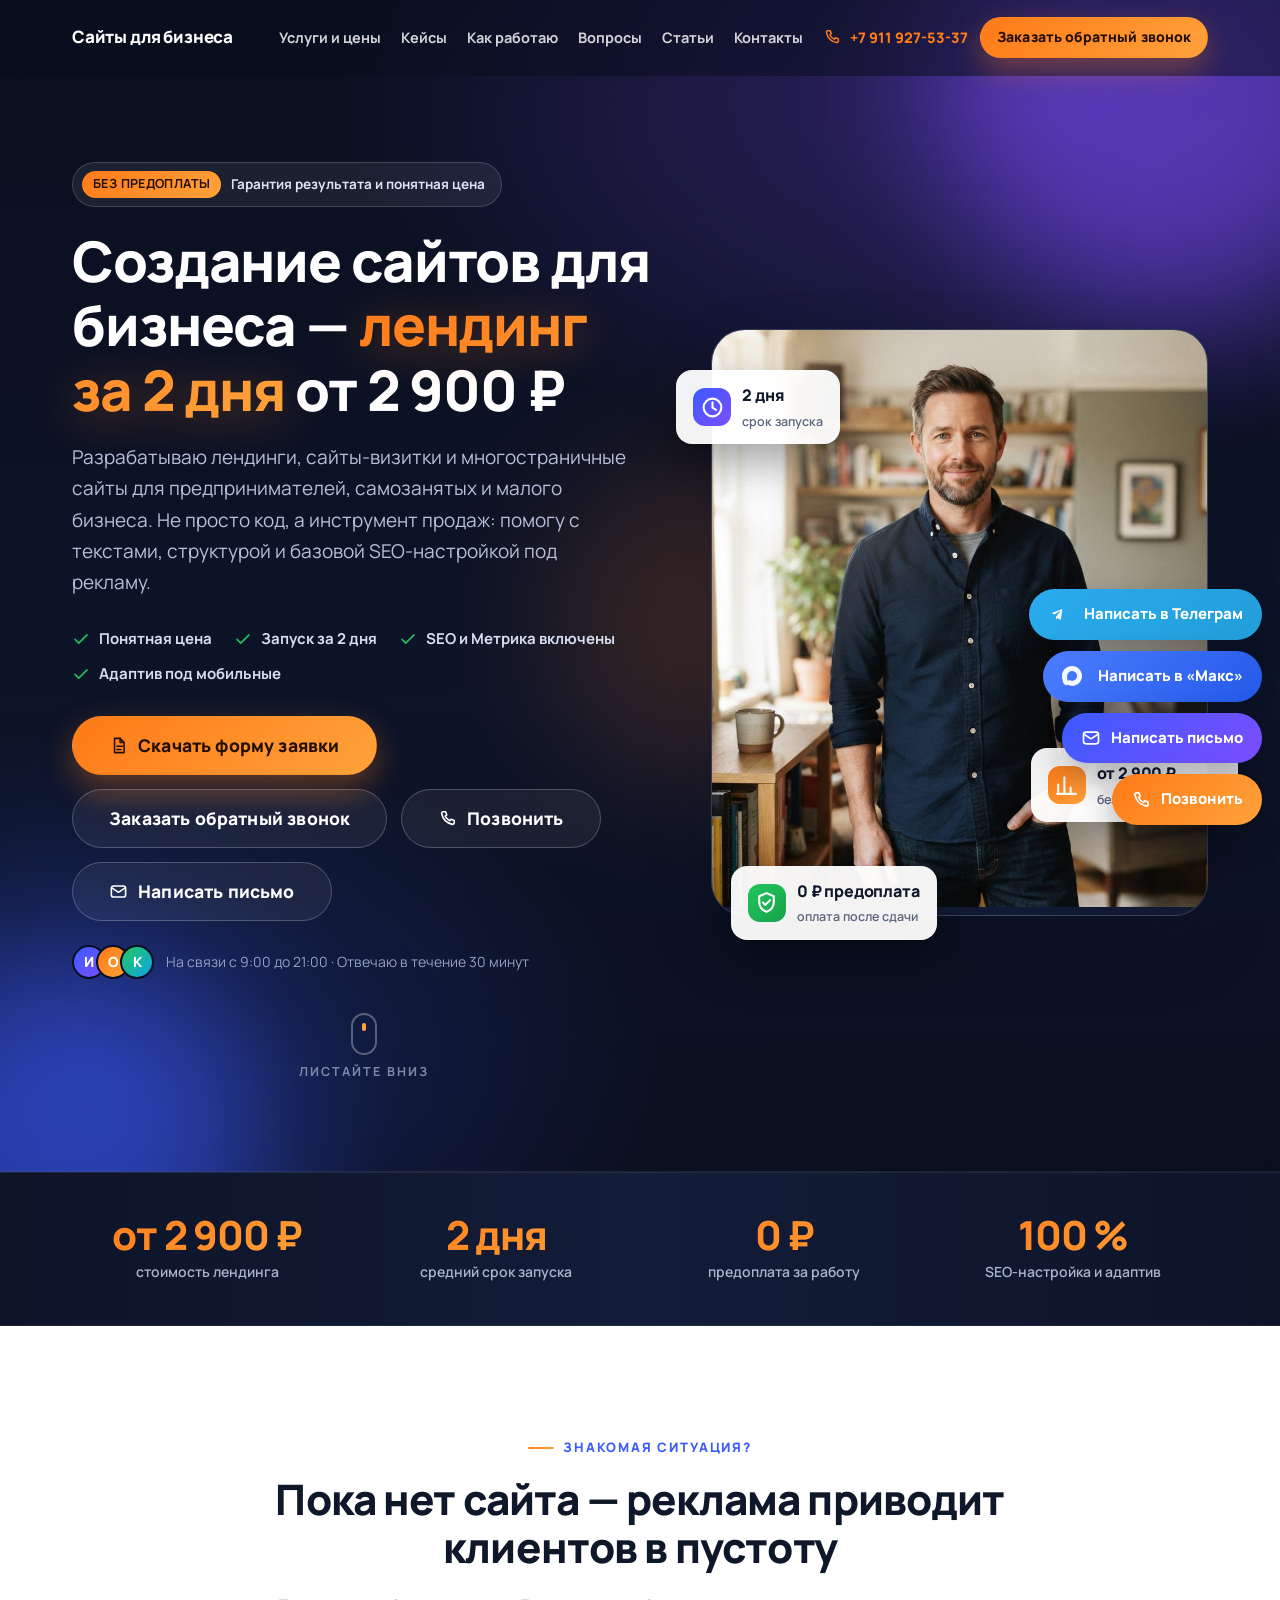
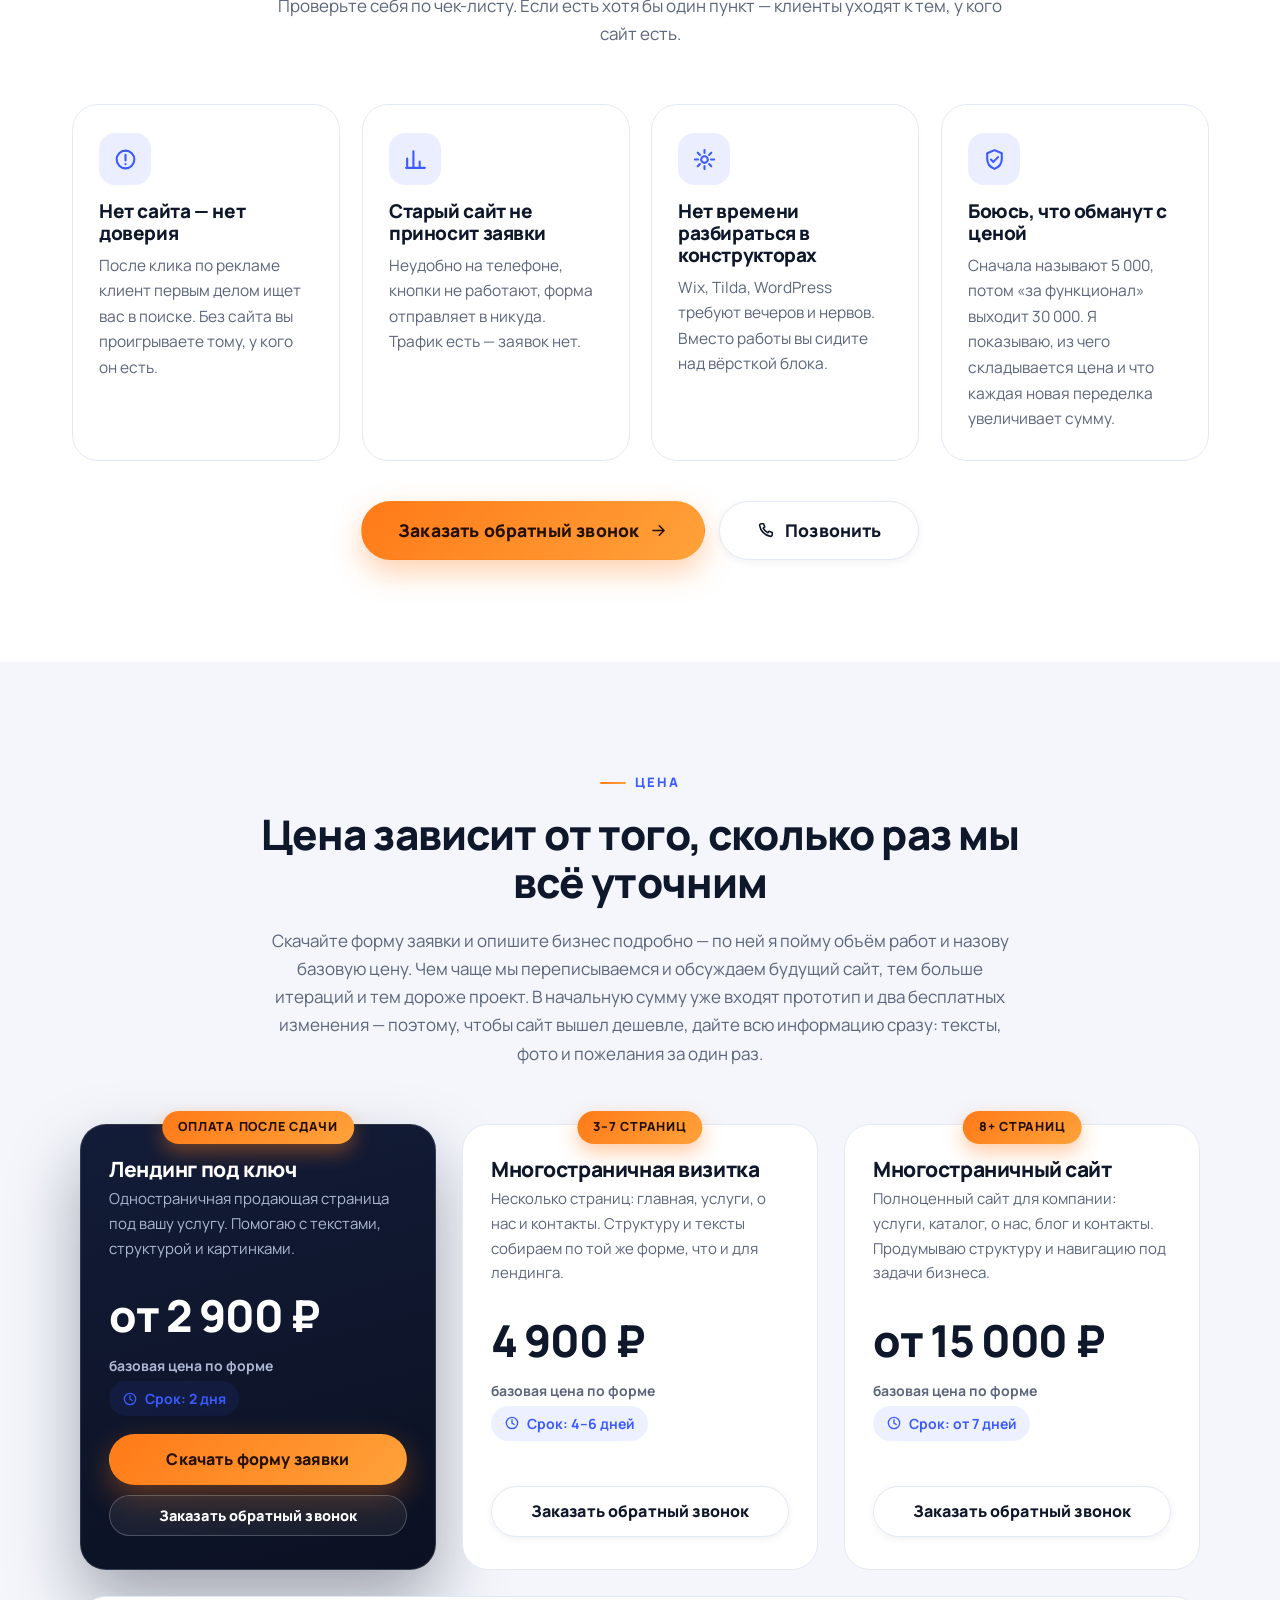
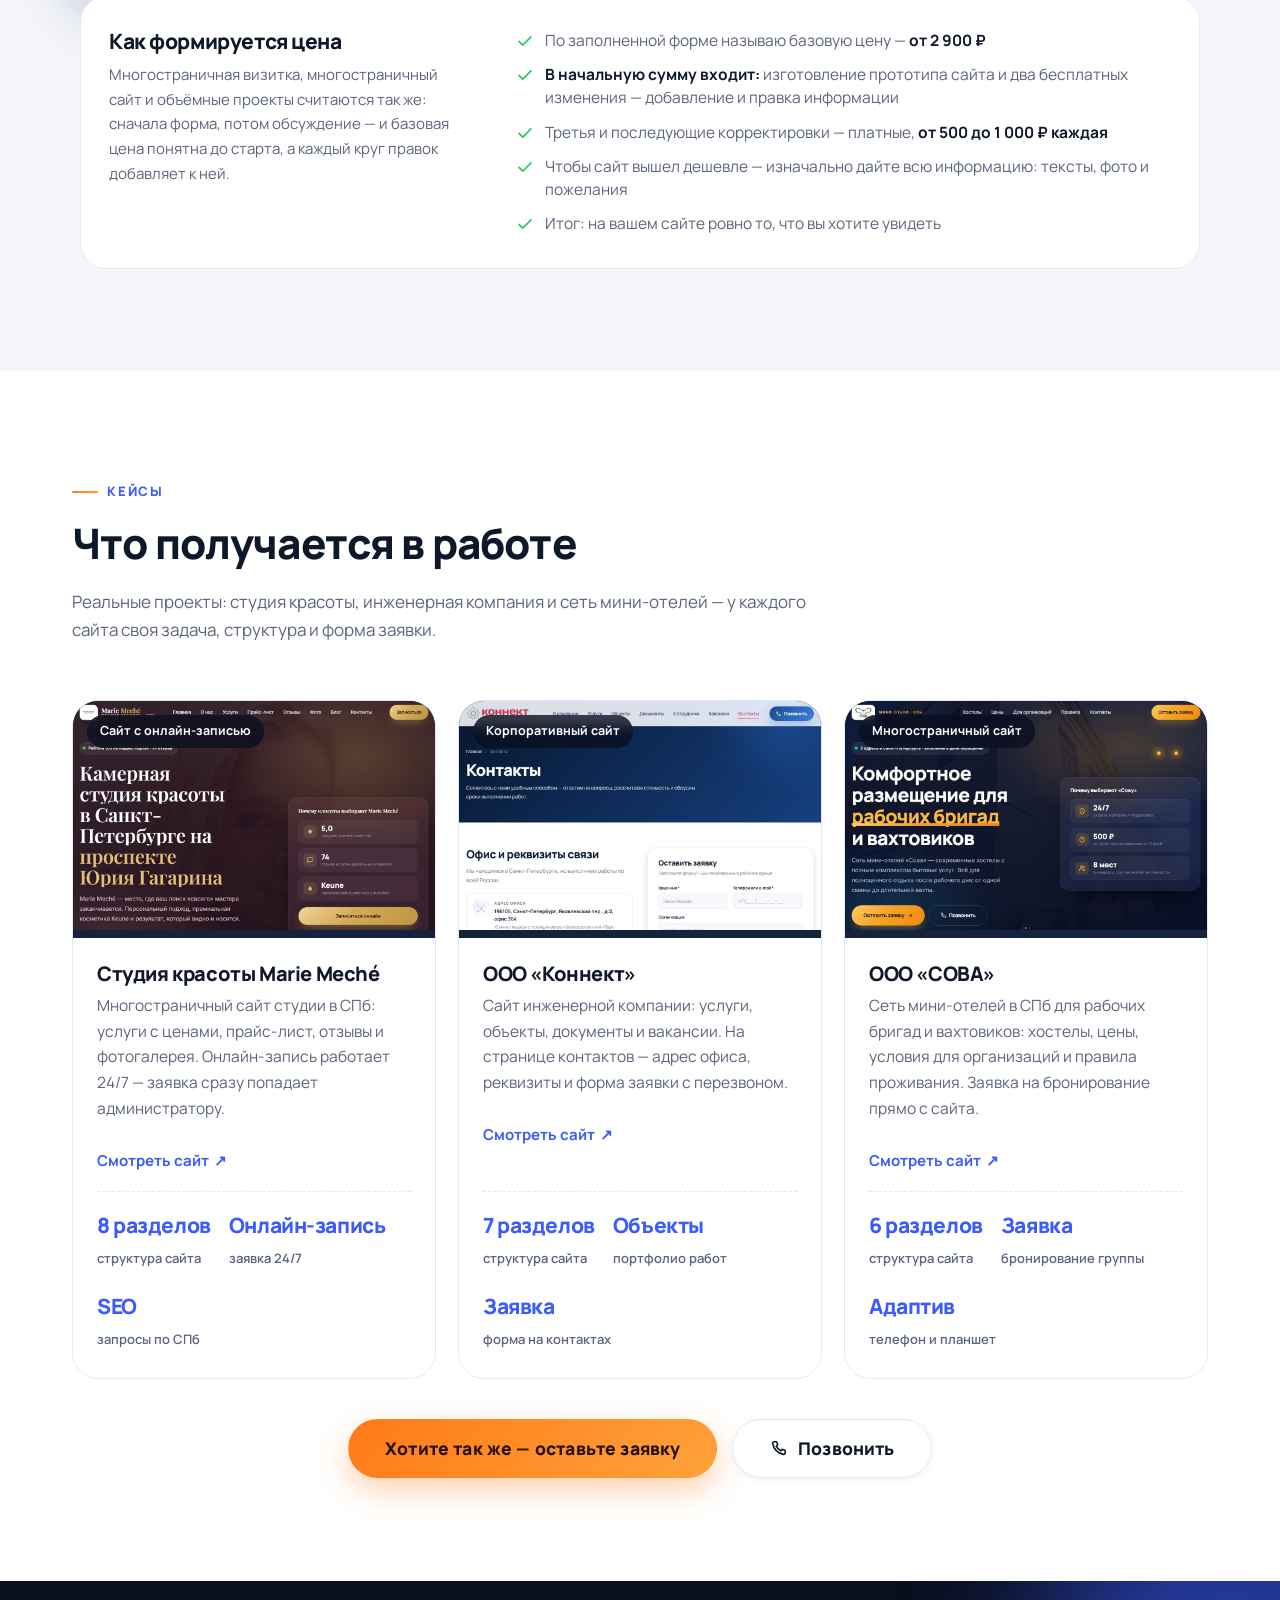
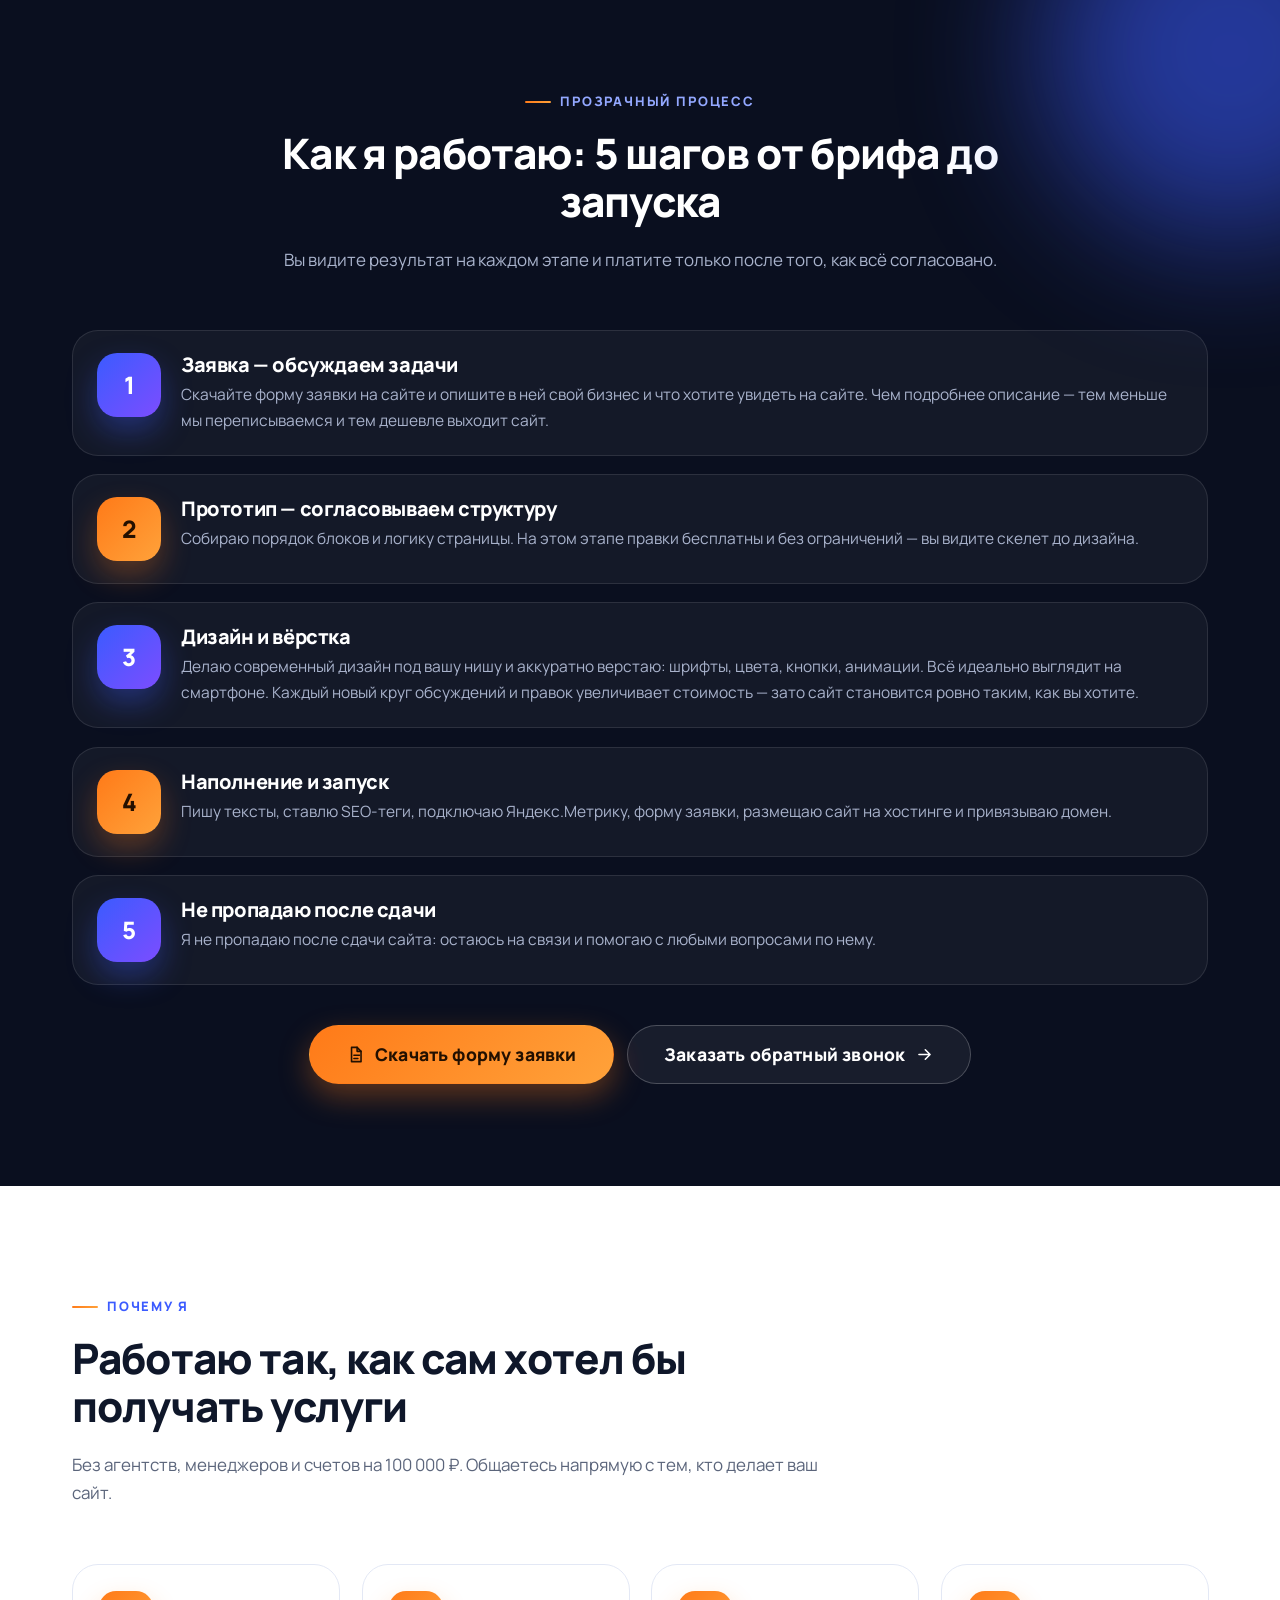
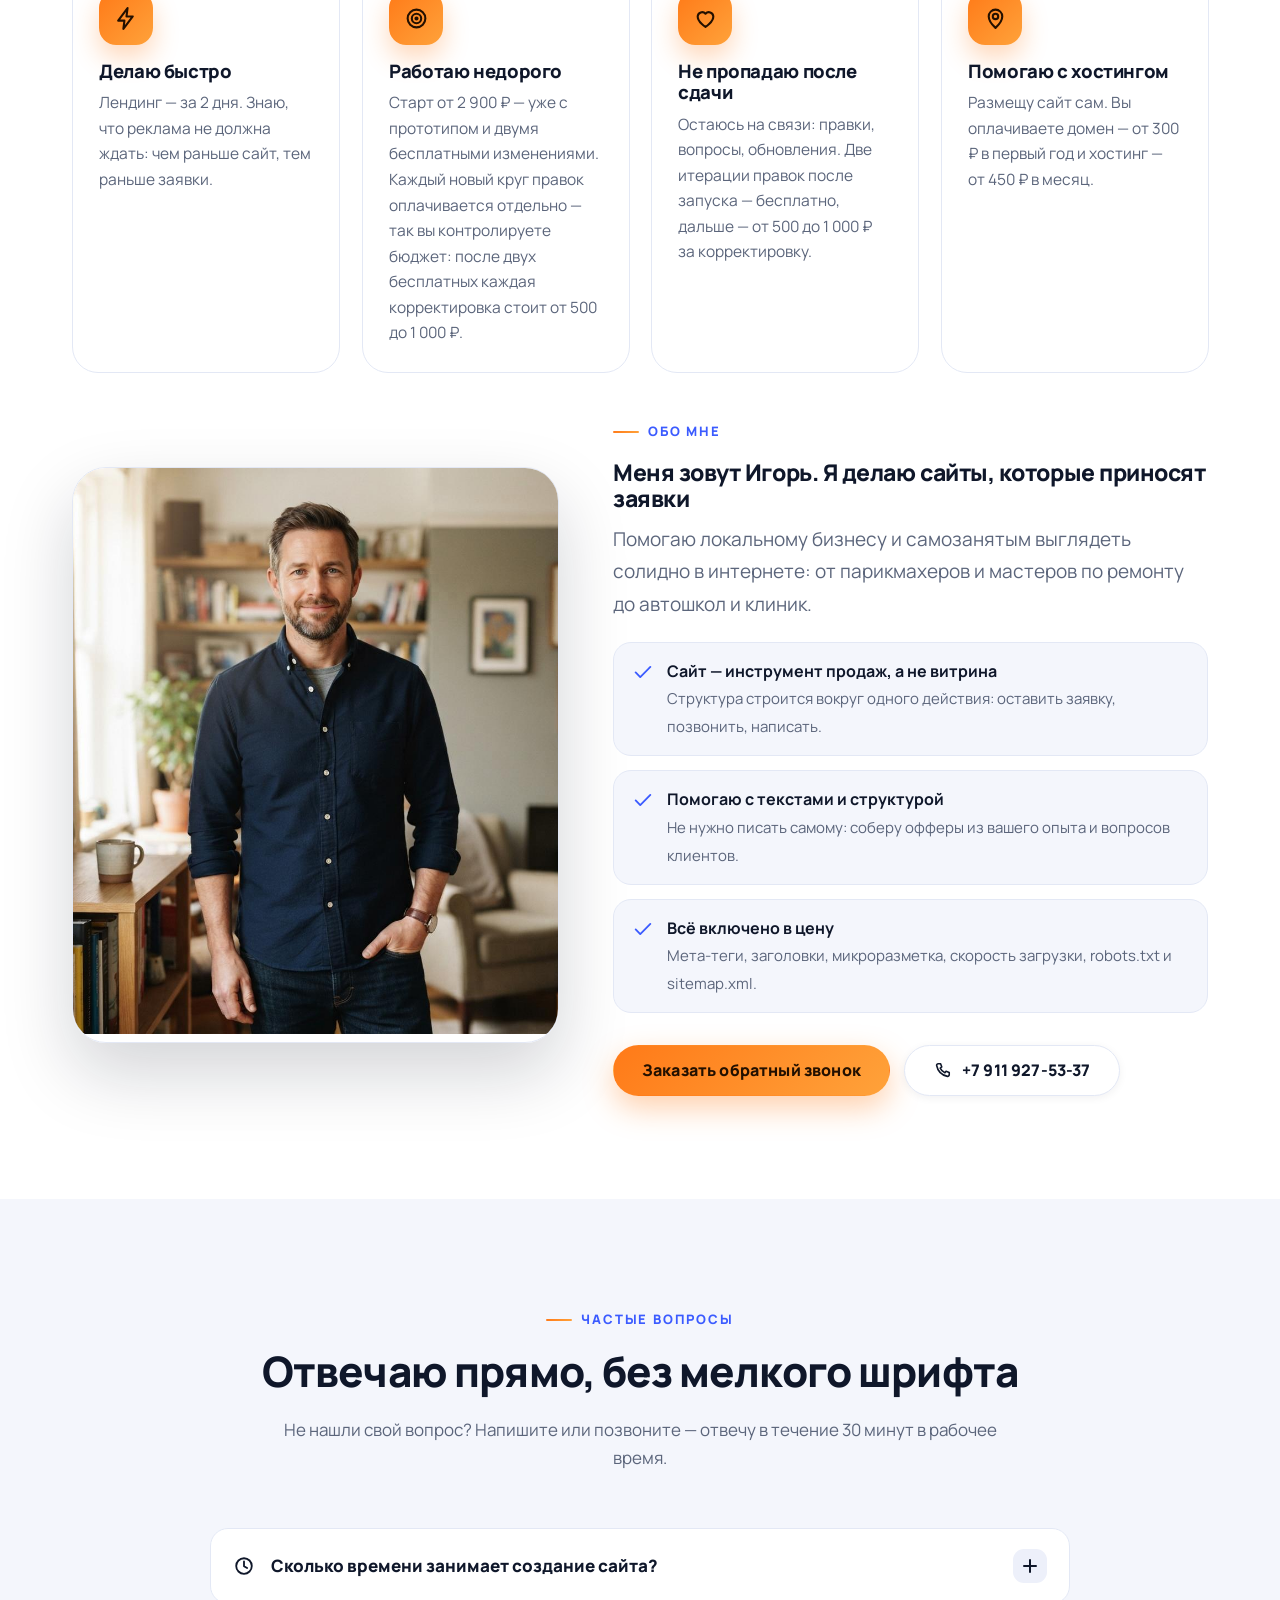
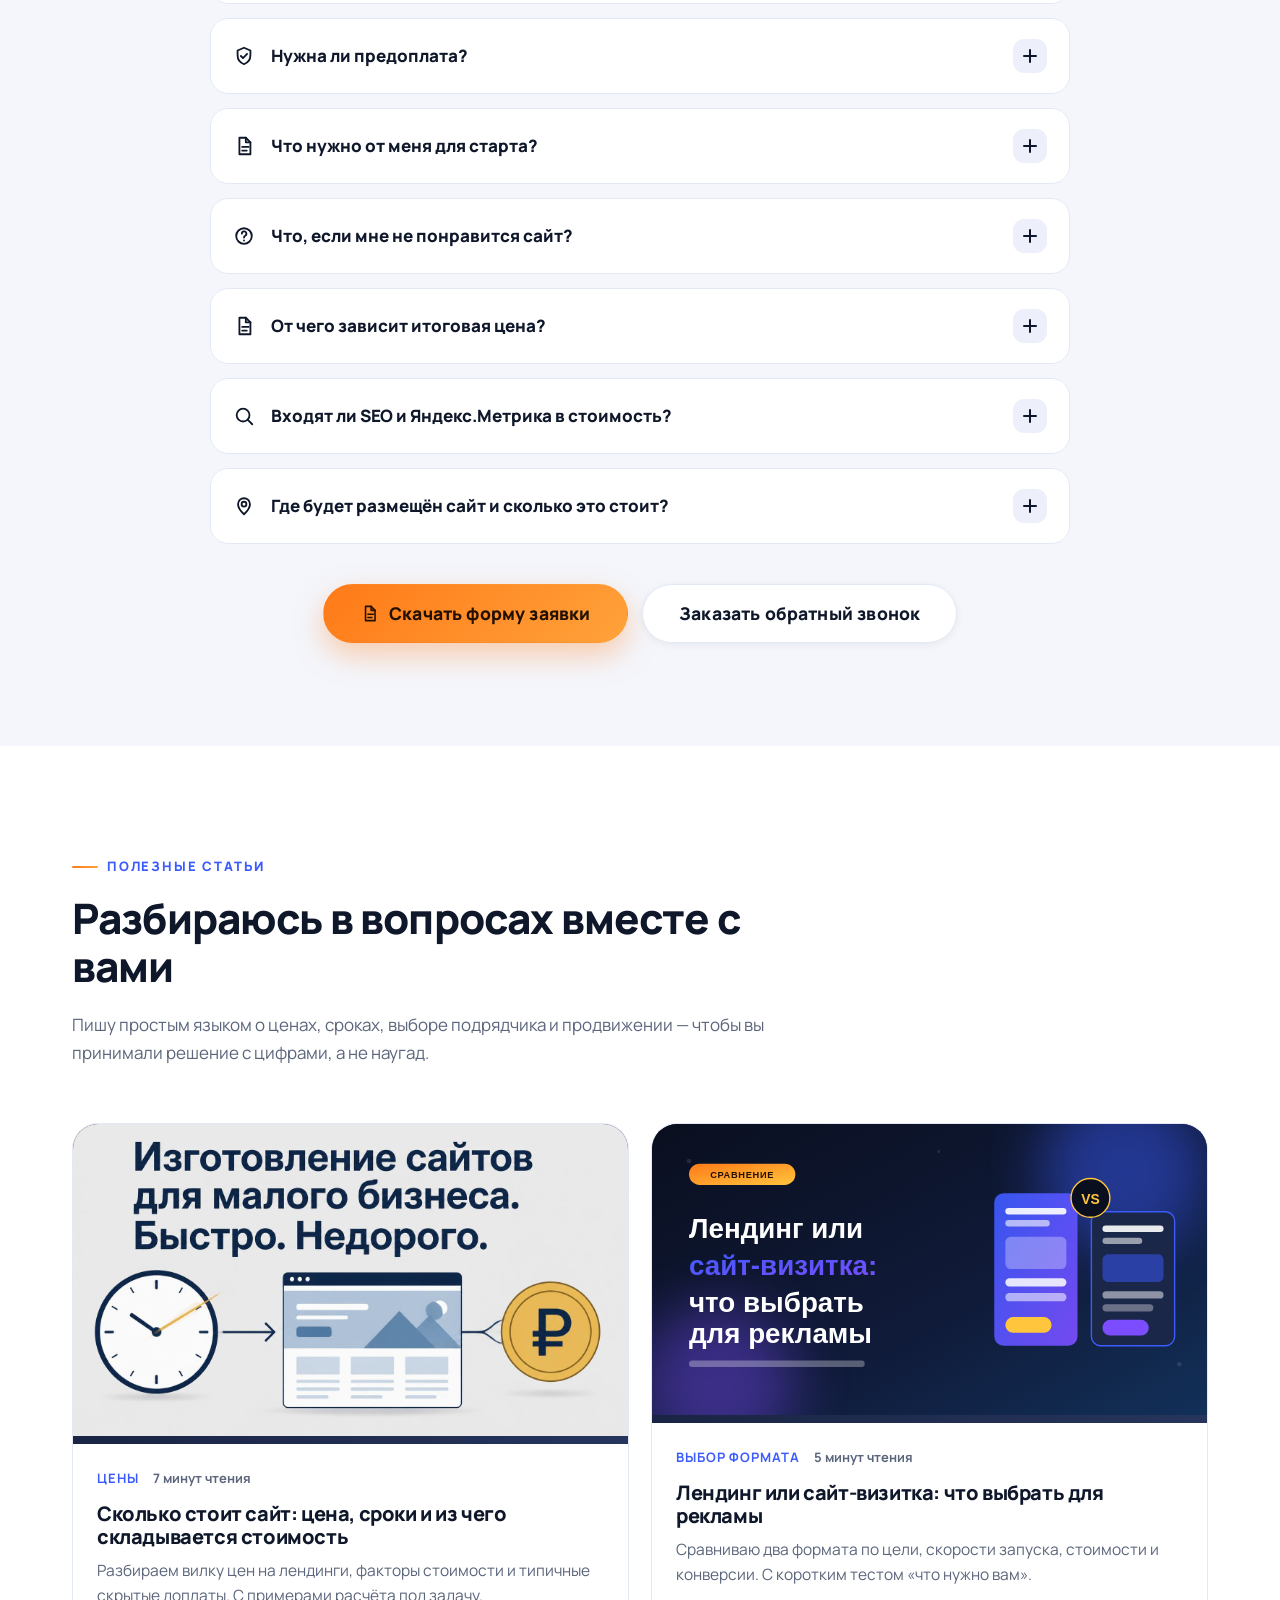
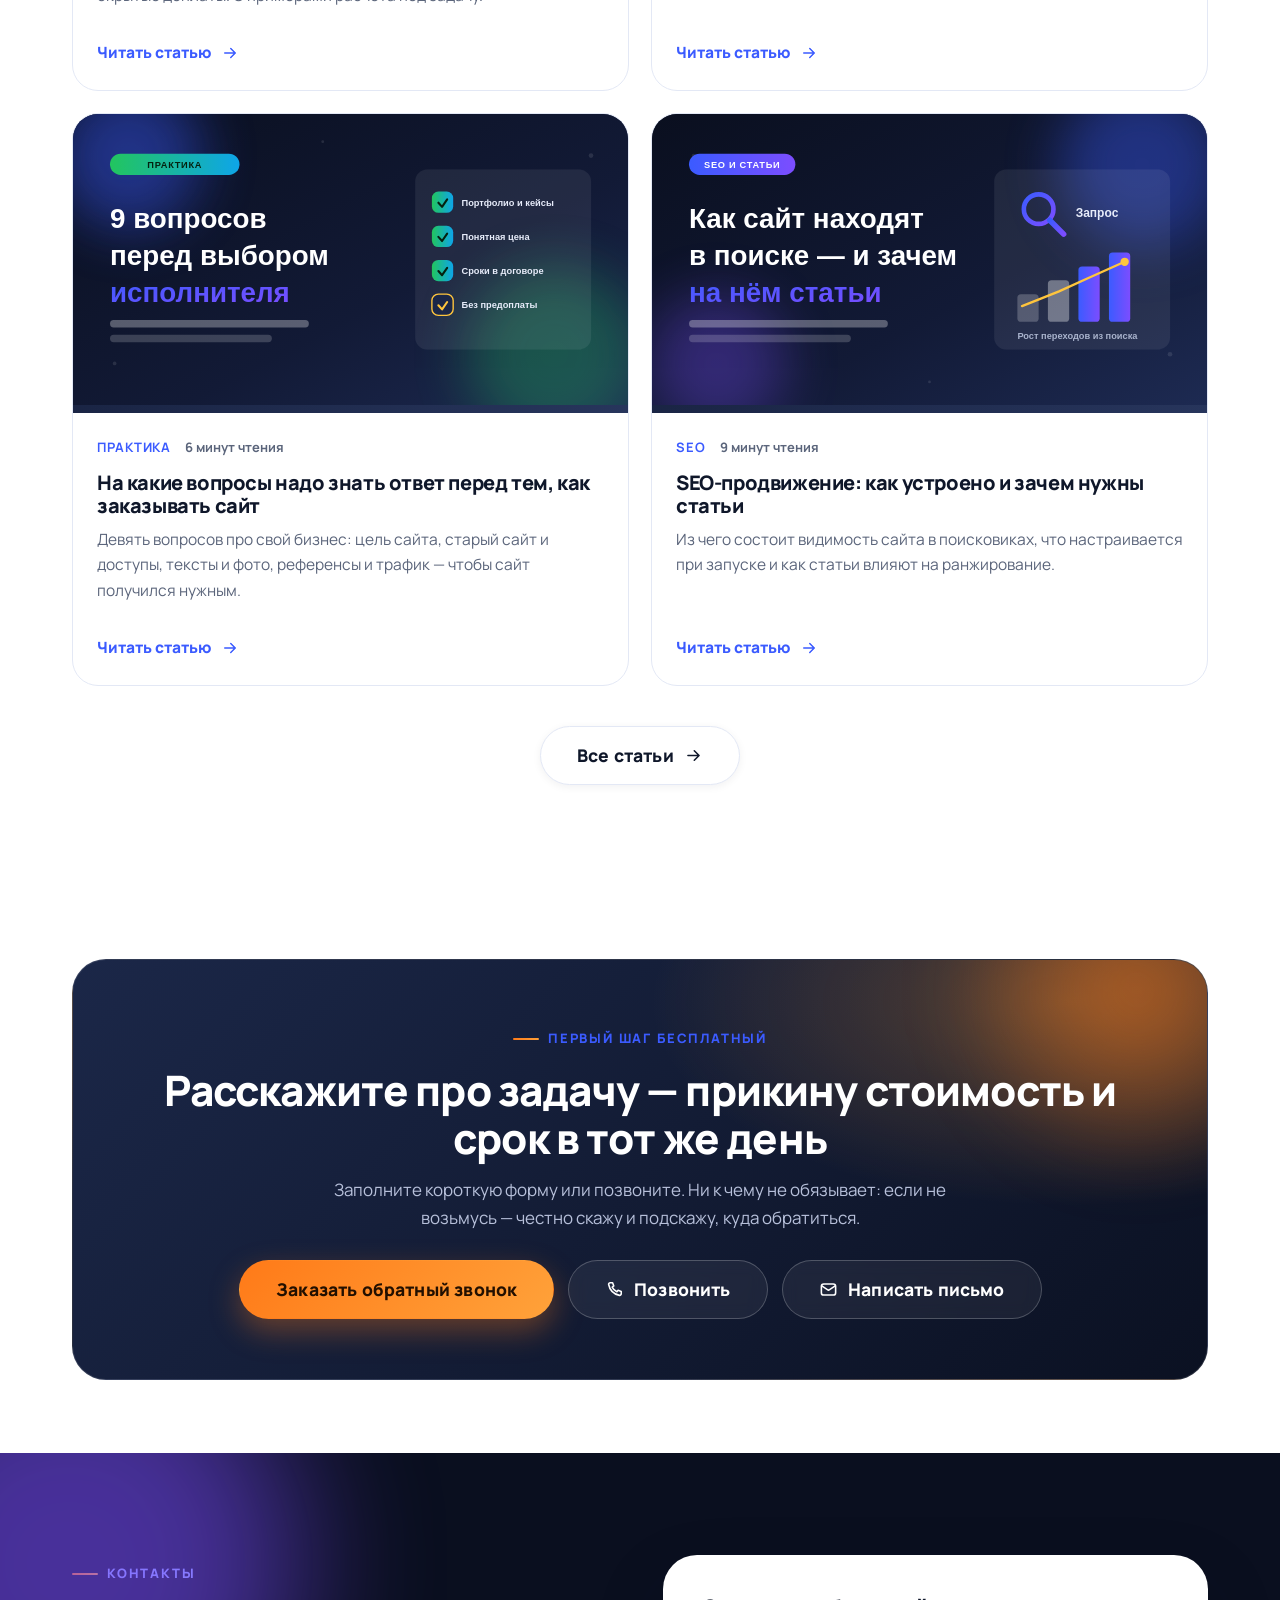
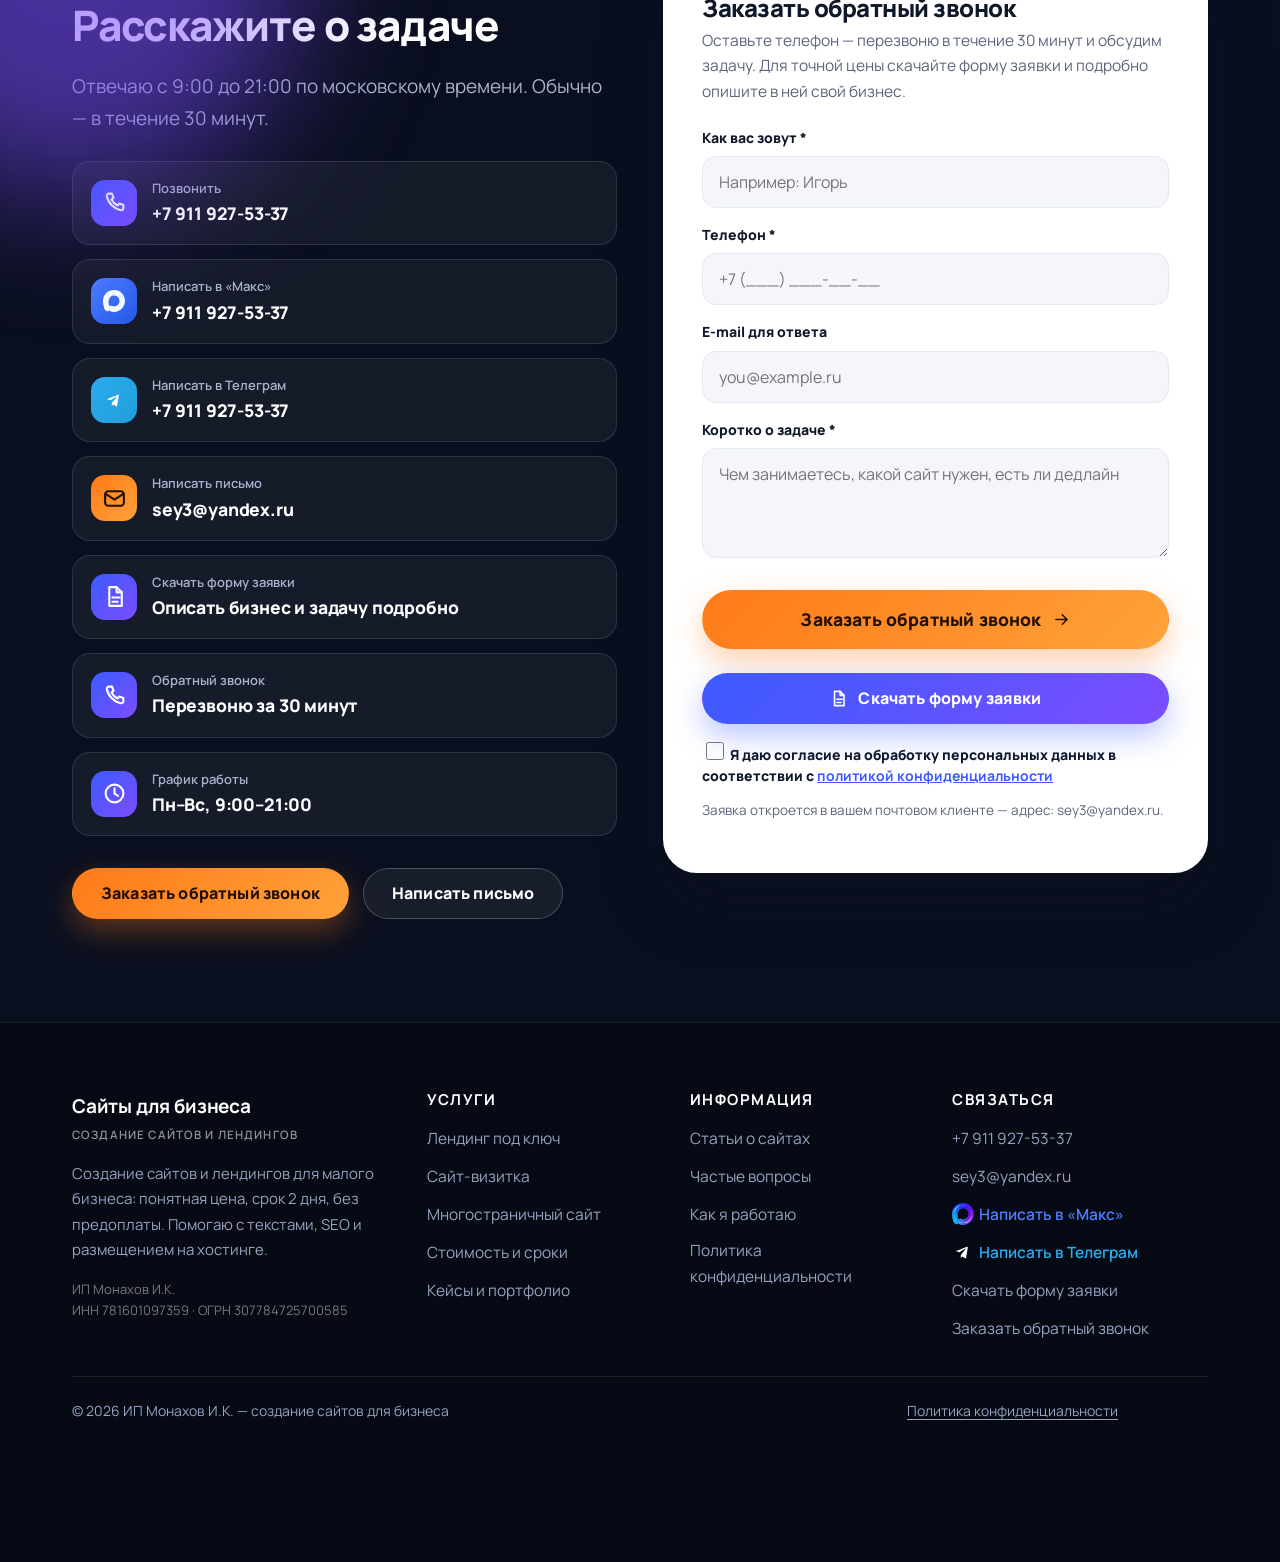
<file: index.html>
<!DOCTYPE html>
<html lang="ru">
<head>
  <meta charset="UTF-8">
  <meta name="viewport" content="width=device-width, initial-scale=1.0">

  <title>Создание сайтов и лендингов — запуск за 2 дня от 2 900 ₽ | Игорь</title>
  <meta name="description" content="Создание сайтов для малого бизнеса: лендинг за 2 дня от 2 900 ₽, сайт-визитка и многостраничный сайт от 15 000 ₽. Без предоплаты, SEO и Яндекс.Метрика. Телефон +7 911 927-53-37">
  <meta name="keywords" content="создание сайтов, сайт под рекламу, лендинг под ключ, заказать лендинг, сайт визитка для бизнеса, многостраничный сайт, корпоративный сайт, сайт для малого бизнеса, разработка сайта за 2 дня">
  <meta name="author" content="Игорь — создание сайтов для бизнеса">
  <meta name="robots" content="index, follow, max-image-preview:large">
  <meta name="theme-color" content="#0A0F1F">
  <link rel="canonical" href="https://system785.github.io/Landing-Site/">

  <!-- Open Graph / соцсети -->
  <meta property="og:type" content="website">
  <meta property="og:locale" content="ru_RU">
  <meta property="og:site_name" content="Игорь — сайты для бизнеса">
  <meta property="og:title" content="Создание сайтов и лендингов — запуск за 2 дня от 2 900 ₽">
  <meta property="og:description" content="Лендинг, сайт-визитка и многостраничный сайт для малого бизнеса: понятная цена, без предоплаты, базовое SEO и Яндекс.Метрика. Помогу с текстами и структурой.">
  <meta property="og:url" content="https://system785.github.io/Landing-Site/">
  <meta name="twitter:card" content="summary_large_image">
  <meta name="twitter:title" content="Создание сайтов и лендингов — запуск за 2 дня от 2 900 ₽">
  <meta name="twitter:description" content="Понятная цена, без предоплаты, SEO-настройка и адаптив под мобильные.">

  <link rel="icon" type="image/svg+xml" href="img/favicon.svg">
  <link rel="apple-touch-icon" href="img/favicon.svg">

  <link rel="preconnect" href="https://fonts.googleapis.com">
  <link rel="preconnect" href="https://fonts.gstatic.com" crossorigin>
  <link href="https://fonts.googleapis.com/css2?family=Manrope:wght@500;600;700;800&display=swap" rel="stylesheet">

  <link rel="stylesheet" href="css/style.css">

  <!-- Яндекс.Метрика: вставьте свой номер счётчика вместо XXXXXXXX и раскомментируйте -->
  <!--
  <script type="text/javascript">
    (function(m,e,t,r,i,k,a){m[i]=m[i]||function(){(m[i].a=m[i].a||[]).push(arguments)};
    m[i].l=1*new Date();for (var j = 0; j < document.scripts.length; j++) {if (document.scripts[j].src === r) { return; }}
    k=e.createElement(t),a=e.getElementsByTagName(t)[0],k.async=1,k.src=r,a.parentNode.insertBefore(k,a)})
    (window, document, 'script', 'https://mc.yandex.ru/metrika/tag.js', 'ym');
    ym(XXXXXXXX, 'init', {clickmap:true, trackLinks:true, accurateTrackBounce:true, webvisor:true});
  </script>
  <noscript><div><img src="https://mc.yandex.ru/watch/XXXXXXXX" style="position:absolute; left:-9999px;" alt="" /></div></noscript>
  -->

  <script type="application/ld+json">
  {
    "@context": "https://schema.org",
    "@type": "WebSite",
    "name": "Игорь — создание сайтов для бизнеса",
    "url": "https://system785.github.io/Landing-Site/",
    "inLanguage": "ru-RU",
    "description": "Лендинги, сайты-визитки и многостраничные сайты для малого бизнеса: запуск за 2 дня, понятная цена, без предоплаты."
  }
  </script>

  <script type="application/ld+json">
  {
    "@context": "https://schema.org",
    "@type": "ProfessionalService",
    "name": "Создание сайтов для бизнеса",
    "founder": "Игорь",
    "url": "https://system785.github.io/Landing-Site/",
    "telephone": "+7-911-927-53-37",
    "email": "sey3@yandex.ru",
    "priceRange": "от 2 900 ₽",
    "areaServed": "RU",
    "availableLanguage": "ru-RU",
    "makesOffer": [
      {"@type": "Offer", "name": "Лендинг (одностраничник)", "priceCurrency": "RUB", "price": "2900"},
      {"@type": "Offer", "name": "Многостраничная визитка", "priceCurrency": "RUB", "price": "4900"},
      {"@type": "Offer", "name": "Многостраничный сайт", "priceCurrency": "RUB", "price": "15000"},
      {"@type": "Offer", "name": "Лендинг Премиум с копирайтингом", "priceCurrency": "RUB", "price": "12900"}
    ]
  }
  </script>

  <script type="application/ld+json">
  {
    "@context": "https://schema.org",
    "@type": "FAQPage",
    "mainEntity": [
      {
        "@type": "Question",
        "name": "Сколько времени занимает создание сайта?",
        "acceptedAnswer": {"@type": "Answer", "text": "Лендинг готов за 2 дня после согласования брифа. Сайт-визитка с 3–7 страницами — за 4–6 дней, многостраничный сайт — от 7 дней."}
      },
      {
        "@type": "Question",
        "name": "Нужна ли предоплата?",
        "acceptedAnswer": {"@type": "Answer", "text": "Нет. Работаю без предоплаты: вы соглашаетесь со структурой и ценой, я делаю проект, а оплата — после сдачи и вашего согласия с результатом."}
      },
      {
        "@type": "Question",
        "name": "Что нужно от меня для старта?",
        "acceptedAnswer": {"@type": "Answer", "text": "Короткий бриф (5–10 минут), логотип при наличии, контакты и пожелания по тексту. Остальное — структура, тексты и вёрстка — беру на себя."}
      },
      {
        "@type": "Question",
        "name": "Что, если мне не понравится сайт?",
        "acceptedAnswer": {"@type": "Answer", "text": "На этапе прототипа правки вносятся бесплатно и без ограничений. После запуска — две бесплатные итерации правок: добавление и правка информации. Каждая следующая корректировка — от 500 до 1 000 ₽. Чтобы сайт вышел дешевле, опишите задачу подробно сразу."}
      },
      {
        "@type": "Question",
        "name": "Входит ли SEO в стоимость?",
        "acceptedAnswer": {"@type": "Answer", "text": "Да. Базовая SEO-настройка — мета-теги, заголовки H1–H3, микроразметка, файлы robots.txt и sitemap.xml, скорость загрузки — уже включены в цену."}
      },
      {
        "@type": "Question",
        "name": "Где будет размещён сайт?",
        "acceptedAnswer": {"@type": "Answer", "text": "Помогаю разместить сайт на хостинге и привязать домен. Вы оплачиваете домен — от 300 ₽ в первый год и хостинг — от 450 ₽ в месяц."}
      }
    ]
  }
  </script>
</head>
<body>

  <!-- Спрайт иконок -->
  <svg xmlns="http://www.w3.org/2000/svg" style="display:none" aria-hidden="true">
    <symbol id="i-check" viewBox="0 0 24 24"><path d="M4 12.5l5 5L20 6.5"/></symbol>
    <symbol id="i-phone" viewBox="0 0 24 24"><path d="M6.6 3.5h3l1.5 4-2 1.5a12 12 0 0 0 5.9 5.9l1.5-2 4 1.5v3a2 2 0 0 1-2.2 2A17.5 17.5 0 0 1 4.6 5.7 2 2 0 0 1 6.6 3.5z"/></symbol>
    <symbol id="i-mail" viewBox="0 0 24 24"><rect x="3" y="5" width="18" height="14" rx="3"/><path d="M3.5 7.5L12 13l8.5-5.5"/></symbol>
    <symbol id="i-clock" viewBox="0 0 24 24"><circle cx="12" cy="12" r="8.5"/><path d="M12 7v5.2l3.4 2"/></symbol>
    <symbol id="i-shield" viewBox="0 0 24 24"><path d="M12 3l7 3v5.2c0 4.9-3.4 8.4-7 9.8-3.6-1.4-7-4.9-7-9.8V6z"/><path d="M8.6 12l2.3 2.3 4.5-4.6"/></symbol>
    <symbol id="i-bolt" viewBox="0 0 24 24"><path d="M13 2L4 14h6l-1 8 9-12h-6z"/></symbol>
    <symbol id="i-chat" viewBox="0 0 24 24"><path d="M4 5.5h16v11H9.5L4.5 20.5V16.5H4z"/><path d="M8 10h8M8 13h5"/></symbol>
    <symbol id="i-chart" viewBox="0 0 24 24"><path d="M4 20V11M10 20V4M16 20v-6M21 20H3"/></symbol>
    <symbol id="i-arrow" viewBox="0 0 24 24"><path d="M5 12h13M13 6l6 6-6 6"/></symbol>
    <symbol id="i-target" viewBox="0 0 24 24"><circle cx="12" cy="12" r="8.5"/><circle cx="12" cy="12" r="4.5"/><circle cx="12" cy="12" r="1"/></symbol>
    <symbol id="i-doc" viewBox="0 0 24 24"><path d="M7 3h7l5 5v13H7z"/><path d="M14 3v5h5M10 13h7M10 17h5"/></symbol>
    <symbol id="i-users" viewBox="0 0 24 24"><circle cx="9" cy="8.5" r="3.5"/><path d="M3 19.5c0-3.3 2.7-5.5 6-5.5s6 2.2 6 5.5"/><path d="M16 5.6a3.5 3.5 0 0 1 0 6.8M17.5 14.6c2.1.7 3.5 2.6 3.5 4.9"/></symbol>
    <symbol id="i-mobile" viewBox="0 0 24 24"><rect x="7" y="2.5" width="10" height="19" rx="3"/><path d="M10.5 18.5h3"/></symbol>
    <symbol id="i-search" viewBox="0 0 24 24"><circle cx="11" cy="11" r="7"/><path d="M16.2 16.2L21 21"/></symbol>
    <symbol id="i-alert" viewBox="0 0 24 24"><circle cx="12" cy="12" r="8.5"/><path d="M12 7.5v5.5M12 16.3v.2"/></symbol>
    <symbol id="i-heart" viewBox="0 0 24 24"><path d="M12 20s-7.5-4.6-7.5-10A4.3 4.3 0 0 1 12 7.4 4.3 4.3 0 0 1 19.5 10c0 5.4-7.5 10-7.5 10z"/></symbol>
    <symbol id="i-gear" viewBox="0 0 24 24"><circle cx="12" cy="12" r="3.2"/><path d="M12 2.8v3M12 18.2v3M21.2 12h-3M5.8 12h-3M18.5 5.5l-2.1 2.1M7.6 16.4l-2.1 2.1M18.5 18.5l-2.1-2.1M7.6 7.6L5.5 5.5"/></symbol>
    <symbol id="i-question" viewBox="0 0 24 24"><circle cx="12" cy="12" r="8.5"/><path d="M9.6 9.4a2.5 2.5 0 1 1 3.6 2.3c-.8.4-1.2 1-1.2 1.9"/><path d="M12 16.7v.2"/></symbol>
    <symbol id="i-geo" viewBox="0 0 24 24"><path d="M12 21s6.5-6.1 6.5-11a6.5 6.5 0 1 0-13 0C5.5 14.9 12 21 12 21z"/><circle cx="12" cy="10" r="2.6"/></symbol>
  </svg>

  <div class="scroll-progress" aria-hidden="true"></div>
  <a class="skip-link" href="#main">Перейти к содержанию</a>

  <!-- ===================== ШАПКА ===================== -->
  <header class="header">
    <div class="header__inner">
      <a class="header__brand" href="index.html">Сайты для бизнеса</a>

      <nav class="nav" aria-label="Основная навигация">
        <a href="#services">Услуги и цены</a>
        <a href="#portfolio">Кейсы</a>
        <a href="#process">Как работаю</a>
        <a href="#faq">Вопросы</a>
        <a href="articles.html">Статьи</a>
        <a href="#contacts">Контакты</a>
      </nav>

      <div class="header__actions">
        <a class="link-phone" href="tel:+79119275337">
          <svg class="icon" aria-hidden="true"><use href="#i-phone"/></svg>+7 911 927-53-37
        </a>
        <a class="btn btn--cta btn--sm" href="#form" data-modal-open>Заказать обратный звонок</a>
        <button class="burger" type="button" aria-label="Открыть меню" aria-expanded="false">
          <span></span><span></span><span></span>
        </button>
      </div>
    </div>
  </header>

  <!-- Мобильное меню -->
  <div class="mobile-menu">
    <a class="m-link" href="#services">Услуги и цены</a>
    <a class="m-link" href="#portfolio">Кейсы</a>
    <a class="m-link" href="#process">Как я работаю</a>
    <a class="m-link" href="#trust">Почему я</a>
    <a class="m-link" href="#faq">Частые вопросы</a>
    <a class="m-link" href="articles.html">Статьи</a>
    <a class="m-link" href="#contacts">Контакты</a>
    <div class="m-contacts">
      <a href="tel:+79119275337"><svg class="icon" aria-hidden="true"><use href="#i-phone"/></svg>+7 911 927-53-37</a>
      <a href="mailto:sey3@yandex.ru"><svg class="icon" aria-hidden="true"><use href="#i-mail"/></svg>sey3@yandex.ru</a>
      <a class="btn btn--cta" href="#form" data-modal-open>Заказать обратный звонок</a>
    </div>
  </div>

  <main id="main">

    <!-- ===================== ПЕРВЫЙ ЭКРАН ===================== -->
    <section class="hero" id="hero">
      <div class="blob blob--1" aria-hidden="true"></div>
      <div class="blob blob--2" aria-hidden="true"></div>
      <div class="blob blob--3" aria-hidden="true"></div>

      <div class="container">
        <div class="hero__grid">
          <div class="hero__content">
            <div class="hero__badge reveal"><b>БЕЗ ПРЕДОПЛАТЫ</b> Гарантия результата и понятная цена</div>

            <h1 class="reveal" style="--d:.05s">
              Создание сайтов для бизнеса — <span class="text-grad">лендинг за 2 дня</span> от 2&nbsp;900&nbsp;₽
            </h1>

            <p class="hero__sub reveal" style="--d:.12s">
              Разрабатываю лендинги, сайты-визитки и многостраничные сайты для предпринимателей, самозанятых и малого бизнеса.
              Не просто код, а инструмент продаж: помогу с текстами, структурой и базовой SEO-настройкой
              под рекламу.
            </p>

            <ul class="hero__points reveal" style="--d:.18s">
              <li><svg class="icon" aria-hidden="true"><use href="#i-check"/></svg> Понятная цена</li>
              <li><svg class="icon" aria-hidden="true"><use href="#i-check"/></svg> Запуск за 2 дня</li>
              <li><svg class="icon" aria-hidden="true"><use href="#i-check"/></svg> SEO и Метрика включены</li>
              <li><svg class="icon" aria-hidden="true"><use href="#i-check"/></svg> Адаптив под мобильные</li>
            </ul>

            <div class="btn-row reveal" style="--d:.24s">
              <a class="btn btn--cta btn--lg" href="files/forma-zayavki.docx" download>
                <svg class="icon" aria-hidden="true"><use href="#i-doc"/></svg>
                Скачать форму заявки
              </a>
              <a class="btn btn--ghost btn--lg" href="#form" data-modal-open>
                Заказать обратный звонок
              </a>
              <a class="btn btn--ghost btn--lg" href="tel:+79119275337">
                <svg class="icon" aria-hidden="true"><use href="#i-phone"/></svg>
                Позвонить
              </a>
              <a class="btn btn--ghost btn--lg" href="mailto:sey3@yandex.ru?subject=%D0%A1%D0%BE%D0%B7%D0%B4%D0%B0%D0%BD%D0%B8%D0%B5%20%D1%81%D0%B0%D0%B9%D1%82%D0%B0">
                <svg class="icon" aria-hidden="true"><use href="#i-mail"/></svg>
                Написать письмо
              </a>
            </div>

            <div class="hero__note reveal" style="--d:.3s">
              <span class="hero__avatars" aria-hidden="true"><span>И</span><span>О</span><span>К</span></span>
              На связи с 9:00 до 21:00 · Отвечаю в течение 30 минут
            </div>

            <div class="scroll-hint" aria-hidden="true"><i></i>Листайте вниз</div>
          </div>

          <div class="hero__visual reveal from-right" style="--d:.15s">
            <div class="portrait">
              <img src="img/portrait.jpg" width="1024" height="1024"
                   alt="Портрет Игоря — разработчика сайтов для бизнеса">
            </div>

            <div class="float-card float-card--1">
              <i><svg class="icon" aria-hidden="true"><use href="#i-clock"/></svg></i>
              <span><b>2 дня</b><small>срок запуска</small></span>
            </div>
            <div class="float-card float-card--2">
              <i><svg class="icon" aria-hidden="true"><use href="#i-chart"/></svg></i>
              <span><b>от 2&nbsp;900&nbsp;₽</b><small>без скрытых доплат</small></span>
            </div>
            <div class="float-card float-card--3">
              <i><svg class="icon" aria-hidden="true"><use href="#i-shield"/></svg></i>
              <span><b>0 ₽ предоплата</b><small>оплата после сдачи</small></span>
            </div>
          </div>
        </div>
      </div>
    </section>

    <!-- ===================== ЦИФРЫ ===================== -->
    <section class="stats" aria-label="Ключевые преимущества в цифрах">
      <div class="container">
        <div class="stats__grid">
          <div class="stat reveal"><b data-count="2900" data-prefix="от&nbsp;" data-suffix="&nbsp;₽">от 2 900 ₽</b><span>стоимость лендинга</span></div>
          <div class="stat reveal" style="--d:.1s"><b data-count="2" data-suffix=" дня">2 дня</b><span>средний срок запуска</span></div>
          <div class="stat reveal" style="--d:.2s"><b data-count="0" data-suffix="&nbsp;₽">0&nbsp;₽</b><span>предоплата за работу</span></div>
          <div class="stat reveal" style="--d:.3s"><b data-count="100" data-suffix="&nbsp;%">100&nbsp;%</b><span>SEO-настройка и адаптив</span></div>
        </div>
      </div>
    </section>

    <!-- ===================== ПРОБЛЕМЫ ===================== -->
    <section class="section" id="problems">
      <div class="container">
        <div class="section-head center reveal">
          <span class="eyebrow">Знакомая ситуация?</span>
          <h2>Пока нет сайта — реклама приводит клиентов в пустоту</h2>
          <p>Проверьте себя по чек-листу. Если есть хотя бы один пункт — клиенты уходят к тем, у кого сайт есть.</p>
        </div>

        <div class="grid grid-4">
          <article class="pain reveal">
            <i><svg class="icon" aria-hidden="true"><use href="#i-alert"/></svg></i>
            <h3>Нет сайта — нет доверия</h3>
            <p>После клика по рекламе клиент первым делом ищет вас в поиске. Без сайта вы проигрываете тому, у кого он есть.</p>
          </article>

          <article class="pain reveal" style="--d:.1s">
            <i><svg class="icon" aria-hidden="true"><use href="#i-chart"/></svg></i>
            <h3>Старый сайт не приносит заявки</h3>
            <p>Неудобно на телефоне, кнопки не работают, форма отправляет в никуда. Трафик есть — заявок нет.</p>
          </article>

          <article class="pain reveal" style="--d:.2s">
            <i><svg class="icon" aria-hidden="true"><use href="#i-gear"/></svg></i>
            <h3>Нет времени разбираться в конструкторах</h3>
            <p>Wix, Tilda, WordPress требуют вечеров и нервов. Вместо работы вы сидите над вёрсткой блока.</p>
          </article>

          <article class="pain reveal" style="--d:.3s">
            <i><svg class="icon" aria-hidden="true"><use href="#i-shield"/></svg></i>
            <h3>Боюсь, что обманут с ценой</h3>
            <p>Сначала называют 5 000, потом «за функционал» выходит 30 000. Я показываю, из чего складывается цена и что каждая новая переделка увеличивает сумму.</p>
          </article>
        </div>

        <div class="btn-row center mt-40 reveal">
          <a class="btn btn--cta btn--lg" href="#form" data-modal-open>
            Заказать обратный звонок
            <svg class="icon" aria-hidden="true"><use href="#i-arrow"/></svg>
          </a>
          <a class="btn btn--outline btn--lg" href="tel:+79119275337">
            <svg class="icon" aria-hidden="true"><use href="#i-phone"/></svg> Позвонить
          </a>
        </div>
      </div>
    </section>

    <!-- ===================== ЦЕНА ===================== -->
    <section class="section section--tint" id="services">
      <div class="container">
        <div class="section-head center reveal">
          <span class="eyebrow">Цена</span>
          <h2>Цена зависит от того, сколько раз мы всё уточним</h2>
          <p>Скачайте форму заявки и опишите бизнес подробно — по ней я пойму объём работ и назову базовую цену.
            Чем чаще мы переписываемся и обсуждаем будущий сайт, тем больше итераций и тем дороже проект.
            В начальную сумму уже входят прототип и два бесплатных изменения — поэтому, чтобы сайт вышел дешевле,
            дайте всю информацию сразу: тексты, фото и пожелания за один раз.</p>
        </div>

        <div class="price-single reveal">
          <article class="price-card price-card--dark">
            <span class="price-card__tag">Оплата после сдачи</span>
            <h3>Лендинг под ключ</h3>
            <p class="price-card__desc">Одностраничная продающая страница под вашу услугу. Помогаю с текстами, структурой и картинками.</p>
            <div class="price-card__sum"><b>от 2&nbsp;900&nbsp;₽</b><span>базовая цена по форме</span></div>
            <span class="price-card__term"><svg class="icon" aria-hidden="true"><use href="#i-clock"/></svg> Срок: 2 дня</span>
            <div class="price-card__foot">
              <a class="btn btn--cta btn--block" href="files/forma-zayavki.docx" download>Скачать форму заявки</a>
              <a class="btn btn--ghost btn--block btn--sm" href="#form" data-modal-open>Заказать обратный звонок</a>
            </div>
          </article>

          <article class="price-card">
            <span class="price-card__tag">3–7 страниц</span>
            <h3>Многостраничная визитка</h3>
            <p class="price-card__desc">Несколько страниц: главная, услуги, о нас и контакты. Структуру и тексты
              собираем по той же форме, что и для лендинга.</p>
            <div class="price-card__sum"><b>4&nbsp;900&nbsp;₽</b><span>базовая цена по форме</span></div>
            <span class="price-card__term"><svg class="icon" aria-hidden="true"><use href="#i-clock"/></svg> Срок: 4–6 дней</span>
            <div class="price-card__foot">
              <a class="btn btn--outline btn--block" href="#form" data-modal-open>Заказать обратный звонок</a>
            </div>
          </article>

          <article class="price-card">
            <span class="price-card__tag">8+ страниц</span>
            <h3>Многостраничный сайт</h3>
            <p class="price-card__desc">Полноценный сайт для компании: услуги, каталог, о нас, блог и контакты.
              Продумываю структуру и навигацию под задачи бизнеса.</p>
            <div class="price-card__sum"><b>от 15&nbsp;000&nbsp;₽</b><span>базовая цена по форме</span></div>
            <span class="price-card__term"><svg class="icon" aria-hidden="true"><use href="#i-clock"/></svg> Срок: от 7 дней</span>
            <div class="price-card__foot">
              <a class="btn btn--outline btn--block" href="#form" data-modal-open>Заказать обратный звонок</a>
            </div>
          </article>

          <article class="price-card price-card--wide">
            <h3>Как формируется цена</h3>
            <ul>
              <li><svg class="icon" aria-hidden="true"><use href="#i-check"/></svg><span>По заполненной форме называю базовую цену — <b>от 2&nbsp;900&nbsp;₽</b></span></li>
              <li><svg class="icon" aria-hidden="true"><use href="#i-check"/></svg><span><b>В начальную сумму входит:</b> изготовление прототипа сайта и два бесплатных изменения — добавление и правка информации</span></li>
              <li><svg class="icon" aria-hidden="true"><use href="#i-check"/></svg><span>Третья и последующие корректировки — платные, <b>от 500 до 1&nbsp;000&nbsp;₽ каждая</b></span></li>
              <li><svg class="icon" aria-hidden="true"><use href="#i-check"/></svg><span>Чтобы сайт вышел дешевле — изначально дайте всю информацию: тексты, фото и пожелания</span></li>
              <li><svg class="icon" aria-hidden="true"><use href="#i-check"/></svg><span>Итог: на вашем сайте ровно то, что вы хотите увидеть</span></li>
            </ul>
            <p class="price-card__desc">Многостраничная визитка, многостраничный сайт и объёмные проекты считаются так же:
              сначала форма, потом обсуждение — и базовая цена понятна до старта, а каждый круг правок добавляет к ней.</p>
          </article>
        </div>
      </div>
    </section>

    <!-- ===================== ПОРТФОЛИО ===================== -->
    <section class="section" id="portfolio">
      <div class="container">
        <div class="section-head reveal">
          <span class="eyebrow">Кейсы</span>
          <h2>Что получается в работе</h2>
          <p>Реальные проекты: студия красоты, инженерная компания и сеть мини-отелей — у каждого сайта своя задача, структура и форма заявки.</p>
        </div>

        <div class="grid grid-3">
          <article class="case reveal">
            <div class="case__img">
              <a href="https://system785.github.io/marie-meche/index.html" target="_blank" rel="noopener" tabindex="-1" aria-hidden="true">
                <img src="img/case-marie.jpg" width="1200" height="760" loading="lazy"
                     alt="Сайт студии красоты Marie Meché: услуги, цены и онлайн-запись">
              </a>
              <span class="case__badge">Сайт с онлайн-записью</span>
            </div>
            <div class="case__body">
              <h3><a class="case__title" href="https://system785.github.io/marie-meche/index.html" target="_blank" rel="noopener">Студия красоты Marie Meché</a></h3>
              <p>Многостраничный сайт студии в СПб: услуги с ценами, прайс-лист, отзывы и фотогалерея. Онлайн-запись работает 24/7 — заявка сразу попадает администратору.</p>
              <a class="case__link" href="https://system785.github.io/marie-meche/index.html" target="_blank" rel="noopener">Смотреть сайт <span aria-hidden="true">↗</span></a>
              <div class="case__metrics">
                <div><b>8 разделов</b><span>структура сайта</span></div>
                <div><b>Онлайн-запись</b><span>заявка 24/7</span></div>
                <div><b>SEO</b><span>запросы по СПб</span></div>
              </div>
            </div>
          </article>

          <article class="case reveal" style="--d:.12s">
            <div class="case__img">
              <a href="https://system785.github.io/connekt/index.html" target="_blank" rel="noopener" tabindex="-1" aria-hidden="true">
                <img src="img/case-connekt.jpg" width="1200" height="760" loading="lazy"
                     alt="Страница контактов корпоративного сайта ООО «Коннект»: адрес, телефон и форма заявки">
              </a>
              <span class="case__badge">Корпоративный сайт</span>
            </div>
            <div class="case__body">
              <h3><a class="case__title" href="https://system785.github.io/connekt/index.html" target="_blank" rel="noopener">ООО «Коннект»</a></h3>
              <p>Сайт инженерной компании: услуги, объекты, документы и вакансии. На странице контактов — адрес офиса, реквизиты и форма заявки с перезвоном.</p>
              <a class="case__link" href="https://system785.github.io/connekt/index.html" target="_blank" rel="noopener">Смотреть сайт <span aria-hidden="true">↗</span></a>
              <div class="case__metrics">
                <div><b>7 разделов</b><span>структура сайта</span></div>
                <div><b>Объекты</b><span>портфолио работ</span></div>
                <div><b>Заявка</b><span>форма на контактах</span></div>
              </div>
            </div>
          </article>

          <article class="case reveal" style="--d:.24s">
            <div class="case__img">
              <a href="https://system785.github.io/sova-hostels/index.html" target="_blank" rel="noopener" tabindex="-1" aria-hidden="true">
                <img src="img/case-sova.jpg" width="1200" height="760" loading="lazy"
                     alt="Сайт сети мини-отелей «СОВА»: размещение рабочих бригад и заявка на бронирование">
              </a>
              <span class="case__badge">Многостраничный сайт</span>
            </div>
            <div class="case__body">
              <h3><a class="case__title" href="https://system785.github.io/sova-hostels/index.html" target="_blank" rel="noopener">ООО «СОВА»</a></h3>
              <p>Сеть мини-отелей в СПб для рабочих бригад и вахтовиков: хостелы, цены, условия для организаций и правила проживания. Заявка на бронирование прямо с сайта.</p>
              <a class="case__link" href="https://system785.github.io/sova-hostels/index.html" target="_blank" rel="noopener">Смотреть сайт <span aria-hidden="true">↗</span></a>
              <div class="case__metrics">
                <div><b>6 разделов</b><span>структура сайта</span></div>
                <div><b>Заявка</b><span>бронирование группы</span></div>
                <div><b>Адаптив</b><span>телефон и планшет</span></div>
              </div>
            </div>
          </article>
        </div>

        <div class="btn-row center mt-40 reveal">
          <a class="btn btn--cta btn--lg" href="#form" data-modal-open>Хотите так же — оставьте заявку</a>
          <a class="btn btn--outline btn--lg" href="tel:+79119275337">
            <svg class="icon" aria-hidden="true"><use href="#i-phone"/></svg> Позвонить
          </a>
        </div>
      </div>
    </section>

    <!-- ===================== КАК Я РАБОТАЮ ===================== -->
    <section class="section section-dark" id="process">
      <div class="blob blob--2" aria-hidden="true" style="top:-120px; right:-140px; left:auto; bottom:auto"></div>

      <div class="container">
        <div class="section-head center reveal">
          <span class="eyebrow">Прозрачный процесс</span>
          <h2>Как я работаю: 5 шагов от брифа до запуска</h2>
          <p>Вы видите результат на каждом этапе и платите только после того, как всё согласовано.</p>
        </div>

        <div class="steps">
          <article class="step reveal">
            <div class="step__num">1</div>
            <div>
              <h3>Заявка — обсуждаем задачи</h3>
              <p>Скачайте форму заявки на сайте и опишите в ней свой бизнес и что хотите увидеть на сайте.
                Чем подробнее описание — тем меньше мы переписываемся и тем дешевле выходит сайт.</p>
            </div>
          </article>

          <article class="step reveal" style="--d:.08s">
            <div class="step__num">2</div>
            <div>
              <h3>Прототип — согласовываем структуру</h3>
              <p>Собираю порядок блоков и логику страницы. На этом этапе правки бесплатны и без ограничений — вы видите скелет до дизайна.</p>
            </div>
          </article>

          <article class="step reveal" style="--d:.16s">
            <div class="step__num">3</div>
            <div>
              <h3>Дизайн и вёрстка</h3>
              <p>Делаю современный дизайн под вашу нишу и аккуратно верстаю: шрифты, цвета, кнопки, анимации. Всё идеально выглядит на смартфоне.
                Каждый новый круг обсуждений и правок увеличивает стоимость — зато сайт становится ровно таким, как вы хотите.</p>
            </div>
          </article>

          <article class="step reveal" style="--d:.24s">
            <div class="step__num">4</div>
            <div>
              <h3>Наполнение и запуск</h3>
              <p>Пишу тексты, ставлю SEO-теги, подключаю Яндекс.Метрику, форму заявки, размещаю сайт на хостинге и привязываю домен.</p>
            </div>
          </article>

          <article class="step reveal" style="--d:.32s">
            <div class="step__num">5</div>
            <div>
              <h3>Не пропадаю после сдачи</h3>
              <p>Я не пропадаю после сдачи сайта: остаюсь на связи и помогаю с любыми вопросами по нему.</p>
            </div>
          </article>
        </div>

        <div class="btn-row center mt-40 reveal">
          <a class="btn btn--cta btn--lg" href="files/forma-zayavki.docx" download>
            <svg class="icon" aria-hidden="true"><use href="#i-doc"/></svg> Скачать форму заявки
          </a>
          <a class="btn btn--ghost btn--lg" href="#form" data-modal-open>
            Заказать обратный звонок <svg class="icon" aria-hidden="true"><use href="#i-arrow"/></svg>
          </a>
        </div>
      </div>
    </section>

    <!-- ===================== ПОЧЕМУ Я ===================== -->
    <section class="section" id="trust">
      <div class="container">
        <div class="section-head reveal">
          <span class="eyebrow">Почему я</span>
          <h2>Работаю так, как сам хотел бы получать услуги</h2>
          <p>Без агентств, менеджеров и счетов на 100 000 ₽. Общаетесь напрямую с тем, кто делает ваш сайт.</p>
        </div>

        <div class="grid grid-4">
          <article class="trust reveal">
            <i><svg class="icon" aria-hidden="true"><use href="#i-bolt"/></svg></i>
            <h3>Делаю быстро</h3>
            <p>Лендинг — за 2 дня. Знаю, что реклама не должна ждать: чем раньше сайт, тем раньше заявки.</p>
          </article>

          <article class="trust reveal" style="--d:.1s">
            <i><svg class="icon" aria-hidden="true"><use href="#i-target"/></svg></i>
            <h3>Работаю недорого</h3>
            <p>Старт от 2 900 ₽ — уже с прототипом и двумя бесплатными изменениями. Каждый новый круг правок оплачивается отдельно — так вы контролируете бюджет: после двух бесплатных каждая корректировка стоит от 500 до 1 000 ₽.</p>
          </article>

          <article class="trust reveal" style="--d:.2s">
            <i><svg class="icon" aria-hidden="true"><use href="#i-heart"/></svg></i>
            <h3>Не пропадаю после сдачи</h3>
            <p>Остаюсь на связи: правки, вопросы, обновления. Две итерации правок после запуска — бесплатно, дальше — от 500 до 1 000 ₽ за корректировку.</p>
          </article>

          <article class="trust reveal" style="--d:.3s">
            <i><svg class="icon" aria-hidden="true"><use href="#i-geo"/></svg></i>
            <h3>Помогаю с хостингом</h3>
            <p>Размещу сайт сам. Вы оплачиваете домен — от 300 ₽ в первый год и хостинг — от 450 ₽ в месяц.</p>
          </article>
        </div>

        <div class="about mt-40">
          <div class="about__media reveal from-left">
            <img src="img/portrait.jpg" width="1024" height="1024" loading="lazy"
                 alt="Игорь — автор сайта, разработчик лендингов для бизнеса">
          </div>
          <div class="reveal from-right">
            <span class="eyebrow">Обо мне</span>
            <h3>Меня зовут Игорь. Я делаю сайты, которые приносят заявки</h3>
            <p class="lead">Помогаю локальному бизнесу и самозанятым выглядеть солидно в интернете: от парикмахеров и мастеров по ремонту до автошкол и клиник.</p>
            <ul class="about__list">
              <li>
                <svg class="icon" aria-hidden="true"><use href="#i-check"/></svg>
                <div><b>Сайт — инструмент продаж, а не витрина</b><span>Структура строится вокруг одного действия: оставить заявку, позвонить, написать.</span></div>
              </li>
              <li>
                <svg class="icon" aria-hidden="true"><use href="#i-check"/></svg>
                <div><b>Помогаю с текстами и структурой</b><span>Не нужно писать самому: соберу офферы из вашего опыта и вопросов клиентов.</span></div>
              </li>
              <li>
                <svg class="icon" aria-hidden="true"><use href="#i-check"/></svg>
                <div><b>Всё включено в цену</b><span>Мета-теги, заголовки, микроразметка, скорость загрузки, robots.txt и sitemap.xml.</span></div>
              </li>
            </ul>
            <div class="btn-row mt-32">
              <a class="btn btn--cta" href="#form" data-modal-open>Заказать обратный звонок</a>
              <a class="btn btn--outline" href="tel:+79119275337">
                <svg class="icon" aria-hidden="true"><use href="#i-phone"/></svg> +7 911 927-53-37
              </a>
            </div>
          </div>
        </div>
      </div>
    </section>

    <!-- ===================== FAQ ===================== -->
    <section class="section section--tint" id="faq">
      <div class="container">
        <div class="section-head center reveal">
          <span class="eyebrow">Частые вопросы</span>
          <h2>Отвечаю прямо, без мелкого шрифта</h2>
          <p>Не нашли свой вопрос? Напишите или позвоните — отвечу в течение 30 минут в рабочее время.</p>
        </div>

        <div class="faq reveal">
          <div class="faq__item">
            <button class="faq__q" type="button" aria-expanded="false">
              <svg class="icon" aria-hidden="true"><use href="#i-clock"/></svg>
              Сколько времени занимает создание сайта?
              <span class="faq__icon" aria-hidden="true"></span>
            </button>
            <div class="faq__a">
              <div class="faq__a-inner">
                Лендинг готов за <strong>2 дня</strong> после согласования брифа, сайт-визитка с 3–7 страницами — 4–6 дней,
                многостраничный сайт — от 7 дней.
                Срочный запуск под рекламу возможен: скажите дедлайн в заявке, и я честно скажу, успеваю ли.
              </div>
            </div>
          </div>

          <div class="faq__item">
            <button class="faq__q" type="button" aria-expanded="false">
              <svg class="icon" aria-hidden="true"><use href="#i-shield"/></svg>
              Нужна ли предоплата?
              <span class="faq__icon" aria-hidden="true"></span>
            </button>
            <div class="faq__a">
              <div class="faq__a-inner">
                Нет, <strong>предоплаты нет</strong>. Сначала мы согласовываем структуру и я называю цену, потом я делаю проект,
                и только после вашего «да» вы оплачиваете работу. Так вы рискуете нулём.
              </div>
            </div>
          </div>

          <div class="faq__item">
            <button class="faq__q" type="button" aria-expanded="false">
              <svg class="icon" aria-hidden="true"><use href="#i-doc"/></svg>
              Что нужно от меня для старта?
              <span class="faq__icon" aria-hidden="true"></span>
            </button>
            <div class="faq__a">
              <div class="faq__a-inner">
                Заполнить <a href="files/forma-zayavki.docx" download>форму заявки</a> или ответить на 5–7 вопросов по телефону,
                при наличии прислать логотип и фото. Тексты, структуру и вёрстку беру на себя — участвовать в процессе можно
                на этапе прототипа, это 10 минут вашего времени.
              </div>
            </div>
          </div>

          <div class="faq__item">
            <button class="faq__q" type="button" aria-expanded="false">
              <svg class="icon" aria-hidden="true"><use href="#i-question"/></svg>
              Что, если мне не понравится сайт?
              <span class="faq__icon" aria-hidden="true"></span>
            </button>
            <div class="faq__a">
              <div class="faq__a-inner">
                Мы начинаем с прототипа: вы видите структуру до дизайна и правите её сколько нужно — это бесплатно.
                После сдачи вношу <strong>две бесплатные итерации правок</strong> — добавление и правка информации. Базовая цена по форме — отправная точка,
                каждая следующая корректировка оплачивается отдельно — от 500 до 1 000 ₽.
              </div>
            </div>
          </div>

          <div class="faq__item">
            <button class="faq__q" type="button" aria-expanded="false">
              <svg class="icon" aria-hidden="true"><use href="#i-doc"/></svg>
              От чего зависит итоговая цена?
              <span class="faq__icon" aria-hidden="true"></span>
            </button>
            <div class="faq__a">
              <div class="faq__a-inner">
                Базовая цена — <strong>от 2 900 ₽</strong> — считается по вашей заполненной форме заявки.
                В неё входит изготовление прототипа сайта и два бесплатных изменения — добавление и правка
                информации; каждая следующая корректировка — <strong>от 500 до 1 000 ₽</strong> за каждую.
                Чтобы сайт вышел дешевле — опишите в форме всё подробно сразу: меньше итераций — и вы получаете
                ровно тот сайт, который хотите.
              </div>
            </div>
          </div>

          <div class="faq__item">
            <button class="faq__q" type="button" aria-expanded="false">
              <svg class="icon" aria-hidden="true"><use href="#i-search"/></svg>
              Входят ли SEO и Яндекс.Метрика в стоимость?
              <span class="faq__icon" aria-hidden="true"></span>
            </button>
            <div class="faq__a">
              <div class="faq__a-inner">
                Да, <strong>базовая SEO-настройка включена в цену</strong>: мета-теги, заголовки H1–H3, микроразметка schema.org,
                robots.txt, sitemap.xml, оптимизация скорости. Яндекс.Метрика с настройкой целей подключается бесплатно —
                вы сразу видите, сколько заявок пришло с рекламы. Как продвижение и статьи работают дальше —
                в статье <a href="articles/seo-stati-ranzhirovanie.html">«SEO-продвижение: как устроено и зачем нужны статьи»</a>.
              </div>
            </div>
          </div>

          <div class="faq__item">
            <button class="faq__q" type="button" aria-expanded="false">
              <svg class="icon" aria-hidden="true"><use href="#i-geo"/></svg>
              Где будет размещён сайт и сколько это стоит?
              <span class="faq__icon" aria-hidden="true"></span>
            </button>
            <div class="faq__a">
              <div class="faq__a-inner">
                Помогаю выбрать и подключить хостинг, ставлю SSL-сертификат и привязываю домен. Оплачиваете домен —
                <strong>от 300 ₽ в первый год</strong> и хостинг — <strong>от 450 ₽ в месяц</strong>.
              </div>
            </div>
          </div>
        </div>

        <div class="btn-row center mt-40 reveal">
          <a class="btn btn--cta btn--lg" href="files/forma-zayavki.docx" download>
            <svg class="icon" aria-hidden="true"><use href="#i-doc"/></svg> Скачать форму заявки
          </a>
          <a class="btn btn--outline btn--lg" href="#form" data-modal-open>Заказать обратный звонок</a>
        </div>
      </div>
    </section>

    <!-- ===================== СТАТЬИ ===================== -->
    <section class="section" id="articles-seo">
      <div class="container">
        <div class="section-head reveal">
          <span class="eyebrow">Полезные статьи</span>
          <h2>Разбираюсь в вопросах вместе с вами</h2>
          <p>Пишу простым языком о ценах, сроках, выборе подрядчика и продвижении — чтобы вы принимали решение с цифрами, а не наугад.</p>
        </div>

        <div class="grid grid-2">
          <article class="article-card reveal">
            <div class="article-card__img">
              <img src="img/banner-price.jpg" width="1536" height="1024" loading="lazy" alt="Обложка статьи: сколько стоит сайт — часы, браузер и монетка">
            </div>
            <div class="article-card__body">
              <div class="article-card__meta">Цены <span>7 минут чтения</span></div>
              <h3>Сколько стоит сайт: цена, сроки и из чего складывается стоимость</h3>
              <p>Разбираем вилку цен на лендинги, факторы стоимости и типичные скрытые доплаты. С примерами расчёта под задачу.</p>
              <a class="article-card__more" href="articles/skolko-stoit-sayt-yandex-direct.html">
                Читать статью <svg class="icon" aria-hidden="true"><use href="#i-arrow"/></svg>
              </a>
            </div>
          </article>

          <article class="article-card reveal" style="--d:.1s">
            <div class="article-card__img">
              <img src="img/article-landing.svg" width="1200" height="630" loading="lazy" alt="Обложка статьи: лендинг или сайт-визитка">
            </div>
            <div class="article-card__body">
              <div class="article-card__meta">Выбор формата <span>5 минут чтения</span></div>
              <h3>Лендинг или сайт-визитка: что выбрать для рекламы</h3>
              <p>Сравниваю два формата по цели, скорости запуска, стоимости и конверсии. С коротким тестом «что нужно вам».</p>
              <a class="article-card__more" href="articles/lending-ili-sayt-vizitka.html">
                Читать статью <svg class="icon" aria-hidden="true"><use href="#i-arrow"/></svg>
              </a>
            </div>
          </article>

          <article class="article-card reveal" style="--d:.2s">
            <div class="article-card__img">
              <img src="img/article-check.svg" width="1200" height="630" loading="lazy" alt="Обложка статьи: что нужно знать перед заказом сайта">
            </div>
            <div class="article-card__body">
              <div class="article-card__meta">Практика <span>6 минут чтения</span></div>
              <h3>На какие вопросы надо знать ответ перед тем, как заказывать сайт</h3>
              <p>Девять вопросов про свой бизнес: цель сайта, старый сайт и доступы, тексты и фото, референсы и трафик — чтобы сайт получился нужным.</p>
              <a class="article-card__more" href="articles/voprosy-pered-zakazom-sayta.html">
                Читать статью <svg class="icon" aria-hidden="true"><use href="#i-arrow"/></svg>
              </a>
            </div>
          </article>

          <article class="article-card reveal" style="--d:.3s">
            <div class="article-card__img">
              <img src="img/article-seo.svg" width="1200" height="630" loading="lazy" alt="Обложка статьи: SEO-продвижение и статьи на сайте">
            </div>
            <div class="article-card__body">
              <div class="article-card__meta">SEO <span>9 минут чтения</span></div>
              <h3>SEO-продвижение: как устроено и зачем нужны статьи</h3>
              <p>Из чего состоит видимость сайта в поисковиках, что настраивается при запуске и как статьи влияют на ранжирование.</p>
              <a class="article-card__more" href="articles/seo-stati-ranzhirovanie.html">
                Читать статью <svg class="icon" aria-hidden="true"><use href="#i-arrow"/></svg>
              </a>
            </div>
          </article>
        </div>

        <div class="btn-row center mt-40 reveal">
          <a class="btn btn--outline btn--lg" href="articles.html">
            Все статьи <svg class="icon" aria-hidden="true"><use href="#i-arrow"/></svg>
          </a>
        </div>
      </div>
    </section>

    <!-- ===================== CTA ===================== -->
    <section class="section section--tight">
      <div class="container">
        <div class="cta-box reveal zoom">
          <span class="eyebrow">Первый шаг бесплатный</span>
          <h2>Расскажите про задачу — прикину стоимость и срок в тот же день</h2>
          <p>Заполните короткую форму или позвоните. Ни к чему не обязывает: если не возьмусь — честно скажу и подскажу, куда обратиться.</p>
          <div class="btn-row">
            <a class="btn btn--cta btn--lg" href="#form" data-modal-open>Заказать обратный звонок</a>
            <a class="btn btn--ghost btn--lg" href="tel:+79119275337">
              <svg class="icon" aria-hidden="true"><use href="#i-phone"/></svg> Позвонить
            </a>
            <a class="btn btn--ghost btn--lg" href="mailto:sey3@yandex.ru">
              <svg class="icon" aria-hidden="true"><use href="#i-mail"/></svg> Написать письмо
            </a>
          </div>
        </div>
      </div>
    </section>

    <!-- ===================== КОНТАКТЫ И ФОРМА ===================== -->
    <section class="section section-dark" id="contacts">
      <div class="blob blob--1" aria-hidden="true" style="left:-160px; right:auto; top:-120px"></div>

      <div class="container">
        <div class="contacts">
          <div class="reveal from-left">
            <span class="eyebrow">Контакты</span>
            <h2>Расскажите о задаче</h2>
            <p class="lead">Отвечаю с 9:00 до 21:00 по московскому времени. Обычно — в течение 30 минут.</p>

            <div class="contact-list">
              <a class="contact-item" href="tel:+79119275337">
                <i><svg class="icon" aria-hidden="true"><use href="#i-phone"/></svg></i>
                <div><span>Позвонить</span><b>+7 911 927-53-37</b></div>
              </a>

              <a class="contact-item contact-item--wa" href="https://web.max.ru/79119275337" target="_blank" rel="noopener">
                <i><img class="max-logo" src="img/max-logo.svg" alt="" width="22" height="22"></i>
                <div><span>Написать в «Макс»</span><b>+7 911 927-53-37</b></div>
              </a>

              <a class="contact-item contact-item--tg" href="tg://user?id=526599691" target="_blank" rel="noopener">
                <i><img class="telegram-logo" src="img/telegram-logo.svg" alt="" width="22" height="22"></i>
                <div><span>Написать в Телеграм</span><b>+7 911 927-53-37</b></div>
              </a>

              <a class="contact-item contact-item--mail" href="mailto:sey3@yandex.ru">
                <i><svg class="icon" aria-hidden="true"><use href="#i-mail"/></svg></i>
                <div><span>Написать письмо</span><b>sey3@yandex.ru</b></div>
              </a>

              <a class="contact-item" href="files/forma-zayavki.docx" download>
                <i><svg class="icon" aria-hidden="true"><use href="#i-doc"/></svg></i>
                <div><span>Скачать форму заявки</span><b>Описать бизнес и задачу подробно</b></div>
              </a>

              <a class="contact-item" href="#form" data-modal-open>
                <i><svg class="icon" aria-hidden="true"><use href="#i-phone"/></svg></i>
                <div><span>Обратный звонок</span><b>Перезвоню за 30 минут</b></div>
              </a>

              <div class="contact-item">
                <i><svg class="icon" aria-hidden="true"><use href="#i-clock"/></svg></i>
                <div><span>График работы</span><b>Пн–Вс, 9:00–21:00</b></div>
              </div>
            </div>

            <div class="btn-row mt-32">
              <a class="btn btn--cta" href="#form" data-modal-open>Заказать обратный звонок</a>
              <a class="btn btn--ghost" href="mailto:sey3@yandex.ru?subject=%D0%97%D0%B0%D0%BF%D1%80%D0%BE%D1%81%20%D0%BD%D0%B0%20%D1%81%D0%B0%D0%B9%D1%82">
                Написать письмо
              </a>
            </div>
          </div>

          <div class="form-card reveal from-right" id="form">
            <h3>Заказать обратный звонок</h3>
            <p>Оставьте телефон — перезвоню в течение 30 минут и обсудим задачу.
              Для точной цены скачайте форму заявки и подробно опишите в ней свой бизнес.</p>

            <form data-lead-form novalidate>
              <div class="form-grid">
                <div class="field">
                  <label for="c-name">Как вас зовут *</label>
                  <input type="text" id="c-name" name="name" placeholder="Например: Игорь" required autocomplete="name">
                  <span class="field__error">Пожалуйста, укажите имя</span>
                </div>

                <div class="field">
                  <label for="c-phone">Телефон *</label>
                  <input type="tel" id="c-phone" name="phone" placeholder="+7 (___) ___-__-__" required autocomplete="tel">
                  <span class="field__error">Укажите телефон не короче 10 цифр</span>
                </div>

                <div class="field">
                  <label for="c-email">E-mail для ответа</label>
                  <input type="email" id="c-email" name="email" placeholder="you@example.ru" autocomplete="email">
                  <span class="field__error">Проверьте адрес почты</span>
                </div>

                <div class="field">
                  <label for="c-task">Коротко о задаче *</label>
                  <textarea id="c-task" name="task" placeholder="Чем занимаетесь, какой сайт нужен, есть ли дедлайн" required></textarea>
                  <span class="field__error">Опишите задачу хотя бы парой предложений</span>
                </div>
              </div>

              <button class="btn btn--cta btn--block btn--lg mt-24" type="submit">
                Заказать обратный звонок <svg class="icon" aria-hidden="true"><use href="#i-arrow"/></svg>
              </button>

              <a class="btn btn--brand btn--block mt-24" href="files/forma-zayavki.docx" download>
                <svg class="icon" aria-hidden="true"><use href="#i-doc"/></svg> Скачать форму заявки
              </a>
              <div class="field field--check">
                <label class="check">
                  <input type="checkbox" name="consent" required>
                  <span>Я даю согласие на обработку персональных данных в соответствии с <a href="privacy.html">политикой конфиденциальности</a></span>
                </label>
                <span class="field__error">Необходимо дать согласие на обработку персональных данных</span>
              </div>
              <p class="form-note">Заявка откроется в вашем почтовом клиенте — адрес: sey3@yandex.ru.</p>

              <div class="form-success" role="status">
                <i><svg class="icon" aria-hidden="true"><use href="#i-check"/></svg></i>
                <h4>Письмо сформировано!</h4>
                <p>Письмо открылось в вашем почтовом клиенте. Не открылось — просто напишите на sey3@yandex.ru или позвоните: +7 911 927-53-37.</p>
                <div class="btn-row center mt-24">
                  <a class="btn btn--outline btn--sm" href="tel:+79119275337">Позвонить</a>
                  <a class="btn btn--max btn--sm" href="https://web.max.ru/79119275337" target="_blank" rel="noopener"><img class="max-logo" src="img/max-logo.svg" alt="" width="22" height="22">Написать в «Макс»</a>
                  <a class="btn btn--tg btn--sm" href="tg://user?id=526599691" target="_blank" rel="noopener"><img class="telegram-logo" src="img/telegram-logo.svg" alt="" width="22" height="22">Написать в Телеграм</a>
                </div>
              </div>
            </form>
          </div>
        </div>
      </div>
    </section>
  </main>

  <!-- ===================== ПОДВАЛ ===================== -->
  <footer class="footer">
    <div class="container">
      <div class="footer__grid">
        <div>
          <div class="footer__brand">
            <b>Сайты для бизнеса</b>
            <span>создание сайтов и лендингов</span>
          </div>
          <p class="footer__about">
            Создание сайтов и лендингов для малого бизнеса: понятная цена,
            срок 2 дня, без предоплаты. Помогаю с текстами, SEO и размещением на хостинге.
          </p>
          <p class="footer__legal">
            ИП Монахов И.К.<br>
            ИНН 781601097359 · ОГРН 307784725700585
          </p>
        </div>

        <div>
          <h4>Услуги</h4>
          <ul>
            <li><a href="#services">Лендинг под ключ</a></li>
            <li><a href="#services">Сайт-визитка</a></li>
            <li><a href="#services">Многостраничный сайт</a></li>
            <li><a href="#services">Стоимость и сроки</a></li>
            <li><a href="#portfolio">Кейсы и портфолио</a></li>
          </ul>
        </div>

        <div>
          <h4>Информация</h4>
          <ul>
            <li><a href="articles.html">Статьи о сайтах</a></li>
            <li><a href="#faq">Частые вопросы</a></li>
            <li><a href="#process">Как я работаю</a></li>
            <li><a href="privacy.html">Политика конфиденциальности</a></li>
          </ul>
        </div>

        <div>
          <h4>Связаться</h4>
          <ul>
            <li><a href="tel:+79119275337">+7 911 927-53-37</a></li>
            <li><a href="mailto:sey3@yandex.ru">sey3@yandex.ru</a></li>
            <li><a class="link-max" href="https://web.max.ru/79119275337" target="_blank" rel="noopener"><img class="max-logo" src="img/max-logo.svg" alt="" width="22" height="22">Написать в «Макс»</a></li>
            <li><a class="link-tg" href="tg://user?id=526599691" target="_blank" rel="noopener"><img class="telegram-logo" src="img/telegram-logo.svg" alt="" width="22" height="22">Написать в Телеграм</a></li>
            <li><a href="files/forma-zayavki.docx" download>Скачать форму заявки</a></li>
            <li><a href="#form" data-modal-open>Заказать обратный звонок</a></li>
          </ul>
        </div>
      </div>

      <div class="footer__bottom">
        <span>© <span data-year>2026</span> ИП Монахов И.К. — создание сайтов для бизнеса</span>
        <span><a href="privacy.html">Политика конфиденциальности</a></span>
      </div>
    </div>
  </footer>

  <!-- ===================== ПЛАВАЮЩИЕ КНОПКИ ===================== -->
  <div class="fab">
    <a class="fab__tg" href="tg://user?id=526599691" target="_blank" rel="noopener" aria-label="Написать в Телеграм">
      <img class="telegram-logo" src="img/telegram-logo.svg" alt="" width="22" height="22"><span class="fab__label">Написать в Телеграм</span>
    </a>
    <a class="fab__wa" href="https://web.max.ru/79119275337" target="_blank" rel="noopener" aria-label="Написать в «Макс»">
      <img class="max-logo" src="img/max-logo.svg" alt="" width="22" height="22"><span class="fab__label">Написать в «Макс»</span>
    </a>
    <a class="fab__mail" href="mailto:sey3@yandex.ru" aria-label="Написать письмо">
      <svg class="icon" aria-hidden="true"><use href="#i-mail"/></svg><span class="fab__label">Написать письмо</span>
    </a>
    <a class="fab__call" href="tel:+79119275337" aria-label="Позвонить">
      <svg class="icon" aria-hidden="true"><use href="#i-phone"/></svg><span class="fab__label">Позвонить</span>
    </a>
    <button class="fab__top" type="button" aria-label="Наверх">
      <svg class="icon" aria-hidden="true" style="transform:rotate(-90deg)"><use href="#i-arrow"/></svg>
    </button>
  </div>

  <!-- ===================== МОДАЛЬНОЕ ОКНО ===================== -->
  <div class="modal" role="dialog" aria-modal="true" aria-labelledby="modal-title">
    <div class="modal__card">
      <button class="modal__close" type="button" aria-label="Закрыть" data-modal-close>&times;</button>

      <div class="modal__head">
        <h3 id="modal-title">Заказать обратный звонок</h3>
        <p>Оставьте контакты — вернусь с расчётом цены и срока в течение 30 минут.</p>
      </div>

      <form data-lead-form novalidate>
        <div class="form-grid">
          <div class="field">
            <label for="m-name">Как вас зовут *</label>
            <input type="text" id="m-name" name="name" placeholder="Например: Игорь" required autocomplete="name">
            <span class="field__error">Пожалуйста, укажите имя</span>
          </div>

          <div class="field">
            <label for="m-phone">Телефон *</label>
            <input type="tel" id="m-phone" name="phone" placeholder="+7 (___) ___-__-__" required autocomplete="tel">
            <span class="field__error">Укажите телефон не короче 10 цифр</span>
          </div>

          <div class="field">
            <label for="m-task">Что нужно сделать</label>
            <textarea id="m-task" name="task" placeholder="Например: лендинг для ремонта квартир"></textarea>
          </div>
        </div>

        <button class="btn btn--cta btn--block btn--lg mt-24" type="submit">
          Отправить заявку <svg class="icon" aria-hidden="true"><use href="#i-arrow"/></svg>
        </button>

        <p class="form-note">
          Нажимая кнопку, вы соглашаетесь с <a href="privacy.html">политикой конфиденциальности</a>.
        </p>

        <div class="form-success" role="status">
          <i><svg class="icon" aria-hidden="true"><use href="#i-check"/></svg></i>
          <h4>Письмо сформировано!</h4>
          <p>Письмо открылось в почтовом клиенте. Если нет — напишите на sey3@yandex.ru или позвоните: +7 911 927-53-37.</p>
          <div class="btn-row center mt-24">
            <a class="btn btn--outline btn--sm" href="tel:+79119275337">Позвонить</a>
            <a class="btn btn--outline btn--sm" href="https://web.max.ru/79119275337" target="_blank" rel="noopener"><img class="max-logo" src="img/max-logo.svg" alt="" width="22" height="22">Написать в «Макс»</a>
            <a class="btn btn--tg btn--sm" href="tg://user?id=526599691" target="_blank" rel="noopener"><img class="telegram-logo" src="img/telegram-logo.svg" alt="" width="22" height="22">Написать в Телеграм</a>
          </div>
        </div>
      </form>
    </div>
  </div>

  <script src="js/main.js" defer></script>
</body>
</html>
</file>
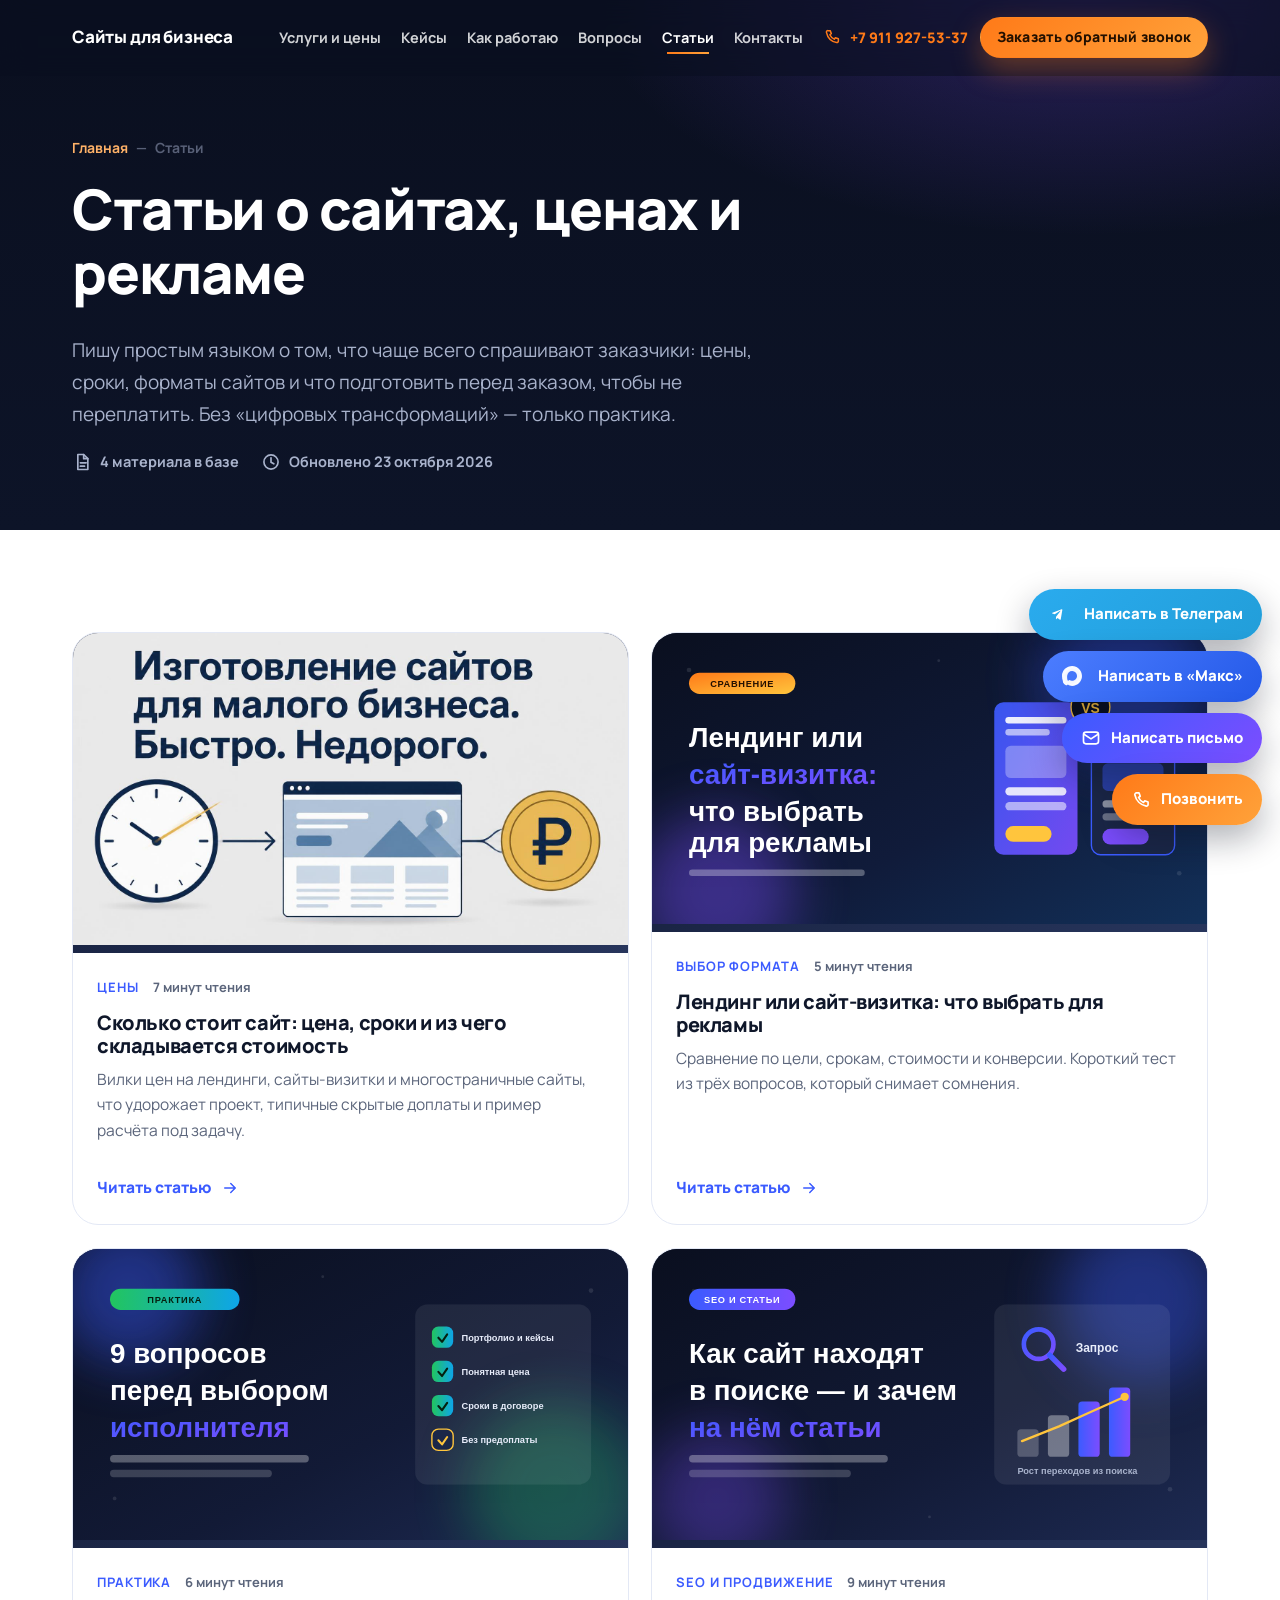
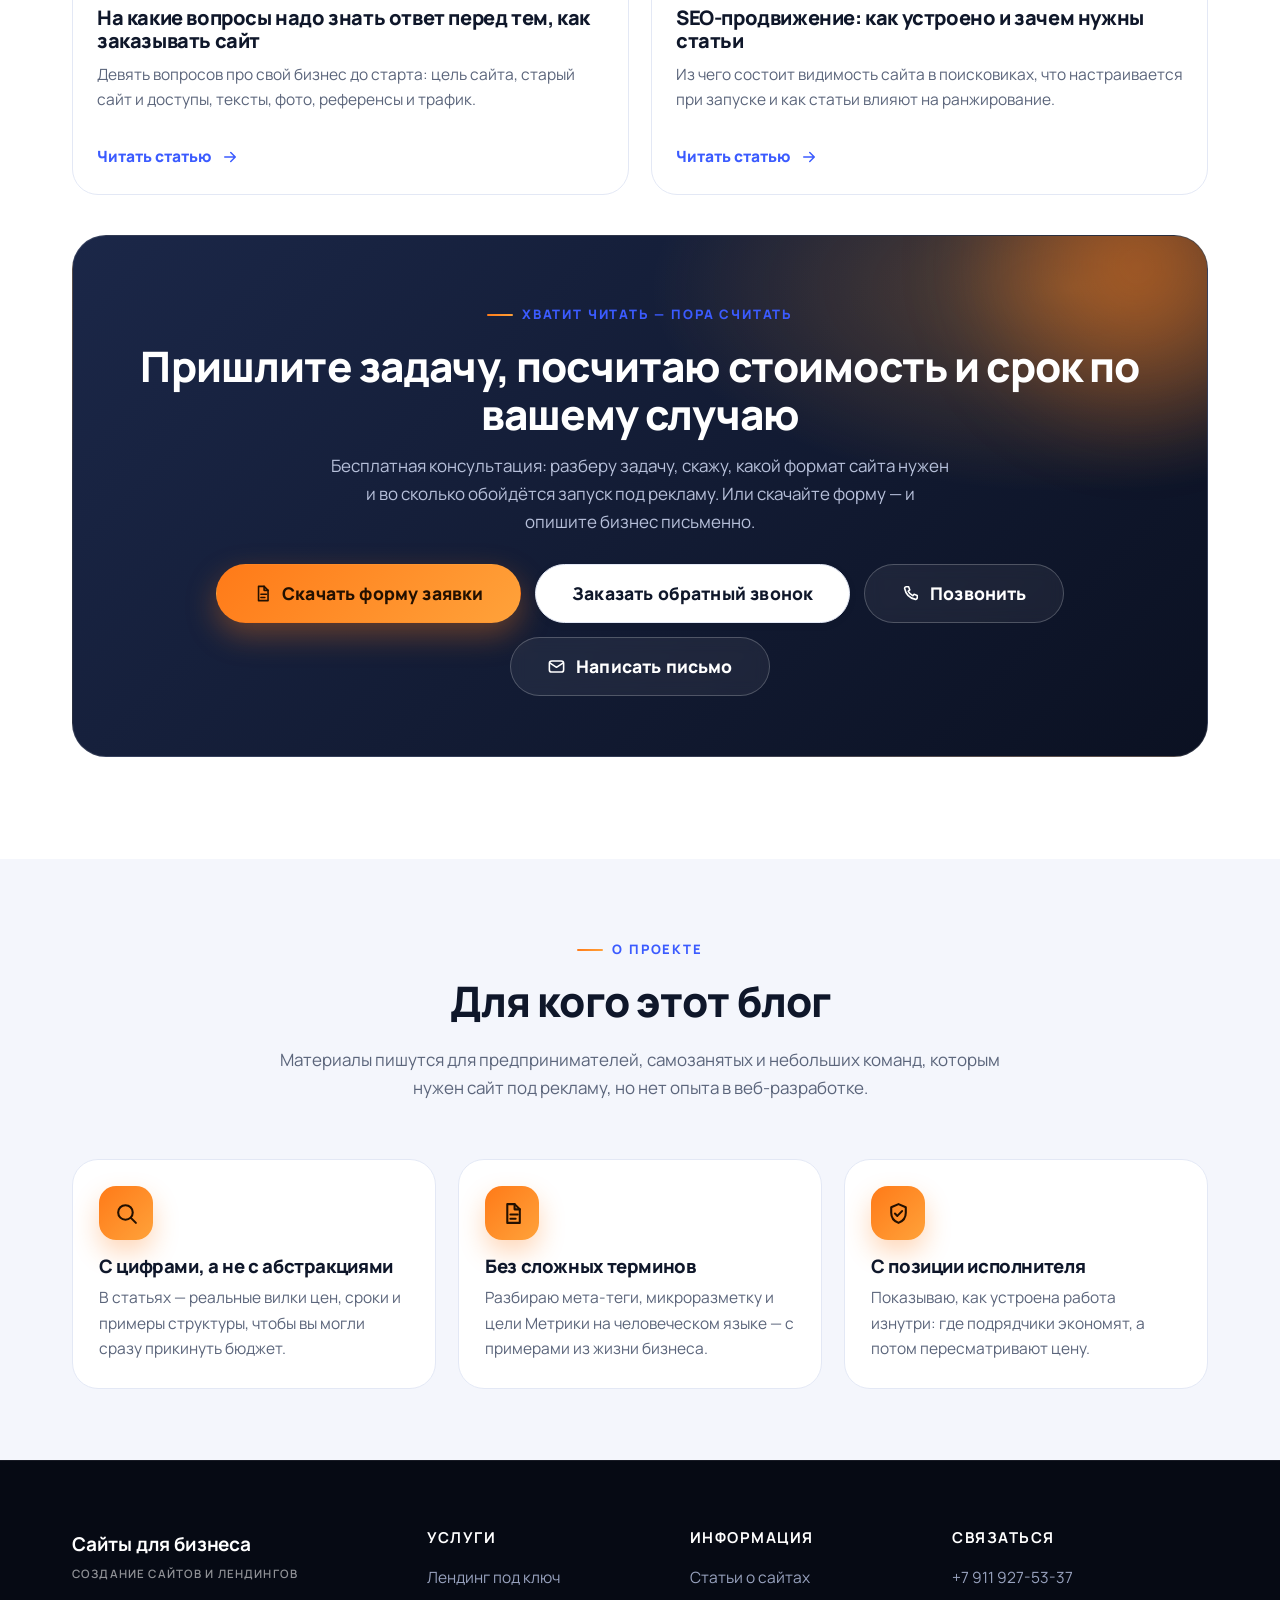
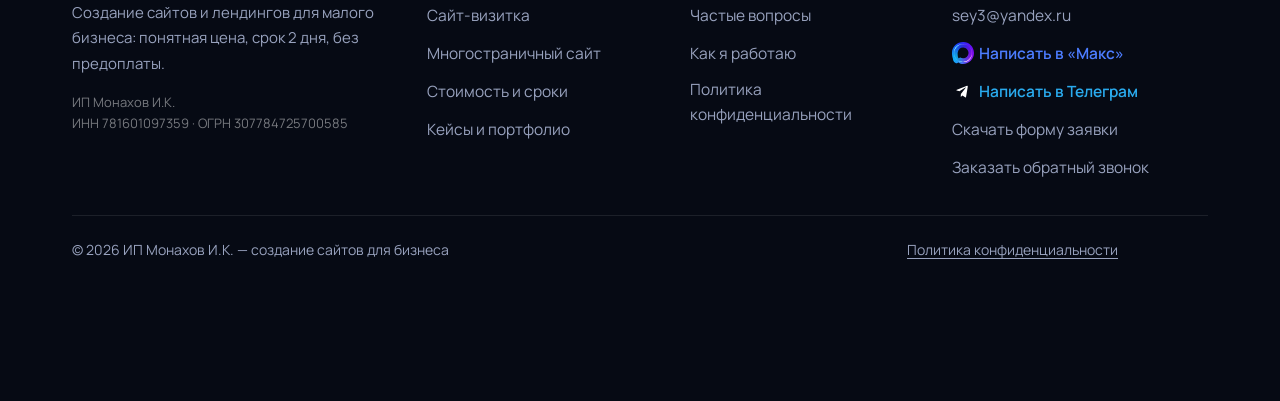
<file: articles.html>
<!DOCTYPE html>
<html lang="ru">
<head>
  <meta charset="UTF-8">
  <meta name="viewport" content="width=device-width, initial-scale=1.0">

  <title>Статьи о создании сайтов, ценах и сроках | Игорь</title>
  <meta name="description" content="Полезные статьи для предпринимателей: сколько стоит сайт, лендинг или сайт-визитка, что подготовить к заказу и не переплатить, как работает SEO на сайте. Пишет практикующий разработчик.">
  <meta name="keywords" content="статьи о сайтах, стоимость сайта, лендинг или сайт визитка, что нужно перед заказом сайта, SEO для малого бизнеса">
  <meta name="author" content="Игорь — создание сайтов для бизнеса">
  <meta name="robots" content="index, follow, max-image-preview:large">
  <meta name="theme-color" content="#0A0F1F">
  <link rel="canonical" href="https://system785.github.io/Landing-Site/articles.html">

  <meta property="og:type" content="website">
  <meta property="og:locale" content="ru_RU">
  <meta property="og:site_name" content="Игорь — сайты для бизнеса">
  <meta property="og:title" content="Статьи о создании сайтов, ценах и сроках">
  <meta property="og:description" content="Сколько стоит сайт, что выбрать для рекламы и как не переплатить подрядчику — практические материалы с цифрами.">
  <meta property="og:url" content="https://system785.github.io/Landing-Site/articles.html">
  <meta name="twitter:card" content="summary_large_image">
  <meta name="twitter:title" content="Статьи о создании сайтов, ценах и сроках">
  <meta name="twitter:description" content="Практические материалы о ценах, сроках и выборе подрядчика на сайт.">

  <link rel="icon" type="image/svg+xml" href="img/favicon.svg">
  <link rel="preconnect" href="https://fonts.googleapis.com">
  <link rel="preconnect" href="https://fonts.gstatic.com" crossorigin>
  <link href="https://fonts.googleapis.com/css2?family=Manrope:wght@500;600;700;800&display=swap" rel="stylesheet">
  <link rel="stylesheet" href="css/style.css">

  <script type="application/ld+json">
  {
    "@context": "https://schema.org",
    "@type": "CollectionPage",
    "name": "Статьи о создании сайтов и ценах",
    "url": "https://system785.github.io/Landing-Site/articles.html",
    "inLanguage": "ru-RU",
    "isPartOf": {"@type": "WebSite", "name": "Игорь — сайты для бизнеса", "url": "https://system785.github.io/Landing-Site/"},
    "hasPart": [
      {"@type": "Article", "headline": "Сколько стоит сайт: цена, сроки и из чего складывается стоимость", "url": "https://system785.github.io/Landing-Site/articles/skolko-stoit-sayt-yandex-direct.html", "datePublished": "2026-10-20", "author": {"@type": "Person", "name": "Игорь"}},
      {"@type": "Article", "headline": "Лендинг или сайт-визитка: что выбрать для рекламы", "url": "https://system785.github.io/Landing-Site/articles/lending-ili-sayt-vizitka.html", "datePublished": "2026-10-20", "author": {"@type": "Person", "name": "Игорь"}},
      {"@type": "Article", "headline": "На какие вопросы надо знать ответ перед тем, как заказывать сайт", "url": "https://system785.github.io/Landing-Site/articles/voprosy-pered-zakazom-sayta.html", "datePublished": "2026-10-21", "author": {"@type": "Person", "name": "Игорь"}},
      {"@type": "Article", "headline": "SEO-продвижение: как устроено и зачем нужны статьи", "url": "https://system785.github.io/Landing-Site/articles/seo-stati-ranzhirovanie.html", "datePublished": "2026-10-21", "author": {"@type": "Person", "name": "Игорь"}}
    ]
  }
  </script>

  <script type="application/ld+json">
  {
    "@context": "https://schema.org",
    "@type": "BreadcrumbList",
    "itemListElement": [
      {"@type": "ListItem", "position": 1, "name": "Главная", "item": "https://system785.github.io/Landing-Site/"},
      {"@type": "ListItem", "position": 2, "name": "Статьи", "item": "https://system785.github.io/Landing-Site/articles.html"}
    ]
  }
  </script>
</head>
<body>

  <svg xmlns="http://www.w3.org/2000/svg" style="display:none" aria-hidden="true">
    <symbol id="i-check" viewBox="0 0 24 24"><path d="M4 12.5l5 5L20 6.5"/></symbol>
    <symbol id="i-phone" viewBox="0 0 24 24"><path d="M6.6 3.5h3l1.5 4-2 1.5a12 12 0 0 0 5.9 5.9l1.5-2 4 1.5v3a2 2 0 0 1-2.2 2A17.5 17.5 0 0 1 4.6 5.7 2 2 0 0 1 6.6 3.5z"/></symbol>
    <symbol id="i-mail" viewBox="0 0 24 24"><rect x="3" y="5" width="18" height="14" rx="3"/><path d="M3.5 7.5L12 13l8.5-5.5"/></symbol>
    <symbol id="i-clock" viewBox="0 0 24 24"><circle cx="12" cy="12" r="8.5"/><path d="M12 7v5.2l3.4 2"/></symbol>
    <symbol id="i-shield" viewBox="0 0 24 24"><path d="M12 3l7 3v5.2c0 4.9-3.4 8.4-7 9.8-3.6-1.4-7-4.9-7-9.8V6z"/><path d="M8.6 12l2.3 2.3 4.5-4.6"/></symbol>
    <symbol id="i-arrow" viewBox="0 0 24 24"><path d="M5 12h13M13 6l6 6-6 6"/></symbol>
    <symbol id="i-doc" viewBox="0 0 24 24"><path d="M7 3h7l5 5v13H7z"/><path d="M14 3v5h5M10 13h7M10 17h5"/></symbol>
    <symbol id="i-chat" viewBox="0 0 24 24"><path d="M4 5.5h16v11H9.5L4.5 20.5V16.5H4z"/><path d="M8 10h8M8 13h5"/></symbol>
    <symbol id="i-search" viewBox="0 0 24 24"><circle cx="11" cy="11" r="7"/><path d="M16.2 16.2L21 21"/></symbol>
  </svg>

  <div class="scroll-progress" aria-hidden="true"></div>
  <a class="skip-link" href="#main">Перейти к содержанию</a>

  <header class="header is-scrolled">
    <div class="header__inner">
      <a class="header__brand" href="index.html">Сайты для бизнеса</a>

      <nav class="nav" aria-label="Основная навигация">
        <a href="index.html#services">Услуги и цены</a>
        <a href="index.html#portfolio">Кейсы</a>
        <a href="index.html#process">Как работаю</a>
        <a href="index.html#faq">Вопросы</a>
        <a href="articles.html" data-page>Статьи</a>
        <a href="index.html#contacts">Контакты</a>
      </nav>

      <div class="header__actions">
        <a class="link-phone" href="tel:+79119275337">
          <svg class="icon" aria-hidden="true"><use href="#i-phone"/></svg>+7 911 927-53-37
        </a>
        <a class="btn btn--cta btn--sm" href="#form" data-modal-open>Заказать обратный звонок</a>
        <button class="burger" type="button" aria-label="Открыть меню" aria-expanded="false">
          <span></span><span></span><span></span>
        </button>
      </div>
    </div>
  </header>

  <div class="mobile-menu">
    <a class="m-link" href="index.html">Главная</a>
    <a class="m-link" href="index.html#services">Услуги и цены</a>
    <a class="m-link" href="index.html#portfolio">Кейсы</a>
    <a class="m-link" href="index.html#process">Как я работаю</a>
    <a class="m-link" href="index.html#faq">Частые вопросы</a>
    <a class="m-link" href="articles.html" data-page>Статьи</a>
    <a class="m-link" href="index.html#contacts">Контакты</a>
    <div class="m-contacts">
      <a href="tel:+79119275337"><svg class="icon" aria-hidden="true"><use href="#i-phone"/></svg>+7 911 927-53-37</a>
      <a href="mailto:sey3@yandex.ru"><svg class="icon" aria-hidden="true"><use href="#i-mail"/></svg>sey3@yandex.ru</a>
      <a class="btn btn--cta" href="#form" data-modal-open>Заказать обратный звонок</a>
    </div>
  </div>

  <main id="main">

    <section class="page-head">
      <div class="container">
        <nav class="breadcrumbs" aria-label="Хлебные крошки">
          <a href="index.html">Главная</a><span>—</span><span>Статьи</span>
        </nav>
        <h1>Статьи о сайтах, ценах и рекламе</h1>
        <p class="lead" style="color:#A9B3CC; max-width:720px">
          Пишу простым языком о том, что чаще всего спрашивают заказчики: цены, сроки, форматы сайтов
          и что подготовить перед заказом, чтобы не переплатить. Без «цифровых трансформаций» — только практика.
        </p>
        <div class="page-head__meta">
          <span><svg class="icon" aria-hidden="true"><use href="#i-doc"/></svg> 4 материала в базе</span>
          <span><svg class="icon" aria-hidden="true"><use href="#i-clock"/></svg> Обновлено 23 октября 2026</span>
        </div>
      </div>
    </section>

    <section class="section">
      <div class="container">
        <div class="grid grid-2">
          <article class="article-card reveal">
            <div class="article-card__img">
              <img src="img/banner-price.jpg" width="1536" height="1024" alt="Обложка статьи: сколько стоит сайт — часы, браузер и монетка">
            </div>
            <div class="article-card__body">
              <div class="article-card__meta">Цены <span>7 минут чтения</span></div>
              <h2 style="font-size:20px; margin-bottom:10px">
                <a href="articles/skolko-stoit-sayt-yandex-direct.html">Сколько стоит сайт: цена, сроки и из чего складывается стоимость</a>
              </h2>
              <p>Вилки цен на лендинги, сайты-визитки и многостраничные сайты, что удорожает проект, типичные скрытые доплаты и пример расчёта под задачу.</p>
              <a class="article-card__more" href="articles/skolko-stoit-sayt-yandex-direct.html">
                Читать статью <svg class="icon" aria-hidden="true"><use href="#i-arrow"/></svg>
              </a>
            </div>
          </article>

          <article class="article-card reveal" style="--d:.1s">
            <div class="article-card__img">
              <img src="img/article-landing.svg" width="1200" height="630" alt="Обложка статьи: лендинг или сайт-визитка">
            </div>
            <div class="article-card__body">
              <div class="article-card__meta">Выбор формата <span>5 минут чтения</span></div>
              <h2 style="font-size:20px; margin-bottom:10px">
                <a href="articles/lending-ili-sayt-vizitka.html">Лендинг или сайт-визитка: что выбрать для рекламы</a>
              </h2>
              <p>Сравнение по цели, срокам, стоимости и конверсии. Короткий тест из трёх вопросов, который снимает сомнения.</p>
              <a class="article-card__more" href="articles/lending-ili-sayt-vizitka.html">
                Читать статью <svg class="icon" aria-hidden="true"><use href="#i-arrow"/></svg>
              </a>
            </div>
          </article>

          <article class="article-card reveal" style="--d:.2s">
            <div class="article-card__img">
              <img src="img/article-check.svg" width="1200" height="630" alt="Обложка статьи: вопросы, которые стоит знать до заказа сайта">
            </div>
            <div class="article-card__body">
              <div class="article-card__meta">Практика <span>6 минут чтения</span></div>
              <h2 style="font-size:20px; margin-bottom:10px">
                <a href="articles/voprosy-pered-zakazom-sayta.html">На какие вопросы надо знать ответ перед тем, как заказывать сайт</a>
              </h2>
              <p>Девять вопросов про свой бизнес до старта: цель сайта, старый сайт и доступы, тексты, фото, референсы и трафик.</p>
              <a class="article-card__more" href="articles/voprosy-pered-zakazom-sayta.html">
                Читать статью <svg class="icon" aria-hidden="true"><use href="#i-arrow"/></svg>
              </a>
            </div>
          </article>

          <article class="article-card reveal" style="--d:.3s">
            <div class="article-card__img">
              <img src="img/article-seo.svg" width="1200" height="630" loading="lazy" alt="Обложка статьи: SEO-продвижение и статьи на сайте">
            </div>
            <div class="article-card__body">
              <div class="article-card__meta">SEO и продвижение <span>9 минут чтения</span></div>
              <h2 style="font-size:20px; margin-bottom:10px">
                <a href="articles/seo-stati-ranzhirovanie.html">SEO-продвижение: как устроено и зачем нужны статьи</a>
              </h2>
              <p>Из чего состоит видимость сайта в поисковиках, что настраивается при запуске и как статьи влияют на ранжирование.</p>
              <a class="article-card__more" href="articles/seo-stati-ranzhirovanie.html">
                Читать статью <svg class="icon" aria-hidden="true"><use href="#i-arrow"/></svg>
              </a>
            </div>
          </article>
        </div>

        <div class="cta-box mt-40 reveal zoom" id="form">
          <span class="eyebrow">Хватит читать — пора считать</span>
          <h2>Пришлите задачу, посчитаю стоимость и срок по вашему случаю</h2>
          <p>Бесплатная консультация: разберу задачу, скажу, какой формат сайта нужен и во сколько обойдётся запуск под рекламу.
            Или скачайте форму — и опишите бизнес письменно.</p>
          <div class="btn-row">
            <a class="btn btn--cta btn--lg" href="files/forma-zayavki.docx" download>
              <svg class="icon" aria-hidden="true"><use href="#i-doc"/></svg> Скачать форму заявки
            </a>
            <a class="btn btn--outline btn--lg" href="#form" data-modal-open>Заказать обратный звонок</a>
            <a class="btn btn--ghost btn--lg" href="tel:+79119275337">
              <svg class="icon" aria-hidden="true"><use href="#i-phone"/></svg> Позвонить
            </a>
            <a class="btn btn--ghost btn--lg" href="mailto:sey3@yandex.ru">
              <svg class="icon" aria-hidden="true"><use href="#i-mail"/></svg> Написать письмо
            </a>
          </div>
        </div>
      </div>
    </section>

    <section class="section section--tint section--tight">
      <div class="container">
        <div class="section-head center reveal">
          <span class="eyebrow">О проекте</span>
          <h2>Для кого этот блог</h2>
          <p>Материалы пишутся для предпринимателей, самозанятых и небольших команд, которым нужен сайт под рекламу, но нет опыта в веб-разработке.</p>
        </div>
        <div class="grid grid-3">
          <article class="trust reveal">
            <i><svg class="icon" aria-hidden="true"><use href="#i-search"/></svg></i>
            <h3>С цифрами, а не с абстракциями</h3>
            <p>В статьях — реальные вилки цен, сроки и примеры структуры, чтобы вы могли сразу прикинуть бюджет.</p>
          </article>
          <article class="trust reveal" style="--d:.1s">
            <i><svg class="icon" aria-hidden="true"><use href="#i-doc"/></svg></i>
            <h3>Без сложных терминов</h3>
            <p>Разбираю мета-теги, микроразметку и цели Метрики на человеческом языке — с примерами из жизни бизнеса.</p>
          </article>
          <article class="trust reveal" style="--d:.2s">
            <i><svg class="icon" aria-hidden="true"><use href="#i-shield"/></svg></i>
            <h3>С позиции исполнителя</h3>
            <p>Показываю, как устроена работа изнутри: где подрядчики экономят, а потом пересматривают цену.</p>
          </article>
        </div>
      </div>
    </section>

  </main>

  <footer class="footer">
    <div class="container">
      <div class="footer__grid">
        <div>
          <div class="footer__brand">
            <b>Сайты для бизнеса</b>
            <span>создание сайтов и лендингов</span>
          </div>
          <p class="footer__about">
            Создание сайтов и лендингов для малого бизнеса: понятная цена,
            срок 2 дня, без предоплаты.
          </p>
          <p class="footer__legal">
            ИП Монахов И.К.<br>
            ИНН 781601097359 · ОГРН 307784725700585
          </p>
        </div>

        <div>
          <h4>Услуги</h4>
          <ul>
            <li><a href="index.html#services">Лендинг под ключ</a></li>
            <li><a href="index.html#services">Сайт-визитка</a></li>
            <li><a href="index.html#services">Многостраничный сайт</a></li>
            <li><a href="index.html#services">Стоимость и сроки</a></li>
            <li><a href="index.html#portfolio">Кейсы и портфолио</a></li>
          </ul>
        </div>

        <div>
          <h4>Информация</h4>
          <ul>
            <li><a href="articles.html">Статьи о сайтах</a></li>
            <li><a href="index.html#faq">Частые вопросы</a></li>
            <li><a href="index.html#process">Как я работаю</a></li>
            <li><a href="privacy.html">Политика конфиденциальности</a></li>
          </ul>
        </div>

        <div>
          <h4>Связаться</h4>
          <ul>
            <li><a href="tel:+79119275337">+7 911 927-53-37</a></li>
            <li><a href="mailto:sey3@yandex.ru">sey3@yandex.ru</a></li>
            <li><a class="link-max" href="https://web.max.ru/79119275337" target="_blank" rel="noopener"><img class="max-logo" src="img/max-logo.svg" alt="" width="22" height="22">Написать в «Макс»</a></li>
            <li><a class="link-tg" href="tg://user?id=526599691" target="_blank" rel="noopener"><img class="telegram-logo" src="img/telegram-logo.svg" alt="" width="22" height="22">Написать в Телеграм</a></li>
            <li><a href="files/forma-zayavki.docx" download>Скачать форму заявки</a></li>
            <li><a href="#form" data-modal-open>Заказать обратный звонок</a></li>
          </ul>
        </div>
      </div>

      <div class="footer__bottom">
        <span>© <span data-year>2026</span> ИП Монахов И.К. — создание сайтов для бизнеса</span>
        <span><a href="privacy.html">Политика конфиденциальности</a></span>
      </div>
    </div>
  </footer>

  <div class="fab">
    <a class="fab__tg" href="tg://user?id=526599691" target="_blank" rel="noopener" aria-label="Написать в Телеграм">
      <img class="telegram-logo" src="img/telegram-logo.svg" alt="" width="22" height="22"><span class="fab__label">Написать в Телеграм</span>
    </a>
    <a class="fab__wa" href="https://web.max.ru/79119275337" target="_blank" rel="noopener"
       aria-label="Написать в «Макс»">
      <img class="max-logo" src="img/max-logo.svg" alt="" width="22" height="22"><span class="fab__label">Написать в «Макс»</span>
    </a>
    <a class="fab__mail" href="mailto:sey3@yandex.ru" aria-label="Написать письмо">
      <svg class="icon" aria-hidden="true"><use href="#i-mail"/></svg><span class="fab__label">Написать письмо</span>
    </a>
    <a class="fab__call" href="tel:+79119275337" aria-label="Позвонить">
      <svg class="icon" aria-hidden="true"><use href="#i-phone"/></svg><span class="fab__label">Позвонить</span>
    </a>
    <button class="fab__top" type="button" aria-label="Наверх">
      <svg class="icon" aria-hidden="true" style="transform:rotate(-90deg)"><use href="#i-arrow"/></svg>
    </button>
  </div>

  <div class="modal" role="dialog" aria-modal="true" aria-labelledby="modal-title">
    <div class="modal__card">
      <button class="modal__close" type="button" aria-label="Закрыть" data-modal-close>&times;</button>
      <div class="modal__head">
        <h3 id="modal-title">Заказать обратный звонок</h3>
        <p>Оставьте контакты — вернусь с расчётом цены и срока в течение 30 минут.</p>
      </div>
      <form data-lead-form novalidate>
        <div class="form-grid">
          <div class="field">
            <label for="m-name">Как вас зовут *</label>
            <input type="text" id="m-name" name="name" placeholder="Например: Игорь" required autocomplete="name">
            <span class="field__error">Пожалуйста, укажите имя</span>
          </div>
          <div class="field">
            <label for="m-phone">Телефон *</label>
            <input type="tel" id="m-phone" name="phone" placeholder="+7 (___) ___-__-__" required autocomplete="tel">
            <span class="field__error">Укажите телефон не короче 10 цифр</span>
          </div>
          <div class="field">
            <label for="m-task">Что нужно сделать</label>
            <textarea id="m-task" name="task" placeholder="Например: лендинг для ремонта квартир"></textarea>
          </div>
        </div>
        <button class="btn btn--cta btn--block btn--lg mt-24" type="submit">
          Отправить заявку <svg class="icon" aria-hidden="true"><use href="#i-arrow"/></svg>
        </button>
              <div class="field field--check">
                <label class="check">
                  <input type="checkbox" name="consent" required>
                  <span>Я даю согласие на обработку персональных данных в соответствии с <a href="privacy.html">политикой конфиденциальности</a></span>
                </label>
                <span class="field__error">Необходимо дать согласие на обработку персональных данных</span>
              </div>
        <div class="form-success" role="status">
          <i><svg class="icon" aria-hidden="true"><use href="#i-check"/></svg></i>
          <h4>Заявка сформирована!</h4>
          <p>Письмо открылось в почтовом клиенте. Если нет — напишите на sey3@yandex.ru или позвоните: +7 911 927-53-37.</p>
          <div class="btn-row center mt-24">
            <a class="btn btn--outline btn--sm" href="tel:+79119275337">Позвонить</a>
            <a class="btn btn--max btn--sm" href="https://web.max.ru/79119275337" target="_blank" rel="noopener"><img class="max-logo" src="img/max-logo.svg" alt="" width="22" height="22">Написать в «Макс»</a>
            <a class="btn btn--tg btn--sm" href="tg://user?id=526599691" target="_blank" rel="noopener"><img class="telegram-logo" src="img/telegram-logo.svg" alt="" width="22" height="22">Написать в Телеграм</a>
          </div>
        </div>
      </form>
    </div>
  </div>

  <script src="js/main.js" defer></script>
</body>
</html>
</file>
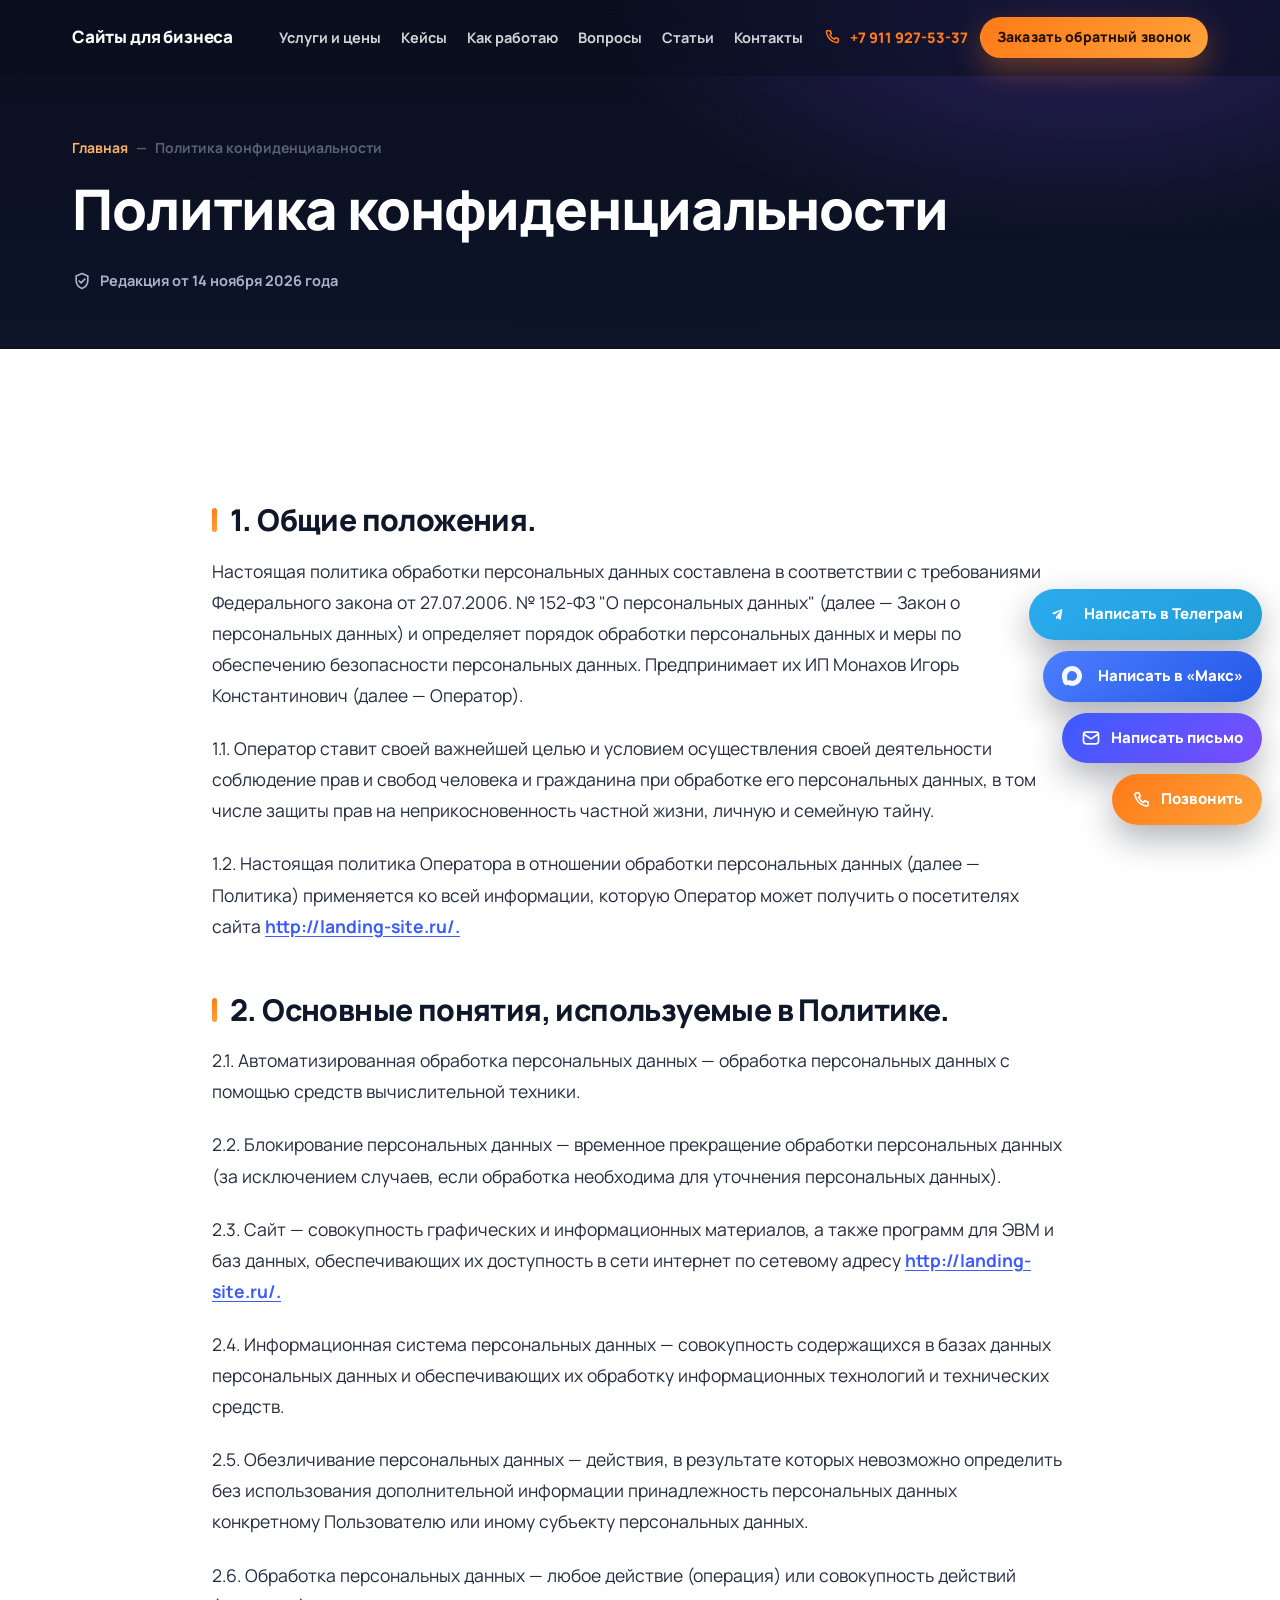
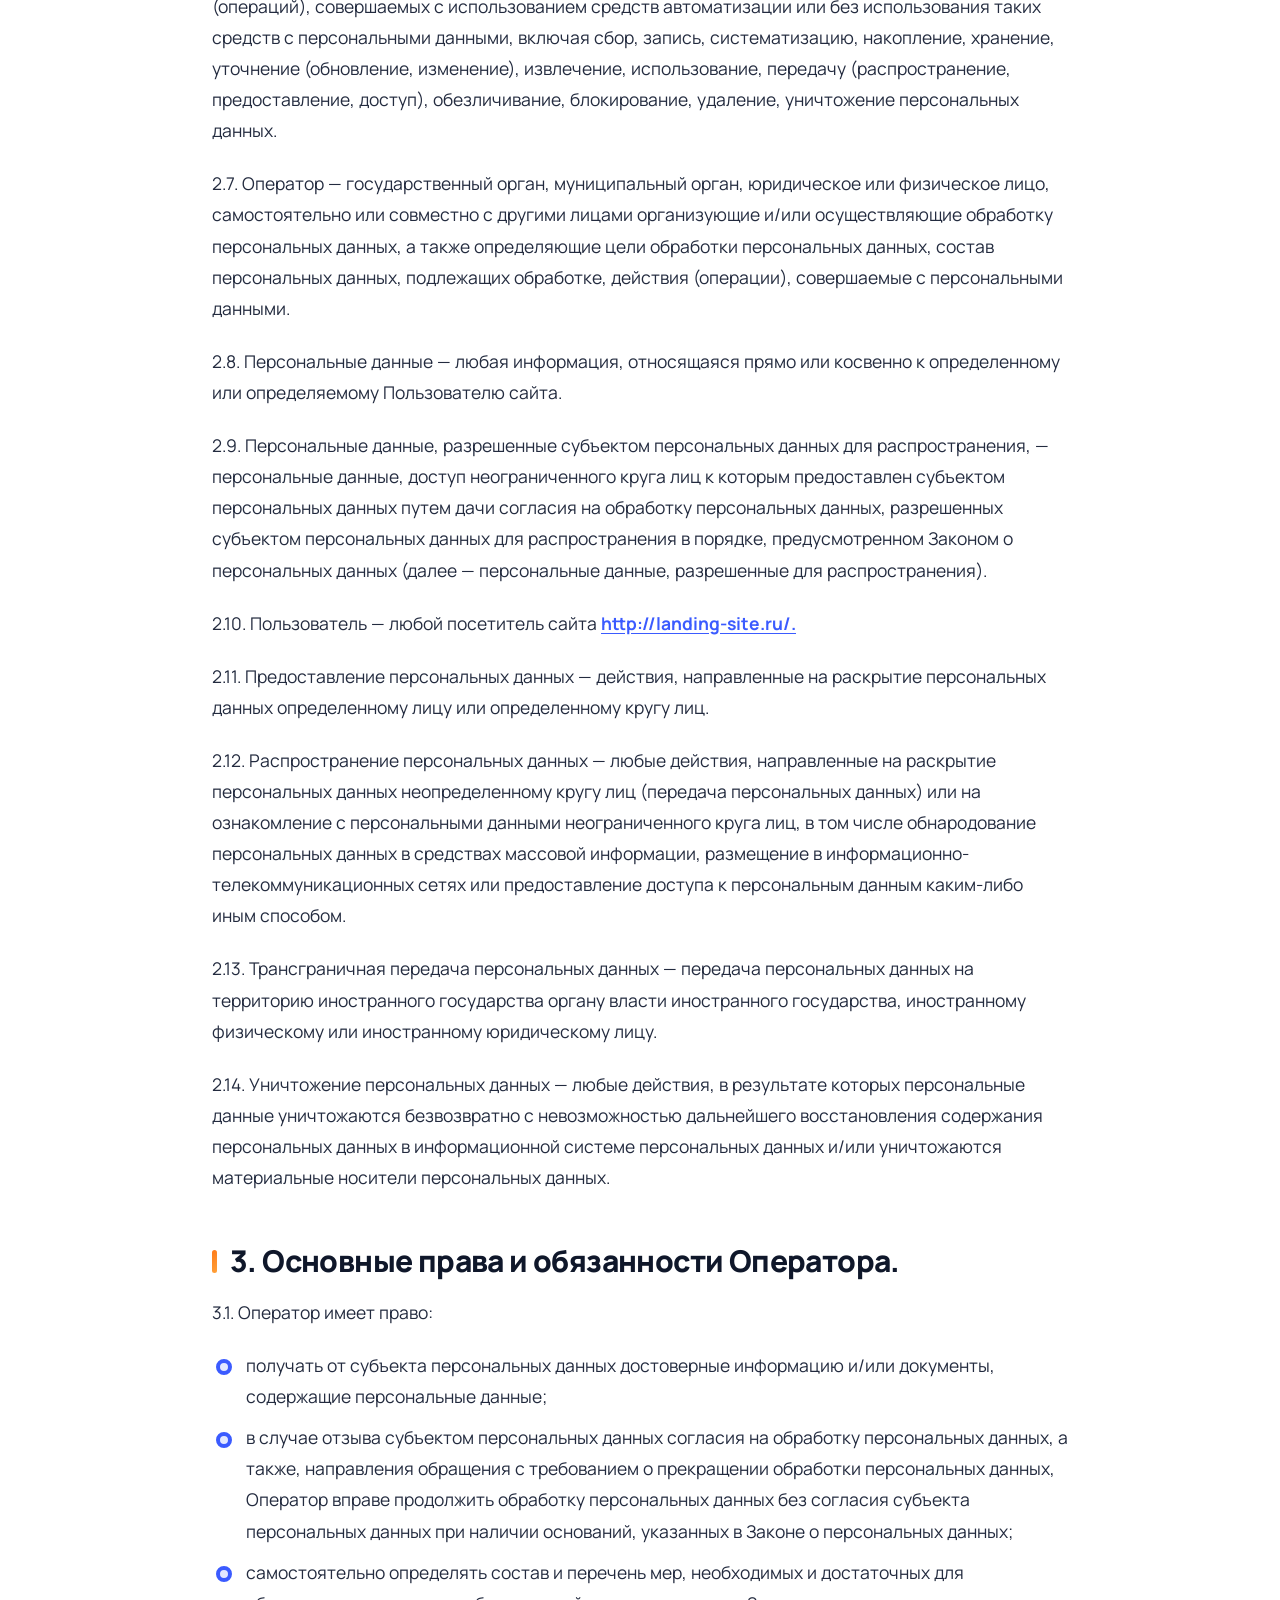
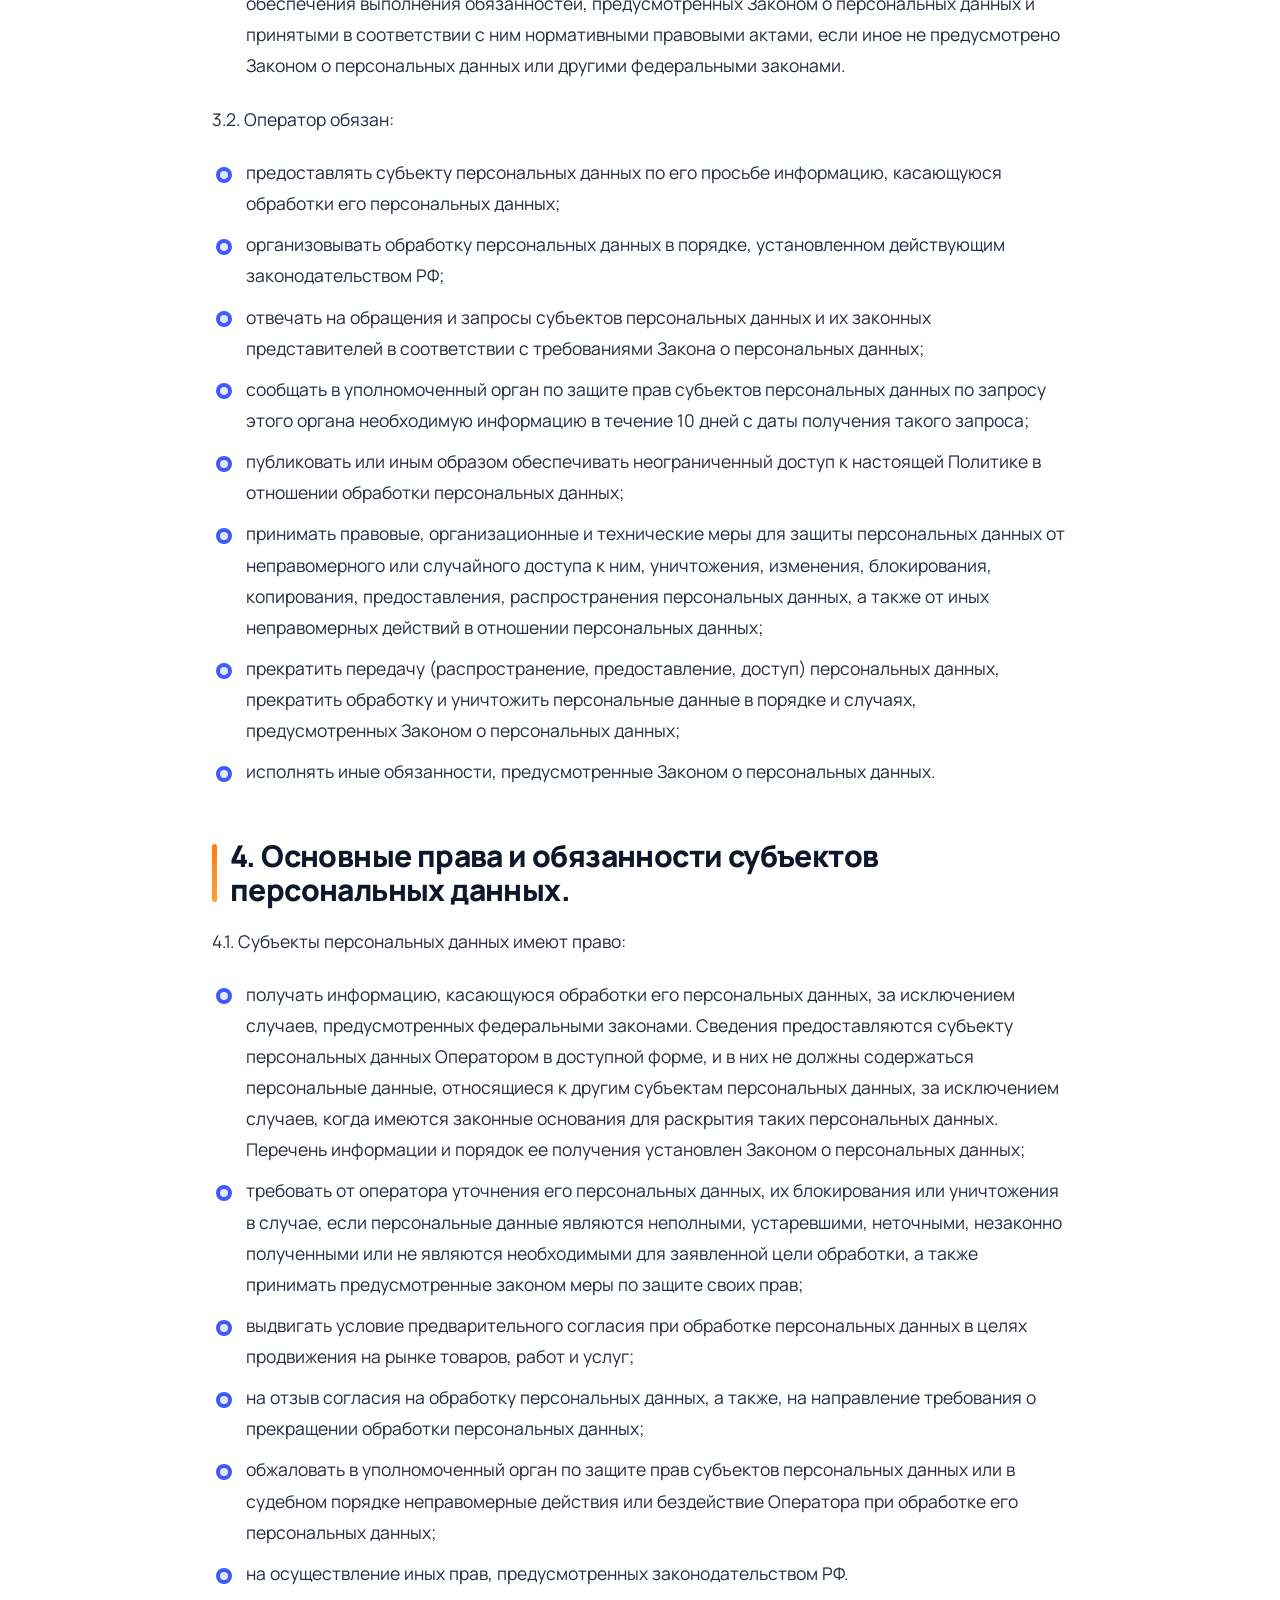
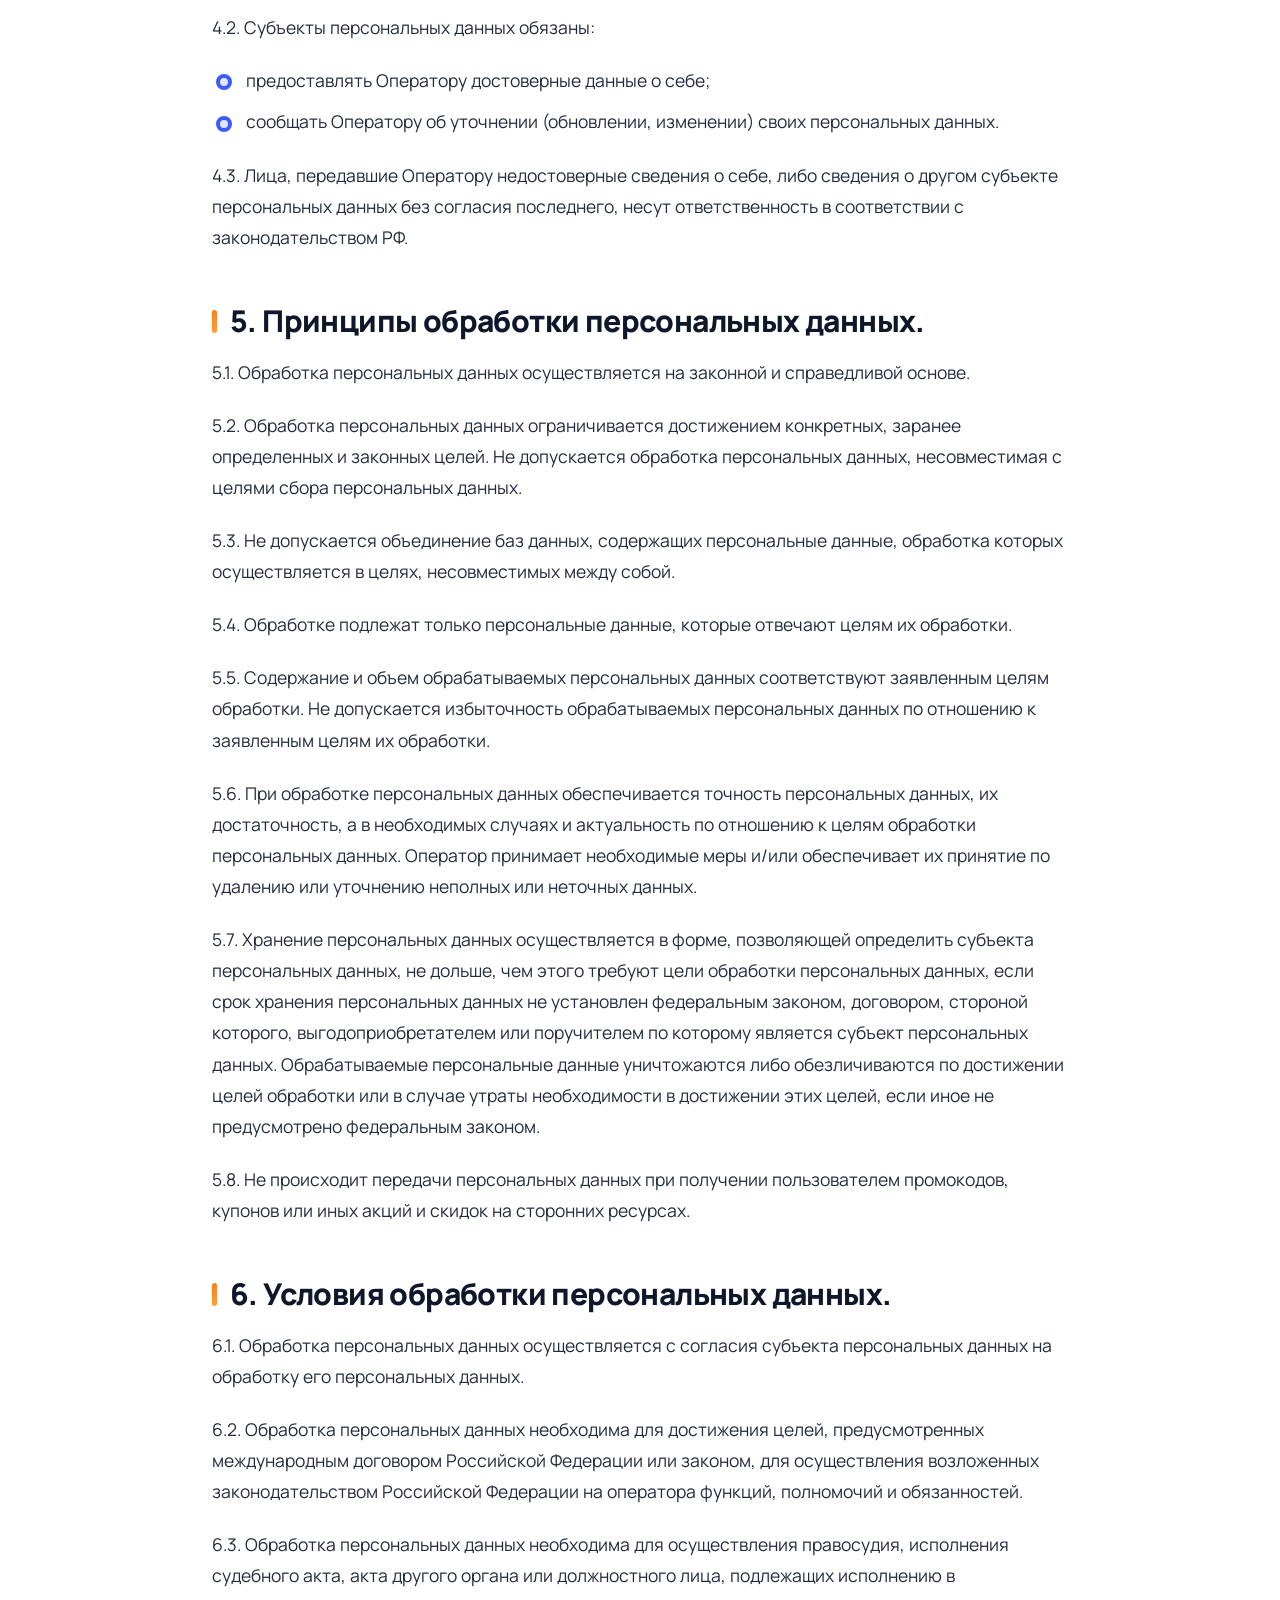
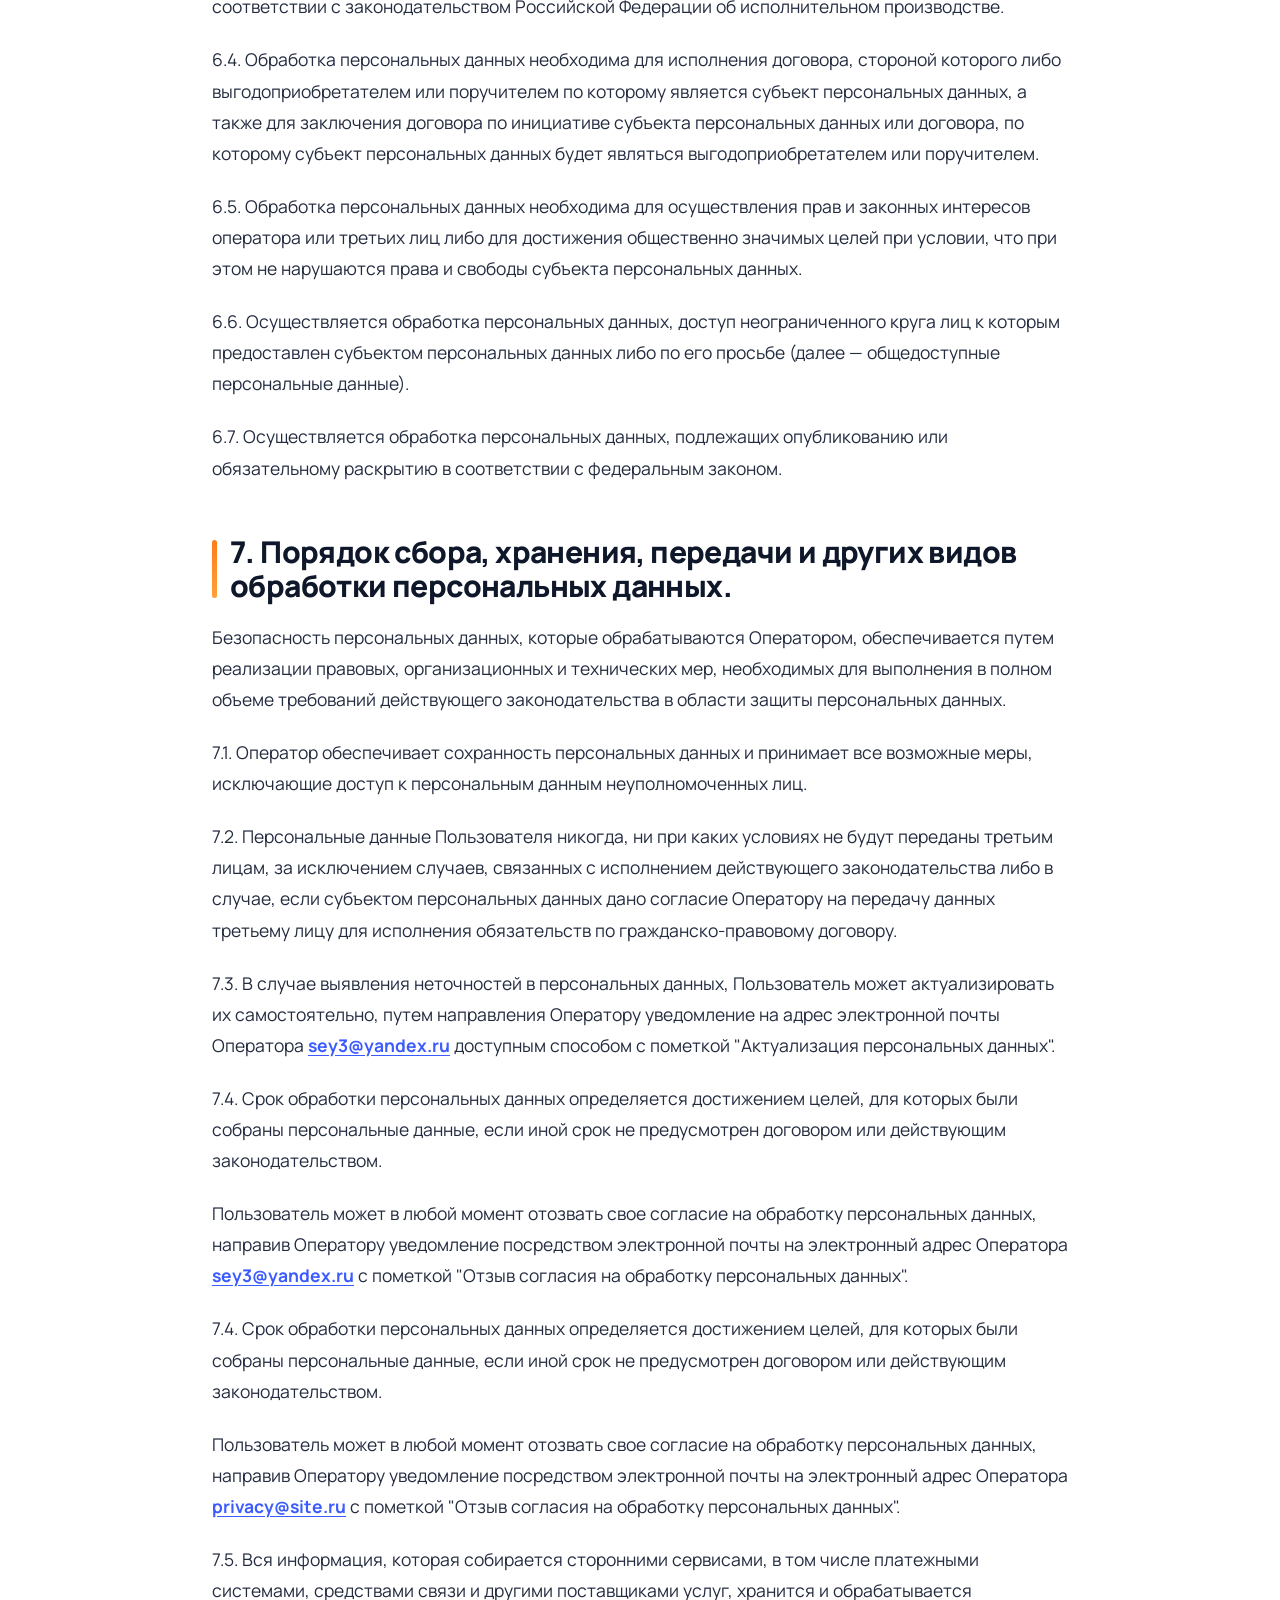
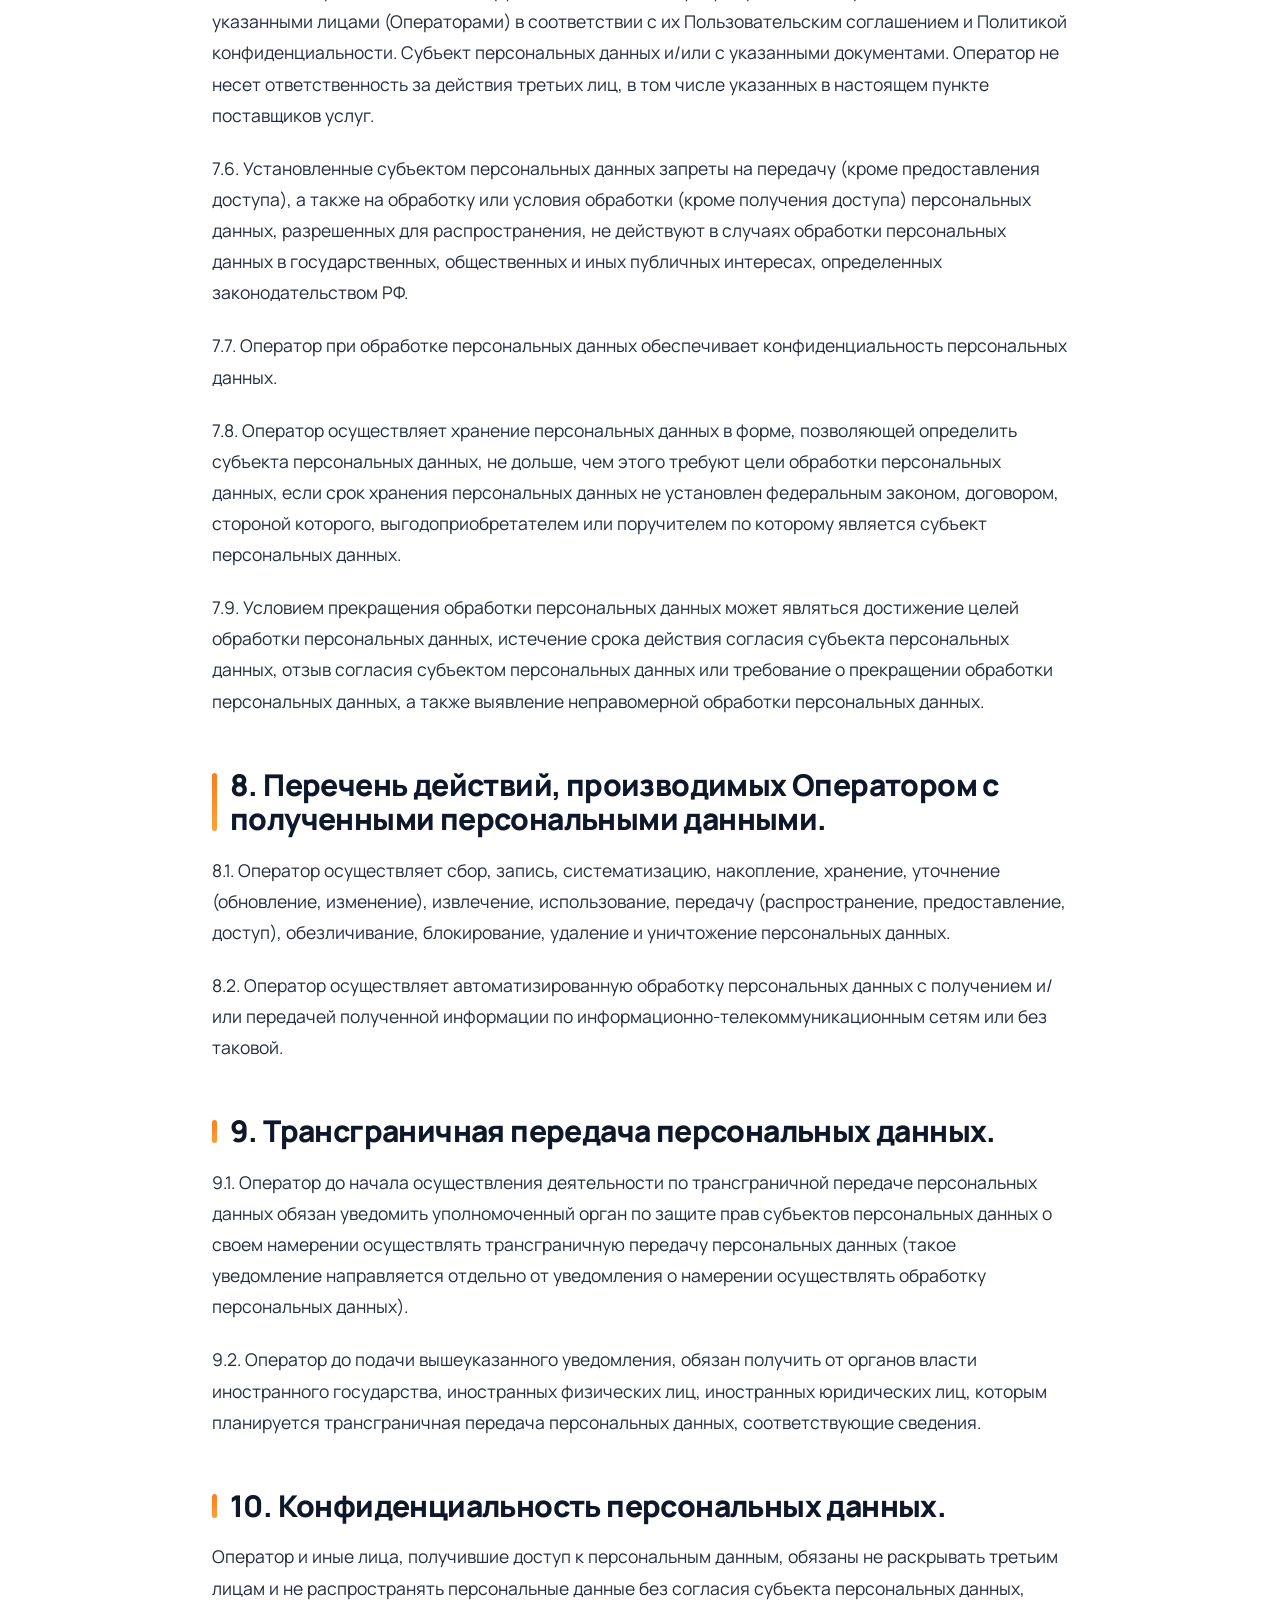
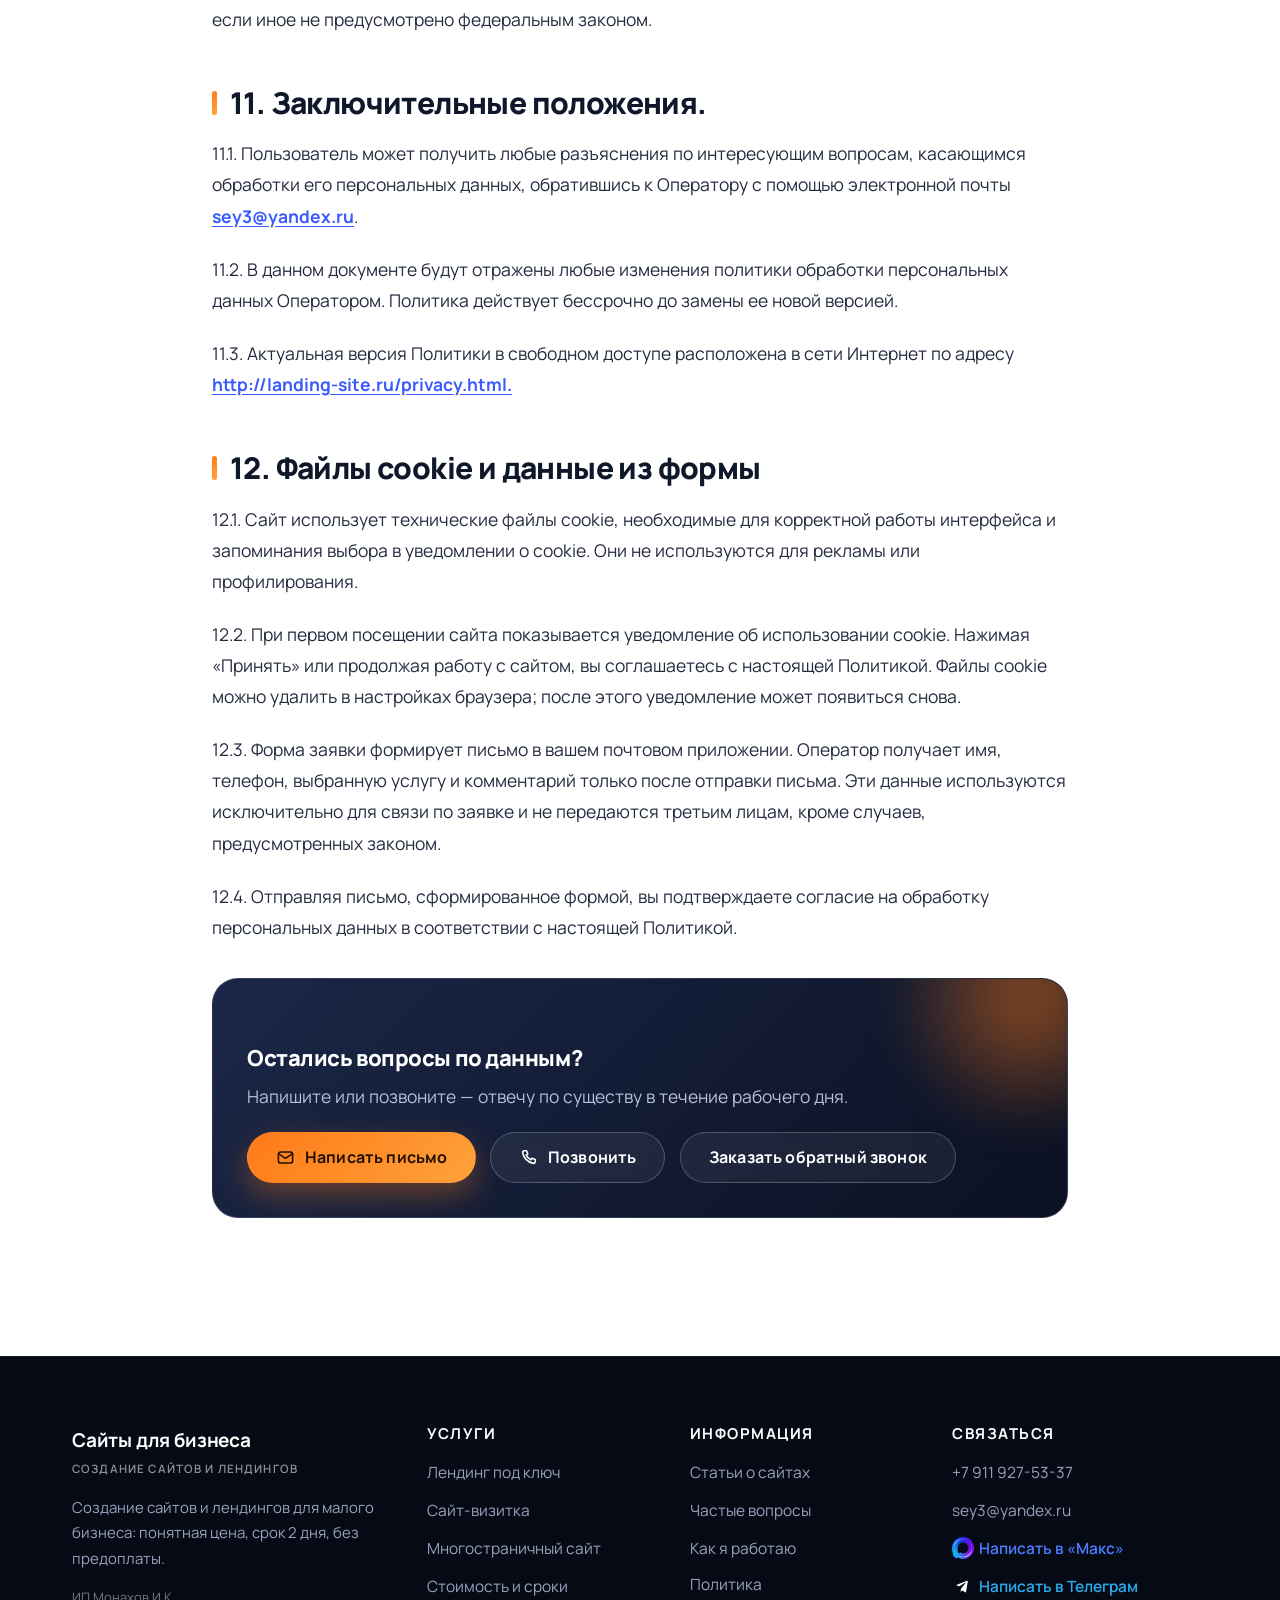
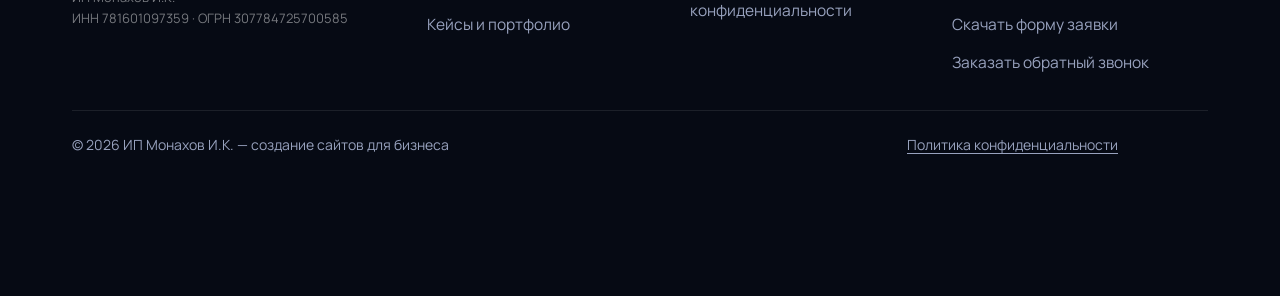
<file: privacy.html>
<!DOCTYPE html>
<html lang="ru">
<head>
  <meta charset="UTF-8">
  <meta name="viewport" content="width=device-width, initial-scale=1.0">

  <title>Политика конфиденциальности | Сайты для бизнеса</title>
  <meta name="description" content="Политика в отношении обработки персональных данных пользователей сайта.">
  <meta name="robots" content="index, follow">
  <meta name="theme-color" content="#0A0F1F">
  <link rel="canonical" href="https://system785.github.io/Landing-Site/privacy.html">

  <meta property="og:type" content="website">
  <meta property="og:locale" content="ru_RU">
  <meta property="og:title" content="Политика конфиденциальности">
  <meta property="og:description" content="Политика в отношении обработки персональных данных пользователей сайта.">
  <meta property="og:url" content="https://system785.github.io/Landing-Site/privacy.html">

  <link rel="icon" type="image/svg+xml" href="img/favicon.svg">
  <link rel="preconnect" href="https://fonts.googleapis.com">
  <link rel="preconnect" href="https://fonts.gstatic.com" crossorigin>
  <link href="https://fonts.googleapis.com/css2?family=Manrope:wght@500;600;700;800&display=swap" rel="stylesheet">
  <link rel="stylesheet" href="css/style.css">

  <script type="application/ld+json">
  {
    "@context": "https://schema.org",
    "@type": "WebPage",
    "name": "Политика конфиденциальности",
    "url": "https://system785.github.io/Landing-Site/privacy.html",
    "inLanguage": "ru-RU",
    "dateModified": "2026-11-14"
  }
  </script>
</head>
<body>

  <svg xmlns="http://www.w3.org/2000/svg" style="display:none" aria-hidden="true">
    <symbol id="i-check" viewBox="0 0 24 24"><path d="M4 12.5l5 5L20 6.5"/></symbol>
    <symbol id="i-phone" viewBox="0 0 24 24"><path d="M6.6 3.5h3l1.5 4-2 1.5a12 12 0 0 0 5.9 5.9l1.5-2 4 1.5v3a2 2 0 0 1-2.2 2A17.5 17.5 0 0 1 4.6 5.7 2 2 0 0 1 6.6 3.5z"/></symbol>
    <symbol id="i-mail" viewBox="0 0 24 24"><rect x="3" y="5" width="18" height="14" rx="3"/><path d="M3.5 7.5L12 13l8.5-5.5"/></symbol>
    <symbol id="i-shield" viewBox="0 0 24 24"><path d="M12 3l7 3v5.2c0 4.9-3.4 8.4-7 9.8-3.6-1.4-7-4.9-7-9.8V6z"/><path d="M8.6 12l2.3 2.3 4.5-4.6"/></symbol>
    <symbol id="i-arrow" viewBox="0 0 24 24"><path d="M5 12h13M13 6l6 6-6 6"/></symbol>
    <symbol id="i-doc" viewBox="0 0 24 24"><path d="M7 3h7l5 5v13H7z"/><path d="M14 3v5h5M10 13h7M10 17h5"/></symbol>
    <symbol id="i-chat" viewBox="0 0 24 24"><path d="M4 5.5h16v11H9.5L4.5 20.5V16.5H4z"/><path d="M8 10h8M8 13h5"/></symbol>
  </svg>

  <div class="scroll-progress" aria-hidden="true"></div>
  <a class="skip-link" href="#main">Перейти к содержанию</a>

  <header class="header is-scrolled">
    <div class="header__inner">
      <a class="header__brand" href="index.html">Сайты для бизнеса</a>
      <nav class="nav" aria-label="Основная навигация">
        <a href="index.html#services">Услуги и цены</a>
        <a href="index.html#portfolio">Кейсы</a>
        <a href="index.html#process">Как работаю</a>
        <a href="index.html#faq">Вопросы</a>
        <a href="articles.html">Статьи</a>
        <a href="index.html#contacts">Контакты</a>
      </nav>
      <div class="header__actions">
        <a class="link-phone" href="tel:+79119275337">
          <svg class="icon" aria-hidden="true"><use href="#i-phone"/></svg>+7 911 927-53-37
        </a>
        <a class="btn btn--cta btn--sm" href="#form" data-modal-open>Заказать обратный звонок</a>
        <button class="burger" type="button" aria-label="Открыть меню" aria-expanded="false">
          <span></span><span></span><span></span>
        </button>
      </div>
    </div>
  </header>

  <div class="mobile-menu">
    <a class="m-link" href="index.html">Главная</a>
    <a class="m-link" href="index.html#services">Услуги и цены</a>
    <a class="m-link" href="index.html#portfolio">Кейсы</a>
    <a class="m-link" href="index.html#process">Как я работаю</a>
    <a class="m-link" href="index.html#faq">Частые вопросы</a>
    <a class="m-link" href="articles.html">Статьи</a>
    <a class="m-link" href="index.html#contacts">Контакты</a>
    <div class="m-contacts">
      <a href="tel:+79119275337"><svg class="icon" aria-hidden="true"><use href="#i-phone"/></svg>+7 911 927-53-37</a>
      <a href="mailto:sey3@yandex.ru"><svg class="icon" aria-hidden="true"><use href="#i-mail"/></svg>sey3@yandex.ru</a>
      <a class="btn btn--cta" href="#form" data-modal-open>Заказать обратный звонок</a>
    </div>
  </div>

  <main id="main">

    <section class="page-head">
      <div class="container">
        <nav class="breadcrumbs" aria-label="Хлебные крошки">
          <a href="index.html">Главная</a><span>—</span><span>Политика конфиденциальности</span>
        </nav>
        <h1>Политика конфиденциальности</h1>
        <div class="page-head__meta">
          <span><svg class="icon" aria-hidden="true"><use href="#i-shield"/></svg> Редакция от 14 ноября 2026 года</span>
        </div>
      </div>
    </section>

    <section class="section">
      <div class="container" style="max-width:900px">
        <div class="prose reveal">

<h2>1. Общие положения.</h2>

          <p>Настоящая политика обработки персональных данных составлена в соответствии с требованиями Федерального закона от 27.07.2006. № 152-ФЗ &quot;О персональных данных&quot; (далее — Закон о персональных данных) и определяет порядок обработки персональных данных и меры по обеспечению безопасности персональных данных. Предпринимает их ИП Монахов Игорь Константинович (далее — Оператор).</p>

          <p>1.1. Оператор ставит своей важнейшей целью и условием осуществления своей деятельности соблюдение прав и свобод человека и гражданина при обработке его персональных данных, в том числе защиты прав на неприкосновенность частной жизни, личную и семейную тайну.</p>

          <p>1.2. Настоящая политика Оператора в отношении обработки персональных данных (далее — Политика) применяется ко всей информации, которую Оператор может получить о посетителях сайта <a href="http://landing-site.ru/" target="_blank" rel="noopener">http://landing-site.ru/.</a></p>

<h2>2. Основные понятия, используемые в Политике.</h2>

          <p>2.1. Автоматизированная обработка персональных данных — обработка персональных данных с помощью средств вычислительной техники.</p>

          <p>2.2. Блокирование персональных данных — временное прекращение обработки персональных данных (за исключением случаев, если обработка необходима для уточнения персональных данных).</p>

          <p>2.3. Сайт — совокупность графических и информационных материалов, а также программ для ЭВМ и баз данных, обеспечивающих их доступность в сети интернет по сетевому адресу <a href="http://landing-site.ru/" target="_blank" rel="noopener">http://landing-site.ru/.</a></p>

          <p>2.4. Информационная система персональных данных — совокупность содержащихся в базах данных персональных данных и обеспечивающих их обработку информационных технологий и технических средств.</p>

          <p>2.5. Обезличивание персональных данных — действия, в результате которых невозможно определить без использования дополнительной информации принадлежность персональных данных конкретному Пользователю или иному субъекту персональных данных.</p>

          <p>2.6. Обработка персональных данных — любое действие (операция) или совокупность действий (операций), совершаемых с использованием средств автоматизации или без использования таких средств с персональными данными, включая сбор, запись, систематизацию, накопление, хранение, уточнение (обновление, изменение), извлечение, использование, передачу (распространение, предоставление, доступ), обезличивание, блокирование, удаление, уничтожение персональных данных.</p>

          <p>2.7. Оператор — государственный орган, муниципальный орган, юридическое или физическое лицо, самостоятельно или совместно с другими лицами организующие и/или осуществляющие обработку персональных данных, а также определяющие цели обработки персональных данных, состав персональных данных, подлежащих обработке, действия (операции), совершаемые с персональными данными.</p>

          <p>2.8. Персональные данные — любая информация, относящаяся прямо или косвенно к определенному или определяемому Пользователю сайта.</p>

          <p>2.9. Персональные данные, разрешенные субъектом персональных данных для распространения, — персональные данные, доступ неограниченного круга лиц к которым предоставлен субъектом персональных данных путем дачи согласия на обработку персональных данных, разрешенных субъектом персональных данных для распространения в порядке, предусмотренном Законом о персональных данных (далее — персональные данные, разрешенные для распространения).</p>

          <p>2.10. Пользователь — любой посетитель сайта <a href="http://landing-site.ru/" target="_blank" rel="noopener">http://landing-site.ru/.</a></p>

          <p>2.11. Предоставление персональных данных — действия, направленные на раскрытие персональных данных определенному лицу или определенному кругу лиц.</p>

          <p>2.12. Распространение персональных данных — любые действия, направленные на раскрытие персональных данных неопределенному кругу лиц (передача персональных данных) или на ознакомление с персональными данными неограниченного круга лиц, в том числе обнародование персональных данных в средствах массовой информации, размещение в информационно- телекоммуникационных сетях или предоставление доступа к персональным данным каким-либо иным способом.</p>

          <p>2.13. Трансграничная передача персональных данных — передача персональных данных на территорию иностранного государства органу власти иностранного государства, иностранному физическому или иностранному юридическому лицу.</p>

          <p>2.14. Уничтожение персональных данных — любые действия, в результате которых персональные данные уничтожаются безвозвратно с невозможностью дальнейшего восстановления содержания персональных данных в информационной системе персональных данных и/или уничтожаются материальные носители персональных данных.</p>

<h2>3. Основные права и обязанности Оператора.</h2>

          <p>3.1. Оператор имеет право:</p>

            <ul>
              <li>получать от субъекта персональных данных достоверные информацию и/или документы, содержащие персональные данные;</li>
              <li>в случае отзыва субъектом персональных данных согласия на обработку персональных данных, а также, направления обращения с требованием о прекращении обработки персональных данных, Оператор вправе продолжить обработку персональных данных без согласия субъекта персональных данных при наличии оснований, указанных в Законе о персональных данных;</li>
              <li>самостоятельно определять состав и перечень мер, необходимых и достаточных для обеспечения выполнения обязанностей, предусмотренных Законом о персональных данных и принятыми в соответствии с ним нормативными правовыми актами, если иное не предусмотрено Законом о персональных данных или другими федеральными законами.</li>
            </ul>

          <p>3.2. Оператор обязан:</p>

            <ul>
              <li>предоставлять субъекту персональных данных по его просьбе информацию, касающуюся обработки его персональных данных;</li>
              <li>организовывать обработку персональных данных в порядке, установленном действующим законодательством РФ;</li>
              <li>отвечать на обращения и запросы субъектов персональных данных и их законных представителей в соответствии с требованиями Закона о персональных данных;</li>
              <li>сообщать в уполномоченный орган по защите прав субъектов персональных данных по запросу этого органа необходимую информацию в течение 10 дней с даты получения такого запроса;</li>
              <li>публиковать или иным образом обеспечивать неограниченный доступ к настоящей Политике в отношении обработки персональных данных;</li>
              <li>принимать правовые, организационные и технические меры для защиты персональных данных от неправомерного или случайного доступа к ним, уничтожения, изменения, блокирования, копирования, предоставления, распространения персональных данных, а также от иных неправомерных действий в отношении персональных данных;</li>
              <li>прекратить передачу (распространение, предоставление, доступ) персональных данных, прекратить обработку и уничтожить персональные данные в порядке и случаях, предусмотренных Законом о персональных данных;</li>
              <li>исполнять иные обязанности, предусмотренные Законом о персональных данных.</li>
            </ul>

<h2>4. Основные права и обязанности субъектов персональных данных.</h2>

          <p>4.1. Субъекты персональных данных имеют право:</p>

            <ul>
              <li>получать информацию, касающуюся обработки его персональных данных, за исключением случаев, предусмотренных федеральными законами. Сведения предоставляются субъекту персональных данных Оператором в доступной форме, и в них не должны содержаться персональные данные, относящиеся к другим субъектам персональных данных, за исключением случаев, когда имеются законные основания для раскрытия таких персональных данных. Перечень информации и порядок ее получения установлен Законом о персональных данных;</li>
              <li>требовать от оператора уточнения его персональных данных, их блокирования или уничтожения в случае, если персональные данные являются неполными, устаревшими, неточными, незаконно полученными или не являются необходимыми для заявленной цели обработки, а также принимать предусмотренные законом меры по защите своих прав;</li>
              <li>выдвигать условие предварительного согласия при обработке персональных данных в целях продвижения на рынке товаров, работ и услуг;</li>
              <li>на отзыв согласия на обработку персональных данных, а также, на направление требования о прекращении обработки персональных данных;</li>
              <li>обжаловать в уполномоченный орган по защите прав субъектов персональных данных или в судебном порядке неправомерные действия или бездействие Оператора при обработке его персональных данных;</li>
              <li>на осуществление иных прав, предусмотренных законодательством РФ.</li>
            </ul>

          <p>4.2. Субъекты персональных данных обязаны:</p>

            <ul>
              <li>предоставлять Оператору достоверные данные о себе;</li>
              <li>сообщать Оператору об уточнении (обновлении, изменении) своих персональных данных.</li>
            </ul>

          <p>4.3. Лица, передавшие Оператору недостоверные сведения о себе, либо сведения о другом субъекте персональных данных без согласия последнего, несут ответственность в соответствии с законодательством РФ.</p>

<h2>5. Принципы обработки персональных данных.</h2>

          <p>5.1. Обработка персональных данных осуществляется на законной и справедливой основе.</p>

          <p>5.2. Обработка персональных данных ограничивается достижением конкретных, заранее определенных и законных целей. Не допускается обработка персональных данных, несовместимая с целями сбора персональных данных.</p>

          <p>5.3. Не допускается объединение баз данных, содержащих персональные данные, обработка которых осуществляется в целях, несовместимых между собой.</p>

          <p>5.4. Обработке подлежат только персональные данные, которые отвечают целям их обработки.</p>

          <p>5.5. Содержание и объем обрабатываемых персональных данных соответствуют заявленным целям обработки. Не допускается избыточность обрабатываемых персональных данных по отношению к заявленным целям их обработки.</p>

          <p>5.6. При обработке персональных данных обеспечивается точность персональных данных, их достаточность, а в необходимых случаях и актуальность по отношению к целям обработки персональных данных. Оператор принимает необходимые меры и/или обеспечивает их принятие по удалению или уточнению неполных или неточных данных.</p>

          <p>5.7. Хранение персональных данных осуществляется в форме, позволяющей определить субъекта персональных данных, не дольше, чем этого требуют цели обработки персональных данных, если срок хранения персональных данных не установлен федеральным законом, договором, стороной которого, выгодоприобретателем или поручителем по которому является субъект персональных данных. Обрабатываемые персональные данные уничтожаются либо обезличиваются по достижении целей обработки или в случае утраты необходимости в достижении этих целей, если иное не предусмотрено федеральным законом.</p>

          <p>5.8. Не происходит передачи персональных данных при получении пользователем промокодов, купонов или иных акций и скидок на сторонних ресурсах.</p>

<h2>6. Условия обработки персональных данных.</h2>

          <p>6.1. Обработка персональных данных осуществляется с согласия субъекта персональных данных на обработку его персональных данных.</p>

          <p>6.2. Обработка персональных данных необходима для достижения целей, предусмотренных международным договором Российской Федерации или законом, для осуществления возложенных законодательством Российской Федерации на оператора функций, полномочий и обязанностей.</p>

          <p>6.3. Обработка персональных данных необходима для осуществления правосудия, исполнения судебного акта, акта другого органа или должностного лица, подлежащих исполнению в соответствии с законодательством Российской Федерации об исполнительном производстве.</p>

          <p>6.4. Обработка персональных данных необходима для исполнения договора, стороной которого либо выгодоприобретателем или поручителем по которому является субъект персональных данных, а также для заключения договора по инициативе субъекта персональных данных или договора, по которому субъект персональных данных будет являться выгодоприобретателем или поручителем.</p>

          <p>6.5. Обработка персональных данных необходима для осуществления прав и законных интересов оператора или третьих лиц либо для достижения общественно значимых целей при условии, что при этом не нарушаются права и свободы субъекта персональных данных.</p>

          <p>6.6. Осуществляется обработка персональных данных, доступ неограниченного круга лиц к которым предоставлен субъектом персональных данных либо по его просьбе (далее — общедоступные персональные данные).</p>

          <p>6.7. Осуществляется обработка персональных данных, подлежащих опубликованию или обязательному раскрытию в соответствии с федеральным законом.</p>

<h2>7. Порядок сбора, хранения, передачи и других видов обработки персональных данных.</h2>

          <p>Безопасность персональных данных, которые обрабатываются Оператором, обеспечивается путем реализации правовых, организационных и технических мер, необходимых для выполнения в полном объеме требований действующего законодательства в области защиты персональных данных.</p>

          <p>7.1. Оператор обеспечивает сохранность персональных данных и принимает все возможные меры, исключающие доступ к персональным данным неуполномоченных лиц.</p>

          <p>7.2. Персональные данные Пользователя никогда, ни при каких условиях не будут переданы третьим лицам, за исключением случаев, связанных с исполнением действующего законодательства либо в случае, если субъектом персональных данных дано согласие Оператору на передачу данных третьему лицу для исполнения обязательств по гражданско-правовому договору.</p>

          <p>7.3. В случае выявления неточностей в персональных данных, Пользователь может актуализировать их самостоятельно, путем направления Оператору уведомление на адрес электронной почты Оператора <a href="mailto:sey3@yandex.ru">sey3@yandex.ru</a> доступным способом с пометкой &quot;Актуализация персональных данных&quot;.</p>

          <p>7.4. Срок обработки персональных данных определяется достижением целей, для которых были собраны персональные данные, если иной срок не предусмотрен договором или действующим законодательством.</p>

          <p>Пользователь может в любой момент отозвать свое согласие на обработку персональных данных, направив Оператору уведомление посредством электронной почты на электронный адрес Оператора <a href="mailto:sey3@yandex.ru">sey3@yandex.ru</a> с пометкой &quot;Отзыв согласия на обработку персональных данных&quot;.</p>

          <p>7.4. Срок обработки персональных данных определяется достижением целей, для которых были собраны персональные данные, если иной срок не предусмотрен договором или действующим законодательством.</p>

          <p>Пользователь может в любой момент отозвать свое согласие на обработку персональных данных, направив Оператору уведомление посредством электронной почты на электронный адрес Оператора <a href="mailto:privacy@site.ru">privacy@site.ru</a> с пометкой &quot;Отзыв согласия на обработку персональных данных&quot;.</p>

          <p>7.5. Вся информация, которая собирается сторонними сервисами, в том числе платежными системами, средствами связи и другими поставщиками услуг, хранится и обрабатывается указанными лицами (Операторами) в соответствии с их Пользовательским соглашением и Политикой конфиденциальности. Субъект персональных данных и/или с указанными документами. Оператор не несет ответственность за действия третьих лиц, в том числе указанных в настоящем пункте поставщиков услуг.</p>

          <p>7.6. Установленные субъектом персональных данных запреты на передачу (кроме предоставления доступа), а также на обработку или условия обработки (кроме получения доступа) персональных данных, разрешенных для распространения, не действуют в случаях обработки персональных данных в государственных, общественных и иных публичных интересах, определенных законодательством РФ.</p>

          <p>7.7. Оператор при обработке персональных данных обеспечивает конфиденциальность персональных данных.</p>

          <p>7.8. Оператор осуществляет хранение персональных данных в форме, позволяющей определить субъекта персональных данных, не дольше, чем этого требуют цели обработки персональных данных, если срок хранения персональных данных не установлен федеральным законом, договором, стороной которого, выгодоприобретателем или поручителем по которому является субъект персональных данных.</p>

          <p>7.9. Условием прекращения обработки персональных данных может являться достижение целей обработки персональных данных, истечение срока действия согласия субъекта персональных данных, отзыв согласия субъектом персональных данных или требование о прекращении обработки персональных данных, а также выявление неправомерной обработки персональных данных.</p>

<h2>8. Перечень действий, производимых Оператором с полученными персональными данными.</h2>

          <p>8.1. Оператор осуществляет сбор, запись, систематизацию, накопление, хранение, уточнение (обновление, изменение), извлечение, использование, передачу (распространение, предоставление, доступ), обезличивание, блокирование, удаление и уничтожение персональных данных.</p>

          <p>8.2. Оператор осуществляет автоматизированную обработку персональных данных с получением и/или передачей полученной информации по информационно-телекоммуникационным сетям или без таковой.</p>

<h2>9. Трансграничная передача персональных данных.</h2>

          <p>9.1. Оператор до начала осуществления деятельности по трансграничной передаче персональных данных обязан уведомить уполномоченный орган по защите прав субъектов персональных данных о своем намерении осуществлять трансграничную передачу персональных данных (такое уведомление направляется отдельно от уведомления о намерении осуществлять обработку персональных данных).</p>

          <p>9.2. Оператор до подачи вышеуказанного уведомления, обязан получить от органов власти иностранного государства, иностранных физических лиц, иностранных юридических лиц, которым планируется трансграничная передача персональных данных, соответствующие сведения.</p>

<h2>10. Конфиденциальность персональных данных.</h2>

          <p>Оператор и иные лица, получившие доступ к персональным данным, обязаны не раскрывать третьим лицам и не распространять персональные данные без согласия субъекта персональных данных, если иное не предусмотрено федеральным законом.</p>

<h2>11. Заключительные положения.</h2>

          <p>11.1. Пользователь может получить любые разъяснения по интересующим вопросам, касающимся обработки его персональных данных, обратившись к Оператору с помощью электронной почты <a href="mailto:sey3@yandex.ru">sey3@yandex.ru</a>.</p>

          <p>11.2. В данном документе будут отражены любые изменения политики обработки персональных данных Оператором. Политика действует бессрочно до замены ее новой версией.</p>

          <p>11.3. Актуальная версия Политики в свободном доступе расположена в сети Интернет по адресу <a href="http://landing-site.ru/privacy.html" target="_blank" rel="noopener">http://landing-site.ru/privacy.html.</a></p>

<h2>12. Файлы cookie и данные из формы</h2>

          <p>12.1. Сайт использует технические файлы cookie, необходимые для корректной работы интерфейса и запоминания выбора в уведомлении о cookie. Они не используются для рекламы или профилирования.</p>

          <p>12.2. При первом посещении сайта показывается уведомление об использовании cookie. Нажимая «Принять» или продолжая работу с сайтом, вы соглашаетесь с настоящей Политикой. Файлы cookie можно удалить в настройках браузера; после этого уведомление может появиться снова.</p>

          <p>12.3. Форма заявки формирует письмо в вашем почтовом приложении. Оператор получает имя, телефон, выбранную услугу и комментарий только после отправки письма. Эти данные используются исключительно для связи по заявке и не передаются третьим лицам, кроме случаев, предусмотренных законом.</p>

          <p>12.4. Отправляя письмо, сформированное формой, вы подтверждаете согласие на обработку персональных данных в соответствии с настоящей Политикой.</p>

                    <div class="article-cta">
            <h3>Остались вопросы по данным?</h3>
            <p>Напишите или позвоните — отвечу по существу в течение рабочего дня.</p>
            <div class="btn-row">
              <a class="btn btn--cta" href="mailto:sey3@yandex.ru?subject=%D0%92%D0%BE%D0%BF%D1%80%D0%BE%D1%81%20%D0%BF%D0%BE%20%D0%BA%D0%BE%D0%BD%D1%84%D0%B8%D0%B4%D0%B5%D0%BD%D1%86%D0%B8%D0%B0%D0%BB%D1%8C%D0%BD%D0%BE%D1%81%D1%82%D0%B8">
                <svg class="icon" aria-hidden="true"><use href="#i-mail"/></svg> Написать письмо
              </a>
              <a class="btn btn--ghost" href="tel:+79119275337">
                <svg class="icon" aria-hidden="true"><use href="#i-phone"/></svg> Позвонить
              </a>
              <a class="btn btn--ghost" href="index.html#form" data-modal-open>Заказать обратный звонок</a>
            </div>
          </div>
        </div>
      </div>
    </section>
  </main>

  <footer class="footer">
    <div class="container">
      <div class="footer__grid">
        <div>
          <div class="footer__brand">
            <b>Сайты для бизнеса</b>
            <span>создание сайтов и лендингов</span>
          </div>
          <p class="footer__about">
            Создание сайтов и лендингов для малого бизнеса: понятная цена,
            срок 2 дня, без предоплаты.
          </p>
          <p class="footer__legal">
            ИП Монахов И.К.<br>
            ИНН 781601097359 · ОГРН 307784725700585
          </p>
        </div>
        <div>
          <h4>Услуги</h4>
          <ul>
            <li><a href="index.html#services">Лендинг под ключ</a></li>
            <li><a href="index.html#services">Сайт-визитка</a></li>
            <li><a href="index.html#services">Многостраничный сайт</a></li>
            <li><a href="index.html#services">Стоимость и сроки</a></li>
            <li><a href="index.html#portfolio">Кейсы и портфолио</a></li>
          </ul>
        </div>
        <div>
          <h4>Информация</h4>
          <ul>
            <li><a href="articles.html">Статьи о сайтах</a></li>
            <li><a href="index.html#faq">Частые вопросы</a></li>
            <li><a href="index.html#process">Как я работаю</a></li>
            <li><a href="privacy.html">Политика конфиденциальности</a></li>
          </ul>
        </div>
        <div>
          <h4>Связаться</h4>
          <ul>
            <li><a href="tel:+79119275337">+7 911 927-53-37</a></li>
            <li><a href="mailto:sey3@yandex.ru">sey3@yandex.ru</a></li>
            <li><a class="link-max" href="https://web.max.ru/79119275337" target="_blank" rel="noopener"><img class="max-logo" src="img/max-logo.svg" alt="" width="22" height="22">Написать в «Макс»</a></li>
            <li><a class="link-tg" href="tg://user?id=526599691" target="_blank" rel="noopener"><img class="telegram-logo" src="img/telegram-logo.svg" alt="" width="22" height="22">Написать в Телеграм</a></li>
            <li><a href="files/forma-zayavki.docx" download>Скачать форму заявки</a></li>
            <li><a href="#form" data-modal-open>Заказать обратный звонок</a></li>
          </ul>
        </div>
      </div>
      <div class="footer__bottom">
        <span>© <span data-year>2026</span> ИП Монахов И.К. — создание сайтов для бизнеса</span>
        <span><a href="privacy.html">Политика конфиденциальности</a></span>
      </div>
    </div>
  </footer>

  <div class="fab">
    <a class="fab__tg" href="tg://user?id=526599691" target="_blank" rel="noopener" aria-label="Написать в Телеграм">
      <img class="telegram-logo" src="img/telegram-logo.svg" alt="" width="22" height="22"><span class="fab__label">Написать в Телеграм</span>
    </a>
    <a class="fab__wa" href="https://web.max.ru/79119275337" target="_blank" rel="noopener"
       aria-label="Написать в «Макс»">
      <img class="max-logo" src="img/max-logo.svg" alt="" width="22" height="22"><span class="fab__label">Написать в «Макс»</span>
    </a>
    <a class="fab__mail" href="mailto:sey3@yandex.ru" aria-label="Написать письмо">
      <svg class="icon" aria-hidden="true"><use href="#i-mail"/></svg><span class="fab__label">Написать письмо</span>
    </a>
    <a class="fab__call" href="tel:+79119275337" aria-label="Позвонить">
      <svg class="icon" aria-hidden="true"><use href="#i-phone"/></svg><span class="fab__label">Позвонить</span>
    </a>
    <button class="fab__top" type="button" aria-label="Наверх">
      <svg class="icon" aria-hidden="true" style="transform:rotate(-90deg)"><use href="#i-arrow"/></svg>
    </button>
  </div>

  <div class="modal" role="dialog" aria-modal="true" aria-labelledby="modal-title">
    <div class="modal__card">
      <button class="modal__close" type="button" aria-label="Закрыть" data-modal-close>&times;</button>
      <div class="modal__head">
        <h3 id="modal-title">Заказать обратный звонок</h3>
        <p>Оставьте контакты — вернусь с расчётом цены и срока в течение 30 минут.</p>
      </div>
      <form data-lead-form novalidate>
        <div class="form-grid">
          <div class="field">
            <label for="m-name">Как вас зовут *</label>
            <input type="text" id="m-name" name="name" placeholder="Например: Игорь" required autocomplete="name">
            <span class="field__error">Пожалуйста, укажите имя</span>
          </div>
          <div class="field">
            <label for="m-phone">Телефон *</label>
            <input type="tel" id="m-phone" name="phone" placeholder="+7 (___) ___-__-__" required autocomplete="tel">
            <span class="field__error">Укажите телефон не короче 10 цифр</span>
          </div>
          <div class="field">
            <label for="m-task">Что нужно сделать</label>
            <textarea id="m-task" name="task" placeholder="Например: лендинг для ремонта квартир"></textarea>
          </div>
        </div>
        <button class="btn btn--cta btn--block btn--lg mt-24" type="submit">
          Отправить заявку <svg class="icon" aria-hidden="true"><use href="#i-arrow"/></svg>
        </button>
              <div class="field field--check">
                <label class="check">
                  <input type="checkbox" name="consent" required>
                  <span>Я даю согласие на обработку персональных данных в соответствии с <a href="privacy.html">политикой конфиденциальности</a></span>
                </label>
                <span class="field__error">Необходимо дать согласие на обработку персональных данных</span>
              </div>
        <div class="form-success" role="status">
          <i><svg class="icon" aria-hidden="true"><use href="#i-check"/></svg></i>
          <h4>Заявка сформирована!</h4>
          <p>Письмо открылось в почтовом клиенте. Если нет — напишите на sey3@yandex.ru или позвоните: +7 911 927-53-37.</p>
          <div class="btn-row center mt-24">
            <a class="btn btn--outline btn--sm" href="tel:+79119275337">Позвонить</a>
            <a class="btn btn--max btn--sm" href="https://web.max.ru/79119275337" target="_blank" rel="noopener"><img class="max-logo" src="img/max-logo.svg" alt="" width="22" height="22">Написать в «Макс»</a>
            <a class="btn btn--tg btn--sm" href="tg://user?id=526599691" target="_blank" rel="noopener"><img class="telegram-logo" src="img/telegram-logo.svg" alt="" width="22" height="22">Написать в Телеграм</a>
          </div>
        </div>
      </form>
    </div>
  </div>

  <script src="js/main.js" defer></script>
</body>
</html>
</file>
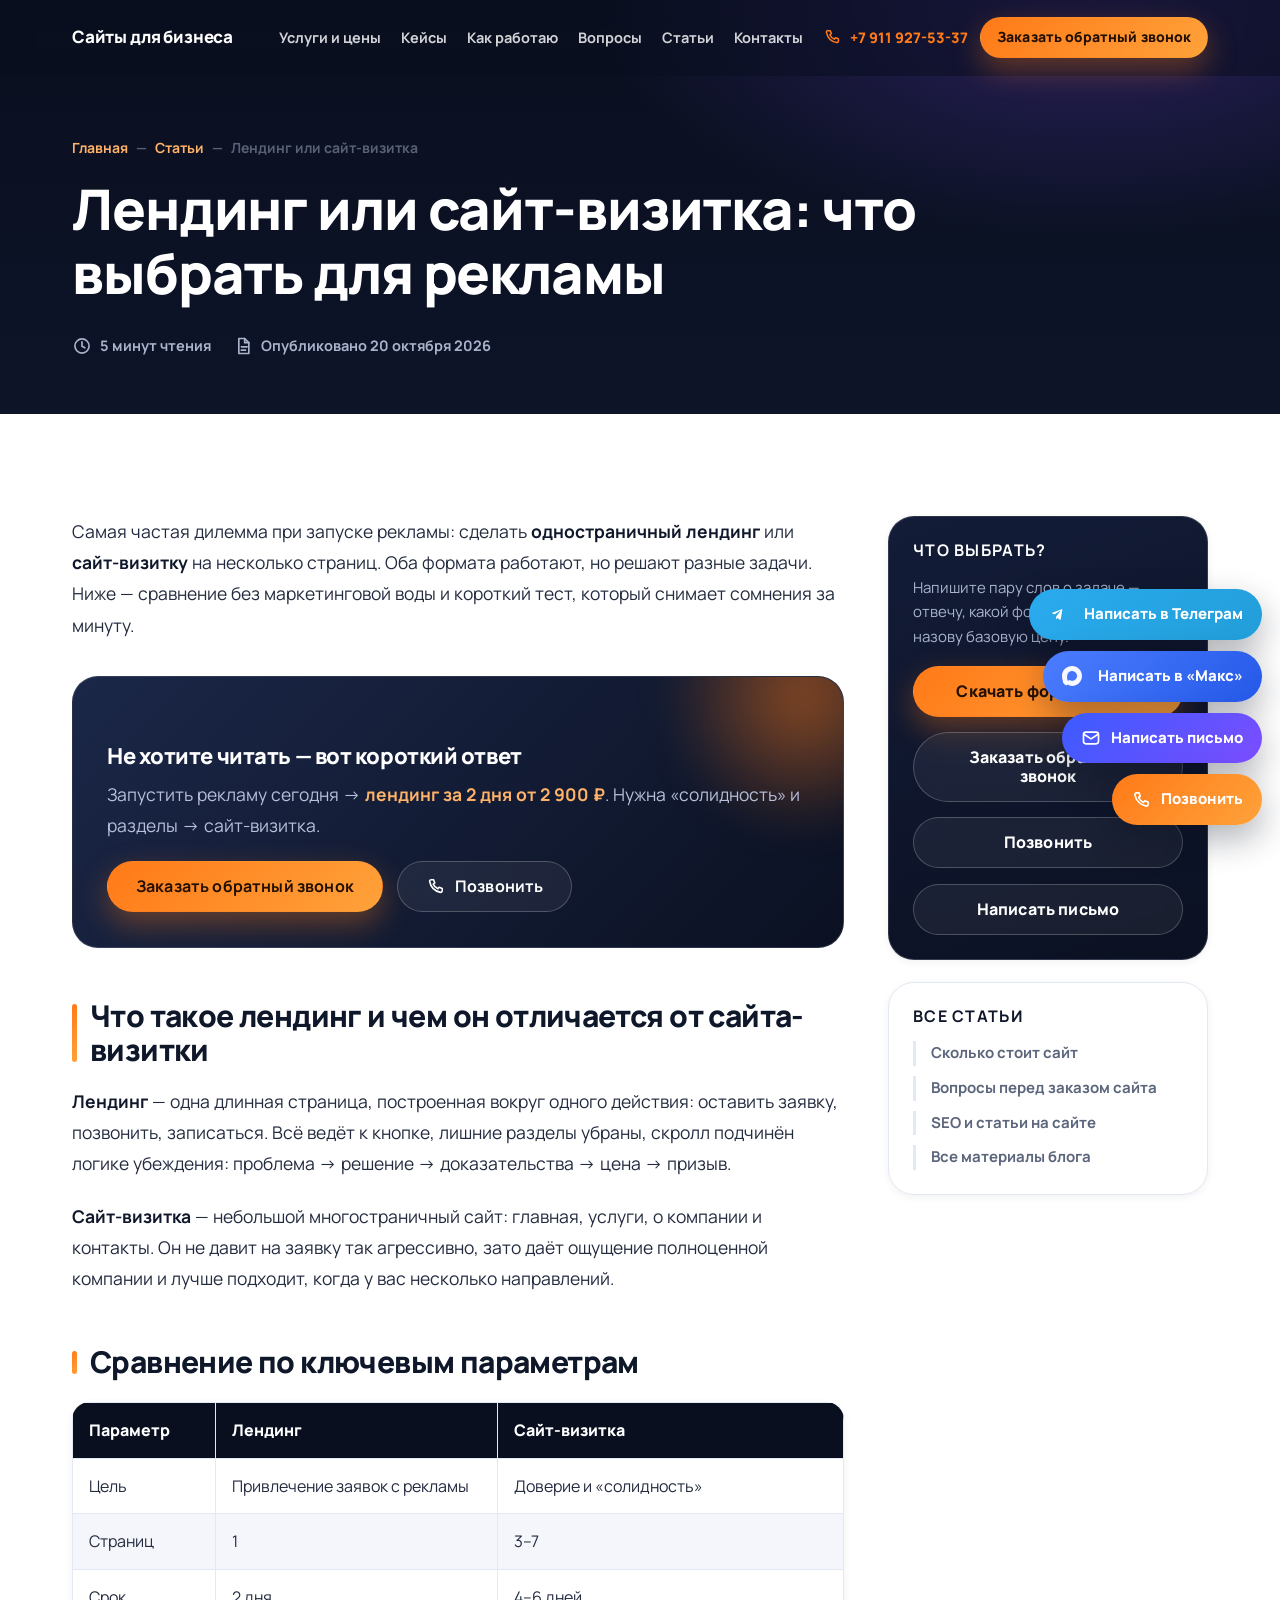
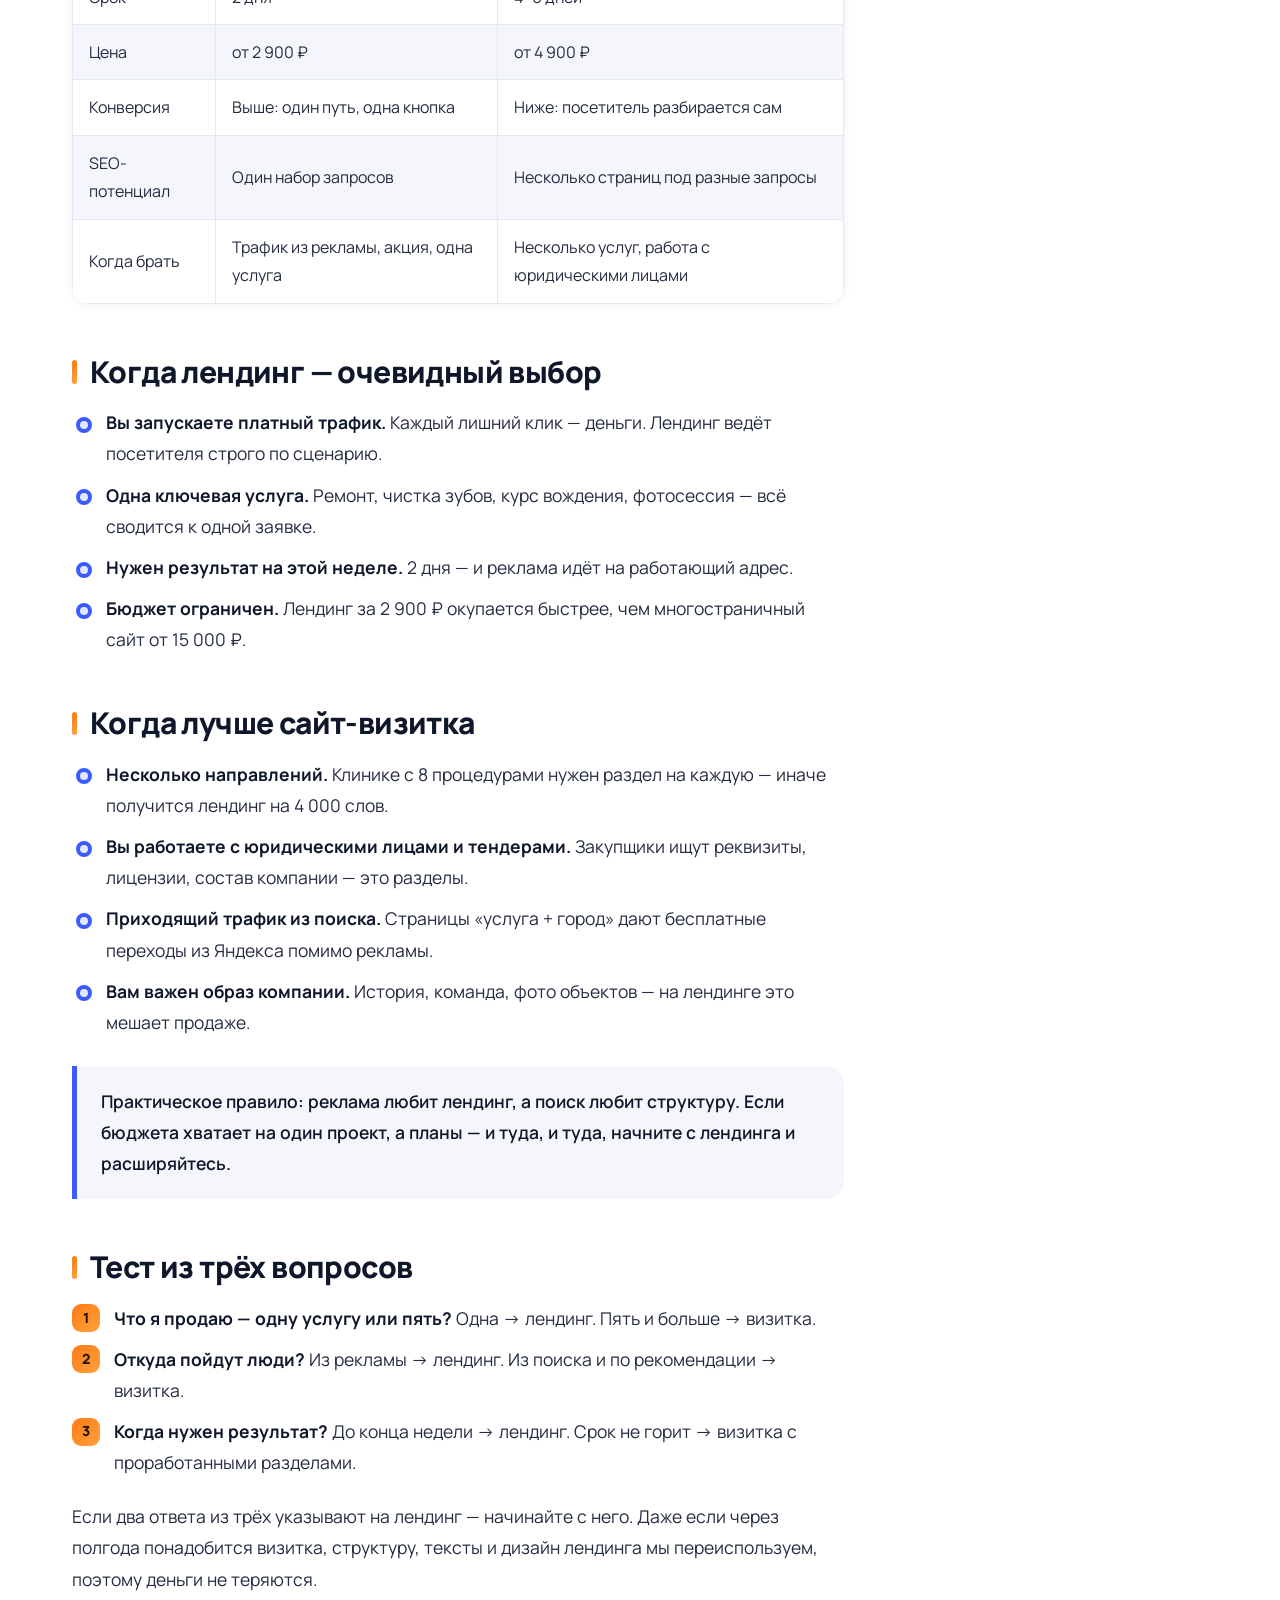
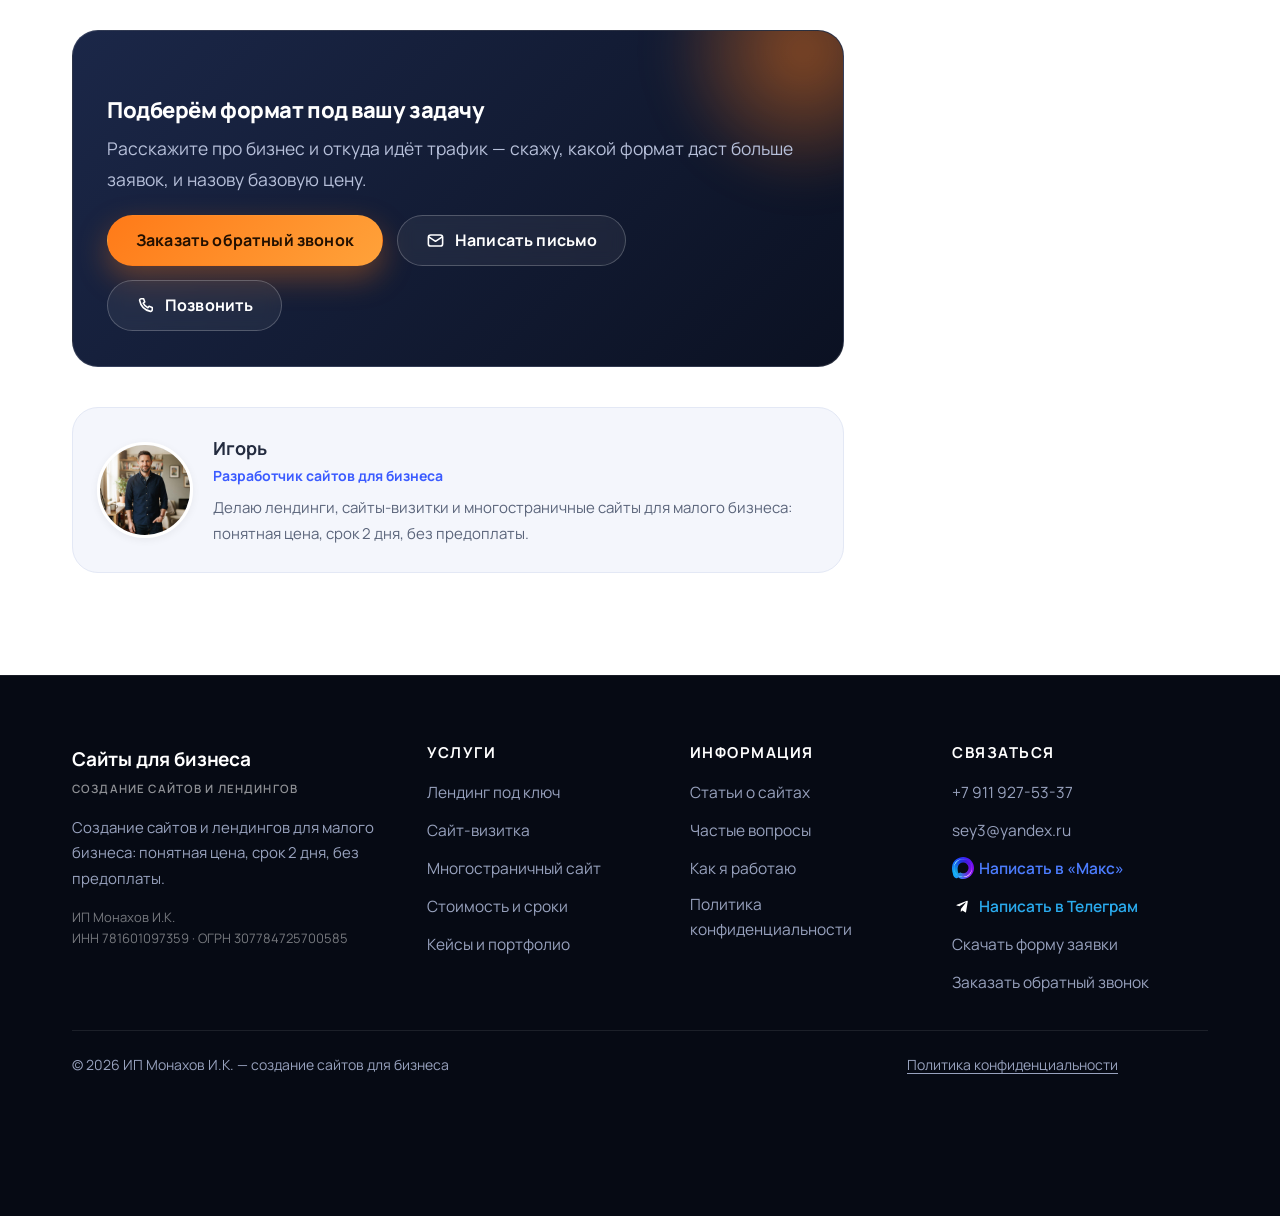
<file: articles/lending-ili-sayt-vizitka.html>
﻿<!DOCTYPE html>
<html lang="ru">
<head>
  <meta charset="UTF-8">
  <meta name="viewport" content="width=device-width, initial-scale=1.0">

  <title>Лендинг или сайт-визитка: что выбрать для рекламы</title>
  <meta name="description" content="Сравниваем лендинг и сайт-визитка по цели, срокам, стоимости и конверсии для рекламы. Понятный тест из трёх вопросов, который помогает выбрать формат сайта под рекламу.">
  <meta name="keywords" content="лендинг или сайт визитка, что выбрать под рекламу, одностраничник под рекламу, сайт визитка для малого бизнеса, лендинг под ключ">
  <meta name="author" content="Игорь — создание сайтов для бизнеса">
  <meta name="robots" content="index, follow, max-image-preview:large">
  <meta name="theme-color" content="#0A0F1F">
  <link rel="canonical" href="https://system785.github.io/Landing-Site-New-New/articles/lending-ili-sayt-vizitka.html">

  <meta property="og:type" content="article">
  <meta property="og:locale" content="ru_RU">
  <meta property="og:site_name" content="Игорь — сайты для бизнеса">
  <meta property="og:title" content="Лендинг или сайт-визитка: что выбрать для рекламы">
  <meta property="og:description" content="Сравнение двух форматов по цели, цене и срокам + тест «что нужно именно вам».">
  <meta property="og:url" content="https://system785.github.io/Landing-Site-New-New/articles/lending-ili-sayt-vizitka.html">
  <meta property="og:image" content="https://system785.github.io/Landing-Site-New-New/img/banner-price.jpg">
  <meta property="article:published_time" content="2026-10-20">
  <meta name="twitter:card" content="summary_large_image">

  <link rel="icon" type="image/svg+xml" href="../img/favicon.svg">
  <link rel="preconnect" href="https://fonts.googleapis.com">
  <link rel="preconnect" href="https://fonts.gstatic.com" crossorigin>
  <link href="https://fonts.googleapis.com/css2?family=Manrope:wght@500;600;700;800&display=swap" rel="stylesheet">
  <link rel="stylesheet" href="../css/style.css">

  <script type="application/ld+json">
  {
    "@context": "https://schema.org",
    "@type": "Article",
    "headline": "Лендинг или сайт-визитка: что выбрать для рекламы",
    "description": "Сравнение лендинга и сайта-визитки по цели, срокам, стоимости и конверсии, с тестом для выбора формата.",
    "inLanguage": "ru-RU",
    "datePublished": "2026-10-20",
    "dateModified": "2026-10-23",
    "author": {"@type": "Person", "name": "Игорь"},
    "mainEntityOfPage": {"@type": "WebPage", "@id": "https://system785.github.io/Landing-Site-New-New/articles/lending-ili-sayt-vizitka.html"},
    "image": "https://system785.github.io/Landing-Site-New-New/img/article-landing.svg"
  }
  </script>

  <script type="application/ld+json">
  {
    "@context": "https://schema.org",
    "@type": "BreadcrumbList",
    "itemListElement": [
      {"@type": "ListItem", "position": 1, "name": "Главная", "item": "https://system785.github.io/Landing-Site-New-New/"},
      {"@type": "ListItem", "position": 2, "name": "Статьи", "item": "https://system785.github.io/Landing-Site-New-New/articles.html"},
      {"@type": "ListItem", "position": 3, "name": "Лендинг или сайт-визитка", "item": "https://system785.github.io/Landing-Site-New-New/articles/lending-ili-sayt-vizitka.html"}
    ]
  }
  </script>
</head>
<body>

  <svg xmlns="http://www.w3.org/2000/svg" style="display:none" aria-hidden="true">
    <symbol id="i-check" viewBox="0 0 24 24"><path d="M4 12.5l5 5L20 6.5"/></symbol>
    <symbol id="i-phone" viewBox="0 0 24 24"><path d="M6.6 3.5h3l1.5 4-2 1.5a12 12 0 0 0 5.9 5.9l1.5-2 4 1.5v3a2 2 0 0 1-2.2 2A17.5 17.5 0 0 1 4.6 5.7 2 2 0 0 1 6.6 3.5z"/></symbol>
    <symbol id="i-mail" viewBox="0 0 24 24"><rect x="3" y="5" width="18" height="14" rx="3"/><path d="M3.5 7.5L12 13l8.5-5.5"/></symbol>
    <symbol id="i-clock" viewBox="0 0 24 24"><circle cx="12" cy="12" r="8.5"/><path d="M12 7v5.2l3.4 2"/></symbol>
    <symbol id="i-shield" viewBox="0 0 24 24"><path d="M12 3l7 3v5.2c0 4.9-3.4 8.4-7 9.8-3.6-1.4-7-4.9-7-9.8V6z"/><path d="M8.6 12l2.3 2.3 4.5-4.6"/></symbol>
    <symbol id="i-arrow" viewBox="0 0 24 24"><path d="M5 12h13M13 6l6 6-6 6"/></symbol>
    <symbol id="i-doc" viewBox="0 0 24 24"><path d="M7 3h7l5 5v13H7z"/><path d="M14 3v5h5M10 13h7M10 17h5"/></symbol>
    <symbol id="i-chat" viewBox="0 0 24 24"><path d="M4 5.5h16v11H9.5L4.5 20.5V16.5H4z"/><path d="M8 10h8M8 13h5"/></symbol>
    <symbol id="i-search" viewBox="0 0 24 24"><circle cx="11" cy="11" r="7"/><path d="M16.2 16.2L21 21"/></symbol>
  </svg>

  <div class="scroll-progress" aria-hidden="true"></div>
  <a class="skip-link" href="#main">Перейти к содержанию</a>

  <header class="header is-scrolled">
    <div class="header__inner">
      <a class="header__brand" href="../index.html">Сайты для бизнеса</a>
      <nav class="nav" aria-label="Основная навигация">
        <a href="../index.html#services">Услуги и цены</a>
        <a href="../index.html#portfolio">Кейсы</a>
        <a href="../index.html#process">Как работаю</a>
        <a href="../index.html#faq">Вопросы</a>
        <a href="../articles.html" data-page>Статьи</a>
        <a href="../index.html#contacts">Контакты</a>
      </nav>
      <div class="header__actions">
        <a class="link-phone" href="tel:+79119275337">
          <svg class="icon" aria-hidden="true"><use href="#i-phone"/></svg>+7 911 927-53-37
        </a>
        <a class="btn btn--cta btn--sm" href="#form" data-modal-open>Заказать обратный звонок</a>
        <button class="burger" type="button" aria-label="Открыть меню" aria-expanded="false">
          <span></span><span></span><span></span>
        </button>
      </div>
    </div>
  </header>

  <div class="mobile-menu">
    <a class="m-link" href="../index.html">Главная</a>
    <a class="m-link" href="../index.html#services">Услуги и цены</a>
    <a class="m-link" href="../index.html#portfolio">Кейсы</a>
    <a class="m-link" href="../index.html#process">Как я работаю</a>
    <a class="m-link" href="../index.html#faq">Частые вопросы</a>
    <a class="m-link" href="../articles.html" data-page>Статьи</a>
    <a class="m-link" href="../index.html#contacts">Контакты</a>
    <div class="m-contacts">
      <a href="tel:+79119275337"><svg class="icon" aria-hidden="true"><use href="#i-phone"/></svg>+7 911 927-53-37</a>
      <a href="mailto:sey3@yandex.ru"><svg class="icon" aria-hidden="true"><use href="#i-mail"/></svg>sey3@yandex.ru</a>
      <a class="btn btn--cta" href="#form" data-modal-open>Заказать обратный звонок</a>
    </div>
  </div>

  <main id="main">

    <section class="page-head">
      <div class="container">
        <nav class="breadcrumbs" aria-label="Хлебные крошки">
          <a href="../index.html">Главная</a><span>—</span>
          <a href="../articles.html">Статьи</a><span>—</span>
          <span>Лендинг или сайт-визитка</span>
        </nav>
        <h1>Лендинг или сайт-визитка: что выбрать для рекламы</h1>
        <div class="page-head__meta">
          <span><svg class="icon" aria-hidden="true"><use href="#i-clock"/></svg> 5 минут чтения</span>
          <span><svg class="icon" aria-hidden="true"><use href="#i-doc"/></svg> Опубликовано 20 октября 2026</span>
        </div>
      </div>
    </section>

    <section class="section">
      <div class="container">
        <div class="article-wrap">

          <article class="prose">
            <p>
              Самая частая дилемма при запуске рекламы: сделать <strong>одностраничный лендинг</strong> или
              <strong>сайт-визитку</strong> на несколько страниц. Оба формата работают, но решают разные задачи.
              Ниже — сравнение без маркетинговой воды и короткий тест, который снимает сомнения за минуту.
            </p>

            <div class="article-cta">
              <h3>Не хотите читать — вот короткий ответ</h3>
              <p>Запустить рекламу сегодня → <strong style="color:#FFB268">лендинг за 2 дня от 2 900 ₽</strong>.
                Нужна «солидность» и разделы → сайт-визитка.</p>
              <div class="btn-row">
                <a class="btn btn--cta" href="#form" data-modal-open>Заказать обратный звонок</a>
                <a class="btn btn--ghost" href="tel:+79119275337">
                  <svg class="icon" aria-hidden="true"><use href="#i-phone"/></svg> Позвонить
                </a>
              </div>
            </div>

            <h2 id="cely">Что такое лендинг и чем он отличается от сайта-визитки</h2>
            <p>
              <strong>Лендинг</strong> — одна длинная страница, построенная вокруг одного действия: оставить заявку,
              позвонить, записаться. Всё ведёт к кнопке, лишние разделы убраны, скролл подчинён логике убеждения:
              проблема → решение → доказательства → цена → призыв.
            </p>
            <p>
              <strong>Сайт-визитка</strong> — небольшой многостраничный сайт: главная, услуги, о компании и контакты.
              Он не давит на заявку так агрессивно, зато даёт ощущение полноценной компании и лучше подходит,
              когда у вас несколько направлений.
            </p>

            <h2 id="sravnenie">Сравнение по ключевым параметрам</h2>
            <table>
              <thead>
                <tr><th>Параметр</th><th>Лендинг</th><th>Сайт-визитка</th></tr>
              </thead>
              <tbody>
                <tr><td>Цель</td><td>Привлечение заявок с рекламы</td><td>Доверие и «солидность»</td></tr>
                <tr><td>Страниц</td><td>1</td><td>3–7</td></tr>
                <tr><td>Срок</td><td>2 дня</td><td>4–6 дней</td></tr>
                <tr><td>Цена</td><td>от 2 900 ₽</td><td>от 4 900 ₽</td></tr>
                <tr><td>Конверсия</td><td>Выше: один путь, одна кнопка</td><td>Ниже: посетитель разбирается сам</td></tr>
                <tr><td>SEO-потенциал</td><td>Один набор запросов</td><td>Несколько страниц под разные запросы</td></tr>
                <tr><td>Когда брать</td><td>Трафик из рекламы, акция, одна услуга</td><td>Несколько услуг, работа с юридическими лицами</td></tr>
              </tbody>
            </table>

            <h2 id="kogda-lending">Когда лендинг — очевидный выбор</h2>
            <ul>
              <li><strong>Вы запускаете платный трафик.</strong> Каждый лишний клик — деньги. Лендинг ведёт посетителя строго по сценарию.</li>
              <li><strong>Одна ключевая услуга.</strong> Ремонт, чистка зубов, курс вождения, фотосессия — всё сводится к одной заявке.</li>
              <li><strong>Нужен результат на этой неделе.</strong> 2 дня — и реклама идёт на работающий адрес.</li>
              <li><strong>Бюджет ограничен.</strong> Лендинг за 2 900 ₽ окупается быстрее, чем многостраничный сайт от 15 000 ₽.</li>
            </ul>

            <h2 id="kogda-vizitka">Когда лучше сайт-визитка</h2>
            <ul>
              <li><strong>Несколько направлений.</strong> Клинике с 8 процедурами нужен раздел на каждую — иначе получится лендинг на 4 000 слов.</li>
              <li><strong>Вы работаете с юридическими лицами и тендерами.</strong> Закупщики ищут реквизиты, лицензии, состав компании — это разделы.</li>
              <li><strong>Приходящий трафик из поиска.</strong> Страницы «услуга + город» дают бесплатные переходы из Яндекса помимо рекламы.</li>
              <li><strong>Вам важен образ компании.</strong> История, команда, фото объектов — на лендинге это мешает продаже.</li>
            </ul>

            <blockquote>
              Практическое правило: реклама любит лендинг, а поиск любит структуру.
              Если бюджета хватает на один проект, а планы — и туда, и туда, начните с лендинга и расширяйтесь.
            </blockquote>

            <h2 id="test">Тест из трёх вопросов</h2>
            <ol>
              <li><strong>Что я продаю — одну услугу или пять?</strong> Одна → лендинг. Пять и больше → визитка.</li>
              <li><strong>Откуда пойдут люди?</strong> Из рекламы → лендинг. Из поиска и по рекомендации → визитка.</li>
              <li><strong>Когда нужен результат?</strong> До конца недели → лендинг. Срок не горит → визитка с проработанными разделами.</li>
            </ol>
            <p>
              Если два ответа из трёх указывают на лендинг — начинайте с него. Даже если через полгода понадобится
              визитка, структуру, тексты и дизайн лендинга мы переиспользуем, поэтому деньги не теряются.
            </p>

            <div class="article-cta">
              <h3>Подберём формат под вашу задачу</h3>
              <p>Расскажите про бизнес и откуда идёт трафик — скажу, какой формат даст больше заявок,
                и назову базовую цену.</p>
              <div class="btn-row">
                <a class="btn btn--cta" href="#form" data-modal-open>Заказать обратный звонок</a>
                <a class="btn btn--ghost" href="mailto:sey3@yandex.ru">
                  <svg class="icon" aria-hidden="true"><use href="#i-mail"/></svg> Написать письмо
                </a>
                <a class="btn btn--ghost" href="tel:+79119275337">
                  <svg class="icon" aria-hidden="true"><use href="#i-phone"/></svg> Позвонить
                </a>
              </div>
            </div>

            <div class="author-box">
              <img src="../img/portrait.jpg" width="96" height="96" loading="lazy" alt="Портрет автора статьи — Игорь">
              <div>
                <b>Игорь</b>
                <span>Разработчик сайтов для бизнеса</span>
                <p>Делаю лендинги, сайты-визитки и многостраничные сайты для малого бизнеса: понятная цена, срок 2 дня, без предоплаты.</p>
              </div>
            </div>
          </article>

          <aside class="aside">
            <div class="aside-card aside-card--dark">
              <h4>Что выбрать?</h4>
              <p>Напишите пару слов о задаче — отвечу, какой формат выгоднее, и назову базовую цену.</p>
              <div class="form-grid" style="margin-top:16px">
                <a class="btn btn--cta btn--block" href="../files/forma-zayavki.docx" download>Скачать форму заявки</a>
                <a class="btn btn--ghost btn--block" href="#form" data-modal-open>Заказать обратный звонок</a>
                <a class="btn btn--ghost btn--block" href="tel:+79119275337">Позвонить</a>
                <a class="btn btn--ghost btn--block" href="mailto:sey3@yandex.ru">Написать письмо</a>
              </div>
            </div>

            <div class="aside-card">
              <h4>Все статьи</h4>
              <nav class="toc" aria-label="Другие статьи">
                <a href="skolko-stoit-sayt-yandex-direct.html">Сколько стоит сайт</a>
                <a href="voprosy-pered-zakazom-sayta.html">Вопросы перед заказом сайта</a>
                <a href="seo-stati-ranzhirovanie.html">SEO и статьи на сайте</a>
                <a href="../articles.html">Все материалы блога</a>
              </nav>
            </div>
          </aside>
        </div>
      </div>
    </section>
  </main>

  <footer class="footer">
    <div class="container">
      <div class="footer__grid">
        <div>
          <div class="footer__brand">
            <b>Сайты для бизнеса</b>
            <span>создание сайтов и лендингов</span>
          </div>
          <p class="footer__about">
            Создание сайтов и лендингов для малого бизнеса: понятная цена,
            срок 2 дня, без предоплаты.
          </p>
          <p class="footer__legal">
            ИП Монахов И.К.<br>
            ИНН 781601097359 · ОГРН 307784725700585
          </p>
        </div>
        <div>
          <h4>Услуги</h4>
          <ul>
            <li><a href="../index.html#services">Лендинг под ключ</a></li>
            <li><a href="../index.html#services">Сайт-визитка</a></li>
            <li><a href="../index.html#services">Многостраничный сайт</a></li>
            <li><a href="../index.html#services">Стоимость и сроки</a></li>
            <li><a href="../index.html#portfolio">Кейсы и портфолио</a></li>
          </ul>
        </div>
        <div>
          <h4>Информация</h4>
          <ul>
            <li><a href="../articles.html">Статьи о сайтах</a></li>
            <li><a href="../index.html#faq">Частые вопросы</a></li>
            <li><a href="../index.html#process">Как я работаю</a></li>
            <li><a href="../privacy.html">Политика конфиденциальности</a></li>
          </ul>
        </div>
        <div>
          <h4>Связаться</h4>
          <ul>
            <li><a href="tel:+79119275337">+7 911 927-53-37</a></li>
            <li><a href="mailto:sey3@yandex.ru">sey3@yandex.ru</a></li>
            <li><a class="link-max" href="https://web.max.ru/79119275337" target="_blank" rel="noopener"><img class="max-logo" src="../img/max-logo.svg" alt="" width="22" height="22">Написать в «Макс»</a></li>
            <li><a class="link-tg" href="tg://user?id=526599691" target="_blank" rel="noopener"><img class="telegram-logo" src="../img/telegram-logo.svg" alt="" width="22" height="22">Написать в Телеграм</a></li>
            <li><a href="../files/forma-zayavki.docx" download>Скачать форму заявки</a></li>
            <li><a href="#form" data-modal-open>Заказать обратный звонок</a></li>
          </ul>
        </div>
      </div>
      <div class="footer__bottom">
        <span>© <span data-year>2026</span> ИП Монахов И.К. — создание сайтов для бизнеса</span>
        <span><a href="../privacy.html">Политика конфиденциальности</a></span>
      </div>
    </div>
  </footer>

  <div class="fab">
    <a class="fab__tg" href="tg://user?id=526599691" target="_blank" rel="noopener" aria-label="Написать в Телеграм">
      <img class="telegram-logo" src="../img/telegram-logo.svg" alt="" width="22" height="22"><span class="fab__label">Написать в Телеграм</span>
    </a>
    <a class="fab__wa" href="https://web.max.ru/79119275337" target="_blank" rel="noopener"
       aria-label="Написать в «Макс»">
      <img class="max-logo" src="../img/max-logo.svg" alt="" width="22" height="22"><span class="fab__label">Написать в «Макс»</span>
    </a>
    <a class="fab__mail" href="mailto:sey3@yandex.ru" aria-label="Написать письмо">
      <svg class="icon" aria-hidden="true"><use href="#i-mail"/></svg><span class="fab__label">Написать письмо</span>
    </a>
    <a class="fab__call" href="tel:+79119275337" aria-label="Позвонить">
      <svg class="icon" aria-hidden="true"><use href="#i-phone"/></svg><span class="fab__label">Позвонить</span>
    </a>
    <button class="fab__top" type="button" aria-label="Наверх">
      <svg class="icon" aria-hidden="true" style="transform:rotate(-90deg)"><use href="#i-arrow"/></svg>
    </button>
  </div>

  <div class="modal" role="dialog" aria-modal="true" aria-labelledby="modal-title">
    <div class="modal__card">
      <button class="modal__close" type="button" aria-label="Закрыть" data-modal-close>&times;</button>
      <div class="modal__head">
        <h3 id="modal-title">Заказать обратный звонок</h3>
        <p>Оставьте контакты — вернусь с расчётом цены и срока в течение 30 минут.</p>
      </div>
      <form data-lead-form novalidate>
        <div class="form-grid">
          <div class="field">
            <label for="m-name">Как вас зовут *</label>
            <input type="text" id="m-name" name="name" placeholder="Например: Игорь" required autocomplete="name">
            <span class="field__error">Пожалуйста, укажите имя</span>
          </div>
          <div class="field">
            <label for="m-phone">Телефон *</label>
            <input type="tel" id="m-phone" name="phone" placeholder="+7 (___) ___-__-__" required autocomplete="tel">
            <span class="field__error">Укажите телефон не короче 10 цифр</span>
          </div>
          <div class="field">
            <label for="m-task">Что нужно сделать</label>
            <textarea id="m-task" name="task" placeholder="Например: лендинг для ремонта квартир"></textarea>
          </div>
        </div>
        <button class="btn btn--cta btn--block btn--lg mt-24" type="submit">
          Отправить заявку <svg class="icon" aria-hidden="true"><use href="#i-arrow"/></svg>
        </button>
              <div class="field field--check">
                <label class="check">
                  <input type="checkbox" name="consent" required>
                  <span>Я даю согласие на обработку персональных данных в соответствии с <a href="../privacy.html">политикой конфиденциальности</a></span>
                </label>
                <span class="field__error">Необходимо дать согласие на обработку персональных данных</span>
              </div>
        <div class="form-success" role="status">
          <i><svg class="icon" aria-hidden="true"><use href="#i-check"/></svg></i>
          <h4>Заявка сформирована!</h4>
          <p>Письмо открылось в почтовом клиенте. Если нет — напишите на sey3@yandex.ru или позвоните: +7 911 927-53-37.</p>
          <div class="btn-row center mt-24">
            <a class="btn btn--outline btn--sm" href="tel:+79119275337">Позвонить</a>
            <a class="btn btn--max btn--sm" href="https://web.max.ru/79119275337" target="_blank" rel="noopener"><img class="max-logo" src="../img/max-logo.svg" alt="" width="22" height="22">Написать в «Макс»</a>
            <a class="btn btn--tg btn--sm" href="tg://user?id=526599691" target="_blank" rel="noopener"><img class="telegram-logo" src="../img/telegram-logo.svg" alt="" width="22" height="22">Написать в Телеграм</a>
          </div>
        </div>
      </form>
    </div>
  </div>

  <script src="../js/main.js" defer></script>
</body>
</html>
</file>
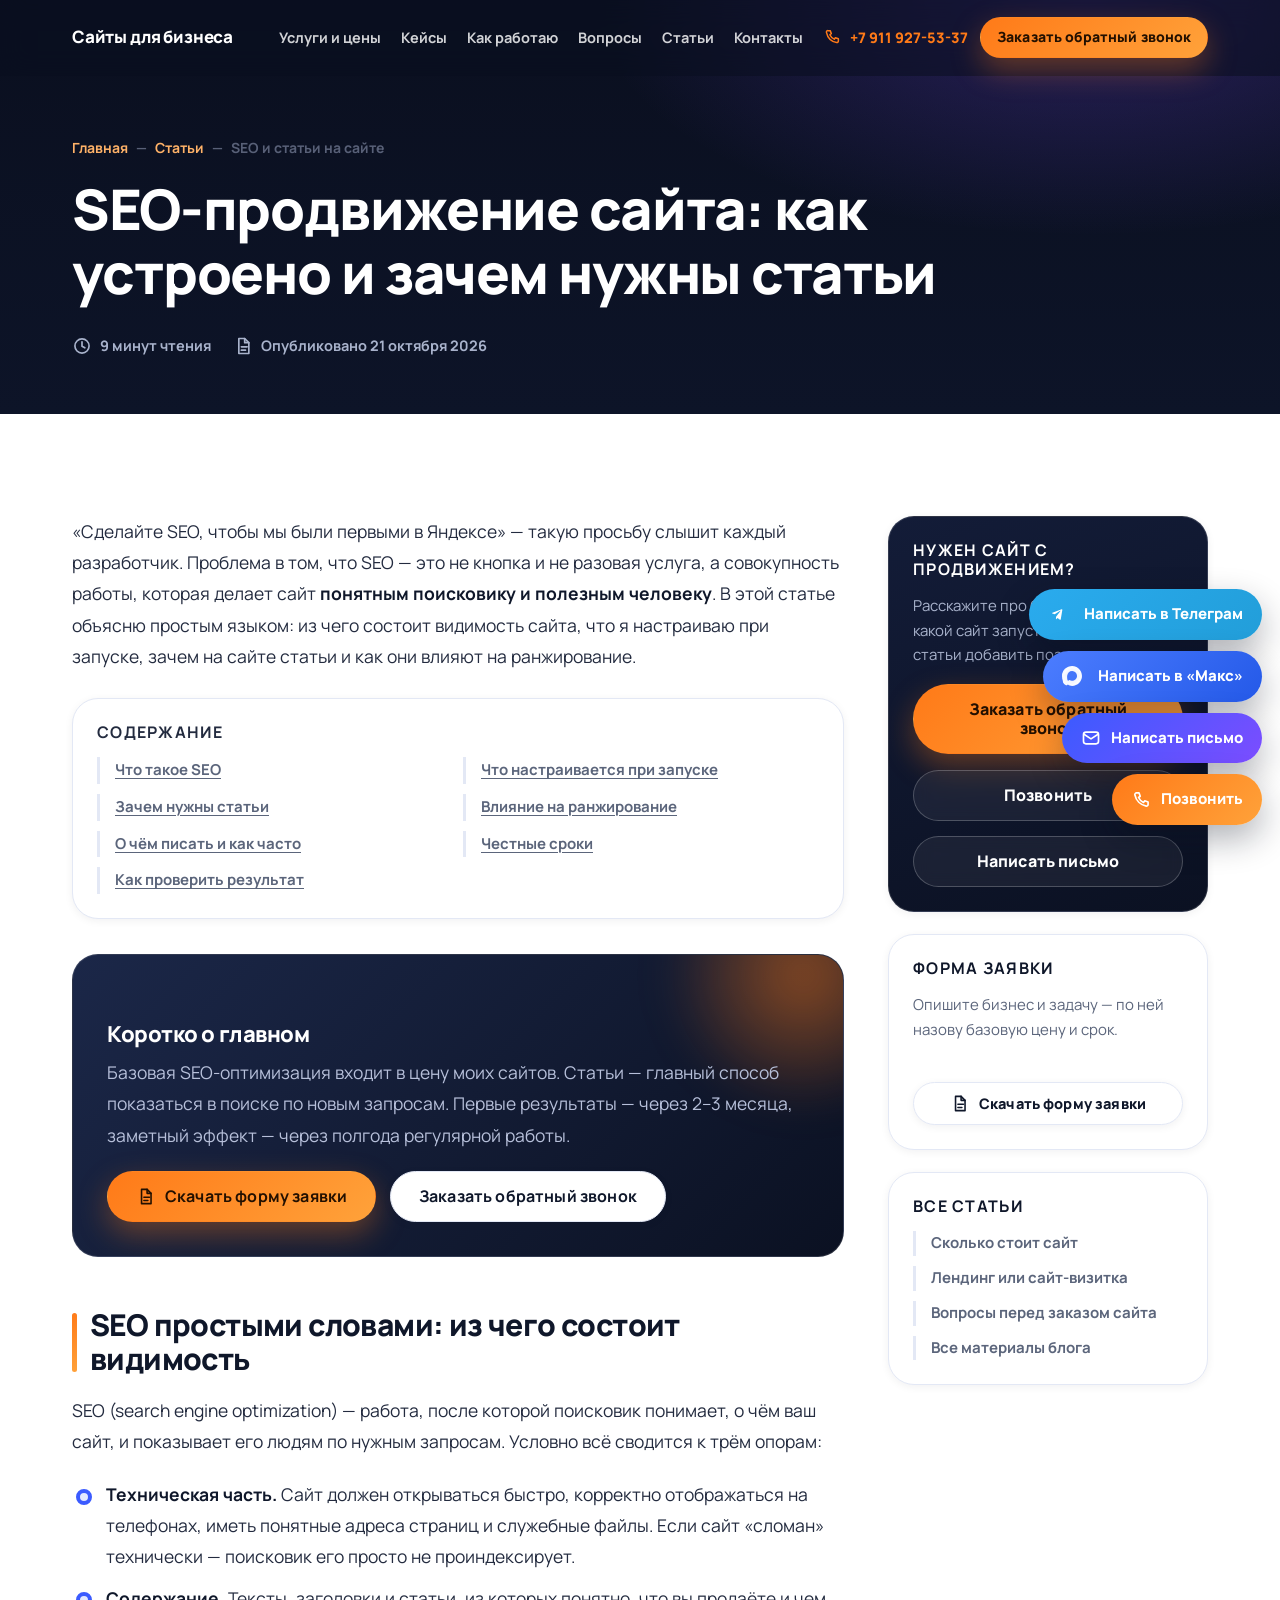
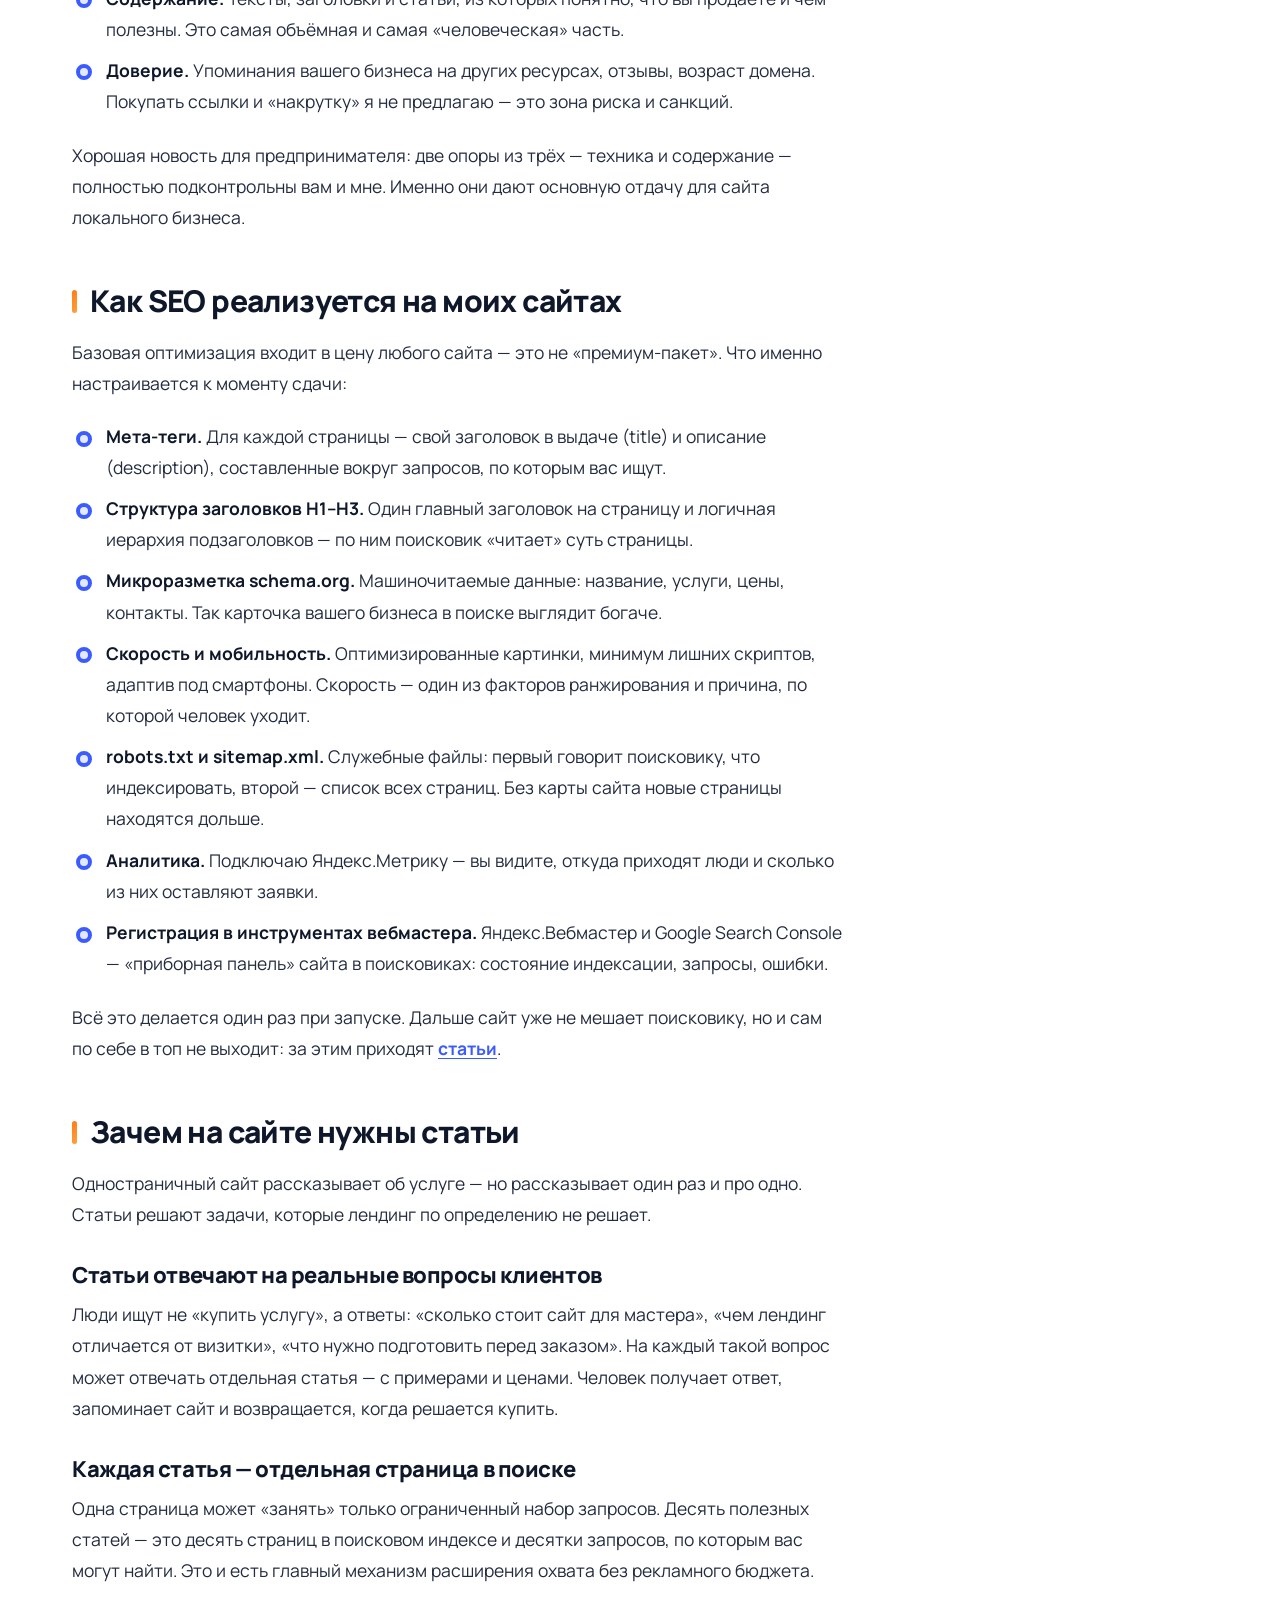
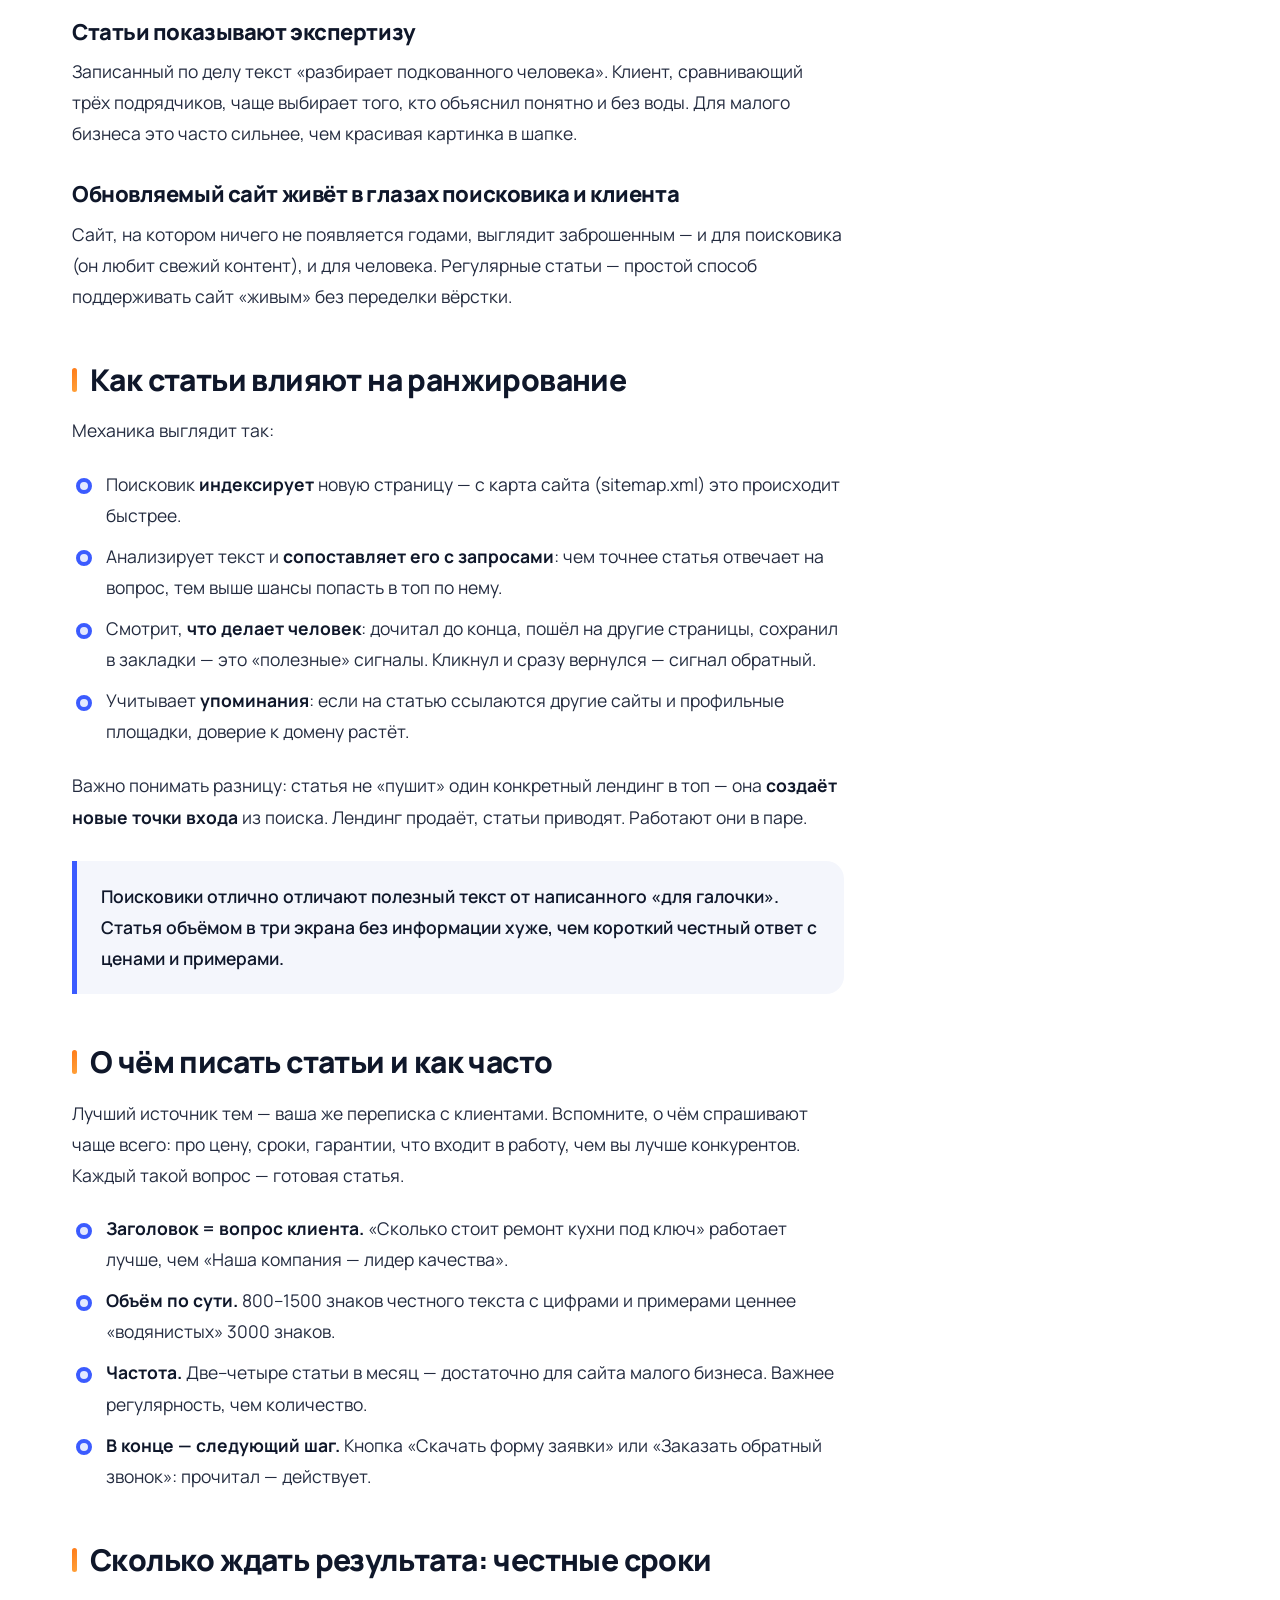
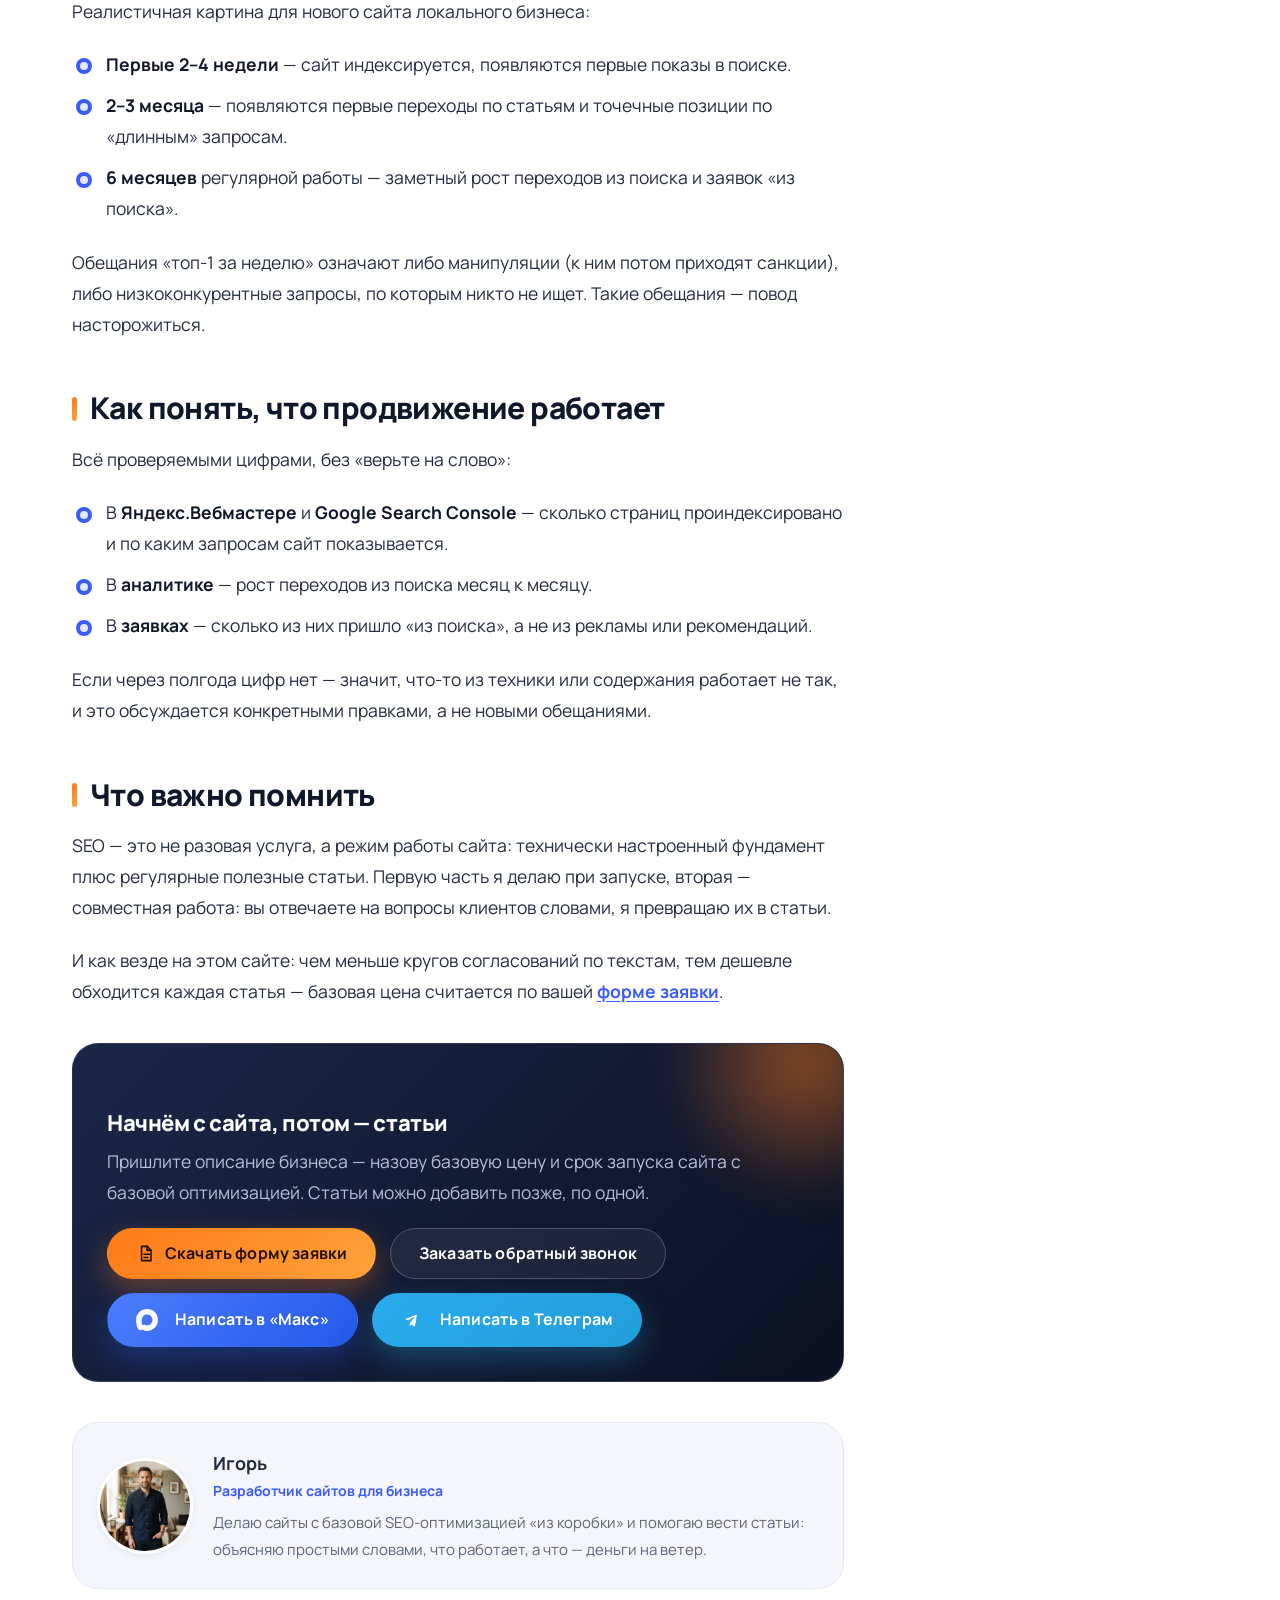
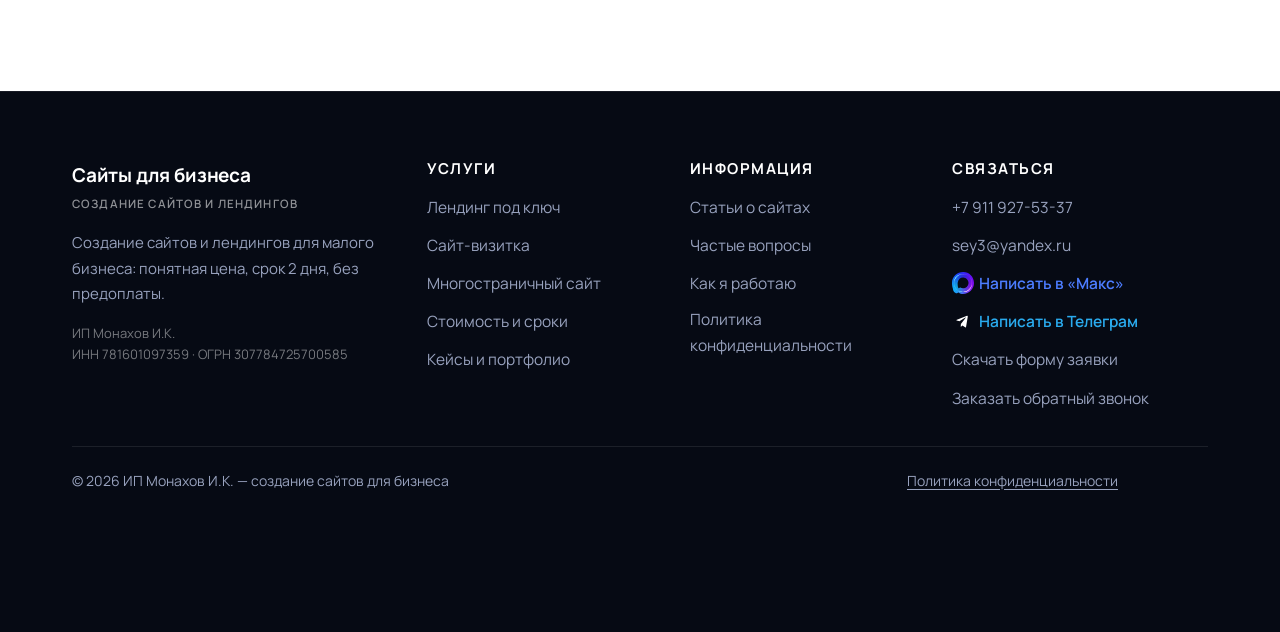
<file: articles/seo-stati-ranzhirovanie.html>
﻿<!DOCTYPE html>
<html lang="ru">
<head>
  <meta charset="UTF-8">
  <meta name="viewport" content="width=device-width, initial-scale=1.0">

  <title>SEO-продвижение сайта: как устроено и зачем нужны статьи</title>
  <meta name="description" content="Простыми словами о SEO: из чего состоит видимость сайта в поисковиках, что именно настраивается при запуске, зачем на сайте статьи и как они влияют на ранжирование. Реалистичные сроки и способы проверить результат.">
  <meta name="keywords" content="seo продвижение сайта простыми словами, зачем нужны статьи на сайте, как сайт попадает в поисковики, влияние статей на ранжирование, продвижение сайта в яндексе и google">
  <meta name="author" content="Игорь — создание сайтов для бизнеса">
  <meta name="robots" content="index, follow, max-image-preview:large">
  <meta name="theme-color" content="#0A0F1F">
  <link rel="canonical" href="https://system785.github.io/Landing-Site/articles/seo-stati-ranzhirovanie.html">

  <meta property="og:type" content="article">
  <meta property="og:locale" content="ru_RU">
  <meta property="og:site_name" content="Игорь — сайты для бизнеса">
  <meta property="og:title" content="SEO-продвижение сайта: как устроено и зачем нужны статьи">
  <meta property="og:description" content="Из чего состоит видимость сайта в поисковиках, что настраивается при запуске и как статьи помогают ранжированию.">
  <meta property="og:image" content="https://system785.github.io/Landing-Site/img/banner-price.jpg">
  <meta property="og:url" content="https://system785.github.io/Landing-Site/articles/seo-stati-ranzhirovanie.html">
  <meta property="article:published_time" content="2026-10-21">
  <meta name="twitter:card" content="summary_large_image">

  <link rel="icon" type="image/svg+xml" href="../img/favicon.svg">
  <link rel="preconnect" href="https://fonts.googleapis.com">
  <link rel="preconnect" href="https://fonts.gstatic.com" crossorigin>
  <link href="https://fonts.googleapis.com/css2?family=Manrope:wght@500;600;700;800&display=swap" rel="stylesheet">
  <link rel="stylesheet" href="../css/style.css">

  <script type="application/ld+json">
  {
    "@context": "https://schema.org",
    "@type": "Article",
    "headline": "SEO-продвижение сайта: как устроено и зачем нужны статьи",
    "description": "Простыми словами о SEO: составляющие видимости сайта, техническая настройка при запуске, роль статей в ранжировании и реалистичные сроки результата.",
    "inLanguage": "ru-RU",
    "datePublished": "2026-10-21",
    "dateModified": "2026-10-23",
    "author": {"@type": "Person", "name": "Игорь"},
    "mainEntityOfPage": {"@type": "WebPage", "@id": "https://system785.github.io/Landing-Site/articles/seo-stati-ranzhirovanie.html"},
    "image": "https://system785.github.io/Landing-Site/img/banner-price.jpg"
  }
  </script>

  <script type="application/ld+json">
  {
    "@context": "https://schema.org",
    "@type": "BreadcrumbList",
    "itemListElement": [
      {"@type": "ListItem", "position": 1, "name": "Главная", "item": "https://system785.github.io/Landing-Site/"},
      {"@type": "ListItem", "position": 2, "name": "Статьи", "item": "https://system785.github.io/Landing-Site/articles.html"},
      {"@type": "ListItem", "position": 3, "name": "SEO и статьи на сайте", "item": "https://system785.github.io/Landing-Site/articles/seo-stati-ranzhirovanie.html"}
    ]
  }
  </script>
</head>
<body>

  <svg xmlns="http://www.w3.org/2000/svg" style="display:none" aria-hidden="true">
    <symbol id="i-check" viewBox="0 0 24 24"><path d="M4 12.5l5 5L20 6.5"/></symbol>
    <symbol id="i-phone" viewBox="0 0 24 24"><path d="M6.6 3.5h3l1.5 4-2 1.5a12 12 0 0 0 5.9 5.9l1.5-2 4 1.5v3a2 2 0 0 1-2.2 2A17.5 17.5 0 0 1 4.6 5.7 2 2 0 0 1 6.6 3.5z"/></symbol>
    <symbol id="i-mail" viewBox="0 0 24 24"><rect x="3" y="5" width="18" height="14" rx="3"/><path d="M3.5 7.5L12 13l8.5-5.5"/></symbol>
    <symbol id="i-clock" viewBox="0 0 24 24"><circle cx="12" cy="12" r="8.5"/><path d="M12 7v5.2l3.4 2"/></symbol>
    <symbol id="i-shield" viewBox="0 0 24 24"><path d="M12 3l7 3v5.2c0 4.9-3.4 8.4-7 9.8-3.6-1.4-7-4.9-7-9.8V6z"/><path d="M8.6 12l2.3 2.3 4.5-4.6"/></symbol>
    <symbol id="i-arrow" viewBox="0 0 24 24"><path d="M5 12h13M13 6l6 6-6 6"/></symbol>
    <symbol id="i-doc" viewBox="0 0 24 24"><path d="M7 3h7l5 5v13H7z"/><path d="M14 3v5h5M10 13h7M10 17h5"/></symbol>
    <symbol id="i-chat" viewBox="0 0 24 24"><path d="M4 5.5h16v11H9.5L4.5 20.5V16.5H4z"/><path d="M8 10h8M8 13h5"/></symbol>
  </svg>

  <div class="scroll-progress" aria-hidden="true"></div>
  <a class="skip-link" href="#main">Перейти к содержанию</a>

  <header class="header is-scrolled">
    <div class="header__inner">
      <a class="header__brand" href="../index.html">Сайты для бизнеса</a>
      <nav class="nav" aria-label="Основная навигация">
        <a href="../index.html#services">Услуги и цены</a>
        <a href="../index.html#portfolio">Кейсы</a>
        <a href="../index.html#process">Как работаю</a>
        <a href="../index.html#faq">Вопросы</a>
        <a href="../articles.html" data-page>Статьи</a>
        <a href="../index.html#contacts">Контакты</a>
      </nav>
      <div class="header__actions">
        <a class="link-phone" href="tel:+79119275337">
          <svg class="icon" aria-hidden="true"><use href="#i-phone"/></svg>+7 911 927-53-37
        </a>
        <a class="btn btn--cta btn--sm" href="#form" data-modal-open>Заказать обратный звонок</a>
        <button class="burger" type="button" aria-label="Открыть меню" aria-expanded="false">
          <span></span><span></span><span></span>
        </button>
      </div>
    </div>
  </header>

  <div class="mobile-menu">
    <a class="m-link" href="../index.html">Главная</a>
    <a class="m-link" href="../index.html#services">Услуги и цены</a>
    <a class="m-link" href="../index.html#portfolio">Кейсы</a>
    <a class="m-link" href="../index.html#process">Как я работаю</a>
    <a class="m-link" href="../index.html#faq">Частые вопросы</a>
    <a class="m-link" href="../articles.html" data-page>Статьи</a>
    <a class="m-link" href="../index.html#contacts">Контакты</a>
    <div class="m-contacts">
      <a href="tel:+79119275337"><svg class="icon" aria-hidden="true"><use href="#i-phone"/></svg>+7 911 927-53-37</a>
      <a href="mailto:sey3@yandex.ru"><svg class="icon" aria-hidden="true"><use href="#i-mail"/></svg>sey3@yandex.ru</a>
      <a class="btn btn--cta" href="#form" data-modal-open>Заказать обратный звонок</a>
    </div>
  </div>

  <main id="main">

    <section class="page-head">
      <div class="container">
        <nav class="breadcrumbs" aria-label="Хлебные крошки">
          <a href="../index.html">Главная</a><span>—</span>
          <a href="../articles.html">Статьи</a><span>—</span>
          <span>SEO и статьи на сайте</span>
        </nav>
        <h1>SEO-продвижение сайта: как устроено и зачем нужны статьи</h1>
        <div class="page-head__meta">
          <span><svg class="icon" aria-hidden="true"><use href="#i-clock"/></svg> 9 минут чтения</span>
          <span><svg class="icon" aria-hidden="true"><use href="#i-doc"/></svg> Опубликовано 21 октября 2026</span>
        </div>
      </div>
    </section>

    <section class="section">
      <div class="container">
        <div class="article-wrap">

          <article class="prose">
            <p>
              «Сделайте SEO, чтобы мы были первыми в Яндексе» — такую просьбу слышит каждый разработчик.
              Проблема в том, что SEO — это не кнопка и не разовая услуга, а совокупность работы,
              которая делает сайт <strong>понятным поисковику и полезным человеку</strong>. В этой статье
              объясню простым языком: из чего состоит видимость сайта, что я настраиваю при запуске,
              зачем на сайте статьи и как они влияют на ранжирование.
            </p>

            <div class="aside-card toc-box">
              <h4>Содержание</h4>
              <nav class="toc" aria-label="Содержание статьи">
                <a href="#chto-takoe">Что такое SEO</a>
                <a href="#kak-ustroeno">Что настраивается при запуске</a>
                <a href="#zachem-stati">Зачем нужны статьи</a>
                <a href="#ranzhirovanie">Влияние на ранжирование</a>
                <a href="#o-chyom-pisat">О чём писать и как часто</a>
                <a href="#sroki">Честные сроки</a>
                <a href="#kontrol">Как проверить результат</a>
              </nav>
            </div>

            <div class="article-cta">
              <h3>Коротко о главном</h3>
              <p>Базовая SEO-оптимизация входит в цену моих сайтов. Статьи — главный способ
                показаться в поиске по новым запросам. Первые результаты — через 2–3 месяца,
                заметный эффект — через полгода регулярной работы.</p>
              <div class="btn-row">
                <a class="btn btn--cta" href="../files/forma-zayavki.docx" download>
                  <svg class="icon" aria-hidden="true"><use href="#i-doc"/></svg> Скачать форму заявки
                </a>
                <a class="btn btn--outline" href="#form" data-modal-open>Заказать обратный звонок</a>
              </div>
            </div>

            <h2 id="chto-takoe">SEO простыми словами: из чего состоит видимость</h2>
            <p>
              SEO (search engine optimization) — работа, после которой поисковик понимает, о чём ваш сайт,
              и показывает его людям по нужным запросам. Условно всё сводится к трём опорам:
            </p>
            <ul>
              <li><strong>Техническая часть.</strong> Сайт должен открываться быстро, корректно отображаться на телефонах, иметь понятные адреса страниц и служебные файлы. Если сайт «сломан» технически — поисковик его просто не проиндексирует.</li>
              <li><strong>Содержание.</strong> Тексты, заголовки и статьи, из которых понятно, что вы продаёте и чем полезны. Это самая объёмная и самая «человеческая» часть.</li>
              <li><strong>Доверие.</strong> Упоминания вашего бизнеса на других ресурсах, отзывы, возраст домена. Покупать ссылки и «накрутку» я не предлагаю — это зона риска и санкций.</li>
            </ul>
            <p>
              Хорошая новость для предпринимателя: две опоры из трёх — техника и содержание —
              полностью подконтрольны вам и мне. Именно они дают основную отдачу для сайта
              локального бизнеса.
            </p>

            <h2 id="kak-ustroeno">Как SEO реализуется на моих сайтах</h2>
            <p>
              Базовая оптимизация входит в цену любого сайта — это не «премиум-пакет». Что именно
              настраивается к моменту сдачи:
            </p>
            <ul>
              <li><strong>Мета-теги.</strong> Для каждой страницы — свой заголовок в выдаче (title) и описание (description), составленные вокруг запросов, по которым вас ищут.</li>
              <li><strong>Структура заголовков H1–H3.</strong> Один главный заголовок на страницу и логичная иерархия подзаголовков — по ним поисковик «читает» суть страницы.</li>
              <li><strong>Микроразметка schema.org.</strong> Машиночитаемые данные: название, услуги, цены, контакты. Так карточка вашего бизнеса в поиске выглядит богаче.</li>
              <li><strong>Скорость и мобильность.</strong> Оптимизированные картинки, минимум лишних скриптов, адаптив под смартфоны. Скорость — один из факторов ранжирования и причина, по которой человек уходит.</li>
              <li><strong>robots.txt и sitemap.xml.</strong> Служебные файлы: первый говорит поисковику, что индексировать, второй — список всех страниц. Без карты сайта новые страницы находятся дольше.</li>
              <li><strong>Аналитика.</strong> Подключаю Яндекс.Метрику — вы видите, откуда приходят люди и сколько из них оставляют заявки.</li>
              <li><strong>Регистрация в инструментах вебмастера.</strong> Яндекс.Вебмастер и Google Search Console — «приборная панель» сайта в поисковиках: состояние индексации, запросы, ошибки.</li>
            </ul>
            <p>
              Всё это делается один раз при запуске. Дальше сайт уже не мешает поисковику, но и
              сам по себе в топ не выходит: за этим приходят <a href="#zachem-stati">статьи</a>.
            </p>

            <h2 id="zachem-stati">Зачем на сайте нужны статьи</h2>
            <p>
              Одностраничный сайт рассказывает об услуге — но рассказывает один раз и про одно.
              Статьи решают задачи, которые лендинг по определению не решает.
            </p>

            <h3 id="zachem-1">Статьи отвечают на реальные вопросы клиентов</h3>
            <p>
              Люди ищут не «купить услугу», а ответы: «сколько стоит сайт для мастера», «чем лендинг
              отличается от визитки», «что нужно подготовить перед заказом». На каждый такой вопрос
              может отвечать отдельная статья — с примерами и ценами. Человек получает ответ,
              запоминает сайт и возвращается, когда решается купить.
            </p>

            <h3 id="zachem-2">Каждая статья — отдельная страница в поиске</h3>
            <p>
              Одна страница может «занять» только ограниченный набор запросов. Десять полезных статей —
              это десять страниц в поисковом индексе и десятки запросов, по которым вас могут найти.
              Это и есть главный механизм расширения охвата без рекламного бюджета.
            </p>

            <h3 id="zachem-3">Статьи показывают экспертизу</h3>
            <p>
              Записанный по делу текст «разбирает подкованного человека». Клиент, сравнивающий трёх
              подрядчиков, чаще выбирает того, кто объяснил понятно и без воды. Для малого бизнеса
              это часто сильнее, чем красивая картинка в шапке.
            </p>

            <h3 id="zachem-4">Обновляемый сайт живёт в глазах поисковика и клиента</h3>
            <p>
              Сайт, на котором ничего не появляется годами, выглядит заброшенным — и для поисковика
              (он любит свежий контент), и для человека. Регулярные статьи — простой способ
              поддерживать сайт «живым» без переделки вёрстки.
            </p>

            <h2 id="ranzhirovanie">Как статьи влияют на ранжирование</h2>
            <p>
              Механика выглядит так:
            </p>
            <ul>
              <li>Поисковик <strong>индексирует</strong> новую страницу — с карта сайта (sitemap.xml) это происходит быстрее.</li>
              <li>Анализирует текст и <strong>сопоставляет его с запросами</strong>: чем точнее статья отвечает на вопрос, тем выше шансы попасть в топ по нему.</li>
              <li>Смотрит, <strong>что делает человек</strong>: дочитал до конца, пошёл на другие страницы, сохранил в закладки — это «полезные» сигналы. Кликнул и сразу вернулся — сигнал обратный.</li>
              <li>Учитывает <strong>упоминания</strong>: если на статью ссылаются другие сайты и профильные площадки, доверие к домену растёт.</li>
            </ul>
            <p>
              Важно понимать разницу: статья не «пушит» один конкретный лендинг в топ — она
              <strong>создаёт новые точки входа</strong> из поиска. Лендинг продаёт, статьи приводят.
              Работают они в паре.
            </p>
            <blockquote>
              Поисковики отлично отличают полезный текст от написанного «для галочки». Статья
              объёмом в три экрана без информации хуже, чем короткий честный ответ с ценами и примерами.
            </blockquote>

            <h2 id="o-chyom-pisat">О чём писать статьи и как часто</h2>
            <p>
              Лучший источник тем — ваша же переписка с клиентами. Вспомните, о чём спрашивают
              чаще всего: про цену, сроки, гарантии, что входит в работу, чем вы лучше конкурентов.
              Каждый такой вопрос — готовая статья.
            </p>
            <ul>
              <li><strong>Заголовок = вопрос клиента.</strong> «Сколько стоит ремонт кухни под ключ» работает лучше, чем «Наша компания — лидер качества».</li>
              <li><strong>Объём по сути.</strong> 800–1500 знаков честного текста с цифрами и примерами ценнее «водянистых» 3000 знаков.</li>
              <li><strong>Частота.</strong> Две–четыре статьи в месяц — достаточно для сайта малого бизнеса. Важнее регулярность, чем количество.</li>
              <li><strong>В конце — следующий шаг.</strong> Кнопка «Скачать форму заявки» или «Заказать обратный звонок»: прочитал — действует.</li>
            </ul>

            <h2 id="sroki">Сколько ждать результата: честные сроки</h2>
            <p>
              Реалистичная картина для нового сайта локального бизнеса:
            </p>
            <ul>
              <li><strong>Первые 2–4 недели</strong> — сайт индексируется, появляются первые показы в поиске.</li>
              <li><strong>2–3 месяца</strong> — появляются первые переходы по статьям и точечные позиции по «длинным» запросам.</li>
              <li><strong>6 месяцев</strong> регулярной работы — заметный рост переходов из поиска и заявок «из поиска».</li>
            </ul>
            <p>
              Обещания «топ-1 за неделю» означают либо манипуляции (к ним потом приходят санкции),
              либо низкоконкурентные запросы, по которым никто не ищет. Такие обещания — повод
              насторожиться.
            </p>

            <h2 id="kontrol">Как понять, что продвижение работает</h2>
            <p>
              Всё проверяемыми цифрами, без «верьте на слово»:
            </p>
            <ul>
              <li>В <strong>Яндекс.Вебмастере</strong> и <strong>Google Search Console</strong> — сколько страниц проиндексировано и по каким запросам сайт показывается.</li>
              <li>В <strong>аналитике</strong> — рост переходов из поиска месяц к месяцу.</li>
              <li>В <strong>заявках</strong> — сколько из них пришло «из поиска», а не из рекламы или рекомендаций.</li>
            </ul>
            <p>
              Если через полгода цифр нет — значит, что-то из техники или содержания работает не так,
              и это обсуждается конкретными правками, а не новыми обещаниями.
            </p>

            <h2 id="vyvod">Что важно помнить</h2>
            <p>
              SEO — это не разовая услуга, а режим работы сайта: технически настроенный фундамент
              плюс регулярные полезные статьи. Первую часть я делаю при запуске, вторая —
              совместная работа: вы отвечаете на вопросы клиентов словами, я превращаю их в статьи.
            </p>
            <p>
              И как везде на этом сайте: чем меньше кругов согласований по текстам, тем дешевле
              обходится каждая статья — базовая цена считается по вашей
              <a href="../files/forma-zayavki.docx" download>форме заявки</a>.
            </p>

            <div class="article-cta">
              <h3>Начнём с сайта, потом — статьи</h3>
              <p>Пришлите описание бизнеса — назову базовую цену и срок запуска сайта с базовой оптимизацией.
                Статьи можно добавить позже, по одной.</p>
              <div class="btn-row">
                <a class="btn btn--cta" href="../files/forma-zayavki.docx" download>
                  <svg class="icon" aria-hidden="true"><use href="#i-doc"/></svg> Скачать форму заявки
                </a>
                <a class="btn btn--ghost" href="#form" data-modal-open>Заказать обратный звонок</a>
                <a class="btn btn--max" href="https://web.max.ru/79119275337" target="_blank" rel="noopener">
                  <img class="max-logo" src="../img/max-logo.svg" alt="" width="22" height="22"> Написать в «Макс»
                </a>
                <a class="btn btn--tg" href="tg://user?id=526599691" target="_blank" rel="noopener"><img class="telegram-logo" src="../img/telegram-logo.svg" alt="" width="22" height="22"> Написать в Телеграм</a>
              </div>
            </div>

            <div class="author-box">
              <img src="../img/portrait.jpg" width="96" height="96" loading="lazy" alt="Портрет автора статьи — Игорь">
              <div>
                <b>Игорь</b>
                <span>Разработчик сайтов для бизнеса</span>
                <p>Делаю сайты с базовой SEO-оптимизацией «из коробки» и помогаю вести статьи:
                  объясняю простыми словами, что работает, а что — деньги на ветер.</p>
              </div>
            </div>
          </article>

          <aside class="aside">
            <div class="aside-card aside-card--dark">
              <h4>Нужен сайт с продвижением?</h4>
              <p>Расскажите про бизнес — скажу, какой сайт запустить сейчас, а какие статьи добавить позже.</p>
              <div class="form-grid" style="margin-top:16px">
                <a class="btn btn--cta btn--block" href="#form" data-modal-open>Заказать обратный звонок</a>
                <a class="btn btn--ghost btn--block" href="tel:+79119275337">Позвонить</a>
                <a class="btn btn--ghost btn--block" href="mailto:sey3@yandex.ru">Написать письмо</a>
              </div>
            </div>

            <div class="aside-card">
              <h4>Форма заявки</h4>
              <p style="color:var(--muted); font-size:15px">Опишите бизнес и задачу — по ней назову базовую цену и срок.</p>
              <a class="btn btn--outline btn--block btn--sm mt-24" href="../files/forma-zayavki.docx" download>
                <svg class="icon" aria-hidden="true"><use href="#i-doc"/></svg> Скачать форму заявки
              </a>
            </div>

            

            <div class="aside-card">
              <h4>Все статьи</h4>
              <nav class="toc" aria-label="Другие статьи">
                <a href="skolko-stoit-sayt-yandex-direct.html">Сколько стоит сайт</a>
                <a href="lending-ili-sayt-vizitka.html">Лендинг или сайт-визитка</a>
                <a href="voprosy-pered-zakazom-sayta.html">Вопросы перед заказом сайта</a>
                <a href="../articles.html">Все материалы блога</a>
              </nav>
            </div>
          </aside>
        </div>
      </div>
    </section>
  </main>

  <footer class="footer">
    <div class="container">
      <div class="footer__grid">
        <div>
          <div class="footer__brand">
            <b>Сайты для бизнеса</b>
            <span>создание сайтов и лендингов</span>
          </div>
          <p class="footer__about">
            Создание сайтов и лендингов для малого бизнеса: понятная цена,
            срок 2 дня, без предоплаты.
          </p>
          <p class="footer__legal">
            ИП Монахов И.К.<br>
            ИНН 781601097359 · ОГРН 307784725700585
          </p>
        </div>
        <div>
          <h4>Услуги</h4>
          <ul>
            <li><a href="../index.html#services">Лендинг под ключ</a></li>
            <li><a href="../index.html#services">Сайт-визитка</a></li>
            <li><a href="../index.html#services">Многостраничный сайт</a></li>
            <li><a href="../index.html#services">Стоимость и сроки</a></li>
            <li><a href="../index.html#portfolio">Кейсы и портфолио</a></li>
          </ul>
        </div>
        <div>
          <h4>Информация</h4>
          <ul>
            <li><a href="../articles.html">Статьи о сайтах</a></li>
            <li><a href="../index.html#faq">Частые вопросы</a></li>
            <li><a href="../index.html#process">Как я работаю</a></li>
            <li><a href="../privacy.html">Политика конфиденциальности</a></li>
          </ul>
        </div>
        <div>
          <h4>Связаться</h4>
          <ul>
            <li><a href="tel:+79119275337">+7 911 927-53-37</a></li>
            <li><a href="mailto:sey3@yandex.ru">sey3@yandex.ru</a></li>
            <li><a class="link-max" href="https://web.max.ru/79119275337" target="_blank" rel="noopener"><img class="max-logo" src="../img/max-logo.svg" alt="" width="22" height="22">Написать в «Макс»</a></li>
            <li><a class="link-tg" href="tg://user?id=526599691" target="_blank" rel="noopener"><img class="telegram-logo" src="../img/telegram-logo.svg" alt="" width="22" height="22">Написать в Телеграм</a></li>
            <li><a href="../files/forma-zayavki.docx" download>Скачать форму заявки</a></li>
            <li><a href="#form" data-modal-open>Заказать обратный звонок</a></li>
          </ul>
        </div>
      </div>
      <div class="footer__bottom">
        <span>© <span data-year>2026</span> ИП Монахов И.К. — создание сайтов для бизнеса</span>
        <span><a href="../privacy.html">Политика конфиденциальности</a></span>
      </div>
    </div>
  </footer>

  <div class="fab">
    <a class="fab__tg" href="tg://user?id=526599691" target="_blank" rel="noopener" aria-label="Написать в Телеграм">
      <img class="telegram-logo" src="../img/telegram-logo.svg" alt="" width="22" height="22"><span class="fab__label">Написать в Телеграм</span>
    </a>
    <a class="fab__wa" href="https://web.max.ru/79119275337" target="_blank" rel="noopener"
       aria-label="Написать в «Макс»">
      <img class="max-logo" src="../img/max-logo.svg" alt="" width="22" height="22"><span class="fab__label">Написать в «Макс»</span>
    </a>
    <a class="fab__mail" href="mailto:sey3@yandex.ru" aria-label="Написать письмо">
      <svg class="icon" aria-hidden="true"><use href="#i-mail"/></svg><span class="fab__label">Написать письмо</span>
    </a>
    <a class="fab__call" href="tel:+79119275337" aria-label="Позвонить">
      <svg class="icon" aria-hidden="true"><use href="#i-phone"/></svg><span class="fab__label">Позвонить</span>
    </a>
    <button class="fab__top" type="button" aria-label="Наверх">
      <svg class="icon" aria-hidden="true" style="transform:rotate(-90deg)"><use href="#i-arrow"/></svg>
    </button>
  </div>

  <div class="modal" role="dialog" aria-modal="true" aria-labelledby="modal-title">
    <div class="modal__card">
      <button class="modal__close" type="button" aria-label="Закрыть" data-modal-close>&times;</button>
      <div class="modal__head">
        <h3 id="modal-title">Заказать обратный звонок</h3>
        <p>Оставьте контакты — вернусь с расчётом цены и срока в течение 30 минут.</p>
      </div>
      <form data-lead-form novalidate>
        <div class="form-grid">
          <div class="field">
            <label for="m-name">Как вас зовут *</label>
            <input type="text" id="m-name" name="name" placeholder="Например: Игорь" required autocomplete="name">
            <span class="field__error">Пожалуйста, укажите имя</span>
          </div>
          <div class="field">
            <label for="m-phone">Телефон *</label>
            <input type="tel" id="m-phone" name="phone" placeholder="+7 (___) ___-__-__" required autocomplete="tel">
            <span class="field__error">Укажите телефон не короче 10 цифр</span>
          </div>
          <div class="field">
            <label for="m-task">Что нужно сделать</label>
            <textarea id="m-task" name="task" placeholder="Например: лендинг для ремонта квартир"></textarea>
          </div>
        </div>
        <button class="btn btn--cta btn--block btn--lg mt-24" type="submit">
          Заказать обратный звонок <svg class="icon" aria-hidden="true"><use href="#i-arrow"/></svg>
        </button>
              <div class="field field--check">
                <label class="check">
                  <input type="checkbox" name="consent" required>
                  <span>Я даю согласие на обработку персональных данных в соответствии с <a href="../privacy.html">политикой конфиденциальности</a></span>
                </label>
                <span class="field__error">Необходимо дать согласие на обработку персональных данных</span>
              </div>
        <div class="form-success" role="status">
          <i><svg class="icon" aria-hidden="true"><use href="#i-check"/></svg></i>
          <h4>Письмо сформировано!</h4>
          <p>Письмо открылось в почтовом клиенте. Если нет — напишите на sey3@yandex.ru или позвоните: +7 911 927-53-37.</p>
          <div class="btn-row center mt-24">
            <a class="btn btn--outline btn--sm" href="tel:+79119275337">Позвонить</a>
            <a class="btn btn--max btn--sm" href="https://web.max.ru/79119275337" target="_blank" rel="noopener"><img class="max-logo" src="../img/max-logo.svg" alt="" width="22" height="22">Написать в «Макс»</a>
            <a class="btn btn--tg btn--sm" href="tg://user?id=526599691" target="_blank" rel="noopener"><img class="telegram-logo" src="../img/telegram-logo.svg" alt="" width="22" height="22">Написать в Телеграм</a>
          </div>
        </div>
      </form>
    </div>
  </div>

  <script src="../js/main.js" defer></script>
</body>
</html>
</file>
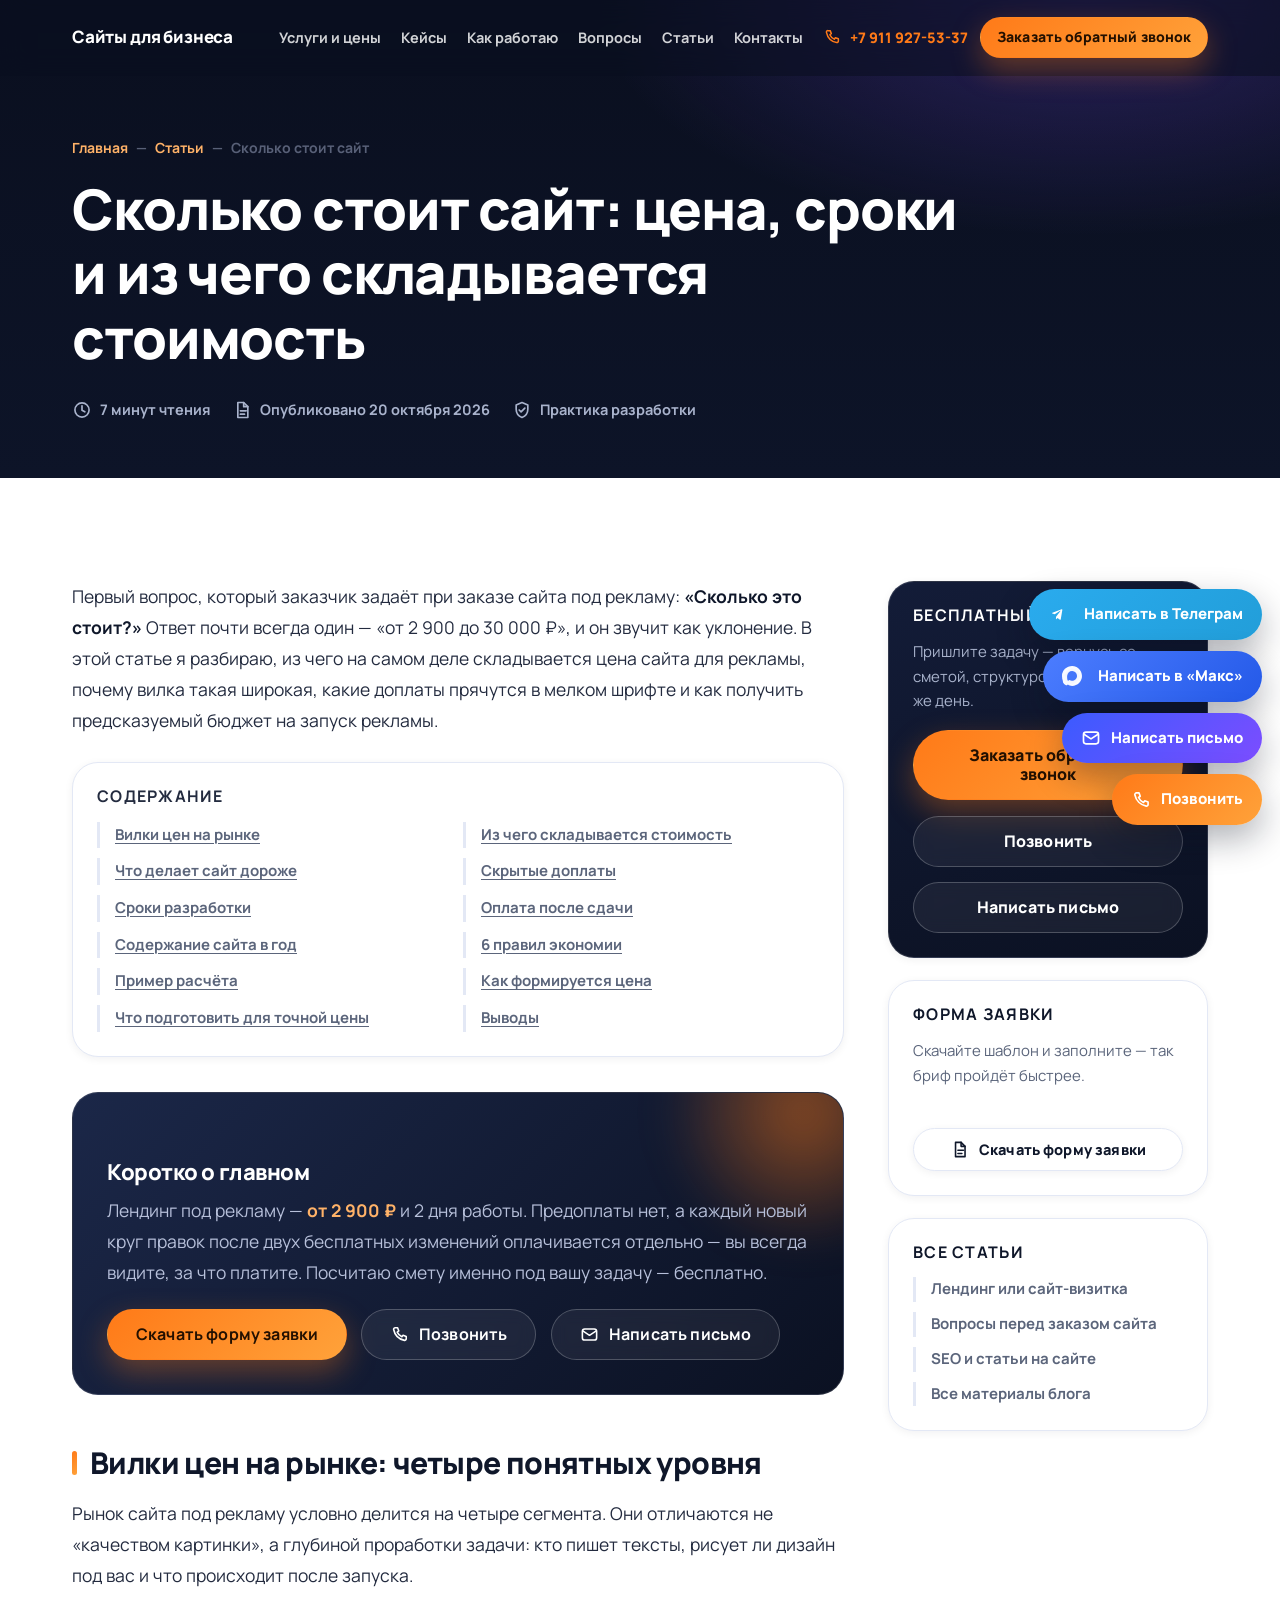
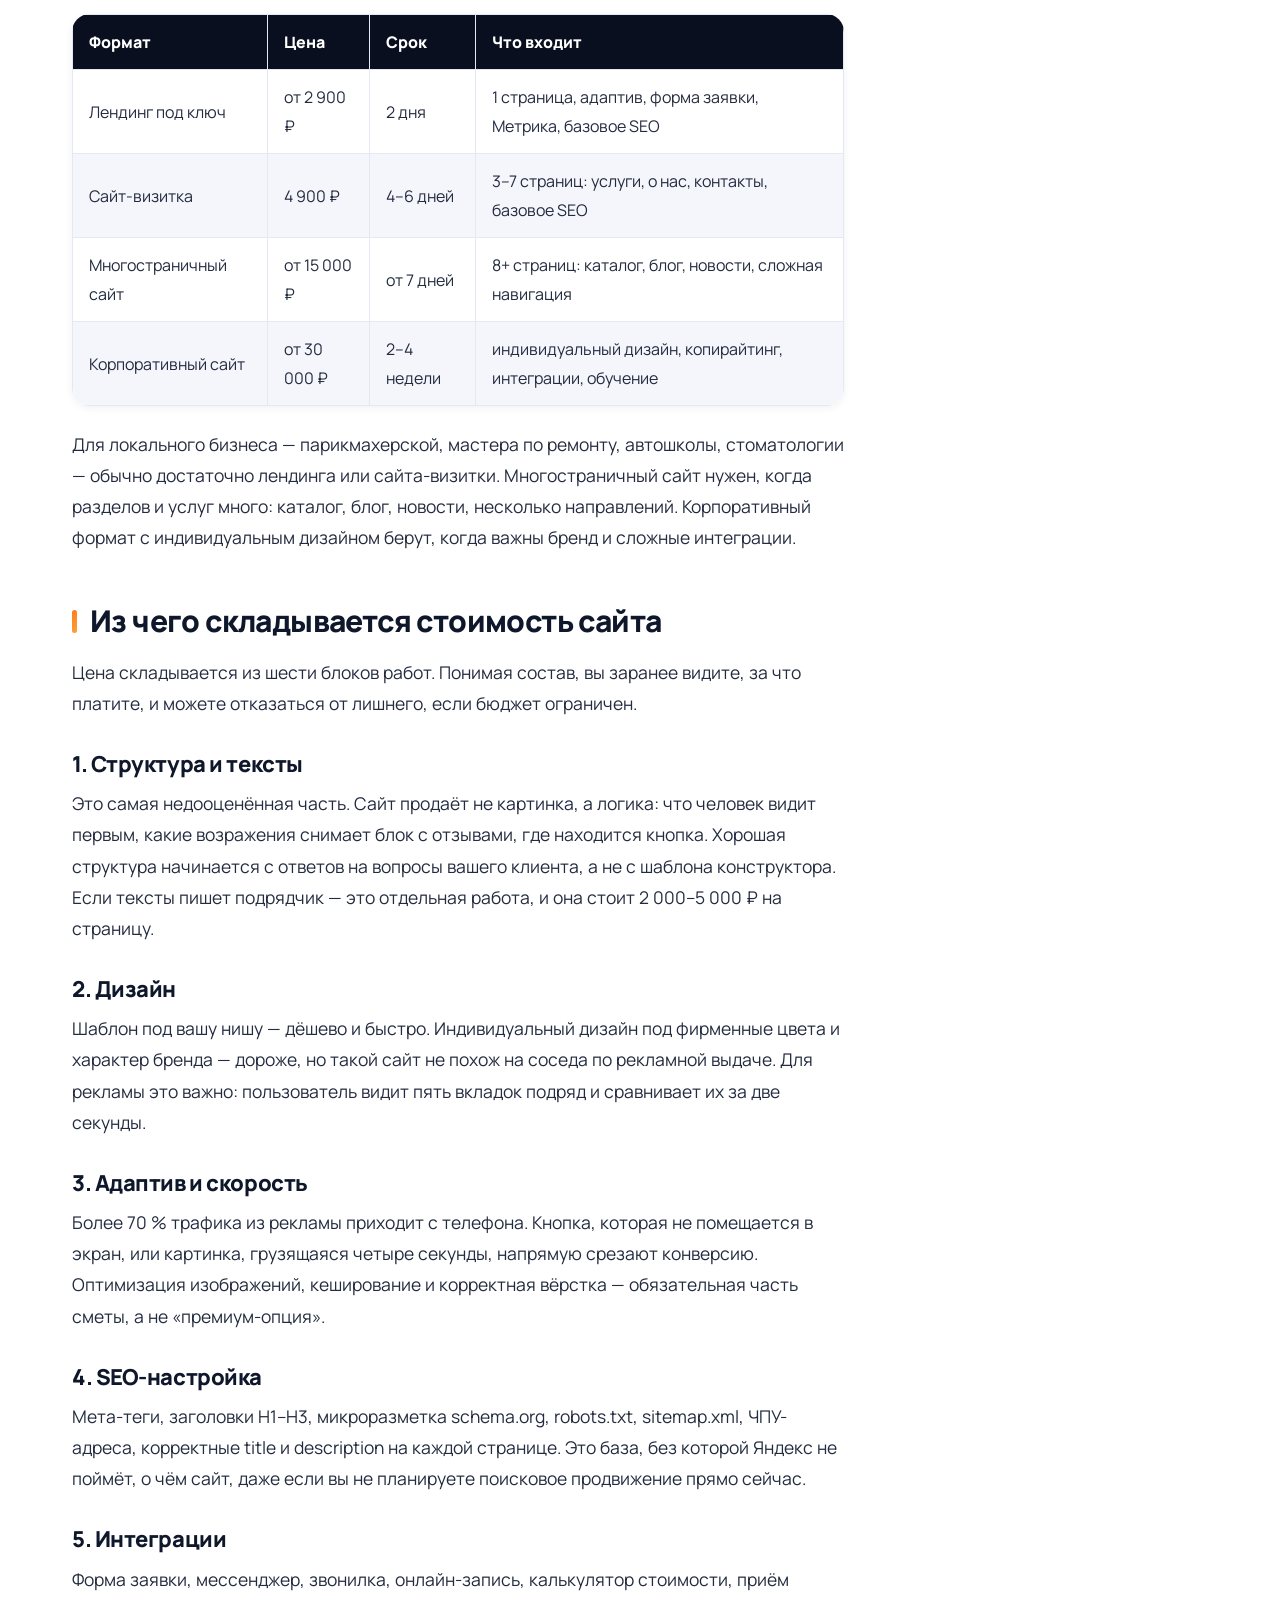
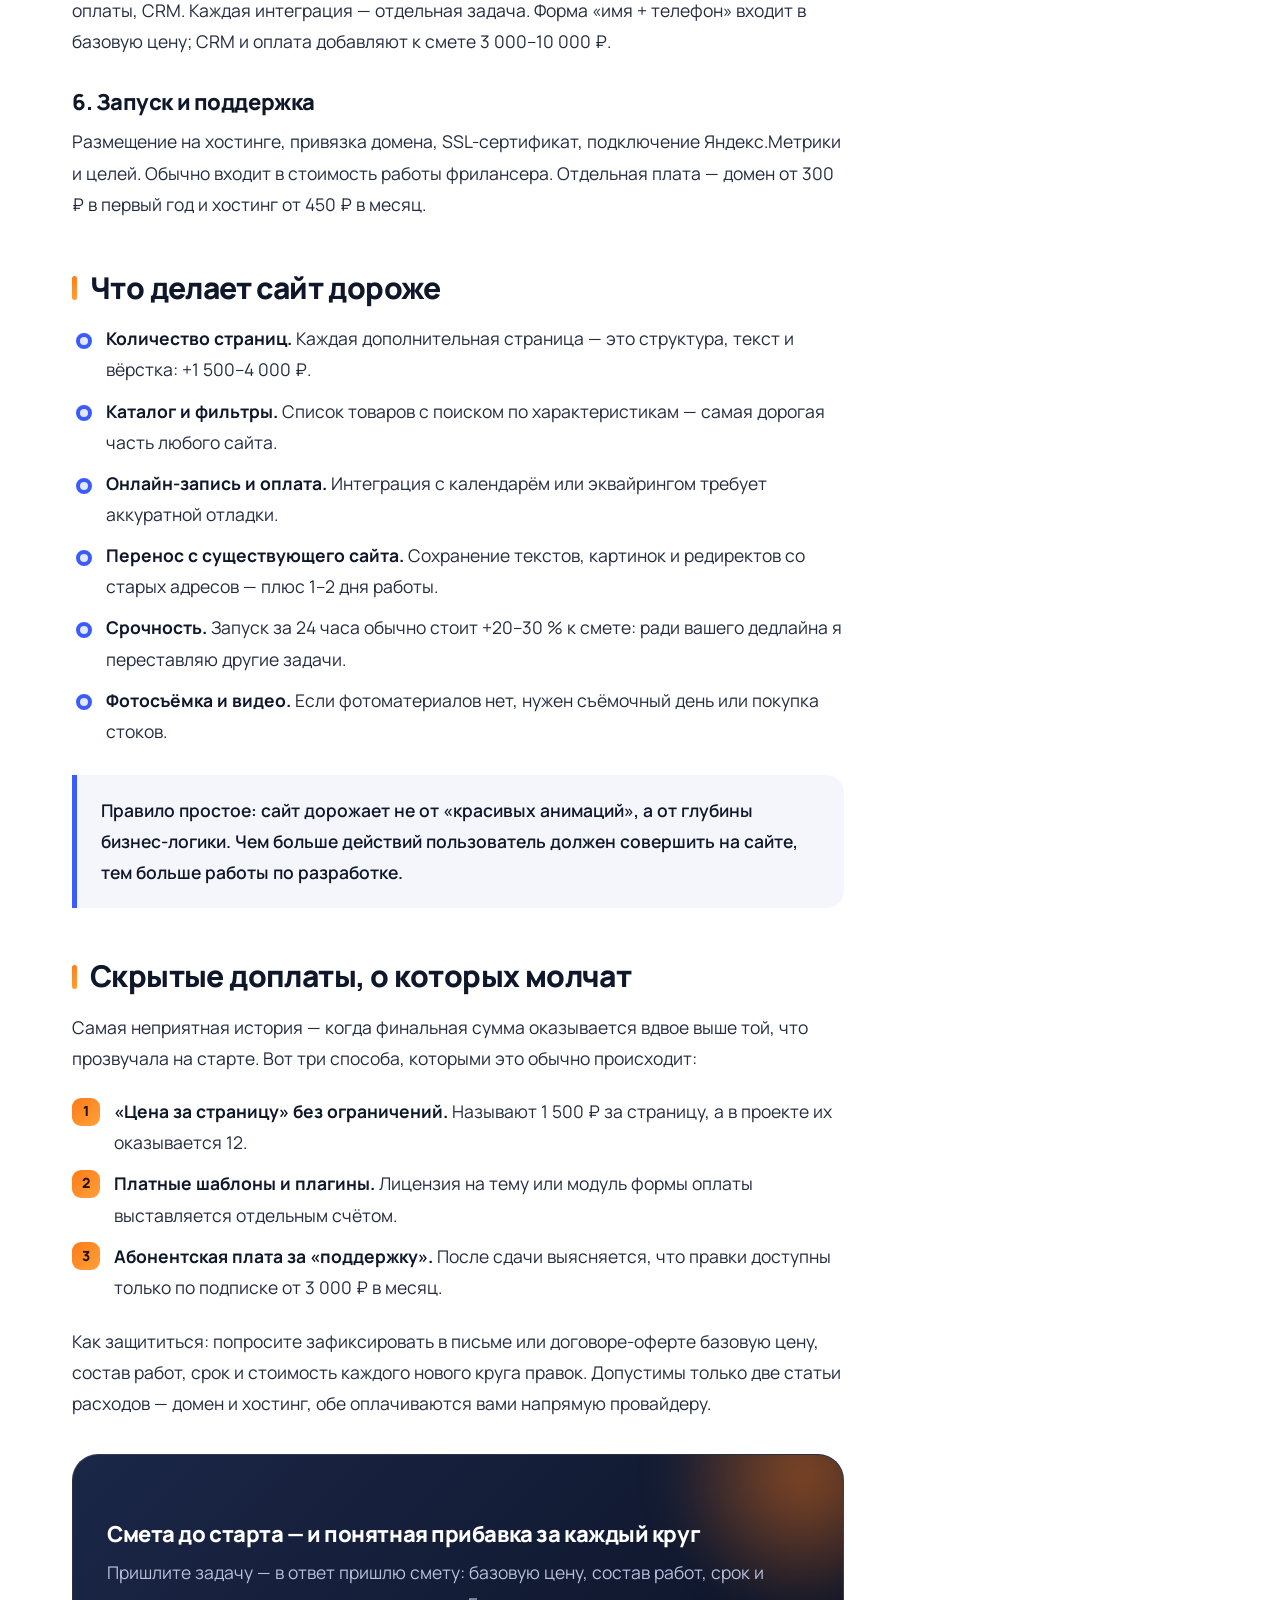
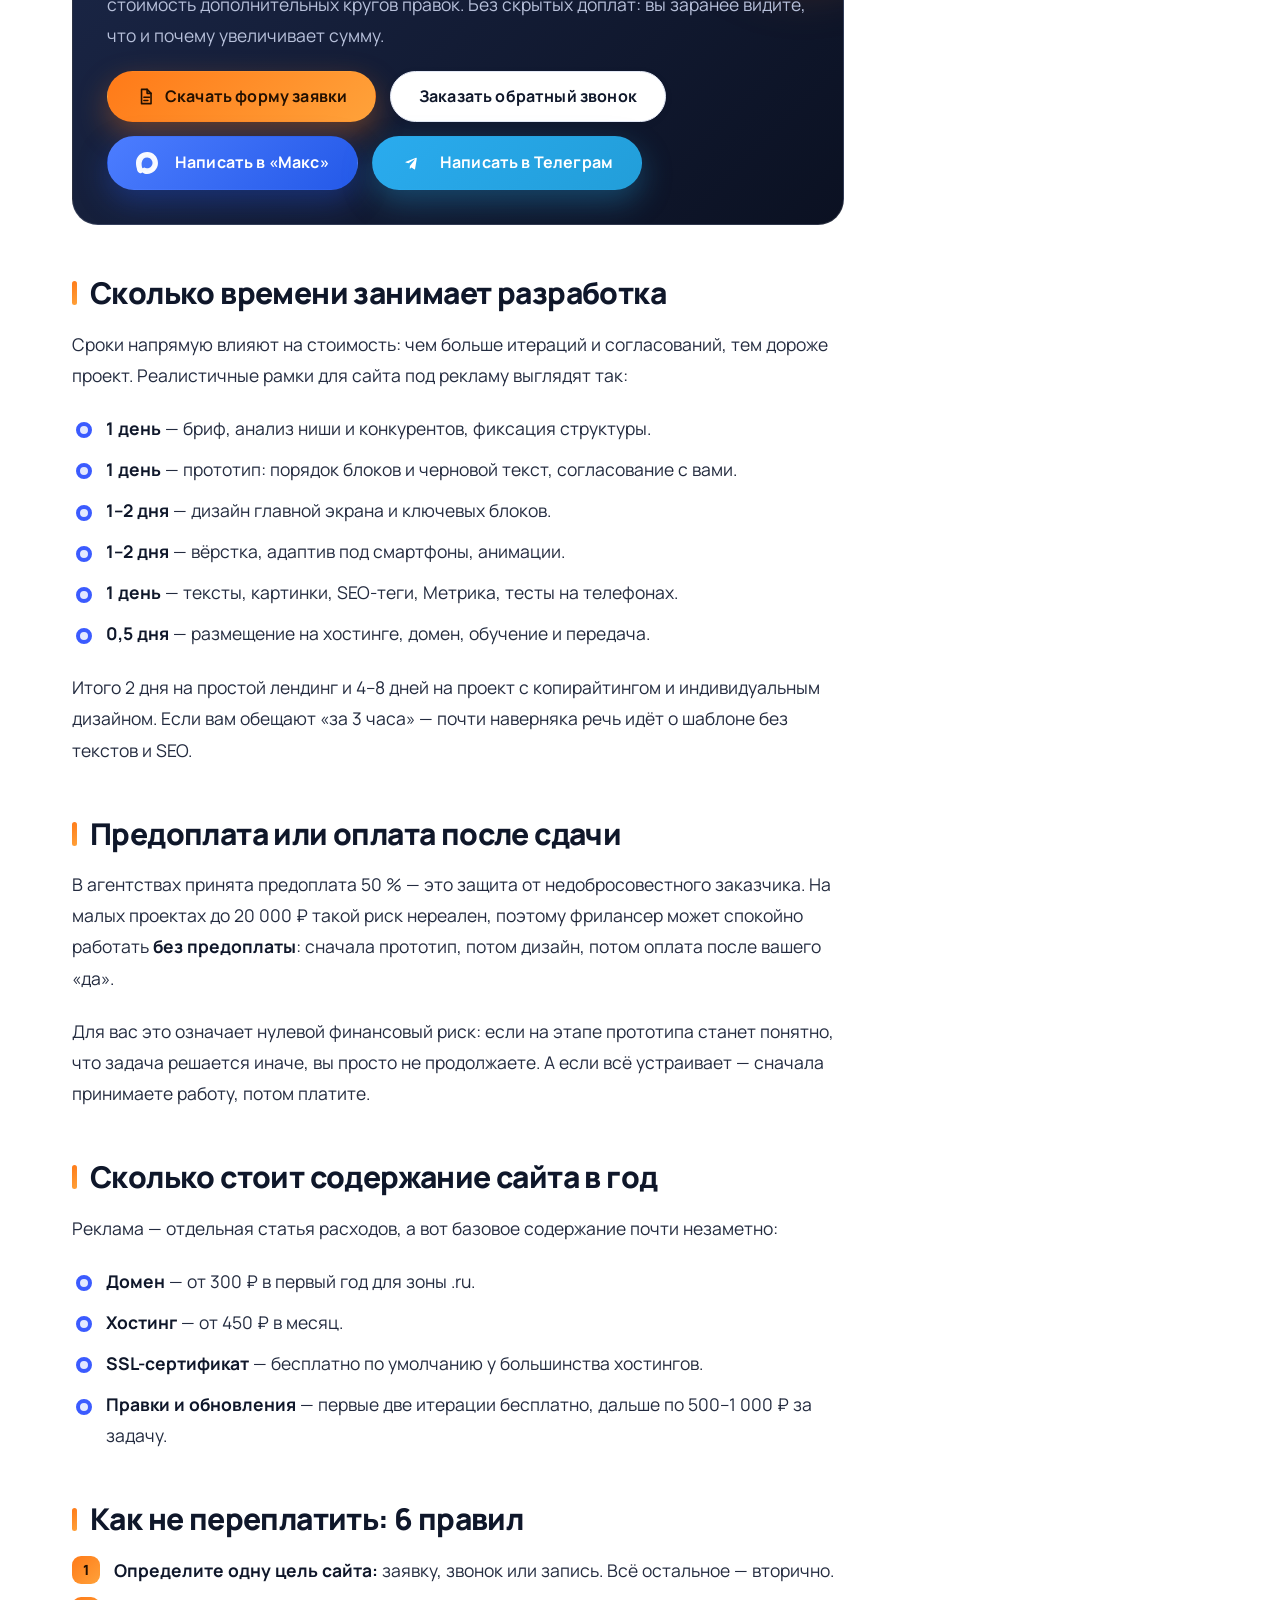
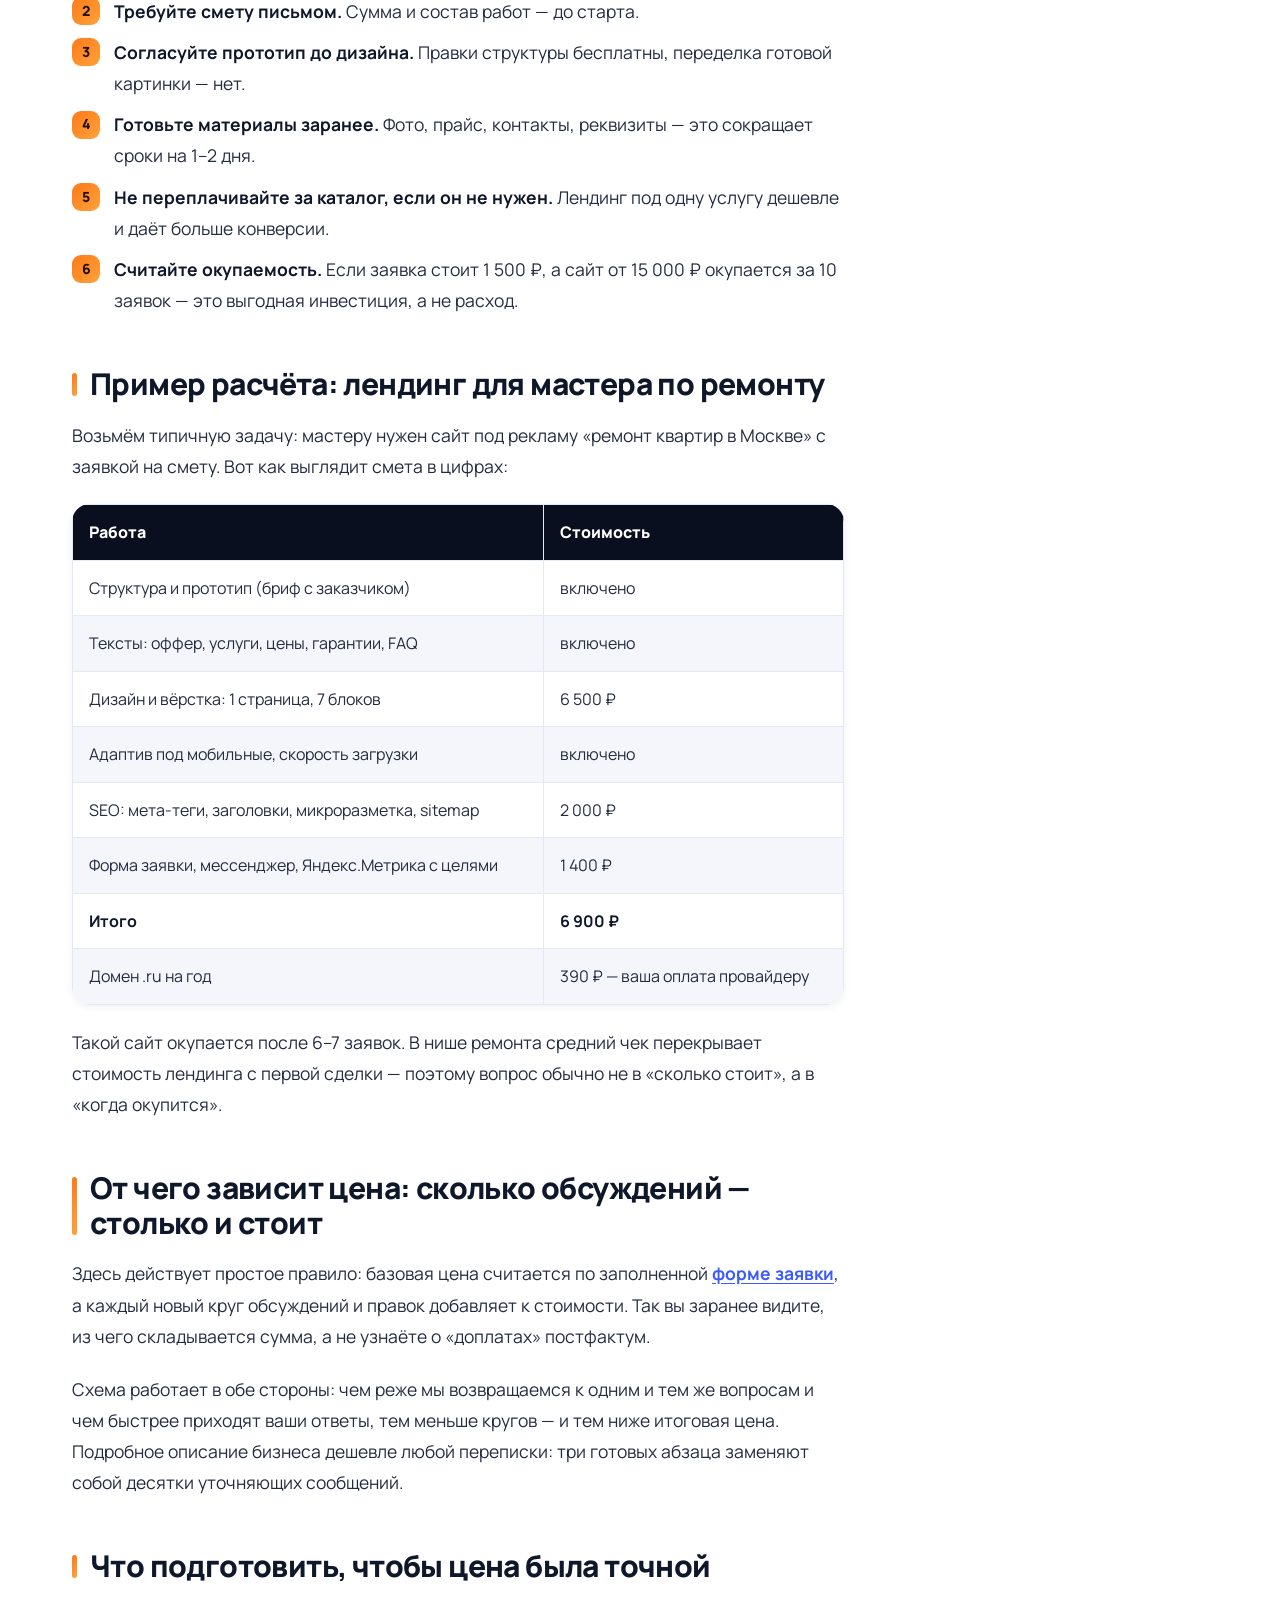
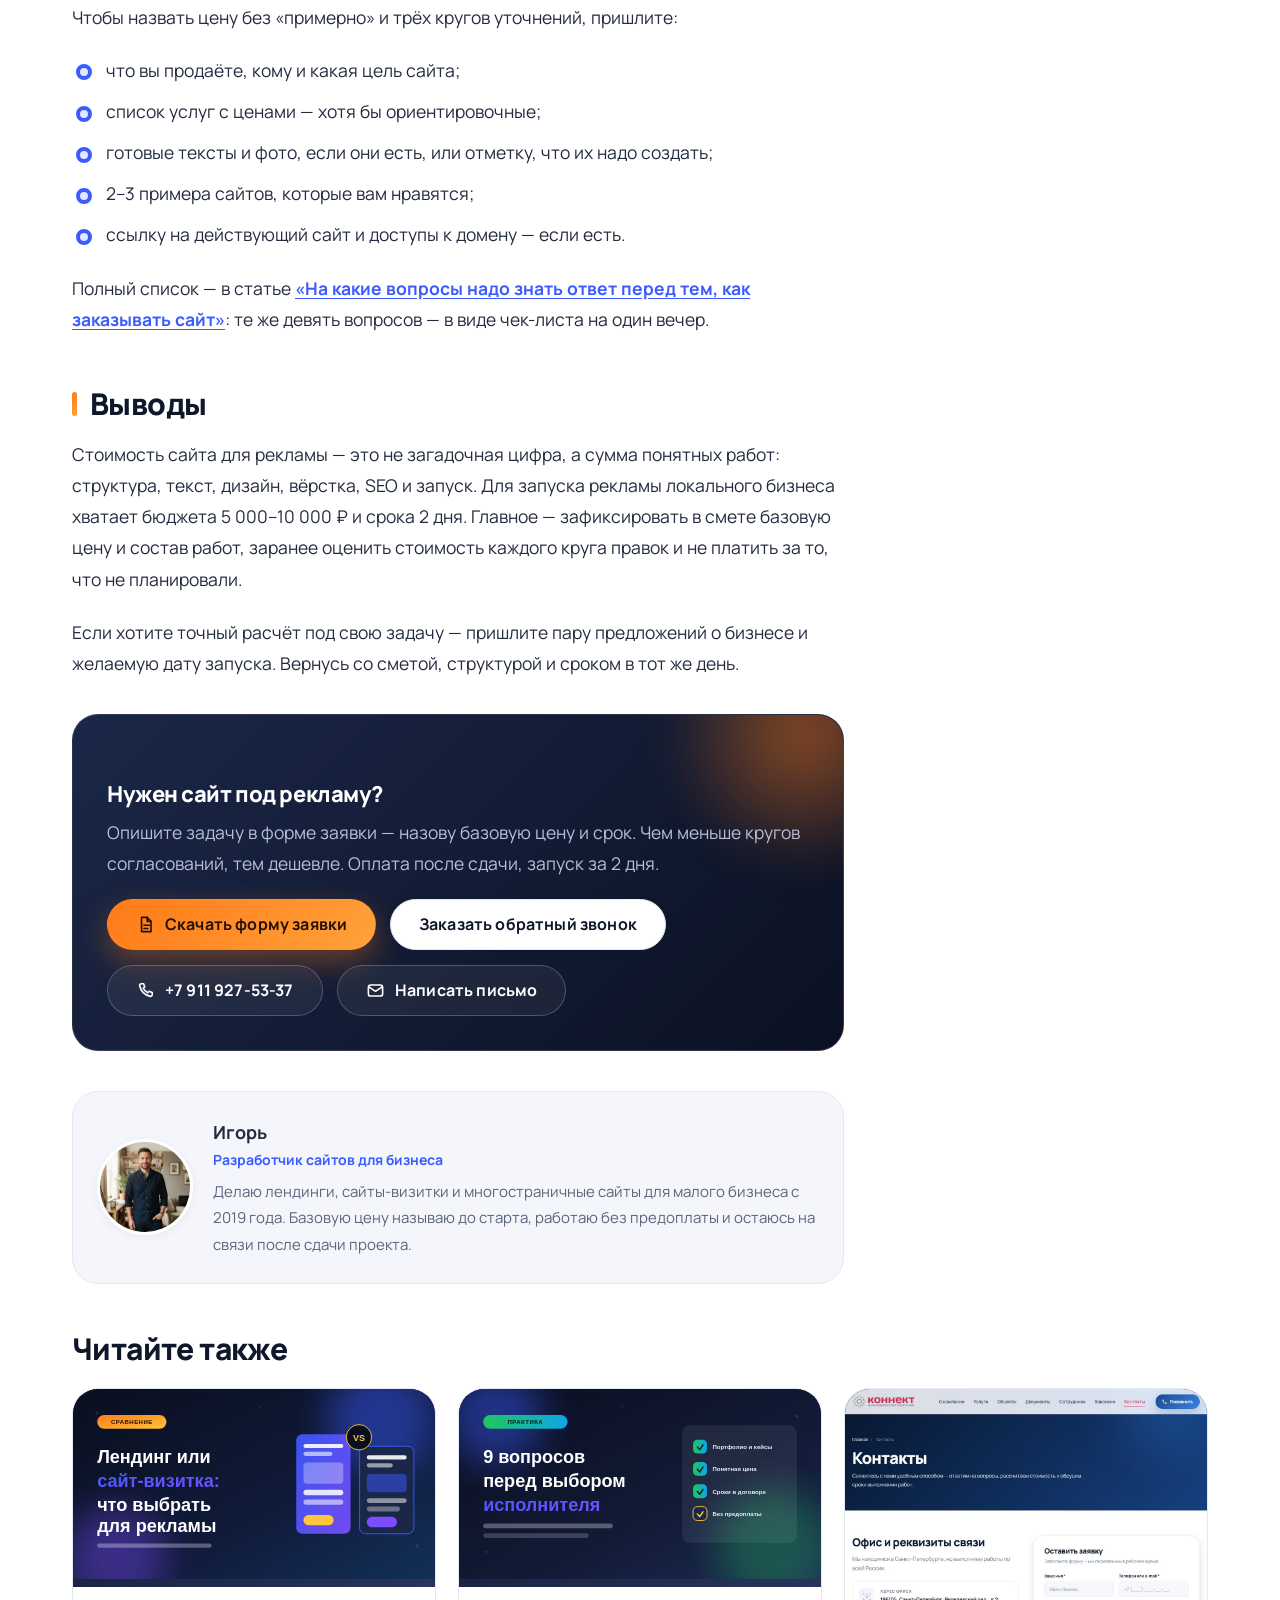
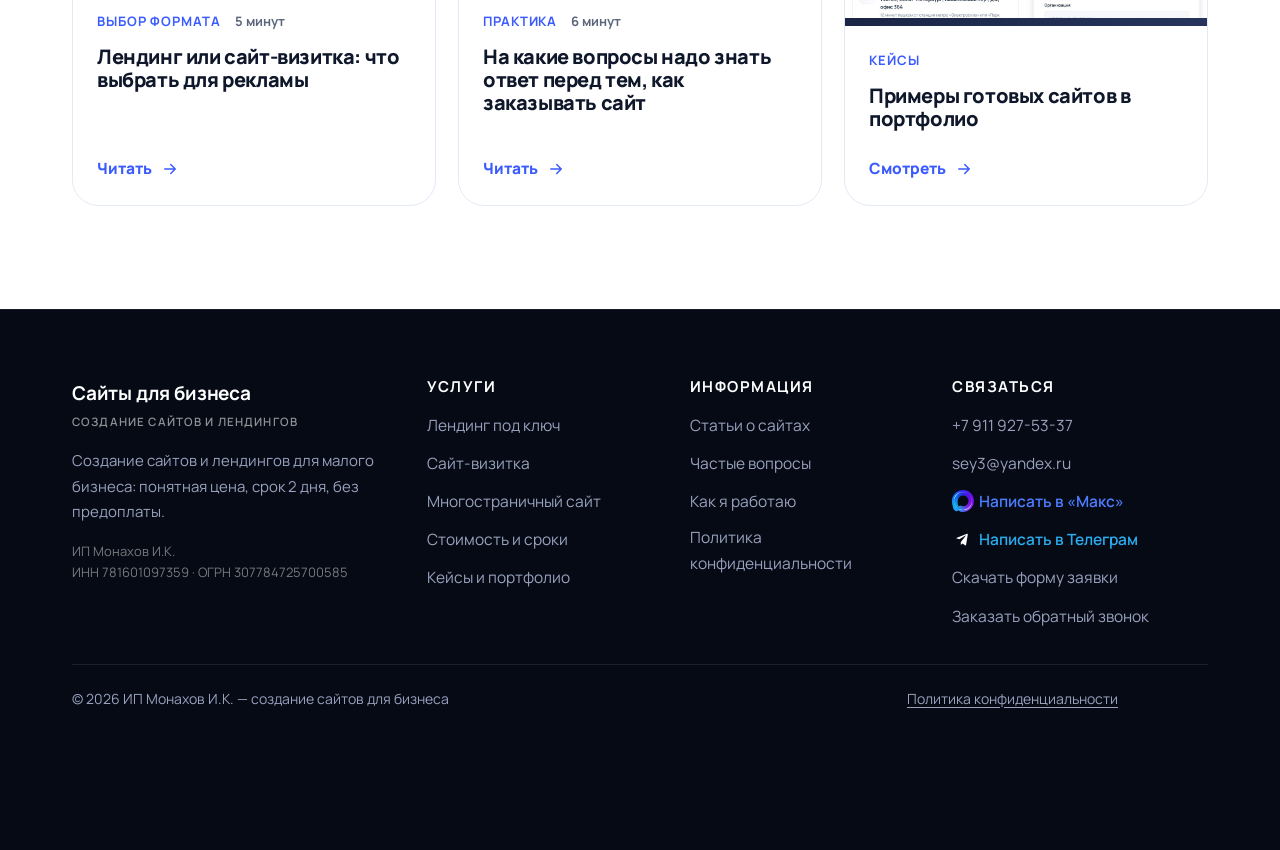
<file: articles/skolko-stoit-sayt-yandex-direct.html>
﻿<!DOCTYPE html>
<html lang="ru">
<head>
  <meta charset="UTF-8">
  <meta name="viewport" content="width=device-width, initial-scale=1.0">

  <title>Сколько стоит сайт: цена, сроки и из чего складывается стоимость</title>
  <meta name="description" content="Разбираем, сколько стоит сайт под рекламу в 2026 году: вилки цен на лендинги, сайты-визитки и многостраничные сайты, из чего складывается смета, скрытые доплаты, сроки разработки и правила, как не переплатить.">
  <meta name="keywords" content="сколько стоит сайт, цена лендинга под рекламу, стоимость создания сайта под ключ, заказать лендинг недорого, сайт под рекламу цена">
  <meta name="author" content="Игорь — создание сайтов для бизнеса">
  <meta name="robots" content="index, follow, max-image-preview:large">
  <meta name="theme-color" content="#0A0F1F">
  <link rel="canonical" href="https://system785.github.io/Landing-Site/articles/skolko-stoit-sayt-yandex-direct.html">

  <meta property="og:type" content="article">
  <meta property="og:locale" content="ru_RU">
  <meta property="og:site_name" content="Игорь — сайты для бизнеса">
  <meta property="og:title" content="Сколько стоит сайт: цена, сроки и из чего складывается стоимость">
  <meta property="og:description" content="Вилки цен, состав сметы, скрытые доплаты и сроки разработки сайта под рекламу — с примером расчёта под задачу.">
  <meta property="og:url" content="https://system785.github.io/Landing-Site/articles/skolko-stoit-sayt-yandex-direct.html">
  <meta property="og:image" content="https://system785.github.io/Landing-Site/img/banner-price.jpg">
  <meta property="article:published_time" content="2026-10-20">
  <meta property="article:author" content="Игорь">
  <meta name="twitter:card" content="summary_large_image">
  <meta name="twitter:title" content="Сколько стоит сайт: цена и сроки">
  <meta name="twitter:description" content="Цены, сроки и состав сметы на сайт под рекламу.">

  <link rel="icon" type="image/svg+xml" href="../img/favicon.svg">
  <link rel="preconnect" href="https://fonts.googleapis.com">
  <link rel="preconnect" href="https://fonts.gstatic.com" crossorigin>
  <link href="https://fonts.googleapis.com/css2?family=Manrope:wght@500;600;700;800&display=swap" rel="stylesheet">
  <link rel="stylesheet" href="../css/style.css">

  <script type="application/ld+json">
  {
    "@context": "https://schema.org",
    "@type": "Article",
    "headline": "Сколько стоит сайт: цена, сроки и из чего складывается стоимость",
    "description": "Вилки цен на лендинги, сайты-визитки и многостраничные сайты, состав сметы, скрытые доплаты, сроки разработки и правила экономии при заказе сайта под рекламу.",
    "inLanguage": "ru-RU",
    "datePublished": "2026-10-20",
    "dateModified": "2026-10-23",
    "author": {"@type": "Person", "name": "Игорь", "url": "https://system785.github.io/Landing-Site/"},
    "publisher": {"@type": "Organization", "name": "Игорь — сайты для бизнеса"},
    "mainEntityOfPage": {"@type": "WebPage", "@id": "https://system785.github.io/Landing-Site/articles/skolko-stoit-sayt-yandex-direct.html"},
    "image": "https://system785.github.io/Landing-Site/img/banner-price.jpg"
  }
  </script>

  <script type="application/ld+json">
  {
    "@context": "https://schema.org",
    "@type": "BreadcrumbList",
    "itemListElement": [
      {"@type": "ListItem", "position": 1, "name": "Главная", "item": "https://system785.github.io/Landing-Site/"},
      {"@type": "ListItem", "position": 2, "name": "Статьи", "item": "https://system785.github.io/Landing-Site/articles.html"},
      {"@type": "ListItem", "position": 3, "name": "Сколько стоит сайт", "item": "https://system785.github.io/Landing-Site/articles/skolko-stoit-sayt-yandex-direct.html"}
    ]
  }
  </script>

  <script type="application/ld+json">
  {
    "@context": "https://schema.org",
    "@type": "FAQPage",
    "mainEntity": [
      {"@type": "Question", "name": "Сколько стоит лендинг под рекламу?", "acceptedAnswer": {"@type": "Answer", "text": "Простой лендинг — от 2 900 ₽, сайт-визитка — 4 900 ₽, многостраничный сайт — от 15 000 ₽, индивидуальный дизайн с интеграциями — от 30 000 ₽."}},
      {"@type": "Question", "name": "Почему одни сайты стоят 5 000, а другие 50 000?", "acceptedAnswer": {"@type": "Answer", "text": "Разница в глубине проработки: шаблонная вёрстка против индивидуального дизайна, шаблонные тексты против копирайтинга, одна страница против нескольких разделов и интеграций."}},
      {"@type": "Question", "name": "Можно ли сделать сайт под рекламу без предоплаты?", "acceptedAnswer": {"@type": "Answer", "text": "Да, это практика фрилансеров: базовая цена называется до старта, каждая новая переделка считается отдельно, оплата происходит после сдачи проекта и согласования результата."}}
    ]
  }
  </script>
</head>
<body>

  <svg xmlns="http://www.w3.org/2000/svg" style="display:none" aria-hidden="true">
    <symbol id="i-check" viewBox="0 0 24 24"><path d="M4 12.5l5 5L20 6.5"/></symbol>
    <symbol id="i-phone" viewBox="0 0 24 24"><path d="M6.6 3.5h3l1.5 4-2 1.5a12 12 0 0 0 5.9 5.9l1.5-2 4 1.5v3a2 2 0 0 1-2.2 2A17.5 17.5 0 0 1 4.6 5.7 2 2 0 0 1 6.6 3.5z"/></symbol>
    <symbol id="i-mail" viewBox="0 0 24 24"><rect x="3" y="5" width="18" height="14" rx="3"/><path d="M3.5 7.5L12 13l8.5-5.5"/></symbol>
    <symbol id="i-clock" viewBox="0 0 24 24"><circle cx="12" cy="12" r="8.5"/><path d="M12 7v5.2l3.4 2"/></symbol>
    <symbol id="i-shield" viewBox="0 0 24 24"><path d="M12 3l7 3v5.2c0 4.9-3.4 8.4-7 9.8-3.6-1.4-7-4.9-7-9.8V6z"/><path d="M8.6 12l2.3 2.3 4.5-4.6"/></symbol>
    <symbol id="i-arrow" viewBox="0 0 24 24"><path d="M5 12h13M13 6l6 6-6 6"/></symbol>
    <symbol id="i-doc" viewBox="0 0 24 24"><path d="M7 3h7l5 5v13H7z"/><path d="M14 3v5h5M10 13h7M10 17h5"/></symbol>
    <symbol id="i-chat" viewBox="0 0 24 24"><path d="M4 5.5h16v11H9.5L4.5 20.5V16.5H4z"/><path d="M8 10h8M8 13h5"/></symbol>
    <symbol id="i-search" viewBox="0 0 24 24"><circle cx="11" cy="11" r="7"/><path d="M16.2 16.2L21 21"/></symbol>
    <symbol id="i-chart" viewBox="0 0 24 24"><path d="M4 20V11M10 20V4M16 20v-6M21 20H3"/></symbol>
    <symbol id="i-target" viewBox="0 0 24 24"><circle cx="12" cy="12" r="8.5"/><circle cx="12" cy="12" r="4.5"/><circle cx="12" cy="12" r="1"/></symbol>
  </svg>

  <div class="scroll-progress" aria-hidden="true"></div>
  <a class="skip-link" href="#main">Перейти к содержанию</a>

  <header class="header is-scrolled">
    <div class="header__inner">
      <a class="header__brand" href="../index.html">Сайты для бизнеса</a>

      <nav class="nav" aria-label="Основная навигация">
        <a href="../index.html#services">Услуги и цены</a>
        <a href="../index.html#portfolio">Кейсы</a>
        <a href="../index.html#process">Как работаю</a>
        <a href="../index.html#faq">Вопросы</a>
        <a href="../articles.html" data-page>Статьи</a>
        <a href="../index.html#contacts">Контакты</a>
      </nav>

      <div class="header__actions">
        <a class="link-phone" href="tel:+79119275337">
          <svg class="icon" aria-hidden="true"><use href="#i-phone"/></svg>+7 911 927-53-37
        </a>
        <a class="btn btn--cta btn--sm" href="#form" data-modal-open>Заказать обратный звонок</a>
        <button class="burger" type="button" aria-label="Открыть меню" aria-expanded="false">
          <span></span><span></span><span></span>
        </button>
      </div>
    </div>
  </header>

  <div class="mobile-menu">
    <a class="m-link" href="../index.html">Главная</a>
    <a class="m-link" href="../index.html#services">Услуги и цены</a>
    <a class="m-link" href="../index.html#portfolio">Кейсы</a>
    <a class="m-link" href="../index.html#process">Как я работаю</a>
    <a class="m-link" href="../index.html#faq">Частые вопросы</a>
    <a class="m-link" href="../articles.html" data-page>Статьи</a>
    <a class="m-link" href="../index.html#contacts">Контакты</a>
    <div class="m-contacts">
      <a href="tel:+79119275337"><svg class="icon" aria-hidden="true"><use href="#i-phone"/></svg>+7 911 927-53-37</a>
      <a href="mailto:sey3@yandex.ru"><svg class="icon" aria-hidden="true"><use href="#i-mail"/></svg>sey3@yandex.ru</a>
      <a class="btn btn--cta" href="#form" data-modal-open>Заказать обратный звонок</a>
    </div>
  </div>

  <main id="main">

    <section class="page-head">
      <div class="container">
        <nav class="breadcrumbs" aria-label="Хлебные крошки">
          <a href="../index.html">Главная</a><span>—</span>
          <a href="../articles.html">Статьи</a><span>—</span>
          <span>Сколько стоит сайт</span>
        </nav>
        <h1>Сколько стоит сайт: цена, сроки и из чего складывается стоимость</h1>
        <div class="page-head__meta">
          <span><svg class="icon" aria-hidden="true"><use href="#i-clock"/></svg> 7 минут чтения</span>
          <span><svg class="icon" aria-hidden="true"><use href="#i-doc"/></svg> Опубликовано 20 октября 2026</span>
          <span><svg class="icon" aria-hidden="true"><use href="#i-shield"/></svg> Практика разработки</span>
        </div>
      </div>
    </section>

    <section class="section">
      <div class="container">
        <div class="article-wrap">

          <article class="prose">
            <p>
              Первый вопрос, который заказчик задаёт при заказе сайта под рекламу: <strong>«Сколько это стоит?»</strong>
              Ответ почти всегда один — «от 2 900 до 30 000 ₽», и он звучит как уклонение. В этой статье я разбираю,
              из чего на самом деле складывается цена сайта для рекламы, почему вилка такая широкая,
              какие доплаты прячутся в мелком шрифте и как получить предсказуемый бюджет на запуск рекламы.
            </p>

            <div class="aside-card toc-box">
              <h4>Содержание</h4>
              <nav class="toc" aria-label="Содержание статьи">
                <a href="#vilki">Вилки цен на рынке</a>
                <a href="#sostav">Из чего складывается стоимость</a>
                <a href="#dorozhe">Что делает сайт дороже</a>
                <a href="#skrytye">Скрытые доплаты</a>
                <a href="#sroki">Сроки разработки</a>
                <a href="#oplata">Оплата после сдачи</a>
                <a href="#soderzhanie">Содержание сайта в год</a>
                <a href="#pravila">6 правил экономии</a>
                <a href="#primer">Пример расчёта</a>
                <a href="#kruki">Как формируется цена</a>
                <a href="#podgotovka">Что подготовить для точной цены</a>
                <a href="#vyvod">Выводы</a>
              </nav>
            </div>

            <div class="article-cta">
              <h3>Коротко о главном</h3>
              <p>Лендинг под рекламу — <strong style="color:#FFB268">от 2 900 ₽</strong> и 2 дня работы.
                Предоплаты нет, а каждый новый круг правок после двух бесплатных изменений оплачивается отдельно — вы всегда видите, за что платите. Посчитаю смету именно под вашу задачу — бесплатно.</p>
              <div class="btn-row">
                <a class="btn btn--cta" href="../files/forma-zayavki.docx" download>Скачать форму заявки</a>
                <a class="btn btn--ghost" href="tel:+79119275337">
                  <svg class="icon" aria-hidden="true"><use href="#i-phone"/></svg> Позвонить
                </a>
                <a class="btn btn--ghost" href="mailto:sey3@yandex.ru">
                  <svg class="icon" aria-hidden="true"><use href="#i-mail"/></svg> Написать письмо
                </a>
              </div>
            </div>

            <h2 id="vilki">Вилки цен на рынке: четыре понятных уровня</h2>
            <p>
              Рынок сайта под рекламу условно делится на четыре сегмента. Они отличаются не «качеством картинки»,
              а глубиной проработки задачи: кто пишет тексты, рисует ли дизайн под вас и что происходит после запуска.
            </p>

            <table>
              <thead>
                <tr>
                  <th>Формат</th>
                  <th>Цена</th>
                  <th>Срок</th>
                  <th>Что входит</th>
                </tr>
              </thead>
              <tbody>
                <tr>
                  <td>Лендинг под ключ</td>
                  <td>от 2 900 ₽</td>
                  <td>2 дня</td>
                  <td>1 страница, адаптив, форма заявки, Метрика, базовое SEO</td>
                </tr>
                <tr>
                  <td>Сайт-визитка</td>
                  <td>4 900 ₽</td>
                  <td>4–6 дней</td>
                  <td>3–7 страниц: услуги, о нас, контакты, базовое SEO</td>
                </tr>
                <tr>
                  <td>Многостраничный сайт</td>
                  <td>от 15 000 ₽</td>
                  <td>от 7 дней</td>
                  <td>8+ страниц: каталог, блог, новости, сложная навигация</td>
                </tr>
                <tr>
                  <td>Корпоративный сайт</td>
                  <td>от 30 000 ₽</td>
                  <td>2–4 недели</td>
                  <td>индивидуальный дизайн, копирайтинг, интеграции, обучение</td>
                </tr>
              </tbody>
            </table>

            <p>
              Для локального бизнеса — парикмахерской, мастера по ремонту, автошколы, стоматологии — обычно достаточно
              лендинга или сайта-визитки. Многостраничный сайт нужен, когда разделов и услуг много: каталог, блог,
              новости, несколько направлений. Корпоративный формат с индивидуальным дизайном берут, когда важны бренд
              и сложные интеграции.
            </p>

            <h2 id="sostav">Из чего складывается стоимость сайта</h2>
            <p>
              Цена складывается из шести блоков работ. Понимая состав, вы заранее видите, за что платите,
              и можете отказаться от лишнего, если бюджет ограничен.
            </p>

            <h3>1. Структура и тексты</h3>
            <p>
              Это самая недооценённая часть. Сайт продаёт не картинка, а логика: что человек видит первым,
              какие возражения снимает блок с отзывами, где находится кнопка. Хорошая структура начинается
              с ответов на вопросы вашего клиента, а не с шаблона конструктора. Если тексты пишет подрядчик —
              это отдельная работа, и она стоит 2 000–5 000 ₽ на страницу.
            </p>

            <h3>2. Дизайн</h3>
            <p>
              Шаблон под вашу нишу — дёшево и быстро. Индивидуальный дизайн под фирменные цвета и характер бренда —
              дороже, но такой сайт не похож на соседа по рекламной выдаче. Для рекламы это важно: пользователь
              видит пять вкладок подряд и сравнивает их за две секунды.
            </p>

            <h3>3. Адаптив и скорость</h3>
            <p>
              Более 70 % трафика из рекламы приходит с телефона. Кнопка, которая не помещается в экран,
              или картинка, грузящаяся четыре секунды, напрямую срезают конверсию. Оптимизация изображений,
              кеширование и корректная вёрстка — обязательная часть сметы, а не «премиум-опция».
            </p>

            <h3>4. SEO-настройка</h3>
            <p>
              Мета-теги, заголовки H1–H3, микроразметка schema.org, robots.txt, sitemap.xml, ЧПУ-адреса,
              корректные title и description на каждой странице. Это база, без которой Яндекс не поймёт,
              о чём сайт, даже если вы не планируете поисковое продвижение прямо сейчас.
            </p>

            <h3>5. Интеграции</h3>
            <p>
              Форма заявки, мессенджер, звонилка, онлайн-запись, калькулятор стоимости, приём оплаты, CRM.
              Каждая интеграция — отдельная задача. Форма «имя + телефон» входит в базовую цену;
              CRM и оплата добавляют к смете 3 000–10 000 ₽.
            </p>

            <h3>6. Запуск и поддержка</h3>
            <p>
              Размещение на хостинге, привязка домена, SSL-сертификат, подключение Яндекс.Метрики и целей.
              Обычно входит в стоимость работы фрилансера. Отдельная плата — домен от 300 ₽ в первый год и хостинг от 450 ₽ в месяц.
            </p>

            <h2 id="dorozhe">Что делает сайт дороже</h2>
            <ul>
              <li><strong>Количество страниц.</strong> Каждая дополнительная страница — это структура, текст и вёрстка: +1 500–4 000 ₽.</li>
              <li><strong>Каталог и фильтры.</strong> Список товаров с поиском по характеристикам — самая дорогая часть любого сайта.</li>
              <li><strong>Онлайн-запись и оплата.</strong> Интеграция с календарём или эквайрингом требует аккуратной отладки.</li>
              <li><strong>Перенос с существующего сайта.</strong> Сохранение текстов, картинок и редиректов со старых адресов — плюс 1–2 дня работы.</li>
              <li><strong>Срочность.</strong> Запуск за 24 часа обычно стоит +20–30 % к смете: ради вашего дедлайна я переставляю другие задачи.</li>
              <li><strong>Фотосъёмка и видео.</strong> Если фотоматериалов нет, нужен съёмочный день или покупка стоков.</li>
            </ul>

            <blockquote>
              Правило простое: сайт дорожает не от «красивых анимаций», а от глубины бизнес-логики.
              Чем больше действий пользователь должен совершить на сайте, тем больше работы по разработке.
            </blockquote>

            <h2 id="skrytye">Скрытые доплаты, о которых молчат</h2>
            <p>
              Самая неприятная история — когда финальная сумма оказывается вдвое выше той, что прозвучала на старте.
              Вот три способа, которыми это обычно происходит:
            </p>
            <ol>
              <li><strong>«Цена за страницу» без ограничений.</strong> Называют 1 500 ₽ за страницу, а в проекте их оказывается 12.</li>
              <li><strong>Платные шаблоны и плагины.</strong> Лицензия на тему или модуль формы оплаты выставляется отдельным счётом.</li>
              <li><strong>Абонентская плата за «поддержку».</strong> После сдачи выясняется, что правки доступны только по подписке от 3 000 ₽ в месяц.</li>
            </ol>
            <p>
              Как защититься: попросите зафиксировать в письме или договоре-оферте базовую цену,
              состав работ, срок и стоимость каждого нового круга правок. Допустимы только две статьи расходов — домен и хостинг, обе оплачиваются вами напрямую провайдеру.
            </p>

            <div class="article-cta">
              <h3>Смета до старта — и понятная прибавка за каждый круг</h3>
              <p>Пришлите задачу — в ответ пришлю смету: базовую цену, состав работ, срок и стоимость дополнительных кругов правок.
                Без скрытых доплат: вы заранее видите, что и почему увеличивает сумму.</p>
              <div class="btn-row">
                <a class="btn btn--cta" href="../files/forma-zayavki.docx" download>
                  <svg class="icon" aria-hidden="true"><use href="#i-doc"/></svg> Скачать форму заявки
                </a>
                <a class="btn btn--outline" href="#form" data-modal-open>Заказать обратный звонок</a>
                <a class="btn btn--max" href="https://web.max.ru/79119275337" target="_blank" rel="noopener">
                  <img class="max-logo" src="../img/max-logo.svg" alt="" width="22" height="22"> Написать в «Макс»
                </a>
                <a class="btn btn--tg" href="tg://user?id=526599691" target="_blank" rel="noopener"><img class="telegram-logo" src="../img/telegram-logo.svg" alt="" width="22" height="22"> Написать в Телеграм</a>
              </div>
            </div>

            <h2 id="sroki">Сколько времени занимает разработка</h2>
            <p>
              Сроки напрямую влияют на стоимость: чем больше итераций и согласований, тем дороже проект.
              Реалистичные рамки для сайта под рекламу выглядят так:
            </p>
            <ul>
              <li><strong>1 день</strong> — бриф, анализ ниши и конкурентов, фиксация структуры.</li>
              <li><strong>1 день</strong> — прототип: порядок блоков и черновой текст, согласование с вами.</li>
              <li><strong>1–2 дня</strong> — дизайн главной экрана и ключевых блоков.</li>
              <li><strong>1–2 дня</strong> — вёрстка, адаптив под смартфоны, анимации.</li>
              <li><strong>1 день</strong> — тексты, картинки, SEO-теги, Метрика, тесты на телефонах.</li>
              <li><strong>0,5 дня</strong> — размещение на хостинге, домен, обучение и передача.</li>
            </ul>
            <p>
              Итого 2 дня на простой лендинг и 4–8 дней на проект с копирайтингом и индивидуальным дизайном.
              Если вам обещают «за 3 часа» — почти наверняка речь идёт о шаблоне без текстов и SEO.
            </p>

            <h2 id="oplata">Предоплата или оплата после сдачи</h2>
            <p>
              В агентствах принята предоплата 50 % — это защита от недобросовестного заказчика. На малых проектах
              до 20 000 ₽ такой риск нереален, поэтому фрилансер может спокойно работать <strong>без предоплаты</strong>:
              сначала прототип, потом дизайн, потом оплата после вашего «да».
            </p>
            <p>
              Для вас это означает нулевой финансовый риск: если на этапе прототипа станет понятно, что задача
              решается иначе, вы просто не продолжаете. А если всё устраивает — сначала принимаете работу, потом платите.
            </p>

            <h2 id="soderzhanie">Сколько стоит содержание сайта в год</h2>
            <p>
              Реклама — отдельная статья расходов, а вот базовое содержание почти незаметно:
            </p>
            <ul>
              <li><strong>Домен</strong> — от 300 ₽ в первый год для зоны .ru.</li>
              <li><strong>Хостинг</strong> — от 450 ₽ в месяц.</li>
              <li><strong>SSL-сертификат</strong> — бесплатно по умолчанию у большинства хостингов.</li>
              <li><strong>Правки и обновления</strong> — первые две итерации бесплатно, дальше по 500–1 000 ₽ за задачу.</li>
            </ul>

            <h2 id="pravila">Как не переплатить: 6 правил</h2>
            <ol>
              <li><strong>Определите одну цель сайта:</strong> заявку, звонок или запись. Всё остальное — вторично.</li>
              <li><strong>Требуйте смету письмом.</strong> Сумма и состав работ — до старта.</li>
              <li><strong>Согласуйте прототип до дизайна.</strong> Правки структуры бесплатны, переделка готовой картинки — нет.</li>
              <li><strong>Готовьте материалы заранее.</strong> Фото, прайс, контакты, реквизиты — это сокращает сроки на 1–2 дня.</li>
              <li><strong>Не переплачивайте за каталог, если он не нужен.</strong> Лендинг под одну услугу дешевле и даёт больше конверсии.</li>
              <li><strong>Считайте окупаемость.</strong> Если заявка стоит 1 500 ₽, а сайт от 15 000 ₽ окупается за 10 заявок — это выгодная инвестиция, а не расход.</li>
            </ol>

            <h2 id="primer">Пример расчёта: лендинг для мастера по ремонту</h2>
            <p>
              Возьмём типичную задачу: мастеру нужен сайт под рекламу «ремонт квартир в Москве» с заявкой на смету.
              Вот как выглядит смета в цифрах:
            </p>
            <table>
              <thead>
                <tr><th>Работа</th><th>Стоимость</th></tr>
              </thead>
              <tbody>
                <tr><td>Структура и прототип (бриф с заказчиком)</td><td>включено</td></tr>
                <tr><td>Тексты: оффер, услуги, цены, гарантии, FAQ</td><td>включено</td></tr>
                <tr><td>Дизайн и вёрстка: 1 страница, 7 блоков</td><td>6 500 ₽</td></tr>
                <tr><td>Адаптив под мобильные, скорость загрузки</td><td>включено</td></tr>
                <tr><td>SEO: мета-теги, заголовки, микроразметка, sitemap</td><td>2 000 ₽</td></tr>
                <tr><td>Форма заявки, мессенджер, Яндекс.Метрика с целями</td><td>1 400 ₽</td></tr>
                <tr><td><strong>Итого</strong></td><td><strong>6 900 ₽</strong></td></tr>
                <tr><td>Домен .ru на год</td><td>390 ₽ — ваша оплата провайдеру</td></tr>
              </tbody>
            </table>
            <p>
              Такой сайт окупается после 6–7 заявок. В нише ремонта средний чек перекрывает стоимость лендинга
              с первой сделки — поэтому вопрос обычно не в «сколько стоит», а в «когда окупится».
            </p>

            <h2 id="kruki">От чего зависит цена: сколько обсуждений — столько и стоит</h2>
            <p>
              Здесь действует простое правило: базовая цена считается по заполненной
              <a href="../files/forma-zayavki.docx" download>форме заявки</a>, а каждый новый круг обсуждений
              и правок добавляет к стоимости. Так вы заранее видите, из чего складывается сумма, а не
              узнаёте о «доплатах» постфактум.
            </p>
            <p>
              Схема работает в обе стороны: чем реже мы возвращаемся к одним и тем же вопросам и чем быстрее
              приходят ваши ответы, тем меньше кругов — и тем ниже итоговая цена. Подробное описание бизнеса
              дешевле любой переписки: три готовых абзаца заменяют собой десятки уточняющих сообщений.
            </p>

            <h2 id="podgotovka">Что подготовить, чтобы цена была точной</h2>
            <p>Чтобы назвать цену без «примерно» и трёх кругов уточнений, пришлите:</p>
            <ul>
              <li>что вы продаёте, кому и какая цель сайта;</li>
              <li>список услуг с ценами — хотя бы ориентировочные;</li>
              <li>готовые тексты и фото, если они есть, или отметку, что их надо создать;</li>
              <li>2–3 примера сайтов, которые вам нравятся;</li>
              <li>ссылку на действующий сайт и доступы к домену — если есть.</li>
            </ul>
            <p>
              Полный список — в статье <a href="voprosy-pered-zakazom-sayta.html">«На какие вопросы надо знать
              ответ перед тем, как заказывать сайт»</a>: те же девять вопросов — в виде чек-листа на один вечер.
            </p>

            <h2 id="vyvod">Выводы</h2>
            <p>
              Стоимость сайта для рекламы — это не загадочная цифра, а сумма понятных работ: структура, текст,
              дизайн, вёрстка, SEO и запуск. Для запуска рекламы локального бизнеса хватает бюджета 5 000–10 000 ₽
              и срока 2 дня. Главное — зафиксировать в смете базовую цену и состав работ, заранее оценить стоимость каждого круга правок
              и не платить за то,
              что не планировали.
            </p>
            <p>
              Если хотите точный расчёт под свою задачу — пришлите пару предложений о бизнесе и желаемую дату запуска.
              Вернусь со сметой, структурой и сроком в тот же день.
            </p>

            <div class="article-cta">
              <h3>Нужен сайт под рекламу?</h3>
              <p>Опишите задачу в форме заявки — назову базовую цену и срок. Чем меньше кругов согласований,
                тем дешевле. Оплата после сдачи, запуск за 2 дня.</p>
              <div class="btn-row">
                <a class="btn btn--cta" href="../files/forma-zayavki.docx" download>
                  <svg class="icon" aria-hidden="true"><use href="#i-doc"/></svg> Скачать форму заявки
                </a>
                <a class="btn btn--outline" href="#form" data-modal-open>Заказать обратный звонок</a>
                <a class="btn btn--ghost" href="tel:+79119275337">
                  <svg class="icon" aria-hidden="true"><use href="#i-phone"/></svg> +7 911 927-53-37
                </a>
                <a class="btn btn--ghost" href="mailto:sey3@yandex.ru">
                  <svg class="icon" aria-hidden="true"><use href="#i-mail"/></svg> Написать письмо
                </a>
              </div>
            </div>

            <div class="author-box">
              <img src="../img/portrait.jpg" width="96" height="96" loading="lazy" alt="Портрет автора статьи — Игорь, разработчика сайтов">
              <div>
                <b>Игорь</b>
                <span>Разработчик сайтов для бизнеса</span>
                <p>Делаю лендинги, сайты-визитки и многостраничные сайты для малого бизнеса с 2019 года. Базовую цену называю до старта,
                  работаю без предоплаты и остаюсь на связи после сдачи проекта.</p>
              </div>
            </div>
          </article>

          <aside class="aside">
            

            <div class="aside-card aside-card--dark">
              <h4>Бесплатный расчёт</h4>
              <p>Пришлите задачу — вернусь со сметой, структурой и сроком в тот же день.</p>
              <div class="form-grid" style="margin-top:16px">
                <a class="btn btn--cta btn--block" href="#form" data-modal-open>Заказать обратный звонок</a>
                <a class="btn btn--ghost btn--block" href="tel:+79119275337">Позвонить</a>
                <a class="btn btn--ghost btn--block" href="mailto:sey3@yandex.ru">Написать письмо</a>
              </div>
            </div>

            <div class="aside-card">
              <h4>Форма заявки</h4>
              <p style="color:var(--muted); font-size:15px">Скачайте шаблон и заполните — так бриф пройдёт быстрее.</p>
              <a class="btn btn--outline btn--block btn--sm mt-24" href="../files/forma-zayavki.docx" download>
                <svg class="icon" aria-hidden="true"><use href="#i-doc"/></svg> Скачать форму заявки
              </a>
            </div>

            <div class="aside-card">
              <h4>Все статьи</h4>
              <nav class="toc" aria-label="Другие статьи">
                <a href="lending-ili-sayt-vizitka.html">Лендинг или сайт-визитка</a>
                <a href="voprosy-pered-zakazom-sayta.html">Вопросы перед заказом сайта</a>
                <a href="seo-stati-ranzhirovanie.html">SEO и статьи на сайте</a>
                <a href="../articles.html">Все материалы блога</a>
              </nav>
            </div>
          </aside>
        </div>

        <h2 style="font-size:clamp(23px,3vw,30px); margin:48px 0 22px">Читайте также</h2>
        <div class="related">
          <article class="article-card reveal">
            <div class="article-card__img">
              <img src="../img/article-landing.svg" width="1200" height="630" loading="lazy" alt="Обложка статьи о выборе формата сайта">
            </div>
            <div class="article-card__body">
              <div class="article-card__meta">Выбор формата <span>5 минут</span></div>
              <h3><a href="lending-ili-sayt-vizitka.html">Лендинг или сайт-визитка: что выбрать для рекламы</a></h3>
              <a class="article-card__more" href="lending-ili-sayt-vizitka.html">
                Читать <svg class="icon" aria-hidden="true"><use href="#i-arrow"/></svg>
              </a>
            </div>
          </article>
          <article class="article-card reveal" style="--d:.1s">
            <div class="article-card__img">
              <img src="../img/article-check.svg" width="1200" height="630" loading="lazy" alt="Обложка статьи: вопросы, которые стоит знать до заказа сайта">
            </div>
            <div class="article-card__body">
              <div class="article-card__meta">Практика <span>6 минут</span></div>
              <h3><a href="voprosy-pered-zakazom-sayta.html">На какие вопросы надо знать ответ перед тем, как заказывать сайт</a></h3>
              <a class="article-card__more" href="voprosy-pered-zakazom-sayta.html">
                Читать <svg class="icon" aria-hidden="true"><use href="#i-arrow"/></svg>
              </a>
            </div>
          </article>
          <article class="article-card reveal" style="--d:.2s">
            <div class="article-card__img">
              <img src="../img/case-connekt.jpg" width="1200" height="760" loading="lazy" alt="Кейс: корпоративный сайт ООО «Коннект»">
            </div>
            <div class="article-card__body">
              <div class="article-card__meta">Кейсы</div>
              <h3><a href="../index.html#portfolio">Примеры готовых сайтов в портфолио</a></h3>
              <a class="article-card__more" href="../index.html#portfolio">
                Смотреть <svg class="icon" aria-hidden="true"><use href="#i-arrow"/></svg>
              </a>
            </div>
          </article>
        </div>
      </div>
    </section>
  </main>

  <footer class="footer">
    <div class="container">
      <div class="footer__grid">
        <div>
          <div class="footer__brand">
            <b>Сайты для бизнеса</b>
            <span>создание сайтов и лендингов</span>
          </div>
          <p class="footer__about">
            Создание сайтов и лендингов для малого бизнеса: понятная цена,
            срок 2 дня, без предоплаты.
          </p>
          <p class="footer__legal">
            ИП Монахов И.К.<br>
            ИНН 781601097359 · ОГРН 307784725700585
          </p>
        </div>
        <div>
          <h4>Услуги</h4>
          <ul>
            <li><a href="../index.html#services">Лендинг под ключ</a></li>
            <li><a href="../index.html#services">Сайт-визитка</a></li>
            <li><a href="../index.html#services">Многостраничный сайт</a></li>
            <li><a href="../index.html#services">Стоимость и сроки</a></li>
            <li><a href="../index.html#portfolio">Кейсы и портфолио</a></li>
          </ul>
        </div>
        <div>
          <h4>Информация</h4>
          <ul>
            <li><a href="../articles.html">Статьи о сайтах</a></li>
            <li><a href="../index.html#faq">Частые вопросы</a></li>
            <li><a href="../index.html#process">Как я работаю</a></li>
            <li><a href="../privacy.html">Политика конфиденциальности</a></li>
          </ul>
        </div>
        <div>
          <h4>Связаться</h4>
          <ul>
            <li><a href="tel:+79119275337">+7 911 927-53-37</a></li>
            <li><a href="mailto:sey3@yandex.ru">sey3@yandex.ru</a></li>
            <li><a class="link-max" href="https://web.max.ru/79119275337" target="_blank" rel="noopener"><img class="max-logo" src="../img/max-logo.svg" alt="" width="22" height="22">Написать в «Макс»</a></li>
            <li><a class="link-tg" href="tg://user?id=526599691" target="_blank" rel="noopener"><img class="telegram-logo" src="../img/telegram-logo.svg" alt="" width="22" height="22">Написать в Телеграм</a></li>
            <li><a href="../files/forma-zayavki.docx" download>Скачать форму заявки</a></li>
            <li><a href="#form" data-modal-open>Заказать обратный звонок</a></li>
          </ul>
        </div>
      </div>
      <div class="footer__bottom">
        <span>© <span data-year>2026</span> ИП Монахов И.К. — создание сайтов для бизнеса</span>
        <span><a href="../privacy.html">Политика конфиденциальности</a></span>
      </div>
    </div>
  </footer>

  <div class="fab">
    <a class="fab__tg" href="tg://user?id=526599691" target="_blank" rel="noopener" aria-label="Написать в Телеграм">
      <img class="telegram-logo" src="../img/telegram-logo.svg" alt="" width="22" height="22"><span class="fab__label">Написать в Телеграм</span>
    </a>
    <a class="fab__wa" href="https://web.max.ru/79119275337" target="_blank" rel="noopener"
       aria-label="Написать в «Макс»">
      <img class="max-logo" src="../img/max-logo.svg" alt="" width="22" height="22"><span class="fab__label">Написать в «Макс»</span>
    </a>
    <a class="fab__mail" href="mailto:sey3@yandex.ru" aria-label="Написать письмо">
      <svg class="icon" aria-hidden="true"><use href="#i-mail"/></svg><span class="fab__label">Написать письмо</span>
    </a>
    <a class="fab__call" href="tel:+79119275337" aria-label="Позвонить">
      <svg class="icon" aria-hidden="true"><use href="#i-phone"/></svg><span class="fab__label">Позвонить</span>
    </a>
    <button class="fab__top" type="button" aria-label="Наверх">
      <svg class="icon" aria-hidden="true" style="transform:rotate(-90deg)"><use href="#i-arrow"/></svg>
    </button>
  </div>

  <div class="modal" role="dialog" aria-modal="true" aria-labelledby="modal-title">
    <div class="modal__card">
      <button class="modal__close" type="button" aria-label="Закрыть" data-modal-close>&times;</button>
      <div class="modal__head">
        <h3 id="modal-title">Заказать обратный звонок</h3>
        <p>Оставьте контакты — вернусь с расчётом цены и срока в течение 30 минут.</p>
      </div>
      <form data-lead-form novalidate>
        <div class="form-grid">
          <div class="field">
            <label for="m-name">Как вас зовут *</label>
            <input type="text" id="m-name" name="name" placeholder="Например: Игорь" required autocomplete="name">
            <span class="field__error">Пожалуйста, укажите имя</span>
          </div>
          <div class="field">
            <label for="m-phone">Телефон *</label>
            <input type="tel" id="m-phone" name="phone" placeholder="+7 (___) ___-__-__" required autocomplete="tel">
            <span class="field__error">Укажите телефон не короче 10 цифр</span>
          </div>
          <div class="field">
            <label for="m-task">Что нужно сделать</label>
            <textarea id="m-task" name="task" placeholder="Например: лендинг для ремонта квартир"></textarea>
          </div>
        </div>
        <button class="btn btn--cta btn--block btn--lg mt-24" type="submit">
          Отправить заявку <svg class="icon" aria-hidden="true"><use href="#i-arrow"/></svg>
        </button>
              <div class="field field--check">
                <label class="check">
                  <input type="checkbox" name="consent" required>
                  <span>Я даю согласие на обработку персональных данных в соответствии с <a href="../privacy.html">политикой конфиденциальности</a></span>
                </label>
                <span class="field__error">Необходимо дать согласие на обработку персональных данных</span>
              </div>
        <div class="form-success" role="status">
          <i><svg class="icon" aria-hidden="true"><use href="#i-check"/></svg></i>
          <h4>Заявка сформирована!</h4>
          <p>Письмо открылось в почтовом клиенте. Если нет — напишите на sey3@yandex.ru или позвоните: +7 911 927-53-37.</p>
          <div class="btn-row center mt-24">
            <a class="btn btn--outline btn--sm" href="tel:+79119275337">Позвонить</a>
            <a class="btn btn--max btn--sm" href="https://web.max.ru/79119275337" target="_blank" rel="noopener"><img class="max-logo" src="../img/max-logo.svg" alt="" width="22" height="22">Написать в «Макс»</a>
            <a class="btn btn--tg btn--sm" href="tg://user?id=526599691" target="_blank" rel="noopener"><img class="telegram-logo" src="../img/telegram-logo.svg" alt="" width="22" height="22">Написать в Телеграм</a>
          </div>
        </div>
      </form>
    </div>
  </div>

  <script src="../js/main.js" defer></script>
</body>
</html>
</file>
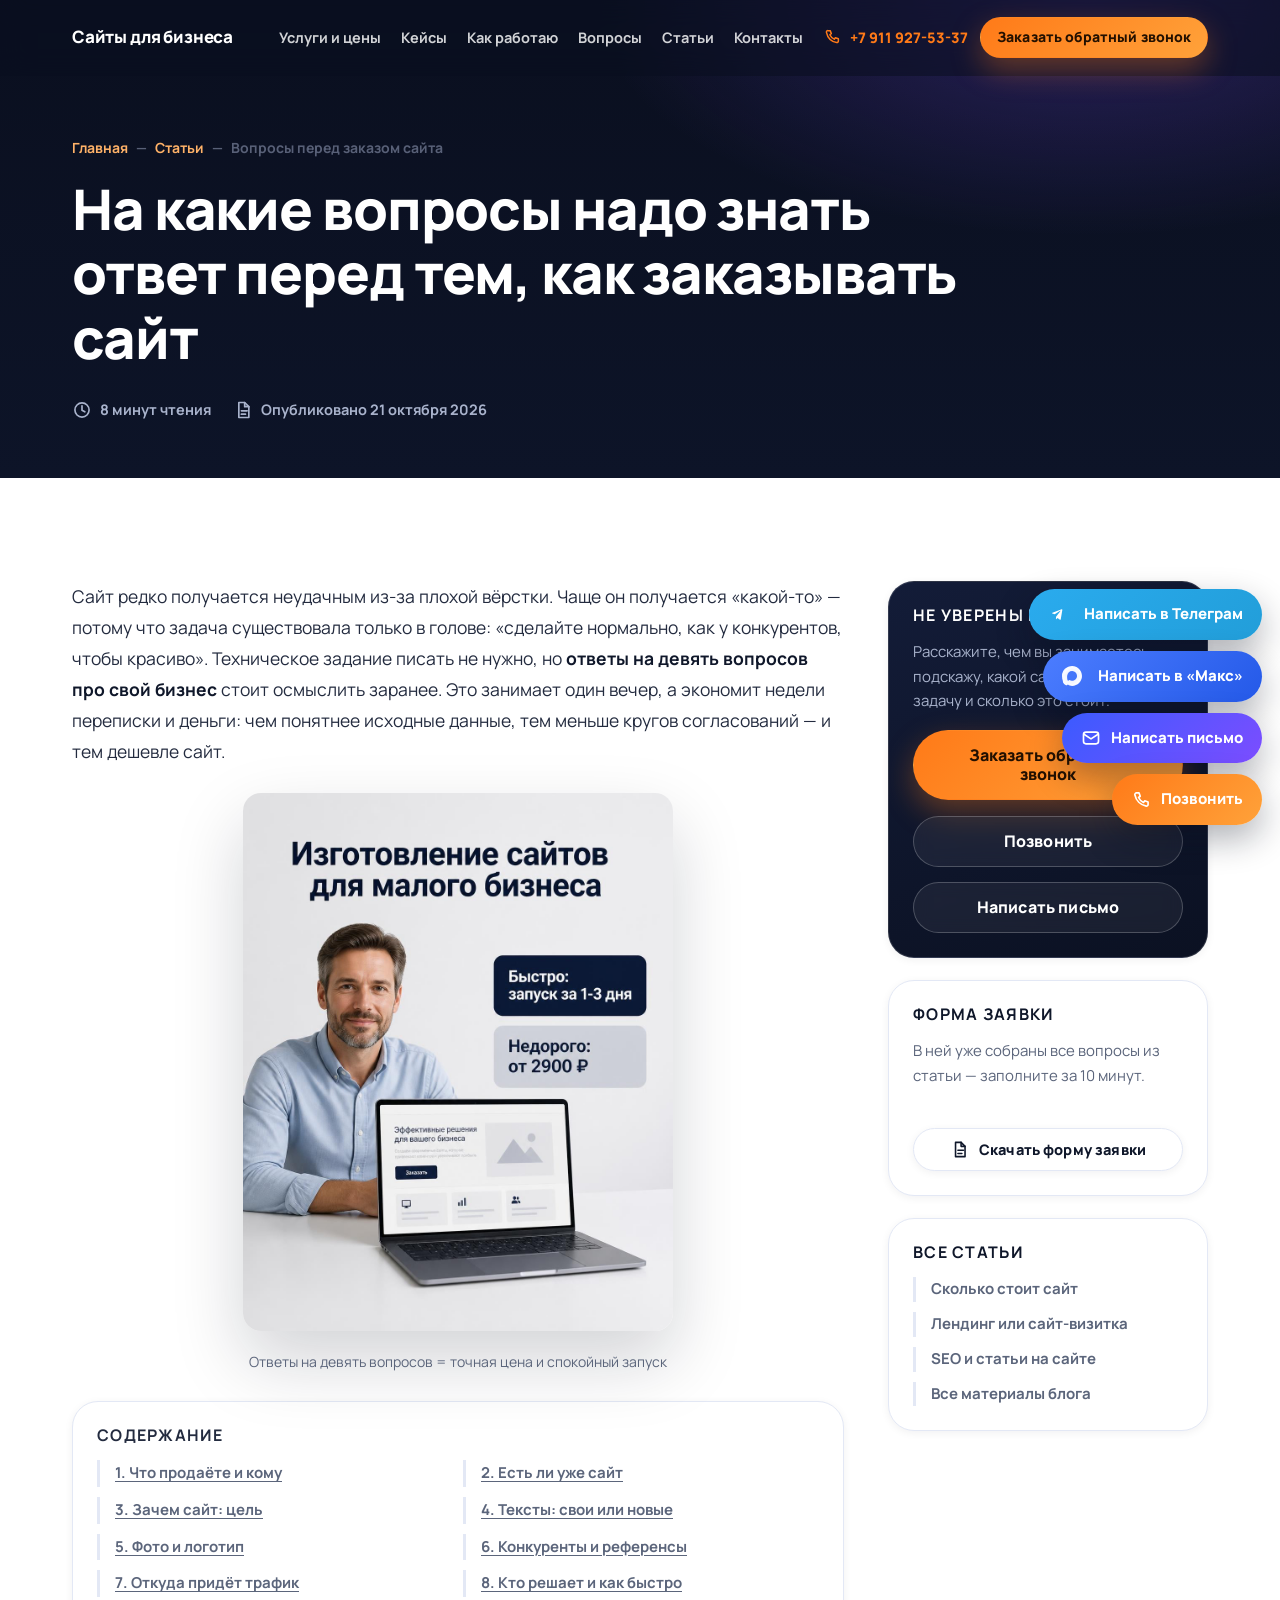
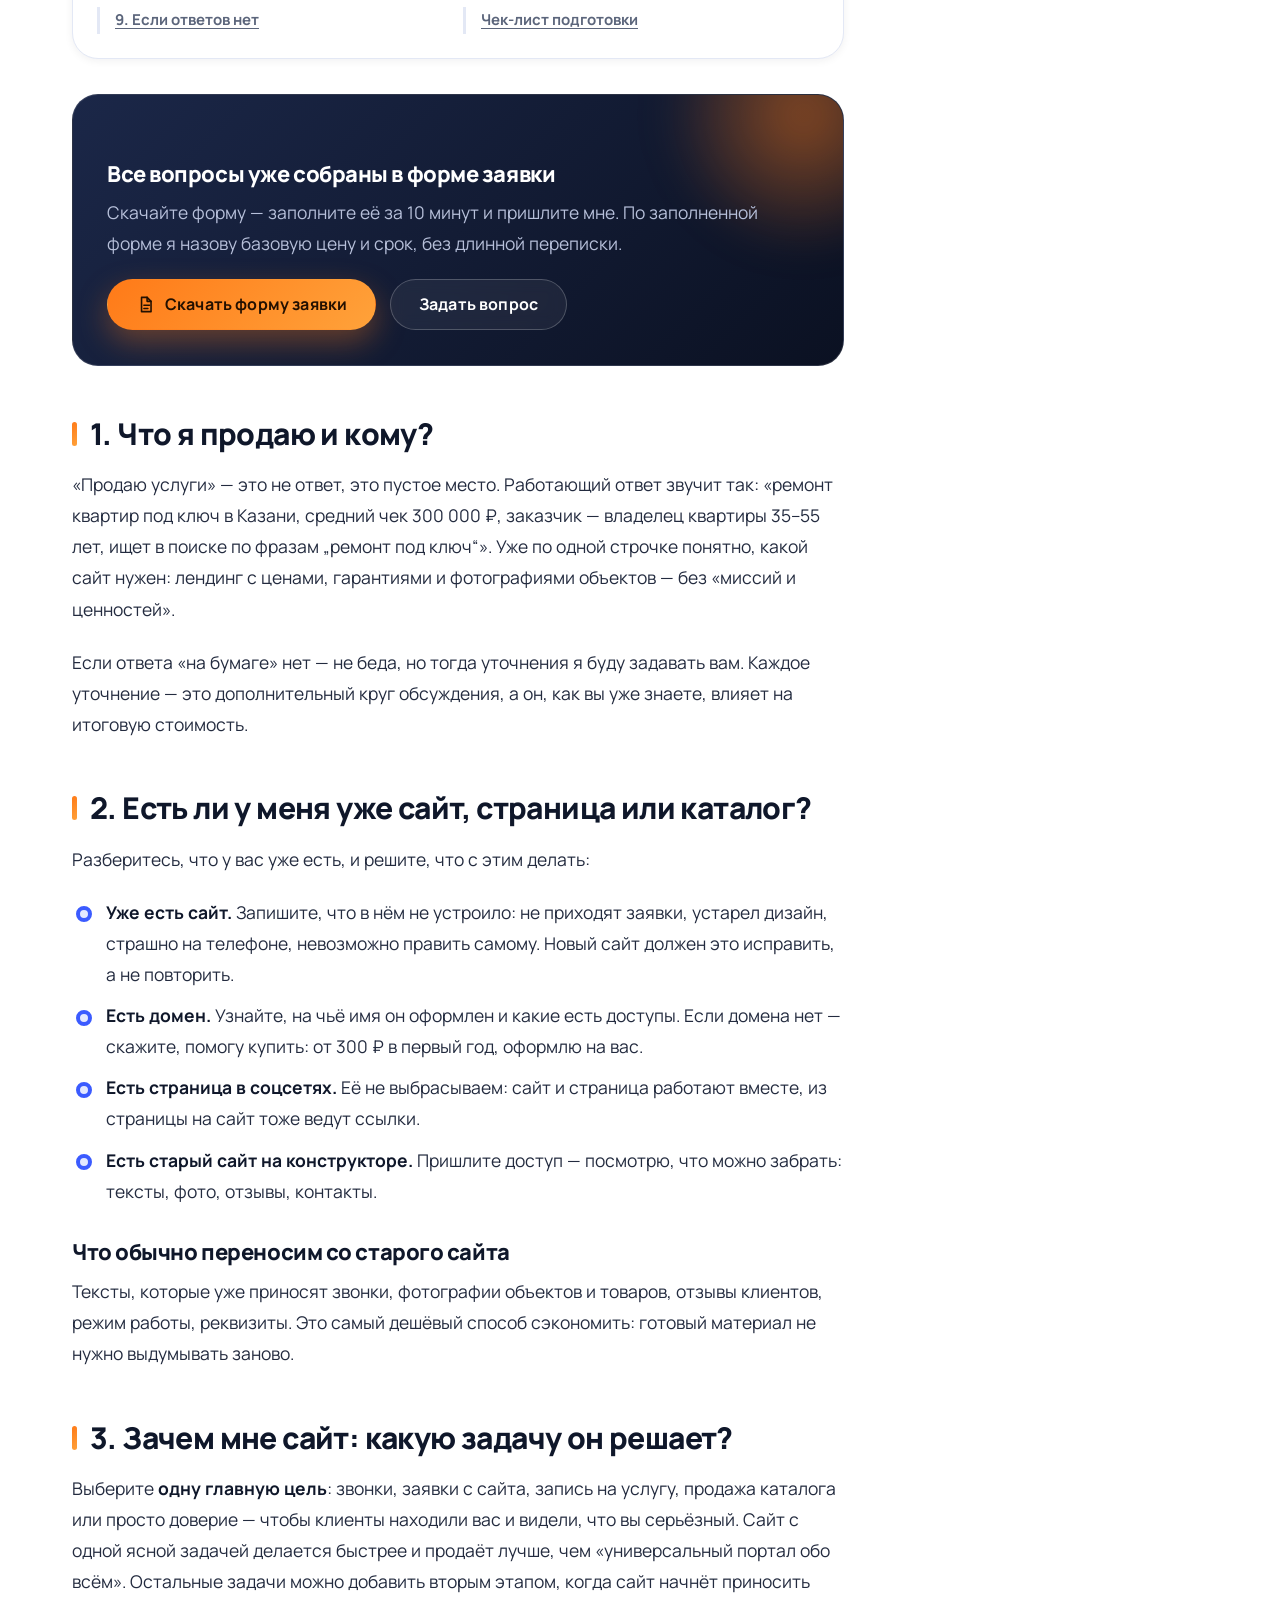
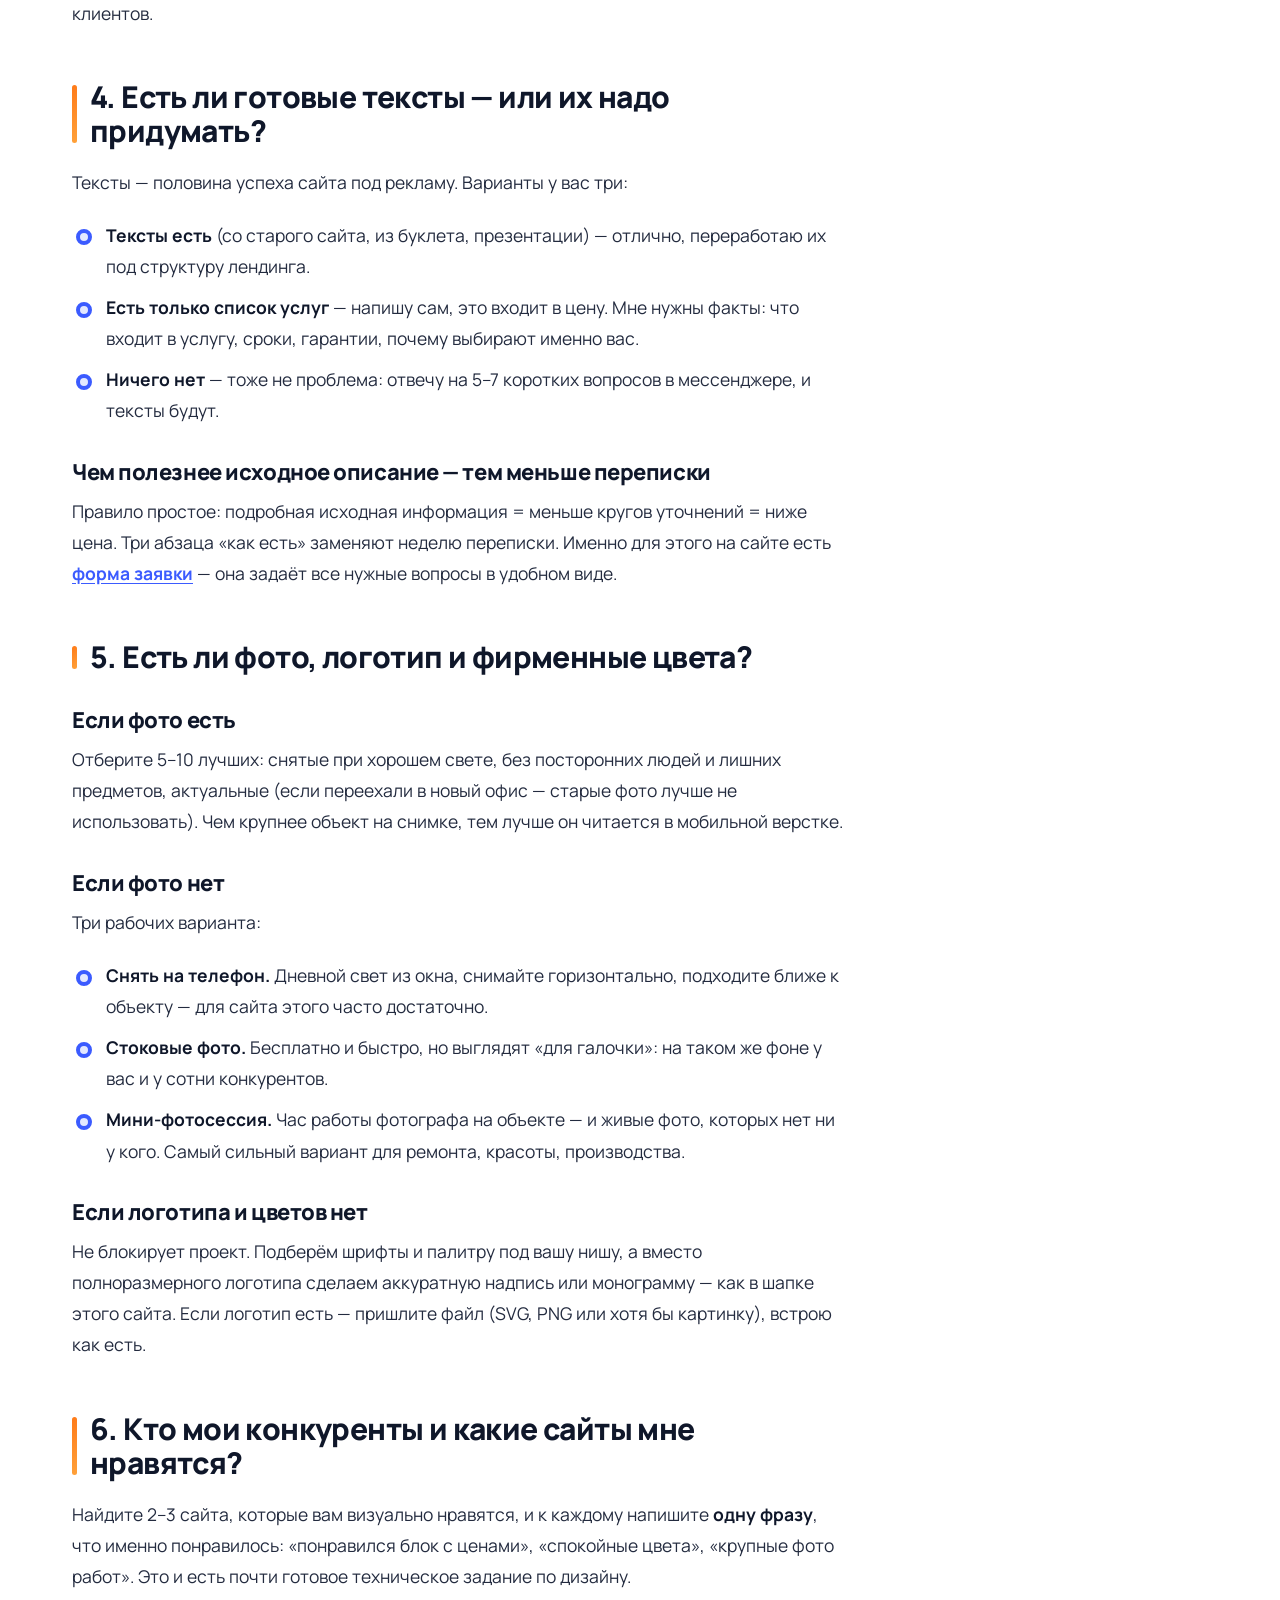
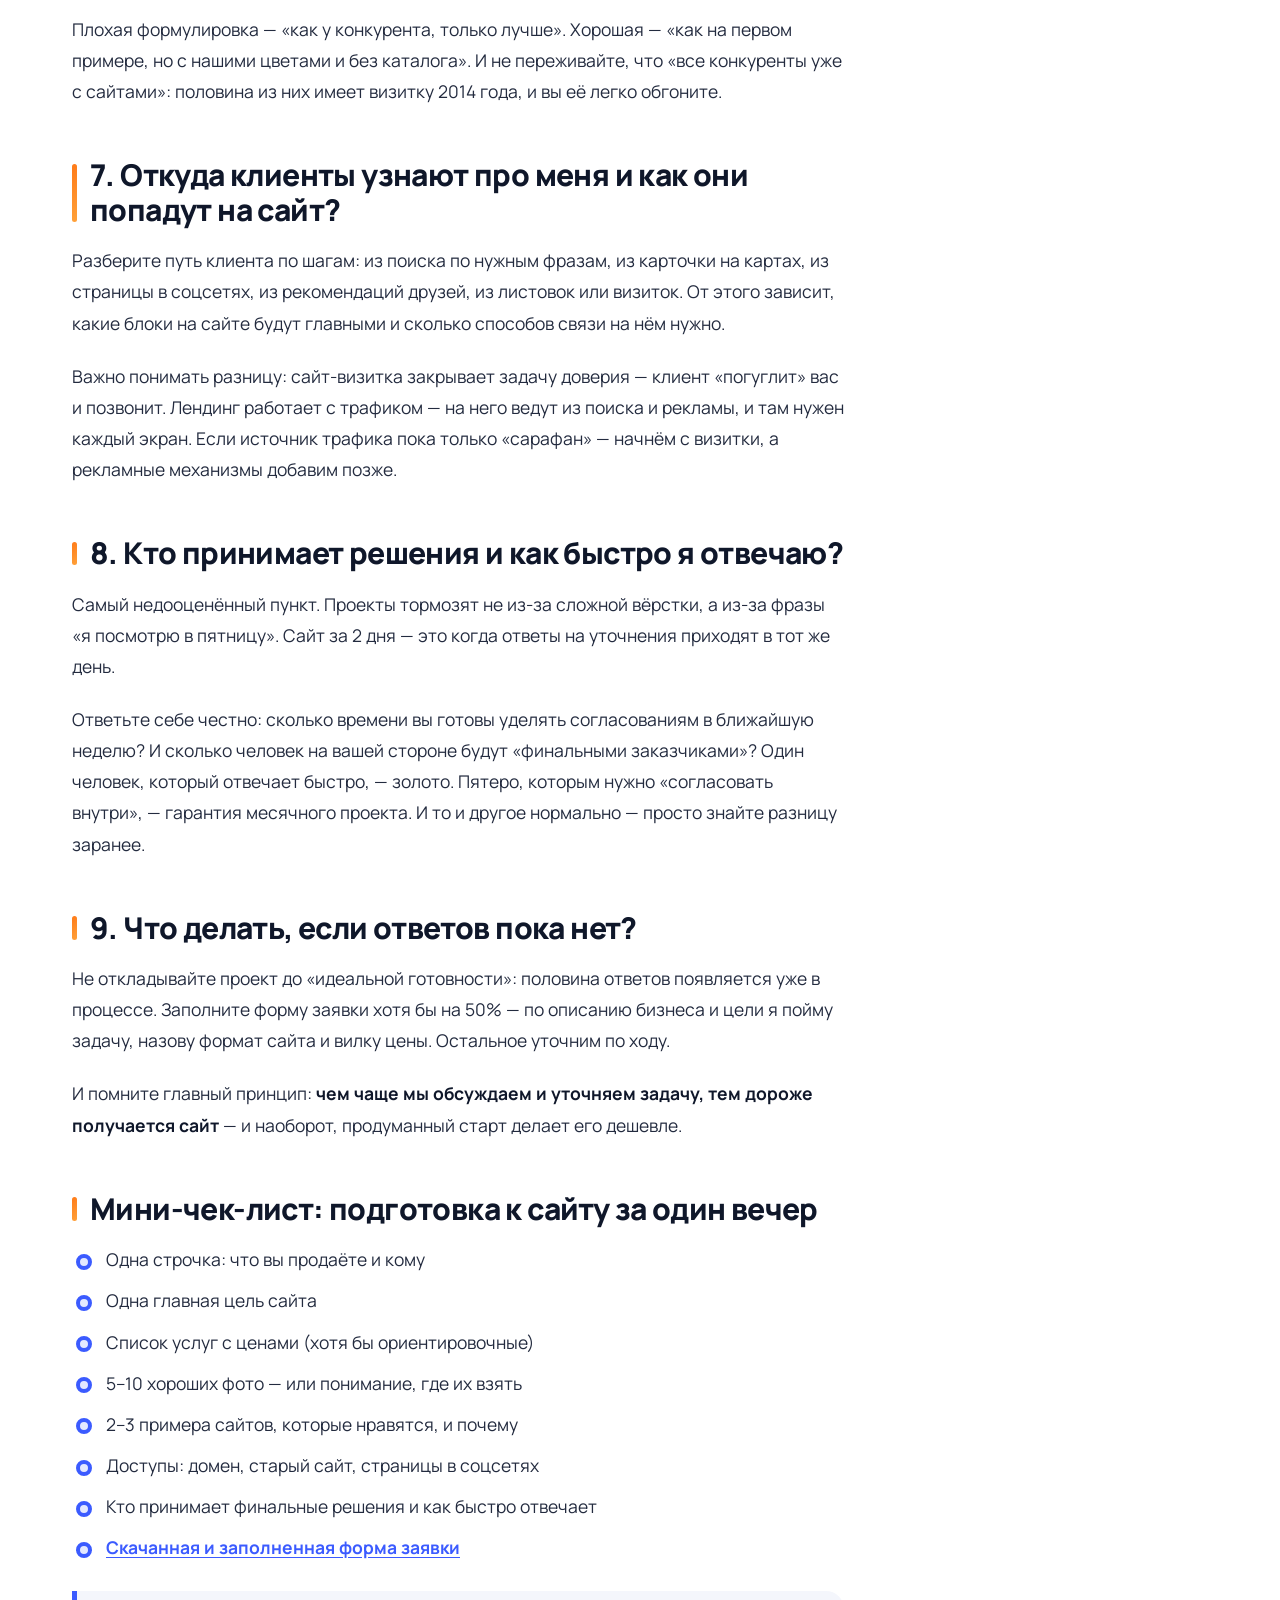
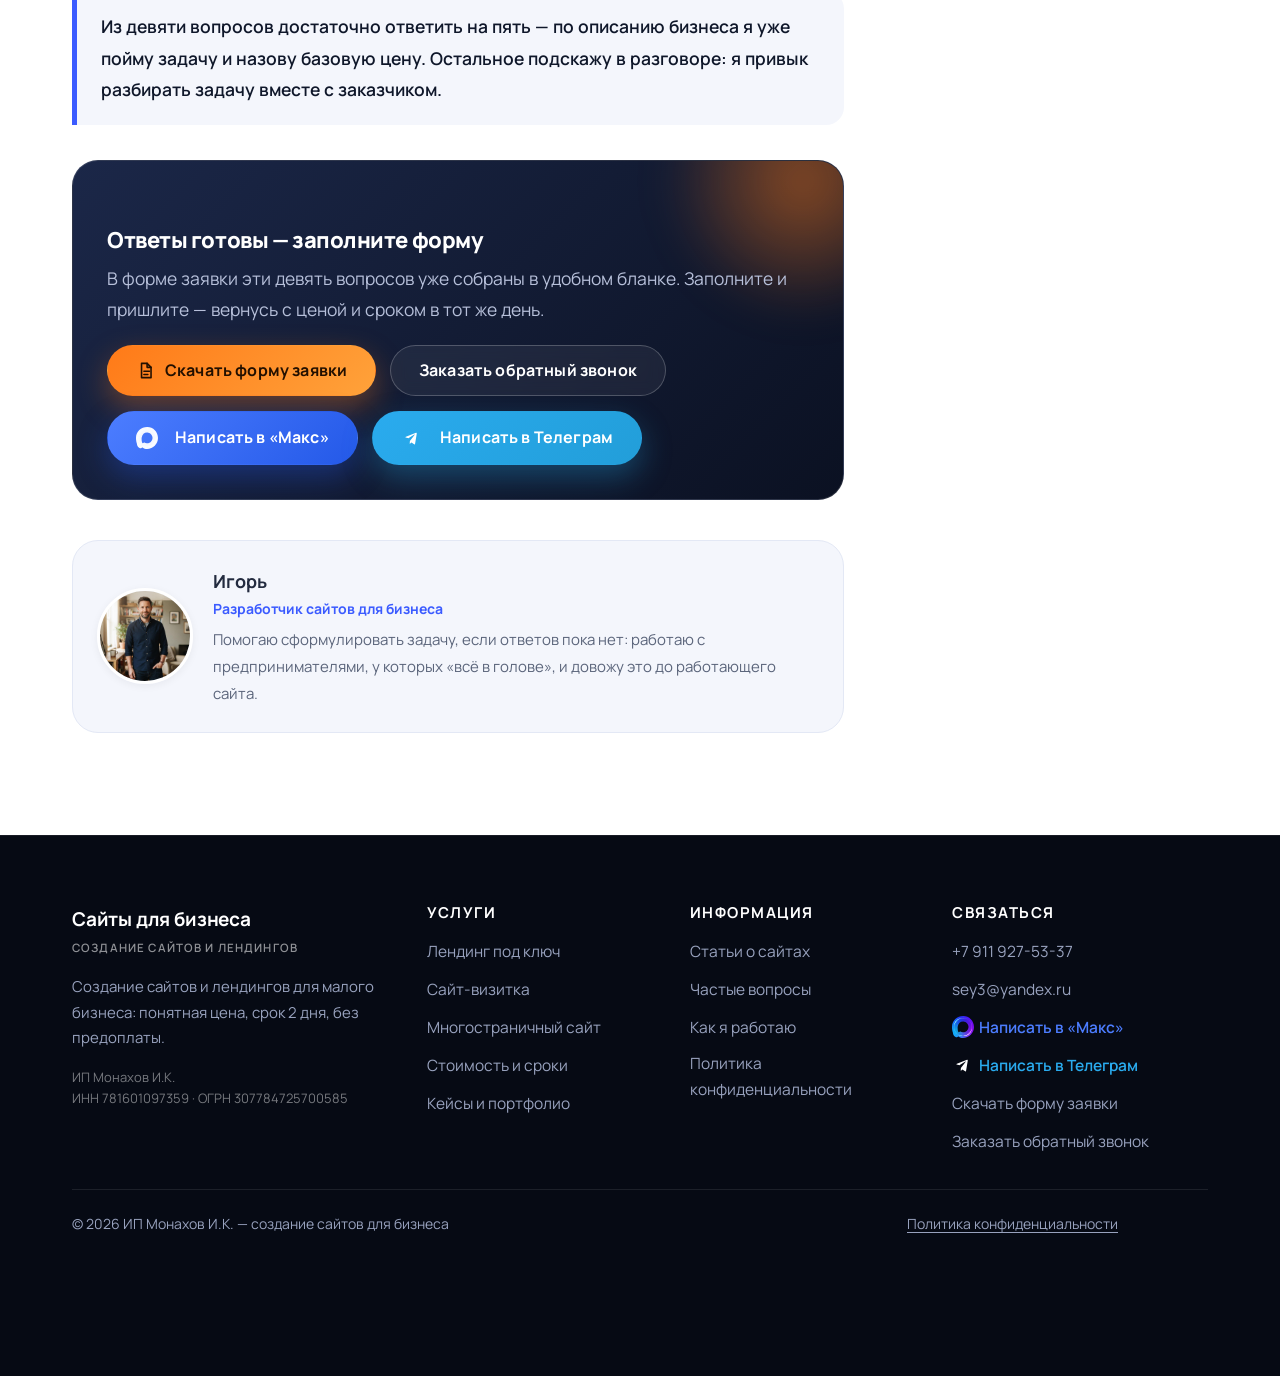
<file: articles/voprosy-pered-zakazom-sayta.html>
﻿<!DOCTYPE html>
<html lang="ru">
<head>
  <meta charset="UTF-8">
  <meta name="viewport" content="width=device-width, initial-scale=1.0">

  <title>На какие вопросы надо знать ответ перед тем, как заказывать сайт: чек-лист</title>
  <meta name="description" content="Девять вопросов про свой бизнес, которые стоит осмыслить до заказа сайта: цель сайта, старый сайт и доступы, готовые тексты и фото, референсы, источники трафика, скорость согласований. С бесплатной формой заявки.">
  <meta name="keywords" content="что нужно знать перед заказом сайта, бриф на сайт, вопросы заказчику сайта, какие материалы нужны для сайта, где взять фото для сайта, техзадание на лендинг простыми словами">
  <meta name="author" content="Игорь — создание сайтов для бизнеса">
  <meta name="robots" content="index, follow, max-image-preview:large">
  <meta name="theme-color" content="#0A0F1F">
  <link rel="canonical" href="https://system785.github.io/Landing-Site/articles/voprosy-pered-zakazom-sayta.html">

  <meta property="og:type" content="article">
  <meta property="og:locale" content="ru_RU">
  <meta property="og:site_name" content="Игорь — сайты для бизнеса">
  <meta property="og:title" content="На какие вопросы надо знать ответ перед тем, как заказывать сайт">
  <meta property="og:description" content="Чек-лист заказчика: 9 вопросов про свой бизнес — цель сайта, старый сайт, тексты, фото, референсы и трафик.">
  <meta property="og:image" content="https://system785.github.io/Landing-Site/img/banner-price.jpg">
  <meta property="og:url" content="https://system785.github.io/Landing-Site/articles/voprosy-pered-zakazom-sayta.html">
  <meta property="article:published_time" content="2026-10-21">
  <meta name="twitter:card" content="summary_large_image">

  <link rel="icon" type="image/svg+xml" href="../img/favicon.svg">
  <link rel="preconnect" href="https://fonts.googleapis.com">
  <link rel="preconnect" href="https://fonts.gstatic.com" crossorigin>
  <link href="https://fonts.googleapis.com/css2?family=Manrope:wght@500;600;700;800&display=swap" rel="stylesheet">
  <link rel="stylesheet" href="../css/style.css">

  <script type="application/ld+json">
  {
    "@context": "https://schema.org",
    "@type": "Article",
    "headline": "На какие вопросы надо знать ответ перед тем, как заказывать сайт",
    "description": "Девять вопросов про свой бизнес до заказа сайта: цель, старый сайт и доступы, тексты, фото, конкуренты, трафик и скорость согласований.",
    "inLanguage": "ru-RU",
    "datePublished": "2026-10-21",
    "dateModified": "2026-10-23",
    "author": {"@type": "Person", "name": "Игорь"},
    "mainEntityOfPage": {"@type": "WebPage", "@id": "https://system785.github.io/Landing-Site/articles/voprosy-pered-zakazom-sayta.html"},
    "image": "https://system785.github.io/Landing-Site/img/banner-price.jpg"
  }
  </script>

  <script type="application/ld+json">
  {
    "@context": "https://schema.org",
    "@type": "BreadcrumbList",
    "itemListElement": [
      {"@type": "ListItem", "position": 1, "name": "Главная", "item": "https://system785.github.io/Landing-Site/"},
      {"@type": "ListItem", "position": 2, "name": "Статьи", "item": "https://system785.github.io/Landing-Site/articles.html"},
      {"@type": "ListItem", "position": 3, "name": "Вопросы перед заказом сайта", "item": "https://system785.github.io/Landing-Site/articles/voprosy-pered-zakazom-sayta.html"}
    ]
  }
  </script>
</head>
<body>

  <svg xmlns="http://www.w3.org/2000/svg" style="display:none" aria-hidden="true">
    <symbol id="i-check" viewBox="0 0 24 24"><path d="M4 12.5l5 5L20 6.5"/></symbol>
    <symbol id="i-phone" viewBox="0 0 24 24"><path d="M6.6 3.5h3l1.5 4-2 1.5a12 12 0 0 0 5.9 5.9l1.5-2 4 1.5v3a2 2 0 0 1-2.2 2A17.5 17.5 0 0 1 4.6 5.7 2 2 0 0 1 6.6 3.5z"/></symbol>
    <symbol id="i-mail" viewBox="0 0 24 24"><rect x="3" y="5" width="18" height="14" rx="3"/><path d="M3.5 7.5L12 13l8.5-5.5"/></symbol>
    <symbol id="i-clock" viewBox="0 0 24 24"><circle cx="12" cy="12" r="8.5"/><path d="M12 7v5.2l3.4 2"/></symbol>
    <symbol id="i-shield" viewBox="0 0 24 24"><path d="M12 3l7 3v5.2c0 4.9-3.4 8.4-7 9.8-3.6-1.4-7-4.9-7-9.8V6z"/><path d="M8.6 12l2.3 2.3 4.5-4.6"/></symbol>
    <symbol id="i-arrow" viewBox="0 0 24 24"><path d="M5 12h13M13 6l6 6-6 6"/></symbol>
    <symbol id="i-doc" viewBox="0 0 24 24"><path d="M7 3h7l5 5v13H7z"/><path d="M14 3v5h5M10 13h7M10 17h5"/></symbol>
    <symbol id="i-chat" viewBox="0 0 24 24"><path d="M4 5.5h16v11H9.5L4.5 20.5V16.5H4z"/><path d="M8 10h8M8 13h5"/></symbol>
  </svg>

  <div class="scroll-progress" aria-hidden="true"></div>
  <a class="skip-link" href="#main">Перейти к содержанию</a>

  <header class="header is-scrolled">
    <div class="header__inner">
      <a class="header__brand" href="../index.html">Сайты для бизнеса</a>
      <nav class="nav" aria-label="Основная навигация">
        <a href="../index.html#services">Услуги и цены</a>
        <a href="../index.html#portfolio">Кейсы</a>
        <a href="../index.html#process">Как работаю</a>
        <a href="../index.html#faq">Вопросы</a>
        <a href="../articles.html" data-page>Статьи</a>
        <a href="../index.html#contacts">Контакты</a>
      </nav>
      <div class="header__actions">
        <a class="link-phone" href="tel:+79119275337">
          <svg class="icon" aria-hidden="true"><use href="#i-phone"/></svg>+7 911 927-53-37
        </a>
        <a class="btn btn--cta btn--sm" href="#form" data-modal-open>Заказать обратный звонок</a>
        <button class="burger" type="button" aria-label="Открыть меню" aria-expanded="false">
          <span></span><span></span><span></span>
        </button>
      </div>
    </div>
  </header>

  <div class="mobile-menu">
    <a class="m-link" href="../index.html">Главная</a>
    <a class="m-link" href="../index.html#services">Услуги и цены</a>
    <a class="m-link" href="../index.html#portfolio">Кейсы</a>
    <a class="m-link" href="../index.html#process">Как я работаю</a>
    <a class="m-link" href="../index.html#faq">Частые вопросы</a>
    <a class="m-link" href="../articles.html" data-page>Статьи</a>
    <a class="m-link" href="../index.html#contacts">Контакты</a>
    <div class="m-contacts">
      <a href="tel:+79119275337"><svg class="icon" aria-hidden="true"><use href="#i-phone"/></svg>+7 911 927-53-37</a>
      <a href="mailto:sey3@yandex.ru"><svg class="icon" aria-hidden="true"><use href="#i-mail"/></svg>sey3@yandex.ru</a>
      <a class="btn btn--cta" href="#form" data-modal-open>Заказать обратный звонок</a>
    </div>
  </div>

  <main id="main">

    <section class="page-head">
      <div class="container">
        <nav class="breadcrumbs" aria-label="Хлебные крошки">
          <a href="../index.html">Главная</a><span>—</span>
          <a href="../articles.html">Статьи</a><span>—</span>
          <span>Вопросы перед заказом сайта</span>
        </nav>
        <h1>На какие вопросы надо знать ответ перед тем, как заказывать сайт</h1>
        <div class="page-head__meta">
          <span><svg class="icon" aria-hidden="true"><use href="#i-clock"/></svg> 8 минут чтения</span>
          <span><svg class="icon" aria-hidden="true"><use href="#i-doc"/></svg> Опубликовано 21 октября 2026</span>
        </div>
      </div>
    </section>

    <section class="section">
      <div class="container">
        <div class="article-wrap">

          <article class="prose">
            <p>
              Сайт редко получается неудачным из-за плохой вёрстки. Чаще он получается «какой-то» — потому что
              задача существовала только в голове: «сделайте нормально, как у конкурентов, чтобы красиво».
              Техническое задание писать не нужно, но <strong>ответы на девять вопросов про свой бизнес</strong>
              стоит осмыслить заранее. Это занимает один вечер, а экономит недели переписки и деньги:
              чем понятнее исходные данные, тем меньше кругов согласований — и тем дешевле сайт.
            </p>

            <figure style="margin:26px auto; max-width:430px">
              <img src="../img/banner-laptop.jpg" width="1024" height="1280" loading="lazy"
                   alt="Подготовка к заказу сайта: ноутбук с примером лендинга на белом столе"
                   style="width:100%; height:auto; border-radius:18px; box-shadow:var(--sh-lg)">
              <figcaption style="font-size:14px; color:var(--muted); margin-top:10px; text-align:center">
                Ответы на девять вопросов = точная цена и спокойный запуск
              </figcaption>
            </figure>

            <div class="aside-card toc-box">
              <h4>Содержание</h4>
              <nav class="toc" aria-label="Содержание статьи">
                <a href="#q1">1. Что продаёте и кому</a>
                <a href="#q2">2. Есть ли уже сайт</a>
                <a href="#q3">3. Зачем сайт: цель</a>
                <a href="#q4">4. Тексты: свои или новые</a>
                <a href="#q5">5. Фото и логотип</a>
                <a href="#q6">6. Конкуренты и референсы</a>
                <a href="#q7">7. Откуда придёт трафик</a>
                <a href="#q8">8. Кто решает и как быстро</a>
                <a href="#net-otvetov">9. Если ответов нет</a>
                <a href="#cheklist">Чек-лист подготовки</a>
              </nav>
            </div>

            <div class="article-cta">
              <h3>Все вопросы уже собраны в форме заявки</h3>
              <p>Скачайте форму — заполните её за 10 минут и пришлите мне. По заполненной форме я назову базовую цену и срок, без длинной переписки.</p>
              <div class="btn-row">
                <a class="btn btn--cta" href="../files/forma-zayavki.docx" download>
                  <svg class="icon" aria-hidden="true"><use href="#i-doc"/></svg> Скачать форму заявки
                </a>
                <a class="btn btn--ghost" href="#form" data-modal-open>Задать вопрос</a>
              </div>
            </div>

            <h2 id="q1">1. Что я продаю и кому?</h2>
            <p>
              «Продаю услуги» — это не ответ, это пустое место. Работающий ответ звучит так:
              «ремонт квартир под ключ в Казани, средний чек 300 000 ₽, заказчик — владелец квартиры
              35–55 лет, ищет в поиске по фразам „ремонт под ключ“». Уже по одной строчке понятно,
              какой сайт нужен: лендинг с ценами, гарантиями и фотографиями объектов — без «миссий и ценностей».
            </p>
            <p>
              Если ответа «на бумаге» нет — не беда, но тогда уточнения я буду задавать вам.
              Каждое уточнение — это дополнительный круг обсуждения, а он, как вы уже знаете,
              влияет на итоговую стоимость.
            </p>

            <h2 id="q2">2. Есть ли у меня уже сайт, страница или каталог?</h2>
            <p>
              Разберитесь, что у вас уже есть, и решите, что с этим делать:
            </p>
            <ul>
              <li><strong>Уже есть сайт.</strong> Запишите, что в нём не устроило: не приходят заявки, устарел дизайн, страшно на телефоне, невозможно править самому. Новый сайт должен это исправить, а не повторить.</li>
              <li><strong>Есть домен.</strong> Узнайте, на чьё имя он оформлен и какие есть доступы. Если домена нет — скажите, помогу купить: от 300 ₽ в первый год, оформлю на вас.</li>
              <li><strong>Есть страница в соцсетях.</strong> Её не выбрасываем: сайт и страница работают вместе, из страницы на сайт тоже ведут ссылки.</li>
              <li><strong>Есть старый сайт на конструкторе.</strong> Пришлите доступ — посмотрю, что можно забрать: тексты, фото, отзывы, контакты.</li>
            </ul>

            <h3 id="q2a">Что обычно переносим со старого сайта</h3>
            <p>
              Тексты, которые уже приносят звонки, фотографии объектов и товаров, отзывы клиентов,
              режим работы, реквизиты. Это самый дешёвый способ сэкономить: готовый материал
              не нужно выдумывать заново.
            </p>

            <h2 id="q3">3. Зачем мне сайт: какую задачу он решает?</h2>
            <p>
              Выберите <strong>одну главную цель</strong>: звонки, заявки с сайта, запись на услугу,
              продажа каталога или просто доверие — чтобы клиенты находили вас и видели, что вы серьёзный.
              Сайт с одной ясной задачей делается быстрее и продаёт лучше, чем «универсальный портал
              обо всём». Остальные задачи можно добавить вторым этапом, когда сайт начнёт приносить клиентов.
            </p>

            <h2 id="q4">4. Есть ли готовые тексты — или их надо придумать?</h2>
            <p>
              Тексты — половина успеха сайта под рекламу. Варианты у вас три:
            </p>
            <ul>
              <li><strong>Тексты есть</strong> (со старого сайта, из буклета, презентации) — отлично, переработаю их под структуру лендинга.</li>
              <li><strong>Есть только список услуг</strong> — напишу сам, это входит в цену. Мне нужны факты: что входит в услугу, сроки, гарантии, почему выбирают именно вас.</li>
              <li><strong>Ничего нет</strong> — тоже не проблема: отвечу на 5–7 коротких вопросов в мессенджере, и тексты будут.</li>
            </ul>

            <h3 id="q4a">Чем полезнее исходное описание — тем меньше переписки</h3>
            <p>
              Правило простое: подробная исходная информация = меньше кругов уточнений = ниже цена.
              Три абзаца «как есть» заменяют неделю переписки. Именно для этого на сайте есть
              <a href="../files/forma-zayavki.docx" download>форма заявки</a> — она задаёт все нужные вопросы
              в удобном виде.
            </p>

            <h2 id="q5">5. Есть ли фото, логотип и фирменные цвета?</h2>

            <h3 id="q5a">Если фото есть</h3>
            <p>
              Отберите 5–10 лучших: снятые при хорошем свете, без посторонних людей и лишних предметов,
              актуальные (если переехали в новый офис — старые фото лучше не использовать).
              Чем крупнее объект на снимке, тем лучше он читается в мобильной верстке.
            </p>

            <h3 id="q5b">Если фото нет</h3>
            <p>
              Три рабочих варианта:
            </p>
            <ul>
              <li><strong>Снять на телефон.</strong> Дневной свет из окна, снимайте горизонтально, подходите ближе к объекту — для сайта этого часто достаточно.</li>
              <li><strong>Стоковые фото.</strong> Бесплатно и быстро, но выглядят «для галочки»: на таком же фоне у вас и у сотни конкурентов.</li>
              <li><strong>Мини-фотосессия.</strong> Час работы фотографа на объекте — и живые фото, которых нет ни у кого. Самый сильный вариант для ремонта, красоты, производства.</li>
            </ul>

            <h3 id="q5c">Если логотипа и цветов нет</h3>
            <p>
              Не блокирует проект. Подберём шрифты и палитру под вашу нишу, а вместо полноразмерного
              логотипа сделаем аккуратную надпись или монограмму — как в шапке этого сайта.
              Если логотип есть — пришлите файл (SVG, PNG или хотя бы картинку), встрою как есть.
            </p>

            <h2 id="q6">6. Кто мои конкуренты и какие сайты мне нравятся?</h2>
            <p>
              Найдите 2–3 сайта, которые вам визуально нравятся, и к каждому напишите <strong>одну фразу</strong>,
              что именно понравилось: «понравился блок с ценами», «спокойные цвета», «крупные фото работ».
              Это и есть почти готовое техническое задание по дизайну.
            </p>
            <p>
              Плохая формулировка — «как у конкурента, только лучше». Хорошая — «как на первом примере,
              но с нашими цветами и без каталога». И не переживайте, что «все конкуренты уже с сайтами»:
              половина из них имеет визитку 2014 года, и вы её легко обгоните.
            </p>

            <h2 id="q7">7. Откуда клиенты узнают про меня и как они попадут на сайт?</h2>
            <p>
              Разберите путь клиента по шагам: из поиска по нужным фразам, из карточки на картах,
              из страницы в соцсетях, из рекомендаций друзей, из листовок или визиток.
              От этого зависит, какие блоки на сайте будут главными и сколько способов связи на нём нужно.
            </p>
            <p>
              Важно понимать разницу: сайт-визитка закрывает задачу доверия — клиент «погуглит» вас
              и позвонит. Лендинг работает с трафиком — на него ведут из поиска и рекламы, и там
              нужен каждый экран. Если источник трафика пока только «сарафан» — начнём с визитки,
              а рекламные механизмы добавим позже.
            </p>

            <h2 id="q8">8. Кто принимает решения и как быстро я отвечаю?</h2>
            <p>
              Самый недооценённый пункт. Проекты тормозят не из-за сложной вёрстки, а из-за фразы
              «я посмотрю в пятницу». Сайт за 2 дня — это когда ответы на уточнения приходят в тот же день.
            </p>
            <p>
              Ответьте себе честно: сколько времени вы готовы уделять согласованиям в ближайшую неделю?
              И сколько человек на вашей стороне будут «финальными заказчиками»? Один человек, который
              отвечает быстро, — золото. Пятеро, которым нужно «согласовать внутри», — гарантия
              месячного проекта. И то и другое нормально — просто знайте разницу заранее.
            </p>

            <h2 id="net-otvetov">9. Что делать, если ответов пока нет?</h2>
            <p>
              Не откладывайте проект до «идеальной готовности»: половина ответов появляется уже в процессе.
              Заполните форму заявки хотя бы на 50% — по описанию бизнеса и цели я пойму задачу,
              назову формат сайта и вилку цены. Остальное уточним по ходу.
            </p>
            <p>
              И помните главный принцип: <strong>чем чаще мы обсуждаем и уточняем задачу, тем дороже
              получается сайт</strong> — и наоборот, продуманный старт делает его дешевле.
            </p>

            <h2 id="cheklist">Мини-чек-лист: подготовка к сайту за один вечер</h2>
            <ul>
              <li>Одна строчка: что вы продаёте и кому</li>
              <li>Одна главная цель сайта</li>
              <li>Список услуг с ценами (хотя бы ориентировочные)</li>
              <li>5–10 хороших фото — или понимание, где их взять</li>
              <li>2–3 примера сайтов, которые нравятся, и почему</li>
              <li>Доступы: домен, старый сайт, страницы в соцсетях</li>
              <li>Кто принимает финальные решения и как быстро отвечает</li>
              <li><a href="../files/forma-zayavki.docx" download>Скачанная и заполненная форма заявки</a></li>
            </ul>

            <blockquote>
              Из девяти вопросов достаточно ответить на пять — по описанию бизнеса я уже пойму задачу
              и назову базовую цену. Остальное подскажу в разговоре: я привык разбирать задачу вместе с заказчиком.
            </blockquote>

            <div class="article-cta">
              <h3>Ответы готовы — заполните форму</h3>
              <p>В форме заявки эти девять вопросов уже собраны в удобном бланке. Заполните и пришлите —
                вернусь с ценой и сроком в тот же день.</p>
              <div class="btn-row">
                <a class="btn btn--cta" href="../files/forma-zayavki.docx" download>
                  <svg class="icon" aria-hidden="true"><use href="#i-doc"/></svg> Скачать форму заявки
                </a>
                <a class="btn btn--ghost" href="#form" data-modal-open>Заказать обратный звонок</a>
                <a class="btn btn--max" href="https://web.max.ru/79119275337" target="_blank" rel="noopener">
                  <img class="max-logo" src="../img/max-logo.svg" alt="" width="22" height="22"> Написать в «Макс»
                </a>
                <a class="btn btn--tg" href="tg://user?id=526599691" target="_blank" rel="noopener"><img class="telegram-logo" src="../img/telegram-logo.svg" alt="" width="22" height="22"> Написать в Телеграм</a>
              </div>
            </div>

            <div class="author-box">
              <img src="../img/portrait.jpg" width="96" height="96" loading="lazy" alt="Портрет автора статьи — Игорь">
              <div>
                <b>Игорь</b>
                <span>Разработчик сайтов для бизнеса</span>
                <p>Помогаю сформулировать задачу, если ответов пока нет: работаю с предпринимателями,
                  у которых «всё в голове», и довожу это до работающего сайта.</p>
              </div>
            </div>
          </article>

          <aside class="aside">
            <div class="aside-card aside-card--dark">
              <h4>Не уверены в ответах?</h4>
              <p>Расскажите, чем вы занимаетесь — подскажу, какой сайт решит вашу задачу и сколько это стоит.</p>
              <div class="form-grid" style="margin-top:16px">
                <a class="btn btn--cta btn--block" href="#form" data-modal-open>Заказать обратный звонок</a>
                <a class="btn btn--ghost btn--block" href="tel:+79119275337">Позвонить</a>
                <a class="btn btn--ghost btn--block" href="mailto:sey3@yandex.ru">Написать письмо</a>
              </div>
            </div>

            <div class="aside-card">
              <h4>Форма заявки</h4>
              <p style="color:var(--muted); font-size:15px">В ней уже собраны все вопросы из статьи — заполните за 10 минут.</p>
              <a class="btn btn--outline btn--block btn--sm mt-24" href="../files/forma-zayavki.docx" download>
                <svg class="icon" aria-hidden="true"><use href="#i-doc"/></svg> Скачать форму заявки
              </a>
            </div>

            

            <div class="aside-card">
              <h4>Все статьи</h4>
              <nav class="toc" aria-label="Другие статьи">
                <a href="skolko-stoit-sayt-yandex-direct.html">Сколько стоит сайт</a>
                <a href="lending-ili-sayt-vizitka.html">Лендинг или сайт-визитка</a>
                <a href="seo-stati-ranzhirovanie.html">SEO и статьи на сайте</a>
                <a href="../articles.html">Все материалы блога</a>
              </nav>
            </div>
          </aside>
        </div>
      </div>
    </section>
  </main>

  <footer class="footer">
    <div class="container">
      <div class="footer__grid">
        <div>
          <div class="footer__brand">
            <b>Сайты для бизнеса</b>
            <span>создание сайтов и лендингов</span>
          </div>
          <p class="footer__about">
            Создание сайтов и лендингов для малого бизнеса: понятная цена,
            срок 2 дня, без предоплаты.
          </p>
          <p class="footer__legal">
            ИП Монахов И.К.<br>
            ИНН 781601097359 · ОГРН 307784725700585
          </p>
        </div>
        <div>
          <h4>Услуги</h4>
          <ul>
            <li><a href="../index.html#services">Лендинг под ключ</a></li>
            <li><a href="../index.html#services">Сайт-визитка</a></li>
            <li><a href="../index.html#services">Многостраничный сайт</a></li>
            <li><a href="../index.html#services">Стоимость и сроки</a></li>
            <li><a href="../index.html#portfolio">Кейсы и портфолио</a></li>
          </ul>
        </div>
        <div>
          <h4>Информация</h4>
          <ul>
            <li><a href="../articles.html">Статьи о сайтах</a></li>
            <li><a href="../index.html#faq">Частые вопросы</a></li>
            <li><a href="../index.html#process">Как я работаю</a></li>
            <li><a href="../privacy.html">Политика конфиденциальности</a></li>
          </ul>
        </div>
        <div>
          <h4>Связаться</h4>
          <ul>
            <li><a href="tel:+79119275337">+7 911 927-53-37</a></li>
            <li><a href="mailto:sey3@yandex.ru">sey3@yandex.ru</a></li>
            <li><a class="link-max" href="https://web.max.ru/79119275337" target="_blank" rel="noopener"><img class="max-logo" src="../img/max-logo.svg" alt="" width="22" height="22">Написать в «Макс»</a></li>
            <li><a class="link-tg" href="tg://user?id=526599691" target="_blank" rel="noopener"><img class="telegram-logo" src="../img/telegram-logo.svg" alt="" width="22" height="22">Написать в Телеграм</a></li>
            <li><a href="../files/forma-zayavki.docx" download>Скачать форму заявки</a></li>
            <li><a href="#form" data-modal-open>Заказать обратный звонок</a></li>
          </ul>
        </div>
      </div>
      <div class="footer__bottom">
        <span>© <span data-year>2026</span> ИП Монахов И.К. — создание сайтов для бизнеса</span>
        <span><a href="../privacy.html">Политика конфиденциальности</a></span>
      </div>
    </div>
  </footer>

  <div class="fab">
    <a class="fab__tg" href="tg://user?id=526599691" target="_blank" rel="noopener" aria-label="Написать в Телеграм">
      <img class="telegram-logo" src="../img/telegram-logo.svg" alt="" width="22" height="22"><span class="fab__label">Написать в Телеграм</span>
    </a>
    <a class="fab__wa" href="https://web.max.ru/79119275337" target="_blank" rel="noopener"
       aria-label="Написать в «Макс»">
      <img class="max-logo" src="../img/max-logo.svg" alt="" width="22" height="22"><span class="fab__label">Написать в «Макс»</span>
    </a>
    <a class="fab__mail" href="mailto:sey3@yandex.ru" aria-label="Написать письмо">
      <svg class="icon" aria-hidden="true"><use href="#i-mail"/></svg><span class="fab__label">Написать письмо</span>
    </a>
    <a class="fab__call" href="tel:+79119275337" aria-label="Позвонить">
      <svg class="icon" aria-hidden="true"><use href="#i-phone"/></svg><span class="fab__label">Позвонить</span>
    </a>
    <button class="fab__top" type="button" aria-label="Наверх">
      <svg class="icon" aria-hidden="true" style="transform:rotate(-90deg)"><use href="#i-arrow"/></svg>
    </button>
  </div>

  <div class="modal" role="dialog" aria-modal="true" aria-labelledby="modal-title">
    <div class="modal__card">
      <button class="modal__close" type="button" aria-label="Закрыть" data-modal-close>&times;</button>
      <div class="modal__head">
        <h3 id="modal-title">Заказать обратный звонок</h3>
        <p>Оставьте контакты — вернусь с расчётом цены и срока в течение 30 минут.</p>
      </div>
      <form data-lead-form novalidate>
        <div class="form-grid">
          <div class="field">
            <label for="m-name">Как вас зовут *</label>
            <input type="text" id="m-name" name="name" placeholder="Например: Игорь" required autocomplete="name">
            <span class="field__error">Пожалуйста, укажите имя</span>
          </div>
          <div class="field">
            <label for="m-phone">Телефон *</label>
            <input type="tel" id="m-phone" name="phone" placeholder="+7 (___) ___-__-__" required autocomplete="tel">
            <span class="field__error">Укажите телефон не короче 10 цифр</span>
          </div>
          <div class="field">
            <label for="m-task">Что нужно сделать</label>
            <textarea id="m-task" name="task" placeholder="Например: лендинг для ремонта квартир"></textarea>
          </div>
        </div>
        <button class="btn btn--cta btn--block btn--lg mt-24" type="submit">
          Заказать обратный звонок <svg class="icon" aria-hidden="true"><use href="#i-arrow"/></svg>
        </button>
              <div class="field field--check">
                <label class="check">
                  <input type="checkbox" name="consent" required>
                  <span>Я даю согласие на обработку персональных данных в соответствии с <a href="../privacy.html">политикой конфиденциальности</a></span>
                </label>
                <span class="field__error">Необходимо дать согласие на обработку персональных данных</span>
              </div>
        <div class="form-success" role="status">
          <i><svg class="icon" aria-hidden="true"><use href="#i-check"/></svg></i>
          <h4>Письмо сформировано!</h4>
          <p>Письмо открылось в почтовом клиенте. Если нет — напишите на sey3@yandex.ru или позвоните: +7 911 927-53-37.</p>
          <div class="btn-row center mt-24">
            <a class="btn btn--outline btn--sm" href="tel:+79119275337">Позвонить</a>
            <a class="btn btn--max btn--sm" href="https://web.max.ru/79119275337" target="_blank" rel="noopener"><img class="max-logo" src="../img/max-logo.svg" alt="" width="22" height="22">Написать в «Макс»</a>
            <a class="btn btn--tg btn--sm" href="tg://user?id=526599691" target="_blank" rel="noopener"><img class="telegram-logo" src="../img/telegram-logo.svg" alt="" width="22" height="22">Написать в Телеграм</a>
          </div>
        </div>
      </form>
    </div>
  </div>

  <script src="../js/main.js" defer></script>
</body>
</html>
</file>
<file: css/style.css>
/* =========================================================
   Макс — сайты для Яндекс.Директ
   Дизайн-система лендинга: тёмный герой + светлые секции
   ========================================================= */

:root {
  /* Цвета */
  --ink: #0A0F1F;
  --ink-800: #101830;
  --ink-700: #17223F;
  --ink-600: #1F2C4E;
  --paper: #FFFFFF;
  --paper-2: #F4F6FC;
  --paper-3: #EDF0FA;
  --line: #E3E8F5;
  --line-dark: rgba(255, 255, 255, .10);

  --text: #0F172A;
  --muted: #5B657B;
  --muted-dark: #A9B3CC;

  --brand: #3B5BFF;
  --brand-2: #7C4DFF;
  --brand-grad: linear-gradient(135deg, #3B5BFF 0%, #7C4DFF 100%);

  --cta: #FF7A18;
  --cta-2: #FFA23A;
  --cta-grad: linear-gradient(135deg, #FF7A18 0%, #FFA23A 100%);

  --green: #22C55E;
  --red: #EF4444;

  /* Формы и тени */
  --r-sm: 12px;
  --r: 18px;
  --r-lg: 26px;
  --r-xl: 34px;

  --sh-sm: 0 2px 8px rgba(15, 23, 42, .06);
  --sh-md: 0 14px 34px rgba(15, 23, 42, .10);
  --sh-lg: 0 30px 70px rgba(10, 15, 31, .18);
  --sh-cta: 0 12px 30px rgba(255, 122, 24, .35);

  --container: 1180px;
  --header-h: 76px;

  --font: 'Manrope', -apple-system, BlinkMacSystemFont, 'Segoe UI', Roboto,
    'Helvetica Neue', Arial, sans-serif;
}

/* ---------- Reset ---------- */
*,
*::before,
*::after { box-sizing: border-box; }

html {
  scroll-behavior: smooth;
  -webkit-text-size-adjust: 100%;
}

body {
  margin: 0;
  font-family: var(--font);
  font-size: 17px;
  line-height: 1.65;
  color: var(--text);
  background: var(--paper);
  overflow-x: hidden;
  -webkit-font-smoothing: antialiased;
  text-rendering: optimizeLegibility;
}

img, svg { max-width: 100%; }
img { height: auto; }
svg { display: block; }
a { color: inherit; text-decoration: none; }
ul, ol { margin: 0; padding: 0; list-style: none; }
button { font-family: inherit; cursor: pointer; }
input, textarea, select, button { font-family: inherit; font-size: inherit; }

::selection { background: rgba(59, 91, 255, .22); }

.skip-link {
  position: absolute;
  left: -9999px;
  top: 0;
  background: var(--brand);
  color: #fff;
  padding: 10px 18px;
  border-radius: 0 0 10px 0;
  z-index: 999;
}
.skip-link:focus { left: 0; }

/* ---------- Типографика ---------- */
h1, h2, h3, h4 {
  margin: 0 0 .5em;
  line-height: 1.15;
  font-weight: 800;
  letter-spacing: -.02em;
}

h1 { font-size: clamp(32px, 5.2vw, 56px); }
h2 { font-size: clamp(27px, 3.8vw, 42px); }
h3 { font-size: clamp(19px, 2.2vw, 23px); }
h4 { font-size: 17px; font-weight: 700; }

p { margin: 0 0 1em; }
p:last-child { margin-bottom: 0; }

.lead {
  font-size: clamp(16px, 2vw, 19px);
  color: var(--muted);
  line-height: 1.7;
}

.section-dark .lead { color: var(--muted-dark); }

.eyebrow {
  display: inline-flex;
  align-items: center;
  gap: 9px;
  font-size: 13px;
  font-weight: 800;
  letter-spacing: .14em;
  text-transform: uppercase;
  color: var(--brand);
  margin-bottom: 16px;
}
.eyebrow::before {
  content: "";
  width: 26px;
  height: 2px;
  background: var(--cta-grad);
  border-radius: 2px;
}
.section-dark .eyebrow { color: #93A8FF; }

.text-grad {
  background: var(--cta-grad);
  -webkit-background-clip: text;
  background-clip: text;
  color: transparent;
}
.text-brand {
  background: var(--brand-grad);
  -webkit-background-clip: text;
  background-clip: text;
  color: transparent;
}

/* ---------- Иконки ---------- */
.icon {
  width: 20px;
  height: 20px;
  fill: none;
  stroke: currentColor;
  stroke-width: 2;
  stroke-linecap: round;
  stroke-linejoin: round;
  flex: none;
}
.btn .icon { width: 19px; height: 19px; }
.hero__points .icon { width: 18px; height: 18px; }
.pain i .icon,
.trust i .icon,
.contact-item i .icon,
.float-card i .icon { width: 25px; height: 25px; }
.faq__q .icon { width: 22px; height: 22px; }
.about__list .icon { width: 22px; height: 22px; }
.price-card ul li .icon { width: 18px; height: 18px; }
.price-card__term .icon { width: 16px; height: 16px; }
.price-note .icon { width: 22px; height: 22px; color: var(--brand); }
.form-success i .icon { width: 32px; height: 32px; stroke-width: 2.6; }
.article-card__more .icon { width: 18px; height: 18px; }
.mobile-menu .m-contacts .icon { width: 21px; height: 21px; }
.link-phone .icon { width: 18px; height: 18px; }

/* ---------- Раскладка ---------- */
.container {
  width: 100%;
  max-width: var(--container);
  margin-inline: auto;
  padding-inline: 22px;
}

.section { padding: clamp(56px, 8vw, 104px) 0; position: relative; }
.section--tight { padding: clamp(44px, 6vw, 72px) 0; }

.section--tint { background: var(--paper-2); }

.section-dark {
  background: var(--ink);
  color: #fff;
  overflow: hidden;
}
.section-dark h2,
.section-dark h3 { color: #fff; }

.section-head {
  max-width: 760px;
  margin-bottom: clamp(32px, 5vw, 56px);
}
.section-head.center {
  margin-inline: auto;
  text-align: center;
}
.section-head.center .eyebrow { justify-content: center; }
.section-head p { color: var(--muted); font-size: 17px; }
.section-dark .section-head p { color: var(--muted-dark); }

.grid { display: grid; gap: 22px; }
.grid-2 { grid-template-columns: repeat(2, 1fr); }
.grid-3 { grid-template-columns: repeat(3, 1fr); }
.grid-4 { grid-template-columns: repeat(4, 1fr); }

/* ---------- Кнопки ---------- */
.btn {
  position: relative;
  display: inline-flex;
  align-items: center;
  justify-content: center;
  gap: 10px;
  padding: 15px 28px;
  border: 1px solid transparent;
  border-radius: 999px;
  font-weight: 800;
  font-size: 16px;
  line-height: 1.2;
  letter-spacing: .01em;
  text-align: center;
  transition: transform .25s cubic-bezier(.22, 1, .36, 1),
    box-shadow .25s ease, background-color .25s ease, color .25s ease,
    border-color .25s ease, filter .25s ease;
  will-change: transform;
}
.btn svg { flex: none; }
.btn:hover { transform: translateY(-3px); }
.btn:active { transform: translateY(-1px) scale(.99); }
.btn:focus-visible { outline: 3px solid rgba(59, 91, 255, .55); outline-offset: 3px; }

.btn--cta {
  background: var(--cta-grad);
  color: #231000;
  box-shadow: var(--sh-cta);
}
.btn--cta:hover { filter: brightness(1.06); box-shadow: 0 18px 38px rgba(255, 122, 24, .42); }

.btn--brand {
  background: var(--brand-grad);
  color: #fff;
  box-shadow: 0 12px 30px rgba(59, 91, 255, .35);
}
.btn--brand:hover { box-shadow: 0 18px 38px rgba(59, 91, 255, .45); }

.btn--ghost {
  background: rgba(255, 255, 255, .06);
  border-color: rgba(255, 255, 255, .22);
  color: #fff;
  backdrop-filter: blur(8px);
}
.btn--ghost:hover { background: rgba(255, 255, 255, .14); border-color: rgba(255, 255, 255, .4); }

.btn--outline {
  background: #fff;
  border-color: var(--line);
  color: var(--text);
  box-shadow: var(--sh-sm);
}
.btn--outline:hover { border-color: var(--brand); color: var(--brand); box-shadow: var(--sh-md); }

.btn--dark { background: var(--ink); color: #fff; }
.btn--dark:hover { background: var(--ink-700); box-shadow: var(--sh-md); }

.btn--sm { padding: 11px 20px; font-size: 14.5px; }
.btn--lg { padding: 18px 36px; font-size: 17.5px; }
.btn--block { width: 100%; }

.btn-row {
  display: flex;
  flex-wrap: wrap;
  gap: 14px;
  align-items: center;
}
.btn-row.center { justify-content: center; }

.link-phone {
  display: inline-flex;
  align-items: center;
  gap: 9px;
  font-weight: 800;
  white-space: nowrap;
  color: #FF7A18;
  transition: color .2s ease, transform .2s ease;
}
.link-phone:hover { color: #FFA23A; transform: translateY(-2px); }
.section-dark .link-phone { color: #FFB268; }
.section-dark .link-phone:hover { color: #FFD1A8; }

/* ---------- Шапка ---------- */
.header {
  position: fixed;
  inset: 0 0 auto;
  z-index: 100;
  height: var(--header-h);
  display: flex;
  align-items: center;
  background: rgba(10, 15, 31, .55);
  backdrop-filter: blur(14px);
  -webkit-backdrop-filter: blur(14px);
  border-bottom: 1px solid transparent;
  transition: background .35s ease, height .35s ease, border-color .35s ease,
    box-shadow .35s ease;
}
.header.is-scrolled {
  height: 66px;
  background: rgba(255, 255, 255, .92);
  border-bottom-color: var(--line);
  box-shadow: 0 8px 30px rgba(15, 23, 42, .08);
}
.header__inner {
  display: flex;
  align-items: center;
  gap: 16px;
  width: 100%;
  max-width: var(--container);
  margin-inline: auto;
  padding-inline: 22px;
}

.header__brand {
  display: inline-flex;
  align-items: baseline;
  gap: 8px;
  flex: none;
  margin-right: 8px;
  font-weight: 800;
  font-size: 17px;
  letter-spacing: -.01em;
  white-space: nowrap;
  color: #fff;
  transition: color .3s ease;
}
.header__brand i {
  font-style: normal;
  font-size: 11px;
  font-weight: 700;
  letter-spacing: .12em;
  text-transform: uppercase;
  opacity: .55;
}
.header.is-scrolled .header__brand { color: var(--text); }

.logo {
  display: inline-flex;
  align-items: center;
  gap: 11px;
  font-weight: 800;
  color: #fff;
  flex: none;
  transition: color .3s ease;
}
.header.is-scrolled .logo { color: var(--text); }

.logo__mark {
  width: 40px;
  height: 40px;
  flex: none;
  border-radius: 13px;
  background: var(--cta-grad);
  display: grid;
  place-items: center;
  color: #241000;
  font-size: 19px;
  font-weight: 800;
  box-shadow: 0 8px 20px rgba(255, 122, 24, .35);
}
.logo__text { display: flex; flex-direction: column; line-height: 1.1; }
.logo__text b { font-size: 17px; letter-spacing: -.01em; }
.logo__text span { font-size: 11.5px; font-weight: 600; opacity: .7; letter-spacing: .04em; }

.nav {
  display: flex;
  align-items: center;
  gap: 4px;
  margin-left: auto;
  flex: 1 1 auto;
  justify-content: flex-end;
  min-width: 0;
}
.nav a {
  position: relative;
  padding: 9px 10px;
  border-radius: 10px;
  font-size: 15px;
  font-weight: 700;
  white-space: nowrap;
  color: rgba(255, 255, 255, .82);
  transition: color .25s ease, background .25s ease;
}
.header.is-scrolled .nav a { color: var(--muted); }
.nav a::after {
  content: "";
  position: absolute;
  left: 13px;
  right: 13px;
  bottom: 4px;
  height: 2px;
  background: var(--cta-grad);
  transform: scaleX(0);
  transform-origin: left;
  transition: transform .3s cubic-bezier(.22, 1, .36, 1);
}
.nav a:hover { color: #fff; }
.header.is-scrolled .nav a:hover { color: var(--brand); }
.nav a:hover::after,
.nav a.is-active::after { transform: scaleX(1); }
.nav a.is-active { color: #fff; }
.header.is-scrolled .nav a.is-active { color: var(--brand); }

.header__actions { display: flex; align-items: center; gap: 12px; flex: none; }

.burger {
  display: none;
  width: 46px;
  height: 46px;
  border: 1px solid rgba(255, 255, 255, .25);
  border-radius: 13px;
  background: rgba(255, 255, 255, .08);
  padding: 0;
  position: relative;
}
.header.is-scrolled .burger { border-color: var(--line); background: #fff; }
.burger span {
  position: absolute;
  left: 13px;
  right: 13px;
  height: 2.5px;
  border-radius: 3px;
  background: #fff;
  transition: transform .3s ease, opacity .2s ease, background .3s ease;
}
.header.is-scrolled .burger span { background: var(--text); }
.burger span:nth-child(1) { top: 16px; }
.burger span:nth-child(2) { top: 22px; }
.burger span:nth-child(3) { top: 28px; }
.burger.is-open span:nth-child(1) { transform: translateY(6px) rotate(45deg); }
.burger.is-open span:nth-child(2) { opacity: 0; }
.burger.is-open span:nth-child(3) { transform: translateY(-6px) rotate(-45deg); }

/* Мобильное меню */
.mobile-menu {
  position: fixed;
  inset: 0;
  z-index: 99;
  background: rgba(10, 15, 31, .97);
  backdrop-filter: blur(10px);
  padding: calc(var(--header-h) + 26px) 26px 40px;
  display: flex;
  flex-direction: column;
  gap: 6px;
  opacity: 0;
  visibility: hidden;
  transform: translateY(-12px);
  transition: opacity .35s ease, transform .35s ease, visibility .35s;
  overflow-y: auto;
}
.mobile-menu.is-open { opacity: 1; visibility: visible; transform: none; }
.mobile-menu a.m-link {
  padding: 15px 4px;
  font-size: 21px;
  font-weight: 800;
  color: #fff;
  border-bottom: 1px solid rgba(255, 255, 255, .09);
  transition: color .2s ease, padding-left .25s ease;
}
.mobile-menu a.m-link:hover { color: var(--cta-2); padding-left: 8px; }
.mobile-menu .m-contacts { margin-top: auto; display: grid; gap: 12px; padding-top: 26px; }
.mobile-menu .m-contacts a {
  display: flex;
  align-items: center;
  gap: 11px;
  color: #fff;
  font-weight: 700;
}

/* Прогресс скролла */
.scroll-progress {
  position: fixed;
  top: 0;
  left: 0;
  height: 3px;
  width: 0;
  z-index: 120;
  background: var(--cta-grad);
  box-shadow: 0 0 12px rgba(255, 122, 24, .7);
  transition: width .1s linear;
}

/* ---------- Герой ---------- */
.hero {
  position: relative;
  padding: calc(var(--header-h) + clamp(40px, 7vw, 86px)) 0 clamp(50px, 7vw, 90px);
  background: radial-gradient(1100px 620px at 78% 8%, rgba(124, 77, 255, .30), transparent 60%),
    radial-gradient(900px 560px at 8% 92%, rgba(59, 91, 255, .26), transparent 62%),
    linear-gradient(180deg, #0A0F1F 0%, #0D1428 60%, #0A0F1F 100%);
  color: #fff;
  overflow: hidden;
}
.hero::after {
  content: "";
  position: absolute;
  inset: auto 0 0;
  height: 1px;
  background: rgba(255, 255, 255, .08);
}

.hero__grid {
  position: relative;
  z-index: 2;
  display: grid;
  grid-template-columns: 1.08fr .92fr;
  gap: clamp(28px, 5vw, 56px);
  align-items: center;
}

.hero__badge {
  display: inline-flex;
  align-items: center;
  gap: 10px;
  padding: 8px 16px 8px 9px;
  border-radius: 999px;
  background: rgba(255, 255, 255, .07);
  border: 1px solid rgba(255, 255, 255, .16);
  font-size: 13.5px;
  font-weight: 700;
  color: #DCE3F5;
  margin-bottom: 22px;
}
.hero__badge b {
  background: var(--cta-grad);
  color: #241000;
  border-radius: 999px;
  padding: 3px 11px;
  font-size: 12.5px;
  letter-spacing: .03em;
}

.hero h1 { color: #fff; margin-bottom: 20px; }
.hero h1 .text-grad { filter: drop-shadow(0 6px 22px rgba(255, 122, 24, .35)); }

.hero__sub {
  font-size: clamp(16px, 2vw, 19px);
  color: #B7C0DA;
  max-width: 560px;
  margin-bottom: 28px;
}

.hero__points {
  display: flex;
  flex-wrap: wrap;
  gap: 10px 22px;
  margin-bottom: 30px;
}
.hero__points li {
  display: flex;
  align-items: center;
  gap: 9px;
  font-size: 15px;
  font-weight: 700;
  color: #D7DDF0;
}
.hero__points svg { color: var(--green); }

.hero__note {
  display: flex;
  align-items: center;
  gap: 12px;
  margin-top: 24px;
  font-size: 14px;
  color: #93A0C0;
}
.hero__avatars { display: flex; }
.hero__avatars span {
  width: 34px;
  height: 34px;
  border-radius: 50%;
  border: 2px solid var(--ink);
  margin-left: -10px;
  display: grid;
  place-items: center;
  font-size: 14px;
  font-weight: 800;
  color: #fff;
}
.hero__avatars span:first-child { margin-left: 0; }
.hero__avatars span:nth-child(1) { background: linear-gradient(135deg, #3B5BFF, #7C4DFF); }
.hero__avatars span:nth-child(2) { background: linear-gradient(135deg, #FF7A18, #FFA23A); }
.hero__avatars span:nth-child(3) { background: linear-gradient(135deg, #22C55E, #0EA5E9); }

/* Портрет */
.hero__visual { position: relative; }

.portrait {
  position: relative;
  border-radius: var(--r-xl);
  overflow: hidden;
  box-shadow: var(--sh-lg);
  border: 1px solid rgba(255, 255, 255, .14);
  animation: floatY 7s ease-in-out infinite;
  background: linear-gradient(160deg, #1B2748, #101832);
}
.portrait img { width: 100%; height: auto; aspect-ratio: 6 / 7; object-fit: cover; object-position: center 20%; }
.about__media img { width: 100%; height: auto; aspect-ratio: 6 / 7; object-fit: cover; object-position: center 20%; }

.float-card {
  position: absolute;
  display: flex;
  align-items: center;
  gap: 11px;
  padding: 12px 17px;
  border-radius: 16px;
  background: rgba(255, 255, 255, .95);
  color: var(--text);
  box-shadow: 0 18px 44px rgba(0, 0, 0, .35);
  font-size: 14px;
  font-weight: 700;
  z-index: 3;
  animation: floatY 5.5s ease-in-out infinite;
}
.float-card i {
  width: 38px;
  height: 38px;
  border-radius: 12px;
  display: grid;
  place-items: center;
  font-style: normal;
  font-size: 18px;
  color: #fff;
  flex: none;
}
.float-card b { display: block; font-size: 16px; font-weight: 800; letter-spacing: -.01em; }
.float-card small { color: var(--muted); font-weight: 600; font-size: 12.5px; }
.float-card--1 { top: 7%; left: -7%; animation-delay: .4s; }
.float-card--1 i { background: var(--brand-grad); }
.float-card--2 { bottom: 16%; right: -6%; animation-delay: 1.4s; }
.float-card--2 i { background: var(--cta-grad); }
.float-card--3 { bottom: -4%; left: 4%; animation-delay: 2.2s; }
.float-card--3 i { background: linear-gradient(135deg, #22C55E, #16A34A); }

.blob {
  position: absolute;
  border-radius: 50%;
  filter: blur(70px);
  opacity: .55;
  pointer-events: none;
  z-index: 1;
}
.blob--1 { width: 460px; height: 460px; background: #7C4DFF; top: -140px; right: -120px; }
.blob--2 { width: 380px; height: 380px; background: #3B5BFF; bottom: -160px; left: -120px; }
.blob--3 { width: 300px; height: 300px; background: #FF7A18; top: 40%; left: 44%; opacity: .18; }

/* ---------- Полоса цифр ---------- */
.stats {
  background: linear-gradient(90deg, #0D1428, #131C38, #0D1428);
  border-block: 1px solid rgba(255, 255, 255, .08);
  padding: clamp(26px, 4vw, 40px) 0;
}
.stats__grid {
  display: grid;
  grid-template-columns: repeat(4, 1fr);
  gap: 18px;
  text-align: center;
}
.stat b {
  display: block;
  font-size: clamp(26px, 3.6vw, 40px);
  font-weight: 800;
  letter-spacing: -.03em;
  background: var(--cta-grad);
  -webkit-background-clip: text;
  background-clip: text;
  color: transparent;
  line-height: 1.1;
}
.stat span {
  font-size: 14px;
  color: var(--muted-dark);
  font-weight: 600;
}

/* ---------- Карточки болей ---------- */
.pain {
  position: relative;
  background: #fff;
  border: 1px solid var(--line);
  border-radius: var(--r-lg);
  padding: 28px 26px;
  transition: transform .35s cubic-bezier(.22, 1, .36, 1), box-shadow .35s ease,
    border-color .35s ease;
  overflow: hidden;
}
.pain::before {
  content: "";
  position: absolute;
  inset: 0 auto 0 0;
  width: 4px;
  background: var(--cta-grad);
  transform: scaleY(0);
  transform-origin: top;
  transition: transform .4s cubic-bezier(.22, 1, .36, 1);
}
.pain:hover { transform: translateY(-8px); box-shadow: var(--sh-md); border-color: transparent; }
.pain:hover::before { transform: scaleY(1); }
.pain i {
  width: 52px;
  height: 52px;
  border-radius: 16px;
  display: grid;
  place-items: center;
  background: rgba(59, 91, 255, .10);
  color: var(--brand);
  margin-bottom: 16px;
}
.pain h3 { margin-bottom: 8px; font-size: 19px; }
.pain p { color: var(--muted); font-size: 15.5px; margin: 0; }

/* ---------- Услуги и цены ---------- */
.price-card {
  position: relative;
  display: flex;
  flex-direction: column;
  background: #fff;
  border: 1px solid var(--line);
  border-radius: var(--r-lg);
  padding: 32px 28px;
  transition: transform .35s cubic-bezier(.22, 1, .36, 1), box-shadow .35s ease;
}
.price-card:hover { transform: translateY(-10px); box-shadow: var(--sh-lg); }
.price-card__tag {
  position: absolute;
  top: -14px;
  left: 50%;
  transform: translateX(-50%);
  background: var(--cta-grad);
  color: #241000;
  font-size: 12.5px;
  font-weight: 800;
  letter-spacing: .06em;
  text-transform: uppercase;
  padding: 6px 16px;
  border-radius: 999px;
  box-shadow: 0 8px 20px rgba(255, 122, 24, .4);
  white-space: nowrap;
}
.price-card h3 { font-size: 21px; margin-bottom: 6px; }
.price-card__desc { color: var(--muted); font-size: 15px; min-height: 48px; }
.price-card__sum {
  display: flex;
  flex-wrap: wrap;
  align-items: baseline;
  gap: 2px 10px;
  margin: 14px 0 4px;
}
.price-card__sum b {
  font-size: clamp(34px, 4vw, 44px);
  font-weight: 800;
  letter-spacing: -.03em;
  color: var(--text);
  white-space: nowrap;
}
.price-card__sum span {
  color: var(--muted);
  font-weight: 700;
  font-size: 14px;
  flex-basis: 100%;
}
.price-card__old { color: #94A0B8; text-decoration: line-through; font-weight: 700; font-size: 15px; }
.price-card__term {
  display: inline-flex;
  align-items: center;
  gap: 7px;
  font-size: 14px;
  font-weight: 700;
  color: var(--brand);
  background: rgba(59, 91, 255, .09);
  padding: 6px 13px;
  border-radius: 999px;
  align-self: flex-start;
  margin-bottom: 18px;
}
.price-card ul { display: grid; gap: 11px; margin-bottom: 24px; }
.price-card ul li {
  display: flex;
  gap: 11px;
  font-size: 15.5px;
  color: var(--muted);
  line-height: 1.5;
}
.price-card ul li svg { flex: none; color: var(--green); margin-top: 3px; }
.price-card ul li b { color: var(--text); font-weight: 700; }
.price-card .btn { margin-top: auto; }
.price-card__foot { display: grid; gap: 10px; margin-top: auto; }

.price-card--dark {
  background: linear-gradient(165deg, #131C38 0%, #0B1122 100%);
  border-color: rgba(255, 255, 255, .14);
  color: #fff;
  box-shadow: 0 34px 70px rgba(10, 15, 31, .35);
}
.price-card--dark h3,
.price-card--dark .price-card__sum b { color: #fff; }
.price-card--dark .price-card__desc,
.price-card--dark .price-card__sum span,
.price-card--dark ul li { color: #AEB8D2; }
.price-card--dark ul li b { color: #fff; }
.price-card--dark .price-card__old { color: #7C87A6; }

.price-note {
  margin-top: 30px;
  display: flex;
  align-items: center;
  gap: 14px;
  flex-wrap: wrap;
  justify-content: center;
  background: rgba(255, 255, 255, .7);
  border: 1px dashed var(--line);
  border-radius: var(--r);
  padding: 16px 22px;
  font-size: 15px;
  color: var(--muted);
  text-align: center;
}
.price-note b { color: var(--text); }

/* Компактный прайс вместо трёх тарифов */
.price-single {
  display: grid;
  grid-template-columns: repeat(3, minmax(0, 1fr));
  gap: 26px;
  align-items: stretch;
  max-width: 1120px;
  margin-inline: auto;
}
.price-single .price-card { display: flex; flex-direction: column; }
.price-single .price-card__desc { margin-bottom: 4px; }
.price-single .price-card ul { margin-bottom: 18px; }

/* Широкая карточка «Как формируется цена» под тремя услугами */
.price-single .price-card--wide {
  grid-column: 1 / -1;
  display: grid;
  grid-template-columns: minmax(0, .85fr) minmax(0, 1.55fr);
  grid-template-rows: auto 1fr;
  gap: 10px 48px;
  align-items: start;
}
.price-single .price-card--wide:hover { transform: none; box-shadow: none; }
.price-single .price-card--wide h3 { grid-column: 1; grid-row: 1; margin-bottom: 0; }
.price-single .price-card--wide .price-card__desc { grid-column: 1; grid-row: 2; margin: 0; }
.price-single .price-card--wide ul { grid-column: 2; grid-row: 1 / span 2; margin-bottom: 0; }

@media (max-width: 1100px) {
  .price-single { grid-template-columns: repeat(2, minmax(0, 1fr)); }
  .price-single .price-card--wide {
    grid-column: auto;
    grid-template-columns: 1fr;
    grid-template-rows: auto;
    gap: 12px;
  }
  .price-single .price-card--wide h3,
  .price-single .price-card--wide .price-card__desc,
  .price-single .price-card--wide ul {
    grid-column: auto;
    grid-row: auto;
  }
}

@media (max-width: 860px) {
  .price-single { grid-template-columns: 1fr; }
}

/* ---------- Кейсы ---------- */
.case {
  position: relative;
  background: #fff;
  border: 1px solid var(--line);
  border-radius: var(--r-lg);
  overflow: hidden;
  transition: transform .35s cubic-bezier(.22, 1, .36, 1), box-shadow .35s ease;
  display: flex;
  flex-direction: column;
}
.case:hover { transform: translateY(-9px); box-shadow: var(--sh-lg); }
.case__img { position: relative; overflow: hidden; background: var(--ink-700); }
.case__img img {
  width: 100%;
  transition: transform .6s cubic-bezier(.22, 1, .36, 1);
}
.case:hover .case__img img { transform: scale(1.05); }
.case__badge {
  position: absolute;
  top: 14px;
  left: 14px;
  background: rgba(10, 15, 31, .78);
  backdrop-filter: blur(6px);
  color: #fff;
  font-size: 12.5px;
  font-weight: 700;
  padding: 6px 13px;
  border-radius: 999px;
}
.case__body { padding: 24px 24px 26px; display: flex; flex-direction: column; flex: 1; }
.case__body h3 { font-size: 20px; margin-bottom: 8px; }
.case__body p { color: var(--muted); font-size: 15.5px; }
.case__metrics {
  display: flex;
  gap: 18px;
  flex-wrap: wrap;
  padding-top: 16px;
  margin-top: auto;
  border-top: 1px dashed var(--line);
}
.case__metrics div b { display: block; font-size: 21px; font-weight: 800; color: var(--brand); letter-spacing: -.02em; }
.case__metrics div span { font-size: 13px; color: var(--muted); font-weight: 600; }

/* ---------- Процесс ---------- */
.steps { position: relative; display: grid; gap: 18px; }
.step {
  position: relative;
  display: grid;
  grid-template-columns: 64px 1fr;
  gap: 20px;
  align-items: start;
  padding: 22px 24px;
  border-radius: var(--r-lg);
  background: rgba(255, 255, 255, .045);
  border: 1px solid rgba(255, 255, 255, .10);
  transition: background .35s ease, border-color .35s ease, transform .35s ease;
}
.step:hover {
  background: rgba(255, 255, 255, .085);
  border-color: rgba(255, 162, 58, .45);
  transform: translateX(8px);
}
.step__num {
  width: 64px;
  height: 64px;
  border-radius: 20px;
  display: grid;
  place-items: center;
  font-size: 24px;
  font-weight: 800;
  background: var(--brand-grad);
  color: #fff;
  box-shadow: 0 14px 30px rgba(59, 91, 255, .35);
}
.step:nth-child(even) .step__num { background: var(--cta-grad); color: #241000; box-shadow: 0 14px 30px rgba(255, 122, 24, .3); }
.step h3 { font-size: 20px; margin-bottom: 6px; }
.step p { color: var(--muted-dark); font-size: 15.5px; margin: 0; }

/* ---------- Доверие ---------- */
.trust {
  background: #fff;
  border: 1px solid var(--line);
  border-radius: var(--r-lg);
  padding: 26px;
  transition: transform .35s ease, box-shadow .35s ease;
}
.trust:hover { transform: translateY(-7px); box-shadow: var(--sh-md); }
.trust i {
  width: 54px;
  height: 54px;
  border-radius: 17px;
  display: grid;
  place-items: center;
  background: var(--cta-grad);
  color: #241000;
  margin-bottom: 16px;
  box-shadow: 0 12px 26px rgba(255, 122, 24, .3);
}
.trust h3 { font-size: 18.5px; margin-bottom: 8px; }
.trust p { color: var(--muted); font-size: 15.5px; margin: 0; }

.about {
  display: grid;
  grid-template-columns: .9fr 1.1fr;
  gap: clamp(26px, 5vw, 54px);
  align-items: center;
}
.about__media {
  position: relative;
  border-radius: var(--r-xl);
  overflow: hidden;
  box-shadow: var(--sh-lg);
  border: 1px solid var(--line);
}
.about__list { display: grid; gap: 14px; margin-top: 22px; }
.about__list li {
  display: flex;
  gap: 13px;
  align-items: flex-start;
  background: var(--paper-2);
  border: 1px solid var(--line);
  border-radius: var(--r);
  padding: 15px 18px;
  transition: border-color .3s ease, transform .3s ease, background .3s ease;
}
.about__list li:hover { border-color: var(--brand); transform: translateX(6px); background: #fff; }
.about__list li svg { flex: none; color: var(--brand); margin-top: 3px; }
.about__list li b { display: block; font-size: 16px; }
.about__list li span { color: var(--muted); font-size: 15px; }

/* ---------- FAQ ---------- */
.faq { display: grid; gap: 14px; max-width: 860px; margin-inline: auto; }
.faq__item {
  background: #fff;
  border: 1px solid var(--line);
  border-radius: var(--r);
  overflow: hidden;
  transition: box-shadow .3s ease, border-color .3s ease;
}
.faq__item.is-open { border-color: var(--brand); box-shadow: var(--sh-md); }
.faq__q {
  width: 100%;
  display: flex;
  align-items: center;
  gap: 16px;
  padding: 20px 22px;
  background: none;
  border: 0;
  text-align: left;
  font-size: 17px;
  font-weight: 800;
  color: var(--text);
  line-height: 1.4;
}
.faq__q:hover { color: var(--brand); }
.faq__icon {
  margin-left: auto;
  flex: none;
  width: 34px;
  height: 34px;
  border-radius: 11px;
  background: var(--paper-3);
  display: grid;
  place-items: center;
  position: relative;
  transition: background .3s ease, transform .35s ease;
}
.faq__icon::before,
.faq__icon::after {
  content: "";
  position: absolute;
  background: var(--text);
  border-radius: 2px;
  transition: transform .35s ease, background .3s ease;
}
.faq__icon::before { width: 14px; height: 2.5px; }
.faq__icon::after { width: 2.5px; height: 14px; }
.faq__item.is-open .faq__icon { background: var(--cta-grad); transform: rotate(180deg); }
.faq__item.is-open .faq__icon::before,
.faq__item.is-open .faq__icon::after { background: #241000; }
.faq__item.is-open .faq__icon::after { transform: scaleY(0); }
.faq__a {
  max-height: 0;
  overflow: hidden;
  transition: max-height .45s cubic-bezier(.4, 0, .2, 1);
}
.faq__a-inner {
  padding: 0 22px 22px;
  color: var(--muted);
  font-size: 16px;
  line-height: 1.7;
}
.faq__a-inner a { color: var(--brand); font-weight: 700; text-decoration: underline; }

/* ---------- Статьи ---------- */
.article-card {
  display: flex;
  flex-direction: column;
  background: #fff;
  border: 1px solid var(--line);
  border-radius: var(--r-lg);
  overflow: hidden;
  transition: transform .35s cubic-bezier(.22, 1, .36, 1), box-shadow .35s ease;
  height: 100%;
}
.article-card:hover { transform: translateY(-9px); box-shadow: var(--sh-lg); }
.article-card__img { overflow: hidden; background: linear-gradient(135deg, #131C38, #27355C); }
.article-card__img img { width: 100%; transition: transform .6s cubic-bezier(.22, 1, .36, 1); }
.article-card:hover .article-card__img img { transform: scale(1.06); }
.article-card__body { padding: 24px; display: flex; flex-direction: column; flex: 1; }
.article-card__meta {
  display: flex;
  flex-wrap: wrap;
  gap: 8px 14px;
  font-size: 13px;
  font-weight: 700;
  color: var(--brand);
  text-transform: uppercase;
  letter-spacing: .07em;
  margin-bottom: 12px;
}
.article-card__meta span { color: var(--muted); text-transform: none; letter-spacing: 0; }
.article-card h3 { font-size: 20px; margin-bottom: 10px; transition: color .25s ease; }
.article-card:hover h3 { color: var(--brand); }
.article-card p { color: var(--muted); font-size: 15.5px; }
.article-card__more {
  margin-top: auto;
  padding-top: 16px;
  display: inline-flex;
  align-items: center;
  gap: 9px;
  font-weight: 800;
  font-size: 15.5px;
  color: var(--brand);
}
.article-card__more svg { transition: transform .3s ease; }
.article-card:hover .article-card__more svg { transform: translateX(6px); }

/* ---------- CTA-блок ---------- */
.cta-box {
  position: relative;
  border-radius: var(--r-xl);
  padding: clamp(34px, 5vw, 60px);
  background:
    radial-gradient(700px 340px at 88% 10%, rgba(255, 162, 58, .30), transparent 60%),
    linear-gradient(135deg, #1B2748 0%, #0B1122 100%);
  color: #fff;
  overflow: hidden;
  text-align: center;
  border: 1px solid rgba(255, 255, 255, .12);
}
.cta-box::before {
  content: "";
  position: absolute;
  width: 420px;
  height: 420px;
  right: -140px;
  top: -180px;
  background: radial-gradient(circle, rgba(255, 122, 24, .55), transparent 65%);
  filter: blur(30px);
}
.cta-box > * { position: relative; z-index: 2; }
.cta-box h2 { color: #fff; margin-bottom: 14px; }
.cta-box p { color: #B7C0DA; max-width: 620px; margin: 0 auto 28px; }
.cta-box .btn-row { justify-content: center; }

/* ---------- Контакты ---------- */
.contacts {
  display: grid;
  grid-template-columns: 1fr 1fr;
  gap: clamp(26px, 4vw, 46px);
  align-items: start;
}
.contact-list { display: grid; gap: 14px; margin-top: 26px; }
.contact-item {
  display: flex;
  align-items: center;
  gap: 15px;
  padding: 16px 18px;
  border-radius: var(--r);
  background: rgba(255, 255, 255, .05);
  border: 1px solid rgba(255, 255, 255, .11);
  transition: background .3s ease, border-color .3s ease, transform .3s ease;
}
.contact-item:hover { background: rgba(255, 255, 255, .1); border-color: rgba(255, 162, 58, .5); transform: translateX(6px); }
.contact-item i {
  width: 46px;
  height: 46px;
  flex: none;
  border-radius: 14px;
  display: grid;
  place-items: center;
  background: var(--brand-grad);
  color: #fff;
}
.contact-item--wa i { background: linear-gradient(135deg, #4C7DFF, #2459E8); }
.contact-item--tg i { background: linear-gradient(135deg, #2AABEE, #229ED9); }
.contact-item--mail i { background: var(--cta-grad); color: #241000; }
.contact-item span { display: block; font-size: 13px; color: var(--muted-dark); font-weight: 600; }
.contact-item b { font-size: 17.5px; font-weight: 800; color: #fff; letter-spacing: -.01em; }

.form-card {
  background: #fff;
  color: var(--text);
  border-radius: var(--r-xl);
  padding: clamp(26px, 4vw, 38px);
  box-shadow: var(--sh-lg);
  border: 1px solid rgba(255, 255, 255, .16);
}
.form-card h3 { font-size: 24px; margin-bottom: 6px; color: var(--text); }
.form-card > p { color: var(--muted); font-size: 15.5px; margin-bottom: 22px; }
.form-grid { display: grid; gap: 15px; }
.field label {
  display: block;
  font-size: 14px;
  font-weight: 800;
  margin-bottom: 7px;
  color: var(--text);
}
.field input,
.field textarea,
.field select {
  width: 100%;
  padding: 14px 16px;
  border: 1.5px solid var(--line);
  border-radius: 14px;
  background: var(--paper-2);
  color: var(--text);
  font-size: 16px;
  transition: border-color .25s ease, background .25s ease, box-shadow .25s ease;
}
.field input:focus,
.field textarea:focus,
.field select:focus {
  outline: none;
  border-color: var(--brand);
  background: #fff;
  box-shadow: 0 0 0 4px rgba(59, 91, 255, .14);
}
.field textarea { min-height: 110px; resize: vertical; }
.field--error input,
.field--error textarea { border-color: var(--red); background: #FEF2F2; }
.field__error { display: none; color: var(--red); font-size: 13.5px; font-weight: 700; margin-top: 6px; }
.field--error .field__error { display: block; }

.form-note {
  font-size: 13.5px;
  color: var(--muted);
  margin-top: 14px;
  line-height: 1.55;
}
.form-note a { color: var(--brand); text-decoration: underline; font-weight: 700; }

.field--check { margin-top: 16px; }
.check {
  display: flex;
  align-items: flex-start;
  gap: 10px;
  font-size: 14px;
  color: var(--muted);
  line-height: 1.5;
  cursor: pointer;
  font-weight: 600;
}
.check input[type="checkbox"] {
  width: 18px;
  height: 18px;
  margin-top: 2px;
  flex: none;
  accent-color: var(--brand);
  cursor: pointer;
}
.check a { color: var(--brand); text-decoration: underline; font-weight: 700; }
.field--check.field--error .check { color: var(--red); }

.form-success {
  display: none;
  text-align: center;
  padding: 20px 6px;
}
.form-success.is-visible { display: block; animation: fadeUp .5s ease both; }
.form-success i {
  width: 66px;
  height: 66px;
  margin: 0 auto 16px;
  border-radius: 50%;
  background: linear-gradient(135deg, #22C55E, #16A34A);
  display: grid;
  place-items: center;
  color: #fff;
}
.form-success h4 { font-size: 21px; margin-bottom: 8px; }
.form-success p { color: var(--muted); font-size: 15.5px; }

/* ---------- Подвал ---------- */
.footer {
  background: #060A14;
  color: #98A2BE;
  padding: clamp(44px, 6vw, 68px) 0 140px;
  border-top: 1px solid rgba(255, 255, 255, .07);
}
.footer__grid {
  display: grid;
  grid-template-columns: 1.4fr 1fr 1fr 1.1fr;
  gap: 30px;
  padding-bottom: 34px;
  border-bottom: 1px solid rgba(255, 255, 255, .09);
}
.footer .logo { color: #fff; margin-bottom: 16px; }
.footer__brand { color: #fff; margin-bottom: 16px; }
.footer__brand b { display: block; font-size: 19px; letter-spacing: -.01em; }
.footer__brand span { display: block; margin-top: 4px; font-size: 11.5px; font-weight: 600; opacity: .55; letter-spacing: .1em; text-transform: uppercase; }
.footer__legal { margin-top: 16px; font-size: 13px; line-height: 1.6; color: rgba(255, 255, 255, .45); }
.footer__about { font-size: 15px; line-height: 1.7; max-width: 320px; }
.footer h4 {
  color: #fff;
  font-size: 15px;
  text-transform: uppercase;
  letter-spacing: .1em;
  margin-bottom: 16px;
}
.footer ul { display: grid; gap: 10px; }
.footer ul a {
  font-size: 15.5px;
  transition: color .25s ease, padding-left .25s ease;
  display: inline-block;
}
.footer ul a:hover { color: var(--cta-2); padding-left: 5px; }
.footer__bottom {
  display: flex;
  flex-wrap: wrap;
  gap: 12px 24px;
  align-items: center;
  justify-content: space-between;
  padding-top: 22px;
  padding-right: 90px;
  font-size: 14px;
  position: relative;
  z-index: 1;
}
.footer__bottom a { text-decoration: underline; text-underline-offset: 3px; }
.footer__bottom a:hover { color: var(--cta-2); }
.footer__dev { color: #6B7699; }

/* ---------- Плавающие кнопки ---------- */
.fab {
  position: fixed;
  right: 18px;
  bottom: 18px;
  z-index: 90;
  display: flex;
  flex-direction: column;
  gap: 11px;
  align-items: flex-end;
}
.fab a,
.fab button {
  display: inline-flex;
  align-items: center;
  gap: 10px;
  padding: 13px 19px;
  border: 0;
  border-radius: 999px;
  font-weight: 800;
  font-size: 15px;
  color: #fff;
  box-shadow: 0 14px 34px rgba(10, 15, 31, .32);
  transition: transform .3s cubic-bezier(.22, 1, .36, 1), box-shadow .3s ease,
    filter .3s, opacity .35s ease, visibility .35s;
}
.fab.is-muted .fab__call,
.fab.is-muted .fab__mail,
.fab.is-muted .fab__wa,
.fab.is-muted .fab__tg {
  opacity: 0;
  visibility: hidden;
  transform: translateY(16px) scale(.9);
  pointer-events: none;
}
.fab a:hover,
.fab button:hover { transform: translateY(-4px) scale(1.03); filter: brightness(1.07); }
.fab__call { background: var(--cta-grad); color: #241000; }
.fab__mail { background: var(--brand-grad); }
.fab__wa { background: linear-gradient(135deg, #4C7DFF, #2459E8); }
.fab__tg { background: linear-gradient(135deg, #2AABEE, #229ED9); }

/* Логотипы мессенджеров рядом со ссылками */
.max-logo,
.telegram-logo {
  width: 22px;
  height: 22px;
  border-radius: 7px;
  display: inline-block;
  vertical-align: -5px;
  flex: none;
}
.telegram-logo { border-radius: 50%; }
.btn .max-logo,
.btn .telegram-logo { margin-right: 7px; }
.fab__wa .max-logo,
.fab__tg .telegram-logo { width: 20px; height: 20px; margin-right: 6px; vertical-align: -4px; }

.btn--max { background: linear-gradient(135deg, #4C7DFF, #2459E8); color: #fff; border-color: transparent; box-shadow: 0 12px 30px rgba(36, 89, 232, .35); }
.btn--max:hover { filter: brightness(1.06); box-shadow: 0 18px 38px rgba(36, 89, 232, .45); }
.btn--tg { background: linear-gradient(135deg, #2AABEE, #229ED9); color: #fff; border-color: transparent; box-shadow: 0 12px 30px rgba(34, 158, 217, .35); }
.btn--tg:hover { filter: brightness(1.06); box-shadow: 0 18px 38px rgba(34, 158, 217, .45); }
.link-max { color: #4C7DFF; font-weight: 600; }
.link-max:hover { color: #6F97FF; }
.link-tg { color: #2AABEE; font-weight: 600; }
.link-tg:hover { color: #5BC4F5; }

/* Кнопки-ссылки внутри текста статьи: не красить ссылочным синим и без подчёркивания */
.prose a.btn { text-decoration: none; }
.prose a.btn--cta { color: #231000; }
.prose a.btn--ghost, .prose a.btn--max, .prose a.btn--tg { color: #fff; }
.prose a.btn--outline { color: var(--text); }
.prose a.btn--outline:hover { color: var(--brand); }
.fab__top {
  width: 46px;
  height: 46px;
  padding: 0 !important;
  justify-content: center;
  background: var(--ink);
  border: 1px solid rgba(255, 255, 255, .18);
  opacity: 0;
  visibility: hidden;
  transform: translateY(14px);
}
.fab__top.is-visible { opacity: 1; visibility: visible; transform: none; }

/* ---------- Модальное окно ---------- */
.modal {
  position: fixed;
  inset: 0;
  z-index: 200;
  display: grid;
  place-items: center;
  padding: 20px;
  background: rgba(6, 10, 20, .72);
  backdrop-filter: blur(6px);
  opacity: 0;
  visibility: hidden;
  transition: opacity .3s ease, visibility .3s;
}
.modal.is-open { opacity: 1; visibility: visible; }
.modal__card {
  width: 100%;
  max-width: 520px;
  background: #fff;
  border-radius: var(--r-lg);
  padding: clamp(26px, 4vw, 38px);
  box-shadow: var(--sh-lg);
  transform: translateY(24px) scale(.97);
  transition: transform .35s cubic-bezier(.22, 1, .36, 1);
  max-height: 92vh;
  overflow-y: auto;
}
.modal.is-open .modal__card { transform: none; }
.modal__close {
  position: absolute;
  top: 14px;
  right: 14px;
  width: 40px;
  height: 40px;
  border: 0;
  border-radius: 12px;
  background: var(--paper-3);
  color: var(--text);
  font-size: 20px;
  line-height: 1;
  display: grid;
  place-items: center;
  transition: background .2s ease, transform .2s ease;
}
.modal__close:hover { background: var(--line); transform: rotate(90deg); }
.modal__head { position: relative; padding-right: 46px; margin-bottom: 20px; }
.modal__head h3 { font-size: 23px; margin-bottom: 6px; }
.modal__head p { color: var(--muted); font-size: 15.5px; margin: 0; }

/* ---------- Анимации ---------- */
@keyframes fadeUp {
  from { opacity: 0; transform: translateY(26px); }
  to { opacity: 1; transform: none; }
}
@keyframes floatY {
  0%, 100% { transform: translateY(0); }
  50% { transform: translateY(-14px); }
}
@keyframes pulseDot {
  0%, 100% { box-shadow: 0 0 0 0 rgba(34, 197, 94, .55); }
  70% { box-shadow: 0 0 0 12px rgba(34, 197, 94, 0); }
}

.reveal {
  opacity: 0;
  transform: translateY(30px);
  transition: opacity .8s cubic-bezier(.22, 1, .36, 1),
    transform .8s cubic-bezier(.22, 1, .36, 1);
  transition-delay: var(--d, 0s);
  will-change: opacity, transform;
}
.reveal.from-left { transform: translateX(-40px); }
.reveal.from-right { transform: translateX(40px); }
.reveal.zoom { transform: scale(.94); }
.reveal.is-visible { opacity: 1; transform: none; }

.scroll-hint {
  display: flex;
  flex-direction: column;
  align-items: center;
  gap: 7px;
  margin-top: 34px;
  font-size: 12.5px;
  letter-spacing: .16em;
  text-transform: uppercase;
  color: #7C87A6;
  font-weight: 700;
}
.scroll-hint i {
  width: 26px;
  height: 42px;
  border: 2px solid rgba(255, 255, 255, .3);
  border-radius: 14px;
  position: relative;
}
.scroll-hint i::after {
  content: "";
  position: absolute;
  left: 50%;
  top: 8px;
  width: 4px;
  height: 8px;
  margin-left: -2px;
  border-radius: 3px;
  background: var(--cta-2);
  animation: scrollWheel 1.8s ease-in-out infinite;
}
@keyframes scrollWheel {
  0% { transform: translateY(0); opacity: 1; }
  70% { transform: translateY(14px); opacity: 0; }
  100% { transform: translateY(0); opacity: 0; }
}

/* ---------- Страница статьи ---------- */
.breadcrumbs {
  display: flex;
  flex-wrap: wrap;
  align-items: center;
  gap: 8px;
  font-size: 14px;
  font-weight: 700;
  color: var(--muted);
  margin-bottom: 22px;
}
.breadcrumbs a { color: var(--brand); }
.breadcrumbs a:hover { text-decoration: underline; }
.breadcrumbs span { opacity: .55; }

.page-head {
  background:
    radial-gradient(800px 380px at 85% 0%, rgba(124, 77, 255, .28), transparent 62%),
    linear-gradient(180deg, #0A0F1F, #0D1428);
  color: #fff;
  padding: calc(var(--header-h) + clamp(34px, 5vw, 60px)) 0 clamp(34px, 5vw, 56px);
}
.page-head h1 { color: #fff; max-width: 900px; }
.page-head .breadcrumbs { color: #98A2BE; margin-bottom: 18px; }
.page-head .breadcrumbs a { color: #FFB268; }
.page-head__meta {
  display: flex;
  flex-wrap: wrap;
  gap: 10px 22px;
  color: #A9B3CC;
  font-size: 14.5px;
  font-weight: 700;
  margin-top: 18px;
}
.page-head__meta span { display: inline-flex; align-items: center; gap: 8px; }

.article-wrap {
  display: grid;
  grid-template-columns: minmax(0, 1fr) 320px;
  gap: 44px;
  align-items: start;
}

.prose {
  font-size: 17.5px;
  line-height: 1.78;
  color: #232B3F;
}
.prose > p { margin-bottom: 1.25em; }
.prose h2 {
  font-size: clamp(23px, 3vw, 30px);
  margin: 1.7em 0 .6em;
  color: var(--text);
  position: relative;
  padding-left: 18px;
}
.prose h2::before {
  content: "";
  position: absolute;
  left: 0;
  top: .18em;
  bottom: .18em;
  width: 5px;
  border-radius: 4px;
  background: var(--cta-grad);
}
.prose h3 { font-size: clamp(19px, 2.3vw, 22px); margin: 1.5em 0 .5em; color: var(--text); }
.prose strong { color: var(--text); }
.prose a { color: var(--brand); font-weight: 700; text-decoration: underline; text-underline-offset: 3px; }
.prose ul, .prose ol { margin: 0 0 1.3em; padding-left: 0; display: grid; gap: 10px; }
.prose ul li {
  position: relative;
  padding-left: 34px;
}
.prose ul li::before {
  content: "";
  position: absolute;
  left: 4px;
  top: .55em;
  width: 16px;
  height: 16px;
  border-radius: 50%;
  background: rgba(59, 91, 255, .14);
  border: 4px solid var(--brand);
}
.prose ol { counter-reset: n; }
.prose ol li { position: relative; padding-left: 42px; counter-increment: n; }
.prose ol li::before {
  content: counter(n);
  position: absolute;
  left: 0;
  top: .1em;
  width: 28px;
  height: 28px;
  border-radius: 9px;
  background: var(--cta-grad);
  color: #241000;
  font-size: 14px;
  font-weight: 800;
  display: grid;
  place-items: center;
}
.prose blockquote {
  margin: 1.6em 0;
  padding: 20px 24px;
  background: var(--paper-2);
  border-left: 5px solid var(--brand);
  border-radius: 0 var(--r) var(--r) 0;
  font-weight: 600;
  color: var(--text);
}
.prose table {
  width: 100%;
  border-collapse: collapse;
  margin: 1.4em 0;
  font-size: 16px;
  overflow: hidden;
  border-radius: var(--r);
  box-shadow: var(--sh-sm);
}
.prose th, .prose td {
  padding: 13px 16px;
  border: 1px solid var(--line);
  text-align: left;
}
.prose th { background: var(--ink); color: #fff; font-weight: 800; }
.prose tr:nth-child(even) td { background: var(--paper-2); }

.article-cta {
  margin: 2em 0;
  padding: clamp(24px, 4vw, 34px);
  border-radius: var(--r-lg);
  background: linear-gradient(135deg, #1B2748, #0B1122);
  color: #fff;
  border: 1px solid rgba(255, 255, 255, .12);
  position: relative;
  overflow: hidden;
}
.article-cta::before {
  content: "";
  position: absolute;
  width: 300px;
  height: 300px;
  right: -110px;
  top: -130px;
  background: radial-gradient(circle, rgba(255, 122, 24, .5), transparent 65%);
  filter: blur(20px);
}
.article-cta h3 { color: #fff; position: relative; margin-bottom: 10px; }
.article-cta p { color: #B7C0DA; position: relative; margin-bottom: 20px; }
.article-cta .btn-row { position: relative; }

.author-box {
  display: flex;
  gap: 20px;
  align-items: center;
  padding: 24px;
  background: var(--paper-2);
  border: 1px solid var(--line);
  border-radius: var(--r-lg);
  margin-top: 40px;
}
.author-box img { width: 96px; height: 96px; object-fit: cover; border-radius: 50%; flex: none; border: 3px solid #fff; box-shadow: var(--sh-sm); }
.author-box b { display: block; font-size: 18px; }
.author-box span { display: block; font-size: 14px; color: var(--brand); font-weight: 700; margin-bottom: 6px; }
.author-box p { font-size: 15px; color: var(--muted); margin: 0; }

.aside { display: grid; gap: 22px; position: sticky; top: 92px; }
.aside-card {
  background: #fff;
  border: 1px solid var(--line);
  border-radius: var(--r-lg);
  padding: 24px;
  box-shadow: var(--sh-sm);
}
.aside-card h4 {
  font-size: 16px;
  text-transform: uppercase;
  letter-spacing: .08em;
  margin-bottom: 16px;
}
.aside-card--dark {
  background: linear-gradient(160deg, #131C38, #0B1122);
  color: #fff;
  border-color: rgba(255, 255, 255, .14);
}
.aside-card--dark h4 { color: #fff; }
.aside-card--dark p { color: var(--muted-dark); font-size: 15px; }
.toc { display: grid; gap: 10px; }
.toc a {
  font-size: 15px;
  font-weight: 700;
  color: var(--muted);
  padding-left: 15px;
  border-left: 3px solid var(--line);
  transition: color .25s ease, border-color .25s ease, transform .25s ease;
}
.toc a:hover { color: var(--brand); border-color: var(--brand); transform: translateX(4px); }

.related { display: grid; grid-template-columns: repeat(3, 1fr); gap: 22px; }

/* ---------- Утилиты ---------- */
.center { text-align: center; }
.mt-0 { margin-top: 0; }
.mb-0 { margin-bottom: 0; }
.mt-24 { margin-top: 24px; }
.mt-32 { margin-top: 32px; }
.mt-40 { margin-top: 40px; }
.hidden { display: none !important; }
.visually-hidden {
  position: absolute;
  width: 1px; height: 1px;
  clip: rect(0 0 0 0);
  overflow: hidden;
}

/* ---------- Адаптив ---------- */
@media (max-width: 1520px) {
  .nav a { padding: 9px 8px; font-size: 14.5px; }
  .header__actions .link-phone { font-size: 14.5px; }
  .header__actions .btn { font-size: 14px; padding: 11px 16px; }
  .header__inner { gap: 12px; }
}

@media (max-width: 1080px) {
  .nav a { padding: 9px 10px; font-size: 14.5px; }
  .article-wrap { grid-template-columns: minmax(0, 1fr) 290px; gap: 30px; }
}

@media (max-width: 1060px) {
  .header__actions .link-phone { display: none; }
}

@media (max-width: 960px) {
  .nav, .header__actions .btn, .header__actions .link-phone { display: none; }
  .burger { display: block; margin-left: auto; }
  .header__inner { gap: 12px; }

  .hero__grid { grid-template-columns: 1fr; }
  .hero__visual { max-width: 480px; margin: 20px auto 0; width: 100%; }
  .hero__sub { max-width: none; }

  .grid-4 { grid-template-columns: repeat(2, 1fr); }
  .grid-3 { grid-template-columns: repeat(2, 1fr); }
  .stats__grid { grid-template-columns: repeat(2, 1fr); gap: 24px 16px; }
  .about, .contacts { grid-template-columns: 1fr; }
  .article-wrap { grid-template-columns: minmax(0, 1fr); }
  .aside { position: static; }
  .related { grid-template-columns: 1fr; }
  .footer__grid { grid-template-columns: repeat(2, 1fr); }
}

@media (max-width: 680px) {
  body { font-size: 16px; }

  .grid-2, .grid-3, .grid-4 { grid-template-columns: 1fr; }

  .hero { padding-top: calc(var(--header-h) + 34px); }
  .hero__points { gap: 10px 16px; }
  .hero__points li { font-size: 14px; }
  .btn-row .btn { width: 100%; }
  .btn-row { gap: 11px; }

  .float-card { padding: 9px 13px; font-size: 12.5px; border-radius: 13px; }
  .float-card i { width: 32px; height: 32px; font-size: 15px; }
  .float-card b { font-size: 14px; }
  .float-card small { font-size: 11.5px; }
  .float-card--1 { left: -3%; }
  .float-card--2 { right: -3%; }

  .step { grid-template-columns: 1fr; gap: 14px; padding: 20px; }
  .step__num { width: 52px; height: 52px; border-radius: 16px; font-size: 20px; }
  .step:hover { transform: none; }

  .prose { font-size: 16.5px; }
  .prose table { display: block; max-width: 100%; overflow-x: auto; }
  .prose th, .prose td { padding: 10px 9px; font-size: 14px; }

  .fab { left: 12px; right: 12px; bottom: calc(12px + env(safe-area-inset-bottom));
    flex-direction: row; justify-content: flex-end; align-items: center; gap: 8px; }
  .fab a, .fab button { padding: 12px 15px; font-size: 14px; }
  .fab__label { display: none; }
  .fab__call { width: 50px; height: 50px; padding: 0 !important; justify-content: center; }
  .fab__mail { width: 50px; height: 50px; padding: 0 !important; justify-content: center; }
  .fab__wa { width: 50px; height: 50px; padding: 0 !important; justify-content: center; }
  .fab__tg { width: 50px; height: 50px; padding: 0 !important; justify-content: center; }

  .footer__grid { grid-template-columns: 1fr; gap: 26px; }
  .footer__bottom { flex-direction: column; align-items: flex-start; }

  .author-box { flex-direction: column; text-align: center; }
  .price-card__desc { min-height: 0; }
}

@media (max-width: 400px) {
  .container { padding-inline: 16px; }
  .btn { padding: 14px 22px; font-size: 15.5px; }
}

/* Уважение к настройкам движения */
@media (prefers-reduced-motion: reduce) {
  html { scroll-behavior: auto; }
  *, *::before, *::after {
    animation-duration: .001ms !important;
    animation-iteration-count: 1 !important;
    transition-duration: .001ms !important;
  }
  .reveal { opacity: 1; transform: none; }
}

/* Содержание — в начале статьи */
.prose .toc-box { margin: 26px 0 10px; }
.prose .toc { grid-template-columns: repeat(2, minmax(0, 1fr)); }
@media (max-width: 680px) {
  .prose .toc { grid-template-columns: 1fr; }
}

/* Логотипы мессенджеров: на фирменных кнопках — белый вариант */
.btn--max .max-logo,
.fab__wa .max-logo,
.contact-item--wa .max-logo { filter: brightness(0) invert(1); }
.link-max .max-logo,
.link-tg .telegram-logo { margin-right: 5px; }

/* Карточки кейсов со ссылками на реальные проекты */
.case__img a { display: block; }
.case__body h3 a.case__title { color: inherit; text-decoration: none; transition: color .2s ease; }
.case__body h3 a.case__title:hover { color: var(--brand); }
.case__link {
  display: inline-flex;
  align-items: center;
  gap: 5px;
  align-self: flex-start;
  margin: 12px 0 18px;
  color: var(--brand);
  font-weight: 700;
  font-size: 15px;
  text-decoration: none;
}
.case__link:hover { text-decoration: underline; }
</file>
